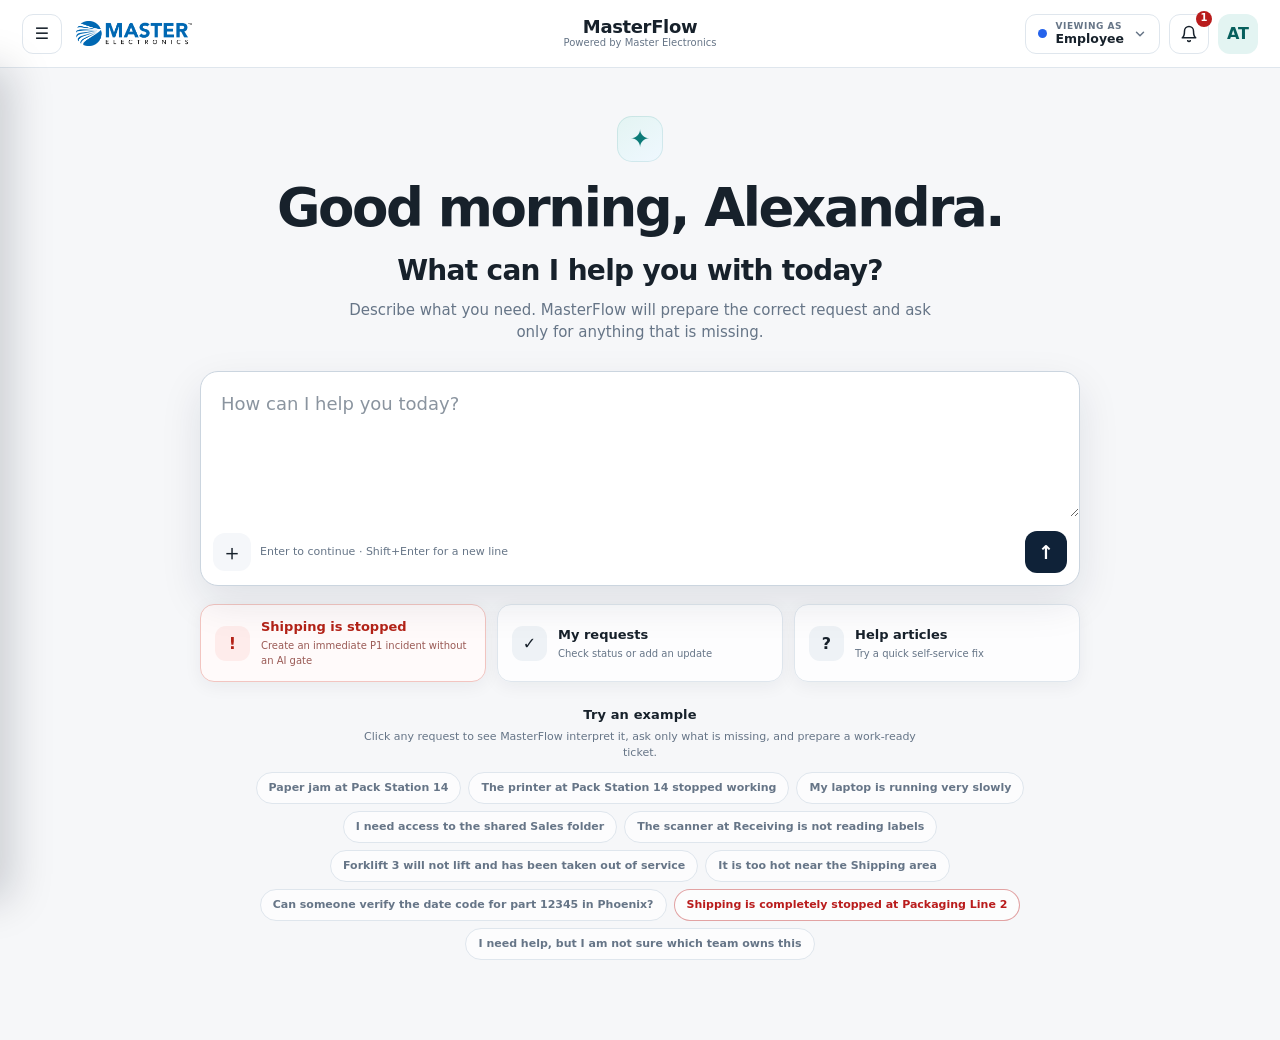
<file: index.html>
<!doctype html>
<html lang="en">
<head>
  <meta charset="utf-8">
  <meta http-equiv="Cache-Control" content="no-store, no-cache, must-revalidate, max-age=0">
  <meta http-equiv="Pragma" content="no-cache">
  <meta http-equiv="Expires" content="0">
  <meta name="viewport" content="width=device-width, initial-scale=1">
  <meta name="description" content="MasterFlow prototype: simple AI-assisted internal request intake and operational work routing.">
  <title>MasterFlow - Home</title>
  <link rel="stylesheet" href="assets/css/styles.css?v=rc3">
</head>
<body class="page-home" data-page="home">
  <div class="content-shell">
    <main>
      <section class="home-stage" aria-labelledby="homeTitle">
        <div class="home-symbol" aria-hidden="true">✦</div>
        <h1 id="homeTitle">Good morning, Alexandra.</h1>
        <h2 class="home-question">What can I help you with today?</h2>
        <p>Describe what you need. MasterFlow will prepare the correct request and ask only for anything that is missing.</p>

        <div class="request-canvas" id="requestCanvas">
          <section class="chat-panel" id="chatPanel" aria-live="polite" aria-label="MasterFlow conversation">
            <div class="chat-panel-header">
              <div>
                <strong>MasterFlow Assistant</strong>
                <small>Building your request as you answer</small>
              </div>
              <div class="chat-panel-header-right">
                <span class="chat-status">● Ready</span>
                <div class="chat-exit-actions">
                  <button type="button" class="chat-exit" data-solved>I solved it</button>
                  <button type="button" class="chat-exit chat-exit-cancel" data-cancel-request>Cancel</button>
                </div>
              </div>
            </div>

            <div class="request-canvas-grid">
              <div class="conversation-pane">
                <div class="chat-body" id="chatBody"></div>
              </div>

              <aside class="understanding-panel" id="understandingPanel" aria-label="Live request understanding">
                <div class="understanding-header">
                  <div>
                    <strong>Live Understanding</strong>
                    <small>Updates as MasterFlow learns more</small>
                  </div>
                  <span class="understanding-percent" id="understandingPercent">0%</span>
                </div>

                <div class="understanding-progress" role="progressbar" aria-label="Required information collected" aria-valuemin="0" aria-valuemax="100" aria-valuenow="0">
                  <span id="understandingProgress"></span>
                </div>

                <dl class="understanding-list">
                  <div>
                    <dt>Request</dt>
                    <dd id="understandingRequest">Not determined yet</dd>
                  </div>
                  <div>
                    <dt>Route</dt>
                    <dd id="understandingRoute">Pending</dd>
                  </div>
                  <div>
                    <dt>Priority</dt>
                    <dd id="understandingPriority">Pending</dd>
                  </div>
                  <div>
                    <dt>Confidence</dt>
                    <dd id="understandingConfidence">0%</dd>
                  </div>
                  <div>
                    <dt>Routing status</dt>
                    <dd><span class="badge" id="understandingRoutingStatus">Pending</span></dd>
                  </div>
                  <div>
                    <dt>Required details</dt>
                    <dd id="understandingCollected">0 of 0</dd>
                  </div>
                  <div>
                    <dt>Next needed</dt>
                    <dd id="understandingNeeded">Describe your request</dd>
                  </div>
                </dl>

                <div class="understanding-impact">
                  <small>Likely business impact</small>
                  <p id="understandingImpact">MasterFlow will summarize the impact here.</p>
                </div>
              </aside>
            </div>
          </section>

          <div class="request-composer" id="requestComposer">
            <textarea id="askInput" rows="3" aria-label="Describe what you need" placeholder="How can I help you today?"></textarea>
            <div class="composer-footer">
              <div class="composer-left">
                <button class="attach-button" id="attachButton" type="button" aria-label="Add an attachment" title="Add an attachment">＋</button>
                <span class="composer-hint">Enter to continue · Shift+Enter for a new line</span>
              </div>
              <div class="composer-right">
                <button class="send-button" id="askButton" type="button" aria-label="Continue to Smart Request" title="Continue">↑</button>
              </div>
            </div>
            <div class="request-suggestions" id="requestSuggestions" aria-live="polite"></div>
          </div>
        </div>

        <div class="home-shortcuts" aria-label="Quick actions">
          <button class="home-shortcut critical" id="criticalHomeButton" type="button">
            <span class="shortcut-icon">!</span>
            <span><strong>Shipping is stopped</strong><small>Create an immediate P1 incident without an AI gate</small></span>
          </button>
          <a class="home-shortcut" href="my-tickets.html">
            <span class="shortcut-icon">✓</span>
            <span><strong>My requests</strong><small>Check status or add an update</small></span>
          </a>
          <a class="home-shortcut" href="help-articles.html">
            <span class="shortcut-icon">?</span>
            <span><strong>Help articles</strong><small>Try a quick self-service fix</small></span>
          </a>
        </div>

        <div class="prompt-examples-block" aria-labelledby="tryExampleLabel">
          <div class="prompt-examples-head">
            <strong id="tryExampleLabel">Try an example</strong>
            <small>Click any request to see MasterFlow interpret it, ask only what is missing, and prepare a work-ready ticket.</small>
          </div>
          <div class="prompt-examples" aria-label="Example requests">
            <button type="button" data-example="Paper jam at Pack Station 14">Paper jam at Pack Station 14</button>
            <button type="button" data-example="The printer at Pack Station 14 stopped working">The printer at Pack Station 14 stopped working</button>
            <button type="button" data-example="My laptop is running very slowly">My laptop is running very slowly</button>
            <button type="button" data-example="I need access to the shared Sales folder">I need access to the shared Sales folder</button>
            <button type="button" data-example="The scanner at Receiving is not reading labels">The scanner at Receiving is not reading labels</button>
            <button type="button" data-example="Forklift 3 will not lift and has been taken out of service">Forklift 3 will not lift and has been taken out of service</button>
            <button type="button" data-example="It is too hot near the Shipping area">It is too hot near the Shipping area</button>
            <button type="button" data-example="Can someone verify the date code for part 12345 in Phoenix?">Can someone verify the date code for part 12345 in Phoenix?</button>
            <button type="button" data-example="Shipping is completely stopped at Packaging Line 2" class="prompt-example-critical">Shipping is completely stopped at Packaging Line 2</button>
            <button type="button" data-example="I need help, but I am not sure which team owns this">I need help, but I am not sure which team owns this</button>
          </div>
        </div>
      </section>
    </main>
  </div>

  <script src="assets/js/store.js?v=rc3" defer></script>
  <script src="assets/js/layout.js?v=rc3" defer></script>
  <script src="assets/js/templates.js?v=rc3" defer></script>
  <script src="assets/js/request-engine.js?v=rc3" defer></script>
  <script src="assets/js/request-engine-v2.js?v=rc3" defer></script>
  <script src="assets/js/pages/home.js?v=rc3" defer></script>
</body>
</html>
</file>
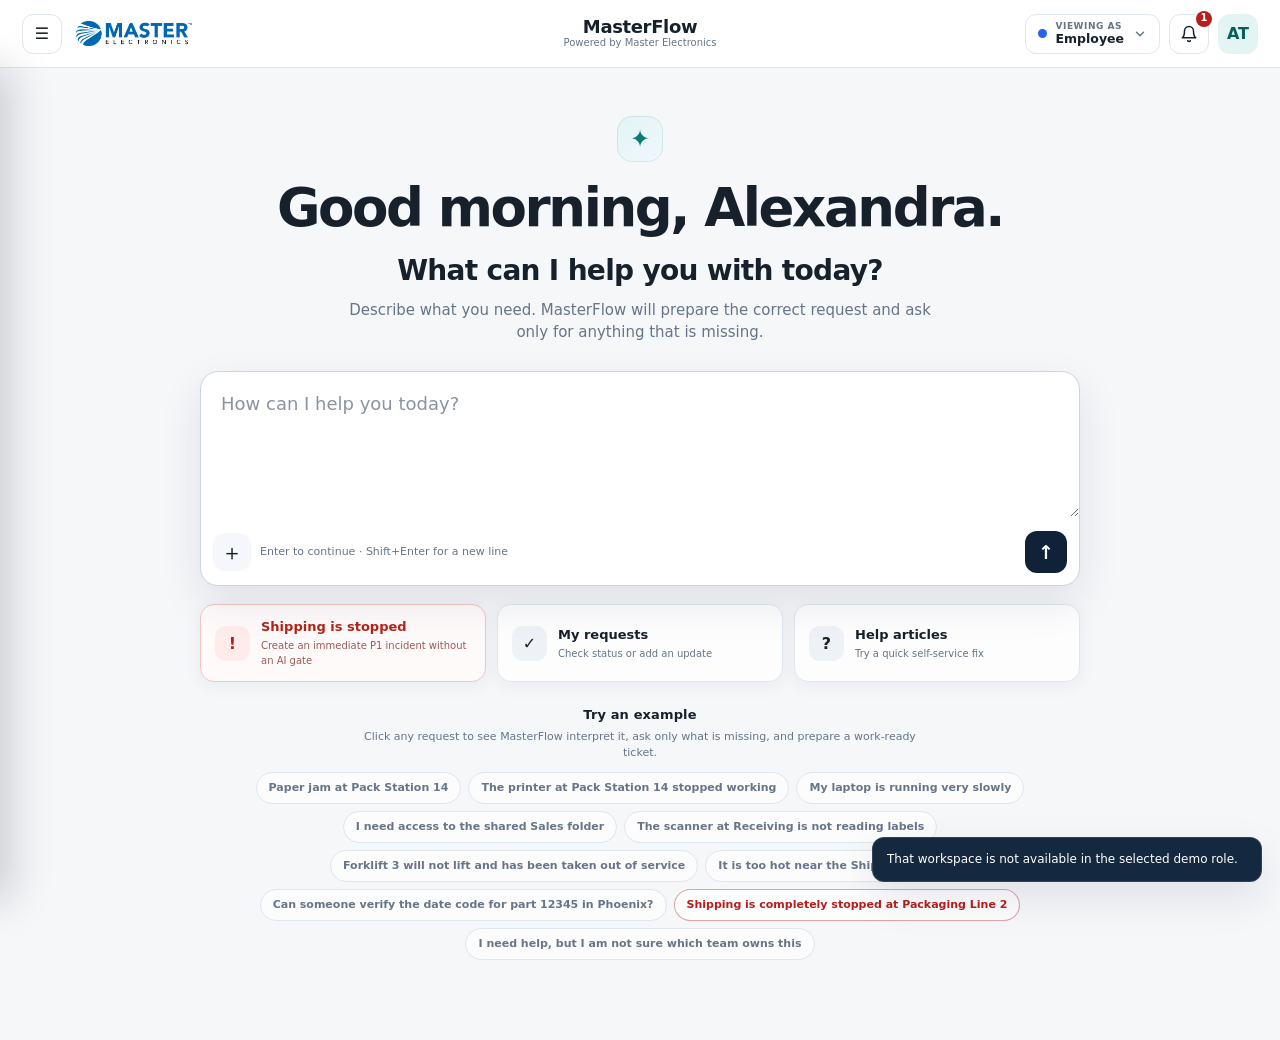
<file: admin-migration.html>
<!doctype html>
<html lang="en">
<head>
  <meta charset="utf-8">
  <meta http-equiv="Cache-Control" content="no-store, no-cache, must-revalidate, max-age=0">
  <meta http-equiv="Pragma" content="no-cache">
  <meta http-equiv="Expires" content="0">
  <meta name="viewport" content="width=device-width, initial-scale=1">
  <title>MasterFlow - ServiceNow Transition</title>
  <link rel="stylesheet" href="assets/css/styles.css?v=rc3">
  <link rel="stylesheet" href="assets/css/ADMIN_APPEND.css?v=rc3">
  <link rel="stylesheet" href="assets/css/TRANSITION_APPEND.css?v=rc3">
</head>

<body class="workspace-page" data-page="admin-migration">
  <div class="content-shell">
    <main>
      <div class="page-heading">
        <div>
          <div class="eyebrow">ServiceNow transition</div>
          <h1>ServiceNow Transition Status</h1>
          <p id="transitionScope">Where the move from ServiceNow to MasterFlow stands — what has moved, what remains, what is blocked, and what happens next.</p>
        </div>
        <div class="page-actions">
          <a class="btn btn-secondary" href="project-summary.html">Transition strategy</a>
          <span class="badge badge-blue" id="transitionRoleBadge">Enterprise view</span>
        </div>
      </div>

      <div class="notice notice-info">
        <span aria-hidden="true">i</span>
        <div>
          <strong>Prototype reporting simulation with modeled data.</strong>
          <p>MasterFlow is not connected to a live ServiceNow instance. The status, counts, mapping, and reconciliation below model exactly how a production transition would report progress. The proposed production execution approach (APIs, waves, delta sync, rollback) is described in the Project Summary. No real Master Electronics records have been migrated.</p>
        </div>
      </div>

      <section class="kpi-grid mt-18" id="transitionKpis" aria-label="Transition summary"></section>

      <div class="card mt-18" id="remainsCard">
        <div class="card-header">
          <div>
            <h2>What remains in ServiceNow</h2>
            <p>Discovered records by object type, and how far each has progressed toward MasterFlow.</p>
          </div>
          <span class="badge badge-gray" id="remainsScopeBadge"></span>
        </div>
        <div class="table-wrap">
          <table>
            <thead>
              <tr>
                <th>Object type</th><th>Discovered</th><th>Mapped</th><th>Migrated</th><th>Validated</th>
                <th>Remaining</th><th title="Non-blocking issues to review">Warnings</th><th title="Must be resolved before cutover">Blocking</th><th>Next-action owner</th>
              </tr>
            </thead>
            <tbody id="remainsBody"></tbody>
          </table>
        </div>
      </div>

      <div class="card mt-18">
        <div class="card-header">
          <div>
            <h2>Queue-level transition status</h2>
            <p id="queueScopeNote">Readiness for each queue: ticket counts, mapping completeness, validation, blockers, and the next required action.</p>
          </div>
          <select class="control" id="queueFilter" aria-label="Filter queues">
            <option value="all">All queues</option>
            <option value="ready">Ready</option>
            <option value="progress">In progress</option>
            <option value="mapping">Needs mapping</option>
            <option value="blocked">Blocked</option>
            <option value="validation">Validation required</option>
          </select>
        </div>
        <div class="table-wrap">
          <table>
            <thead>
              <tr>
                <th>Queue</th><th>Queue Manager</th><th>SN tickets</th><th>Open</th><th>Historical</th>
                <th>Mapped</th><th>Remaining</th><th>Category map</th><th>User map</th><th>SLA map</th><th>Validation</th><th>Readiness</th><th>Next action</th>
              </tr>
            </thead>
            <tbody id="queueStatusBody"></tbody>
          </table>
        </div>
      </div>

      <div class="card mt-18">
        <div class="card-header">
          <div>
            <h2>ServiceNow ticket inventory</h2>
            <p>Tickets still in ServiceNow, with their proposed MasterFlow destination and migration status.</p>
          </div>
          <span class="badge badge-gray" id="snTicketCount">0 shown</span>
        </div>
        <div class="card-body">
          <div class="toolbar">
            <div class="toolbar-left">
              <input class="control search-control" id="snSearch" type="search" placeholder="Search ticket, requester, department, category, or queue" aria-label="Search ServiceNow tickets">
            </div>
            <div class="toolbar-right">
              <select class="control" id="snStatusFilter" aria-label="Filter by migration status">
                <option value="all">All statuses</option>
                <option value="Ready">Ready</option>
                <option value="Mapping required">Mapping required</option>
                <option value="Validating">Validating</option>
                <option value="Migrated">Migrated</option>
                <option value="Blocked">Blocked</option>
              </select>
            </div>
          </div>
          <div class="table-wrap">
            <table>
              <thead>
                <tr>
                  <th>SN number</th><th>Short description</th><th>Requester</th><th>Assignment group</th>
                  <th>Status</th><th>Priority</th><th>Age</th><th>Proposed category</th><th>Proposed queue</th><th>Owner</th><th>Confidence</th><th>Wave</th><th>Migration</th>
                </tr>
              </thead>
              <tbody id="snTicketBody"></tbody>
            </table>
          </div>
        </div>
      </div>

      <div class="grid grid-2 mt-18">
        <div class="card">
          <div class="card-header">
            <div>
              <h2>Reconciliation</h2>
              <p>Source counts compared with imported counts. Failed records are quarantined, never hidden.</p>
            </div>
          </div>
          <div class="card-body">
            <div class="val-bar-track"><div class="val-bar-fill" id="reconBar"></div></div>
            <div class="val-legend" id="reconLegend"></div>
            <ul class="mig-note-list" id="reconNotes"></ul>
          </div>
        </div>

        <div class="card">
          <div class="card-header">
            <div>
              <h2>Migration waves</h2>
              <p>The transition runs in controlled waves. The current wave and next milestone are shown below.</p>
            </div>
          </div>
          <div class="card-body">
            <div id="wavesBody"></div>
          </div>
        </div>
      </div>

      <div class="card mt-18">
        <div class="card-header">
          <div>
            <h2>Action center</h2>
            <p>Exactly what needs attention, who owns it, and what to do next.</p>
          </div>
          <span class="badge badge-amber" id="actionCount">0 open</span>
        </div>
        <div class="card-body">
          <div id="actionBody"></div>
        </div>
      </div>

      <details class="card mt-18" id="fieldMappingCard">
        <summary class="transition-summary">
          <h2>Field mapping (ServiceNow → MasterFlow)</h2>
          <span class="muted">Expand to review how each ServiceNow field becomes a MasterFlow field.</span>
        </summary>
        <div class="table-wrap">
          <table>
            <thead>
              <tr><th>ServiceNow field</th><th>MasterFlow field</th><th>Transform</th><th>Required</th><th>Status</th></tr>
            </thead>
            <tbody id="fieldMapBody"></tbody>
          </table>
        </div>
      </details>
    </main>
  </div>

  <script src="assets/js/store.js?v=rc3" defer></script>
  <script src="assets/js/templates.js?v=rc3" defer></script>
  <script src="assets/js/layout.js?v=rc3" defer></script>
  <script src="assets/js/pages/admin-migration.js?v=rc3" defer></script>
</body>
</html>
</file>
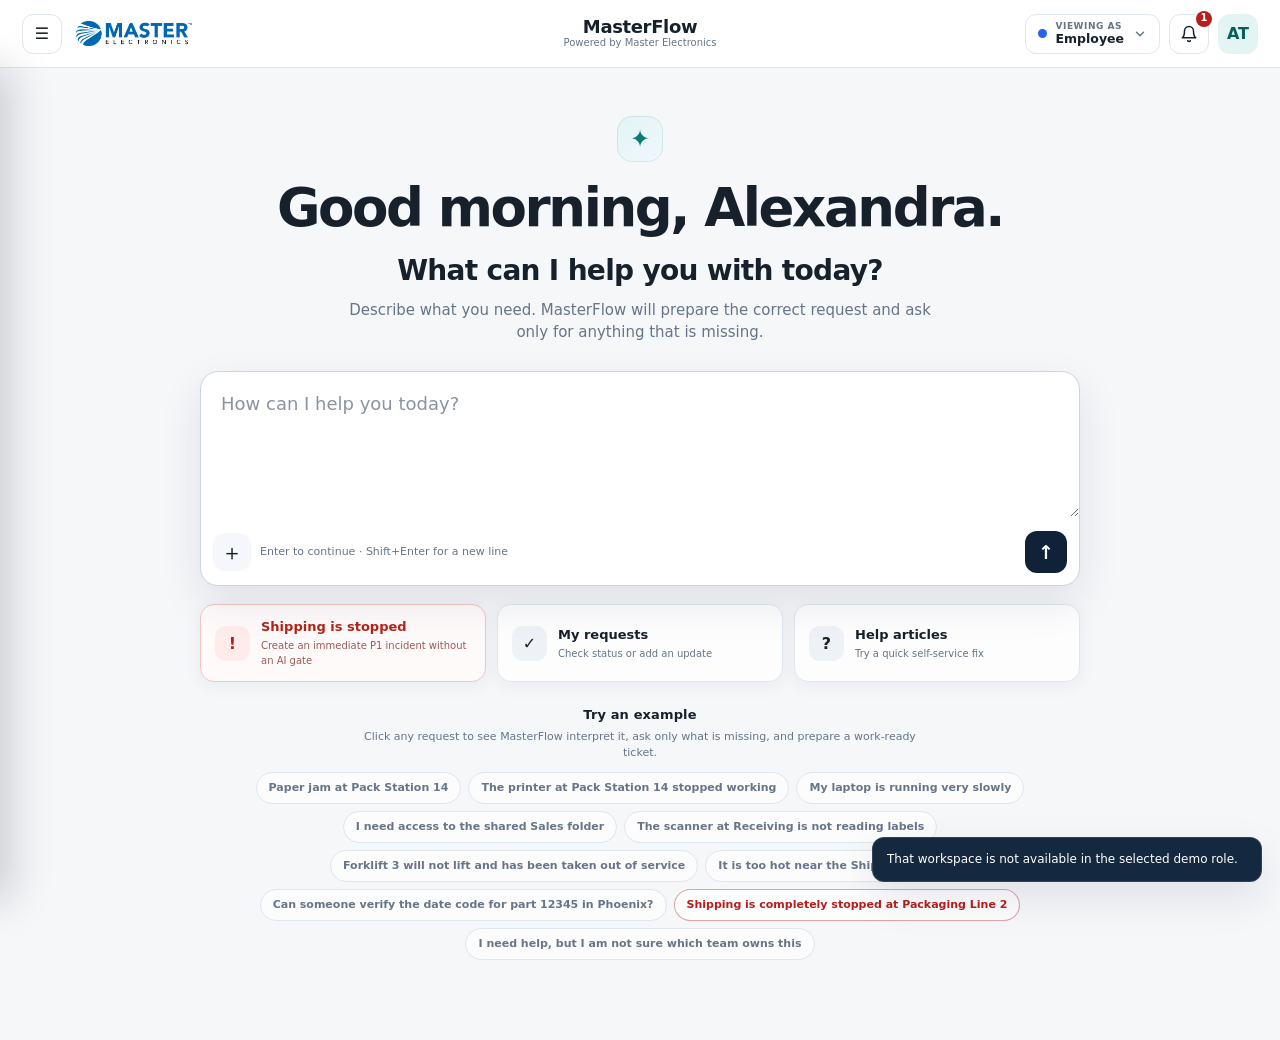
<file: admin-rules-access.html>
<!doctype html>
<html lang="en">
<head>
  <meta charset="utf-8">

  <meta http-equiv="Cache-Control" content="no-store, no-cache, must-revalidate, max-age=0">
  <meta http-equiv="Pragma" content="no-cache">
  <meta http-equiv="Expires" content="0">
  <meta
    name="viewport"
    content="width=device-width, initial-scale=1"
  >

  <meta
    name="description"
    content="MasterFlow enterprise governance for protected settings, approval thresholds, governed proposals, routing rules, and role scope."
  >

  <title>MasterFlow - Platform Governance</title>

  <link
    rel="stylesheet"
    href="assets/css/styles.css?v=rc3"
  >
  <link rel="stylesheet" href="assets/css/PEOPLE_APPEND.css?v=rc3">
</head>

<body
  class="workspace-page"
  data-page="admin"
>
  <div class="content-shell">
    <main>
      <div class="page-heading">
        <div>
          <div class="eyebrow">
            Enterprise administration
          </div>

          <h1>Platform Governance</h1>

          <p>
            Set the boundaries managers can operate within, protect
            company-wide controls, and approve governed request-flow
            changes without manually maintaining every department’s intake.
          </p>
        </div>

        <div class="page-actions">
          <a
            class="btn btn-secondary"
            href="enterprise-triage.html"
          >
            Enterprise Triage
          </a>

          <a
            class="btn btn-secondary"
            href="reporting.html"
          >
            Enterprise Reporting
          </a>

          <span class="badge badge-purple">
            Administrator only
          </span>
        </div>
      </div>

      <div class="notice notice-info">
        <span aria-hidden="true">i</span>

        <div>
          <strong>
            Queue Managers improve their owned flows while the Enterprise
            Administrator protects company-wide controls.
          </strong>

          <p>
            Low-risk wording and recognition changes stay with the Queue
            Manager. Queue, priority, major SLA, approval, P1, and safety
            changes require governed review.
          </p>
        </div>
      </div>

      <section class="card mt-18" id="attentionSection">
        <div class="card-header">
          <div>
            <h2>What needs your attention</h2>
            <p>The exceptions, risk, access, and cost the Enterprise Administrator should act on today.</p>
          </div>
        </div>
        <div class="card-body">
          <div class="attention-grid" id="attentionGrid"></div>
        </div>
      </section>

      <section
        class="kpi-grid mt-18"
        aria-label="Governance summary"
      >
        <article class="kpi">
          <div class="kpi-label">
            Pending governed proposals
          </div>

          <div
            class="kpi-value"
            id="governancePendingCount"
          >
            0
          </div>

          <div class="kpi-meta warn">
            Awaiting Administrator decision
          </div>
        </article>

        <article class="kpi">
          <div class="kpi-label">
            Approved, not published
          </div>

          <div
            class="kpi-value"
            id="governanceApprovedCount"
          >
            0
          </div>

          <div class="kpi-meta">
            Ready to apply
          </div>
        </article>

        <article class="kpi">
          <div class="kpi-label">
            Manager approval limit
          </div>

          <div
            class="kpi-value"
            id="governanceManagerLimit"
          >
            $0
          </div>

          <div class="kpi-meta">
            Higher amounts require escalation
          </div>
        </article>

        <article class="kpi">
          <div class="kpi-label">
            Active guardrails
          </div>

          <div
            class="kpi-value"
            id="governanceGuardrailCount"
          >
            0
          </div>

          <div class="kpi-meta good">
            Routing, approval, confidence, and P1
          </div>
        </article>
      </section>

      <form
        id="adminSettingsForm"
        class="card mt-18"
        novalidate
      >
        <div class="card-header">
          <div>
            <h2>Manager authority and platform thresholds</h2>

            <p>
              Morgan defines which changes managers may complete directly
              and which changes require enterprise review.
            </p>
          </div>

          <button
            class="btn btn-primary"
            type="submit"
          >
            Save guardrails
          </button>
        </div>

        <div class="card-body">
          <div class="field-row-3">
            <div class="field">
              <label for="ticketConfidence">
                Safe-routing confidence (%)
              </label>

              <input
                class="input"
                id="ticketConfidence"
                type="number"
                min="0"
                max="100"
                required
              >

              <small>
                Requests below this threshold route to Morgan Ellis - Triage.
              </small>
            </div>

            <div class="field">
              <label for="p1Response">
                P1 response target (minutes)
              </label>

              <input
                class="input"
                id="p1Response"
                type="number"
                min="1"
                max="120"
                required
              >

              <small>
                Shipping-stopped requests continue using the P1 fast lane.
              </small>
            </div>

            <div class="field">
              <label for="managerApprovalLimit">
                Manager ticket-approval limit ($)
              </label>

              <input
                class="input"
                id="managerApprovalLimit"
                type="number"
                min="0"
                step="1"
                required
              >

              <small>
                Requests at or above this amount require director-level approval.
              </small>
            </div>
          </div>

          <div class="field-row-3 mt-12">
            <div class="field">
              <label for="normalResponse">
                Normal response default (hours)
              </label>

              <input
                class="input"
                id="normalResponse"
                type="number"
                min="0.25"
                max="72"
                step="0.25"
                required
              >

              <small>
                Default response target used by standard requests.
              </small>
            </div>

            <div class="field">
              <label for="normalResolution">
                Normal resolution default (hours)
              </label>

              <input
                class="input"
                id="normalResolution"
                type="number"
                min="1"
                max="720"
                step="1"
                required
              >

              <small>
                Default resolution target used by standard requests.
              </small>
            </div>

            <div class="field">
              <label for="managerResponseSlaDelta">
                Manager response-SLA allowance (hours)
              </label>

              <input
                class="input"
                id="managerResponseSlaDelta"
                type="number"
                min="0"
                max="72"
                step="0.25"
                required
              >

              <small>
                Changes beyond this allowance require Morgan’s approval.
              </small>
            </div>
          </div>

          <div class="field-row mt-12">
            <div class="field">
              <label for="managerResolutionSlaDelta">
                Manager resolution-SLA allowance (hours)
              </label>

              <input
                class="input"
                id="managerResolutionSlaDelta"
                type="number"
                min="0"
                max="720"
                step="1"
                required
              >

              <small>
                Changes beyond this allowance require Morgan’s approval.
              </small>
            </div>

            <div class="notice notice-warning">
              <span aria-hidden="true">!</span>

              <div>
                <strong>
                  Always governed
                </strong>

                <p>
                  Cross-department routing, default priority, approval
                  requirements, P1 behavior, and safety rules always
                  require Morgan.
                </p>
              </div>
            </div>
          </div>
        </div>
      </form>

      <section class="card mt-18">
        <div class="card-header">
          <div>
            <h2>Governed flow proposals</h2>

            <p>
              Approve, reject, and publish protected changes submitted
              through the closed feedback loop.
            </p>
          </div>

          <span
            class="badge badge-amber"
            id="governanceProposalCount"
          >
            0 actions
          </span>
        </div>

        <div
          class="card-body"
          id="governanceProposalList"
          aria-live="polite"
        >
          <div class="empty-state">
            Governed proposals are loading.
          </div>
        </div>
      </section>

      <div class="grid grid-2 mt-18">
        <section class="card">
          <div class="card-header">
            <div>
              <h2>Routing guardrails</h2>

              <p>
                Protected rules controlling queue assignment and human triage.
              </p>
            </div>
          </div>

          <div
            class="card-body"
            id="routingRules"
          ></div>
        </section>

        <section class="card">
          <div class="card-header">
            <div>
              <h2>Approval guardrails</h2>

              <p>
                Active operational approval policies relevant to ticket work.
              </p>
            </div>
          </div>

          <div
            class="card-body"
            id="approvalRules"
          ></div>
        </section>
      </div>

      <section class="card mt-18">
        <div class="card-header">
          <div>
            <h2>Recent governance decisions</h2>

            <p>
              Approved, published, and rejected flow changes remain visible.
            </p>
          </div>

          <span class="badge badge-blue">
            Change visibility
          </span>
        </div>

        <div
          class="card-body"
          id="governanceRecentList"
        >
          <div class="empty-state">
            No governance decisions have been recorded.
          </div>
        </div>
      </section>

      <section class="card mt-18" id="accessRequestsCard">
        <div class="card-header">
          <div>
            <h2>Access requests</h2>
            <p>Requests awaiting your review. Approve, reject, or modify — every decision is audited.</p>
          </div>
          <span class="badge badge-amber" id="paRequestCount">0 pending</span>
        </div>
        <div class="card-body">
          <div id="paRequests"></div>
        </div>
      </section>

      <section class="card mt-18" id="peopleAccessSection">
        <div class="card-header">
          <div>
            <h2>People &amp; Access</h2>
            <p>Search the employee directory, review effective access, and manage queue, category, Flow Studio, reporting, and assignment-rule permissions.</p>
          </div>
          <span class="badge badge-blue">Directory &amp; permissions</span>
        </div>
        <div class="card-body">
          <input class="input" id="paSearch" type="search"
            placeholder="Search by name, email, employee ID, department, team, location, role, queue, or category"
            aria-label="Search employees">
          <div class="pa-directory" id="paDirectory"></div>
        </div>
      </section>

      <section class="card mt-18">
        <div class="card-header">
          <div>
            <h2>Recent access changes</h2>
            <p>Every access change is recorded for audit.</p>
          </div>
        </div>
        <div class="card-body">
          <div id="paAudit"></div>
        </div>
        <div class="card-footer">
          <button class="btn btn-secondary" id="resetSettingsButton" type="button">Reset all demo data</button>
        </div>
      </section>
    </main>
  </div>

  <dialog id="accessProfileDialog" class="access-profile-dialog" aria-labelledby="paProfileTitle">
    <div class="dialog-header">
      <div>
        <div class="eyebrow">Employee access profile</div>
        <h2 id="paProfileTitle">Employee</h2>
        <p id="paProfileMeta"></p>
      </div>
      <button class="close-button" type="button" data-close-profile aria-label="Close">&times;</button>
    </div>
    <div class="dialog-body">
      <div class="pa-profile-grid" id="paProfileFacts"></div>

      <div class="field mt-12">
        <label for="paRolePreset">Global role (preset)</label>
        <select class="select" id="paRolePreset">
          <option>Service Team Member</option>
          <option>Queue Manager</option>
          <option>Enterprise Administrator</option>
        </select>
        <small class="muted">Presets keep access simple; adjust scoped access below when an exception is needed.</small>
      </div>

      <div class="pa-access-cards">
        <div class="pa-access-card">
          <h3>Queue access</h3>
          <div class="pa-checks" id="paQueues"></div>
        </div>
        <div class="pa-access-card">
          <h3>Owned request categories</h3>
          <div class="pa-checks" id="paCategories"></div>
        </div>
        <div class="pa-access-card">
          <h3>Manager authority (per queue)</h3>
          <div class="pa-checks" id="paManagerQueues"></div>
        </div>
        <div class="pa-access-card">
          <h3>Additional authority</h3>
          <label class="pa-toggle"><input type="checkbox" id="paFlowStudio"> Edit &amp; publish owned request flows (Flow Studio)</label>
          <label class="pa-toggle"><input type="checkbox" id="paAssignmentRules"> Manage assignment rules</label>
          <label class="pa-toggle"><input type="checkbox" id="paReporting"> View queue reporting</label>
          <label class="pa-toggle"><input type="checkbox" id="paAdmin"> Enterprise Administrator (company-wide)</label>
        </div>
      </div>

      <div class="pa-effective" id="paEffective">
        <h3>Effective access preview</h3>
        <div id="paEffectiveBody"></div>
      </div>

      <div class="pa-warn" id="paWarn" hidden></div>

      <div class="field mt-12">
        <label for="paReason">Reason for this change (required)</label>
        <textarea class="textarea" id="paReason" rows="2" placeholder="Why is this access changing? Recorded in the audit trail."></textarea>
      </div>
    </div>
    <div class="dialog-footer">
      <button class="btn btn-secondary" type="button" data-close-profile>Cancel</button>
      <button class="btn btn-primary" type="button" id="paSave">Save access</button>
    </div>
  </dialog>

  <dialog id="accessRequestDialog" class="access-request-dialog" aria-labelledby="paReqTitle">
    <div class="dialog-header">
      <div>
        <div class="eyebrow">Access request</div>
        <h2 id="paReqTitle">Request</h2>
        <p id="paReqMeta"></p>
      </div>
      <button class="close-button" type="button" data-close-req aria-label="Close">&times;</button>
    </div>
    <div class="dialog-body">
      <div class="pa-profile-grid" id="paReqFacts"></div>
      <div class="field mt-12">
        <label for="paReqNote">Administrator note (required to reject or modify)</label>
        <textarea class="textarea" id="paReqNote" rows="2"></textarea>
      </div>
    </div>
    <div class="dialog-footer">
      <button class="btn btn-ghost" type="button" id="paReqReject">Reject</button>
      <button class="btn btn-secondary" type="button" id="paReqModify">Modify &amp; approve</button>
      <button class="btn btn-primary" type="button" id="paReqApprove">Approve</button>
    </div>
  </dialog>

  <script
    src="assets/js/store.js?v=rc3"
    defer
  ></script>

  <script
    src="assets/js/templates.js?v=rc3"
    defer
  ></script>

  <script
    src="assets/js/layout.js?v=rc3"
    defer
  ></script>

  <script
    src="assets/js/pages/admin-rules-access.js?v=rc3"
    defer
  ></script>

  <script
    src="assets/js/pages/people-access.js?v=rc3"
    defer
  ></script>
</body>
</html>
</file>
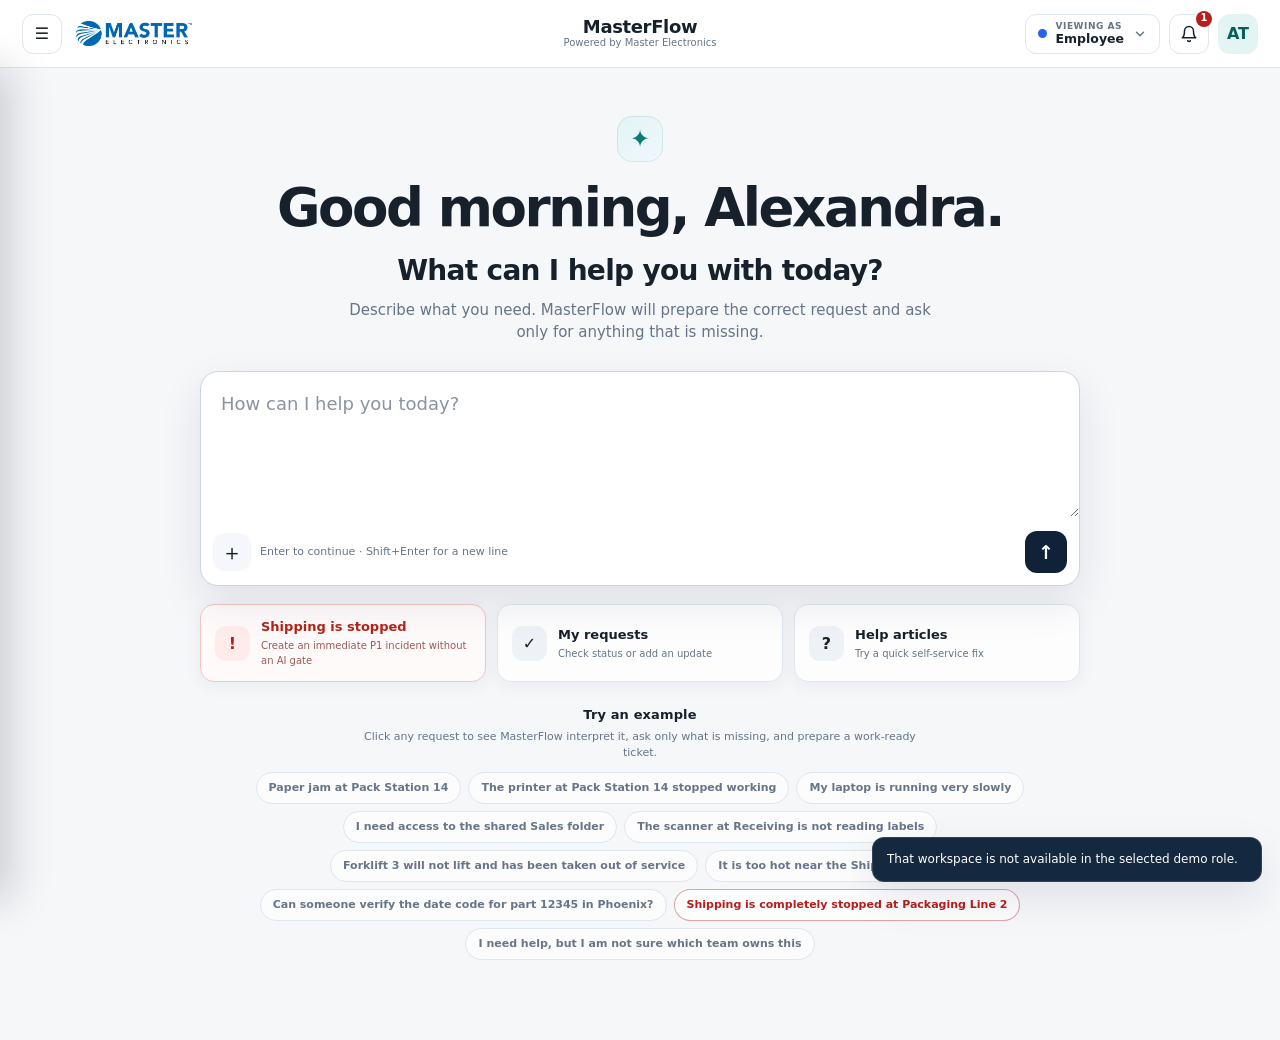
<file: admin-templates.html>
<!doctype html>
<html lang="en">
<head>
  <meta charset="utf-8">
  <meta http-equiv="Cache-Control" content="no-store, no-cache, must-revalidate, max-age=0">
  <meta http-equiv="Pragma" content="no-cache">
  <meta http-equiv="Expires" content="0">
  <meta name="viewport" content="width=device-width, initial-scale=1">
  <title>MasterFlow - Flow Studio</title>

  <link rel="stylesheet" href="assets/css/styles.css?v=rc3">
  <link rel="stylesheet" href="assets/css/ADMIN_APPEND.css?v=rc3">
</head>

<body class="workspace-page" data-page="admin-templates">
  <div class="content-shell">
    <main>

      <div class="flow-studio-heading">
        <div class="flow-studio-title">
          <div class="eyebrow">Queue-owned request flows</div>
          <h1>Flow Studio</h1>
          <p id="roleDescription"></p>

          <div class="flow-studio-title-actions">
            <a href="admin-rules-access.html" class="btn btn-secondary">Governance</a>
            <button id="resetTemplates" class="btn btn-secondary">Reset</button>
          </div>
        </div>

        <aside class="flow-role-panel">
          <div class="flow-role-panel-header">
            <span class="flow-role-eyebrow">Flow Studio scope</span>
            <span class="badge" id="adminRoleBadge">Owned flows</span>
          </div>

          <p class="flow-role-note muted">
            You are improving the request flows your queues own. Scope follows your
            Service Team role — Queue Managers can edit and publish; Service Team
            Members have read-only access.
          </p>

          <div class="flow-role-metrics">
            <span><strong id="visibleFlowCount">0</strong><small id="visibleFlowHint">of 0 flows</small></span>
            <span><strong id="feedbackSignalCount">0</strong><small>feedback signals</small></span>
            <span><strong id="pendingProposalCount">0</strong><small>pending proposals</small></span>
            <span><strong id="governedControlCount">View</strong><small>edit level</small></span>
          </div>

          <div class="flow-role-scope" id="adminRolePermissions"></div>
        </aside>
      </div>

      <div class="notice notice-info">
        <span aria-hidden="true">i</span>
        <div>
          <strong></strong>
          <p></p>
        </div>
      </div>

      <div class="template-manager">
        <aside class="card template-list-card">
          <div class="card-header">
            <div>
              <h2>Request Flows</h2>
              <p id="templateCount">Loading…</p>
            </div>
          </div>

          <div class="card-body">
            <input
              id="templateSearch"
              class="input"
              placeholder="Search..."
            >
            <div id="templateList"></div>
          </div>
        </aside>

        <form id="templateForm" class="card">
          <div class="card-header">
            <div>
              <div class="eyebrow"></div>
              <h2 id="editorTitle"></h2>
              <p></p>
            </div>
          </div>
          <div class="card-body">
            <div id="templateEditorBody"></div>
            <button type="submit" class="btn btn-primary">Save</button>
          </div>
        </form>
      </div>

    </main>
  </div>

  <script src="assets/js/store.js?v=rc3" defer></script>
  <script src="assets/js/templates.js?v=rc3" defer></script>
  <script src="assets/js/layout.js?v=rc3" defer></script>
  <script src="assets/js/request-engine.js?v=rc3" defer></script>
  <script src="assets/js/request-engine-v2.js?v=rc3" defer></script>
  <script src="assets/js/pages/admin-templates.js?v=rc3" defer></script>
  <script src="assets/js/pages/admin-flow-studio.js?v=rc3" defer></script>
  <script src="assets/js/pages/admin-flow-feedback.js?v=rc3" defer></script>
</body>
</html>
</file>
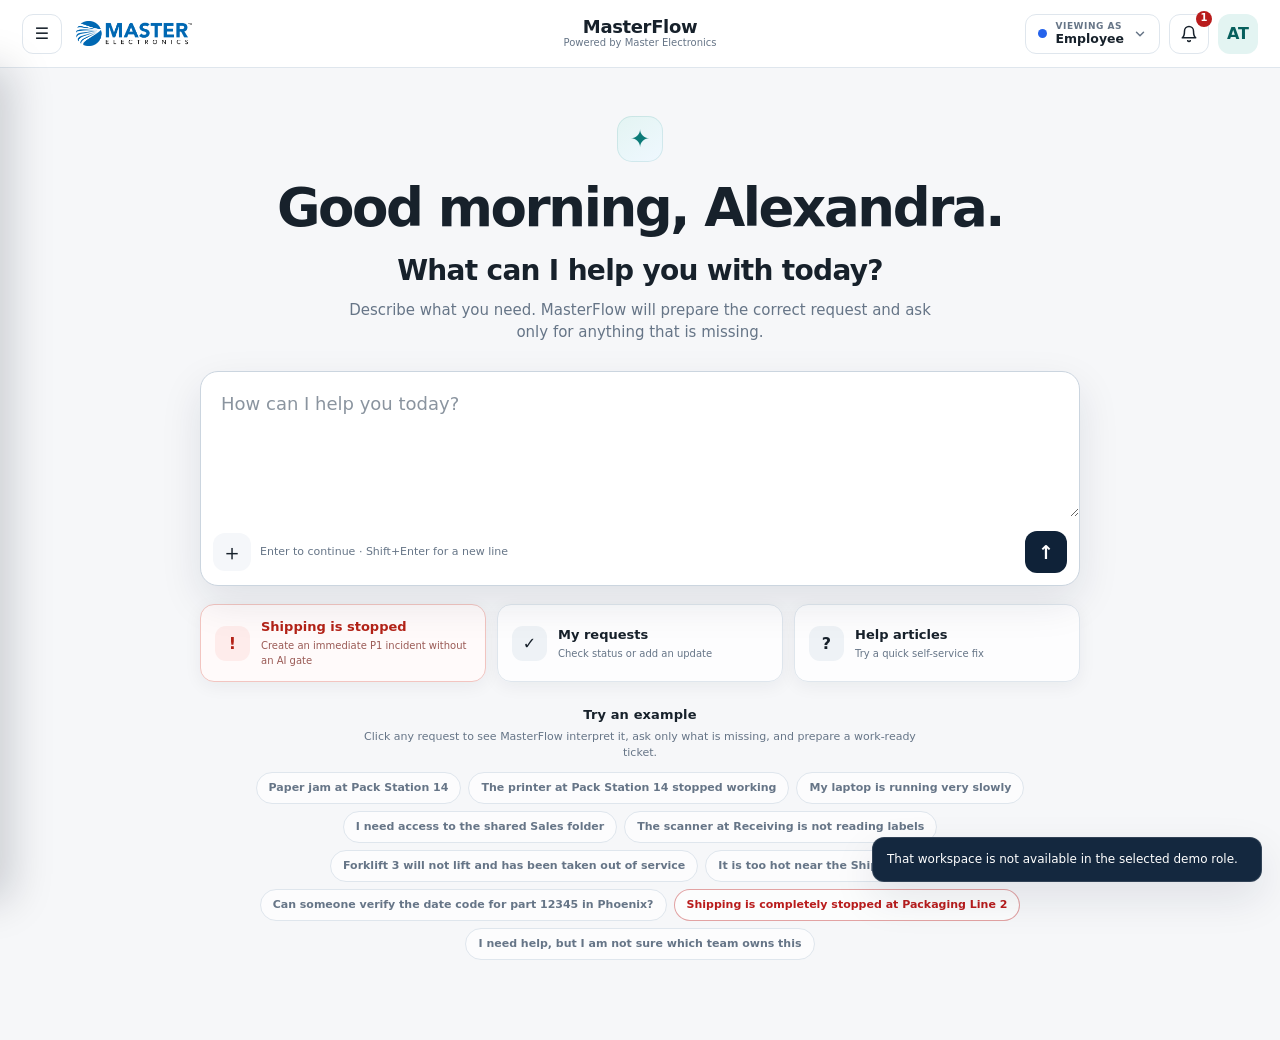
<file: assigned-work.html>
<!doctype html>
<html lang="en">
<head>
  <meta charset="utf-8">
  <meta http-equiv="Cache-Control" content="no-store, no-cache, must-revalidate, max-age=0">
  <meta http-equiv="Pragma" content="no-cache">
  <meta http-equiv="Expires" content="0">
  <meta name="viewport" content="width=device-width, initial-scale=1">
  <meta
    name="description"
    content="MasterFlow Work Center for prioritized receiver and team ticket operations."
  >
  <title>MasterFlow - Work Center</title>
  <link rel="stylesheet" href="assets/css/styles.css?v=rc3">
  <link rel="stylesheet" href="assets/css/WORK_CENTER_APPEND.css?v=rc3">
</head>

<body class="workspace-page work-center-page" data-page="assigned-work">
  <div class="content-shell">
    <main>
      <div class="page-heading">
        <div>
          <div class="eyebrow">
            Service Team operations
            <span class="workcenter-persona-badge" id="workCenterPersonaBadge" hidden></span>
          </div>
          <h1>Work Center</h1>
          <p>
            Understand what matters, begin work, communicate, and resolve tickets
            without searching through raw ticket fields.
          </p>
        </div>

        <div class="page-actions">
          <a class="btn btn-secondary" href="ticket-queues.html">Queue Manager</a>
          <button class="btn btn-danger" type="button" data-open-critical>
            + Create P1 incident
          </button>
        </div>
      </div>

      <section class="card work-view-card" aria-label="Work Center views">
        <div class="card-body">
          <div class="work-view-tabs" role="tablist" aria-label="Choose a work view">
            <button class="work-view-button active" type="button" data-work-view="recommended" role="tab" aria-selected="true">
              <span>Recommended</span>
              <strong id="count-recommended">0</strong>
            </button>
            <button class="work-view-button" type="button" data-work-view="mine" role="tab" aria-selected="false">
              <span>My work</span>
              <strong id="count-mine">0</strong>
            </button>
            <button class="work-view-button" type="button" data-work-view="team" role="tab" aria-selected="false">
              <span>Team work</span>
              <strong id="count-team">0</strong>
            </button>
            <button class="work-view-button" type="button" data-work-view="unassigned" role="tab" aria-selected="false">
              <span>Needs assignment</span>
              <strong id="count-unassigned">0</strong>
            </button>
            <button class="work-view-button" type="button" data-work-view="risk" role="tab" aria-selected="false">
              <span>SLA risk</span>
              <strong id="count-risk">0</strong>
            </button>
            <button class="work-view-button" type="button" data-work-view="waiting" role="tab" aria-selected="false">
              <span>Waiting on requester</span>
              <strong id="count-waiting">0</strong>
            </button>
            <button class="work-view-button" type="button" data-work-view="completed" role="tab" aria-selected="false">
              <span>Completed</span>
              <strong id="count-completed">0</strong>
            </button>
          </div>
        </div>
      </section>

      <section class="card work-priority-card mt-18" id="recommendedSection">
        <div class="card-header">
          <div>
            <h2>Work these next</h2>
            <p>
              Ranked by operational impact, SLA timing, ownership, and whether
              the Service Team can act now.
            </p>
          </div>
          <span class="badge badge-teal">AI prioritized</span>
        </div>
        <div class="card-body">
          <div class="work-list" id="recommendedWorkList" aria-live="polite"></div>
        </div>
      </section>

      <section class="card mt-18" id="teamQueueSection" hidden>
        <div class="card-header">
          <div>
            <h2>Team queue health</h2>
            <p>Select a queue to narrow the Work Center to that team.</p>
          </div>
          <span class="badge badge-blue">Authorized queues</span>
        </div>
        <div class="card-body">
          <div class="queue-grid" id="workCenterQueueCards" aria-label="Team queue summary"></div>
        </div>
      </section>

      <section class="card mt-18">
        <div class="card-header">
          <div>
            <h2 id="workListTitle">Prioritized work</h2>
            <p id="workListDescription">
              MasterFlow ranks active tickets by operational impact, SLA timing,
              ownership, and readiness.
            </p>
          </div>
          <span class="badge badge-gray" id="visibleTicketCount">0 shown</span>
        </div>

        <div class="card-body">
          <div class="toolbar">
            <div class="toolbar-left">
              <input
                class="control search-control"
                id="workCenterSearch"
                type="search"
                placeholder="Search tickets, queues, people, or status"
                aria-label="Search Work Center tickets"
              >
            </div>
            <div class="toolbar-right">
              <select class="control" id="workCenterQueueFilter" aria-label="Filter by queue">
                <option value="all">All authorized queues</option>
              </select>
            </div>
          </div>

          <div class="work-list" id="workCenterList" aria-live="polite"></div>

          <details class="work-table-details">
            <summary>Show detailed ticket table</summary>
            <div class="table-wrap">
              <table>
                <thead>
                  <tr>
                    <th>Ticket</th>
                    <th>Priority</th>
                    <th>Status</th>
                    <th>Queue</th>
                    <th>Owner</th>
                    <th>SLA</th>
                    <th>Action</th>
                  </tr>
                </thead>
                <tbody id="workCenterTableBody"></tbody>
              </table>
            </div>
          </details>
        </div>
      </section>
    </main>
  </div>

  <dialog id="receiverTicketDialog" class="receiver-ticket-dialog" aria-labelledby="receiverTicketTitle">
    <div class="dialog-header receiver-dialog-header">
      <div>
        <div class="receiver-dialog-badges">
          <span class="badge badge-gray" id="receiverStatusBadge">Status</span>
          <span class="badge badge-gray" id="receiverRoutingBadge">Routing readiness</span>
          <span class="badge badge-gray" id="receiverWorkBadge">Work readiness</span>
        </div>
        <h2 id="receiverTicketTitle">Ticket</h2>
        <p id="receiverTicketSubtitle"></p>
      </div>
      <button class="close-button" type="button" data-close-receiver-ticket aria-label="Close">x</button>
    </div>

    <div class="dialog-body receiver-dialog-body">
      <section class="receiver-brief-hero">
        <div>
          <div class="eyebrow">Receiver Brief</div>
          <h3 id="receiverBriefHeadline">What the Service Team needs to know</h3>
          <p id="receiverBriefSummary"></p>
        </div>
        <div class="receiver-brief-owner">
          <small>Current owner</small>
          <strong id="receiverCurrentOwner">Unassigned</strong>
          <span id="receiverSlaLabel">No SLA set</span>
        </div>
      </section>

      <div class="receiver-brief-grid">
        <section class="receiver-brief-section">
          <h3>Requested outcome</h3>
          <p id="receiverRequestedOutcome"></p>
        </section>
        <section class="receiver-brief-section">
          <h3>Observed situation</h3>
          <p id="receiverObservedSituation"></p>
        </section>
        <section class="receiver-brief-section">
          <h3>Scope and business impact</h3>
          <p id="receiverScopeImpact"></p>
        </section>
        <section class="receiver-brief-section">
          <h3>Safety or containment</h3>
          <p id="receiverSafetyContainment"></p>
        </section>
        <section class="receiver-brief-section receiver-brief-wide">
          <h3>Information collected</h3>
          <div class="receiver-identifier-list" id="receiverIdentifiers"></div>
        </section>
        <section class="receiver-brief-section receiver-brief-wide">
          <h3>Information gaps</h3>
          <div id="receiverInformationGaps"></div>
        </section>
      </div>

      <section class="receiver-first-action">
        <div>
          <small>Suggested first action</small>
          <strong id="receiverSuggestedAction"></strong>
        </div>
        <button class="btn btn-ghost btn-sm" type="button" id="receiverFeedbackButton">
          Suggest a flow improvement
        </button>
      </section>

      <section class="receiver-approval-summary" id="receiverApprovalSummary" hidden>
        <div>
          <small>Approval route</small>
          <strong id="receiverApprovalRoute">Department manager</strong>
          <p id="receiverApprovalStatusText"></p>
        </div>
        <span class="badge badge-amber" id="receiverApprovalBadge">Approval required</span>
      </section>

      <section class="receiver-action-panel" id="receiverActionPanel">
        <div class="receiver-action-header">
          <div>
            <h3>Work the ticket</h3>
            <p>Choose an action and add a clear update when communication is required.</p>
          </div>
        </div>

        <div class="receiver-assignment-row">
          <button class="btn btn-primary btn-sm" type="button" id="receiverClaimTicket">Claim ticket</button>
          <select class="select" id="receiverAssigneeSelect" aria-label="Assign ticket to a team member"></select>
          <button class="btn btn-secondary btn-sm" type="button" id="receiverAssignTicket">Assign ticket</button>
          <button class="btn btn-secondary btn-sm" type="button" id="receiverStartWork">Start work</button>
        </div>

        <div class="field mt-12">
          <label for="receiverActionNote">Update or resolution note</label>
          <textarea
            class="textarea"
            id="receiverActionNote"
            placeholder="Add the information the requester or team needs to move the ticket forward."
          ></textarea>
        </div>

        <div class="field mt-12" id="receiverAttachmentField"></div>

        <div class="receiver-action-buttons">
          <button class="btn btn-primary btn-sm" type="button" id="receiverSendApproval" hidden>Send for approval</button>
          <button class="btn btn-secondary btn-sm" type="button" id="receiverRequestInfo">Request more information</button>
          <button class="btn btn-secondary btn-sm" type="button" id="receiverAddUpdate">Add update</button>
          <button class="btn btn-primary btn-sm" type="button" id="receiverResolveTicket">Resolve ticket</button>
          <button class="btn btn-ghost btn-sm" type="button" id="receiverCloseNoAction">Close without action</button>
          <button class="btn btn-secondary btn-sm" type="button" id="receiverReopenTicket" hidden>Reopen ticket</button>
        </div>
      </section>

      <section class="receiver-cost-summary" id="receiverCostSummary" hidden>
        <div class="receiver-section-heading">
          <div>
            <h3>Cost &amp; outcome</h3>
            <p>Internal cost detail — visible to the Service Team, Queue Managers, and Administrators only.</p>
          </div>
        </div>
        <div id="receiverCostBody"></div>
      </section>

      <section class="receiver-timeline-section">
        <div class="receiver-section-heading">
          <div>
            <h3>Timeline</h3>
            <p>Communication, ownership, and status changes remain in one history.</p>
          </div>
        </div>
        <div class="receiver-timeline" id="receiverTimeline"></div>
      </section>

      <details class="receiver-technical-details">
        <summary>Show routing and technical details</summary>
        <div class="detail-grid mt-12" id="receiverTechnicalDetails"></div>
      </details>
    </div>

    <div class="dialog-footer">
      <button class="btn btn-secondary" type="button" id="receiverFlowStudio">Open in Flow Studio</button>
      <button class="btn btn-secondary" type="button" data-close-receiver-ticket>Close</button>
    </div>
  </dialog>

  <dialog id="closeNoActionDialog" aria-labelledby="closeNoActionTitle">
    <form method="dialog" id="closeNoActionForm">
      <div class="dialog-header">
        <div>
          <h2 id="closeNoActionTitle">Close without action</h2>
          <p>This does not count as a successful resolution. The requester will see the reason and your explanation.</p>
        </div>
        <button class="close-button" type="button" data-close-noaction aria-label="Close">&times;</button>
      </div>
      <div class="dialog-body">
        <div class="field">
          <label for="closeNoActionReason">Closure reason</label>
          <select class="select" id="closeNoActionReason" required>
            <option value="">Choose a reason</option>
            <option>Duplicate request</option>
            <option>Request withdrawn</option>
            <option>Already resolved</option>
            <option>Unable to reproduce</option>
            <option>Outside this team's scope</option>
            <option>Insufficient information after follow-up</option>
            <option>Request is not actionable</option>
            <option>No action is possible</option>
            <option>Invalid request</option>
            <option>Other</option>
          </select>
        </div>
        <div class="field mt-12">
          <label for="closeNoActionExplanation">Explanation for the requester (required)</label>
          <textarea class="textarea" id="closeNoActionExplanation" required rows="4" placeholder="Explain clearly and respectfully why no action is being taken."></textarea>
          <small class="muted">A specific, meaningful explanation is required.</small>
        </div>
      </div>
      <div class="dialog-footer">
        <button class="btn btn-secondary" type="button" data-close-noaction>Cancel</button>
        <button class="btn btn-danger" id="confirmCloseNoAction" type="button">Close without action</button>
      </div>
    </form>
  </dialog>

  <dialog id="costDialog" class="cost-dialog" aria-labelledby="costDialogTitle">
    <form method="dialog" id="costForm">
      <div class="dialog-header">
        <div>
          <h2 id="costDialogTitle">Cost &amp; outcome</h2>
          <p id="costDialogSubtitle">Record the actual cost of resolving this ticket. Confirm a cost outcome before resolving.</p>
        </div>
        <button class="close-button" type="button" data-close-cost aria-label="Close">&times;</button>
      </div>
      <div class="dialog-body">
        <div class="field">
          <label for="costResolutionNote" id="costResolutionNoteLabel">Resolution note (required)</label>
          <textarea class="textarea" id="costResolutionNote" rows="2" placeholder="What was done to resolve this?"></textarea>
        </div>

        <div class="field">
          <label for="costStatus">Cost outcome (required)</label>
          <select class="select" id="costStatus" required>
            <option value="">Choose a cost outcome…</option>
            <option value="none">No direct cost — record an intentional $0 outcome</option>
            <option value="recorded">Cost recorded — enter the actual spend</option>
            <option value="pending">Cost pending final invoice</option>
          </select>
        </div>

        <div class="cost-estimate-row" id="costEstimateRow" hidden>
          <span>Approved estimate</span>
          <strong id="costEstimateValue">$0.00</strong>
        </div>

        <div id="costDetails" hidden>
          <div class="cost-items" id="costItems"></div>
          <button class="btn btn-ghost btn-sm" type="button" id="costAddItem">+ Add cost item</button>

          <div class="assignment-form-grid mt-12">
            <div class="field">
              <label for="costLaborHours">Labor hours (optional)</label>
              <input class="input" id="costLaborHours" type="number" min="0" step="0.25" placeholder="0">
            </div>
            <div class="field">
              <label for="costLaborRate">Internal labor rate $/hr (optional)</label>
              <input class="input" id="costLaborRate" type="number" min="0" step="1" placeholder="75">
            </div>
          </div>
          <div class="assignment-form-grid">
            <div class="field">
              <label for="costVendor">Vendor / supplier (optional)</label>
              <input class="input" id="costVendor" type="text" placeholder="Example: CDW">
            </div>
            <div class="field">
              <label for="costAsset">Asset action (optional)</label>
              <select class="select" id="costAsset">
                <option value="">Not applicable</option>
                <option>Replaced</option>
                <option>Repaired</option>
              </select>
            </div>
          </div>
          <div class="assignment-form-grid">
            <div class="field">
              <label for="costPo">PO / reference number (optional)</label>
              <input class="input" id="costPo" type="text">
            </div>
            <div class="field">
              <label for="costActual">Actual total this ticket ($)</label>
              <input class="input" id="costActual" type="number" min="0" step="0.01" placeholder="Auto from items + labor">
            </div>
          </div>
          <div class="field">
            <label for="costNotes">Cost notes (optional)</label>
            <textarea class="textarea" id="costNotes" rows="2"></textarea>
          </div>

          <div class="cost-totals" id="costTotals">
            <div><small>Direct spend</small><strong id="costTotalDirect">$0.00</strong></div>
            <div><small>Labor cost</small><strong id="costTotalLabor">$0.00</strong></div>
            <div><small>Total ticket cost</small><strong id="costTotalAll">$0.00</strong></div>
          </div>
        </div>
      </div>
      <div class="dialog-footer">
        <button class="btn btn-secondary" type="button" data-close-cost>Cancel</button>
        <button class="btn btn-primary" type="button" id="costConfirm">Confirm &amp; resolve</button>
      </div>
    </form>
  </dialog>

  <script src="assets/js/store.js?v=rc3" defer></script>
  <script src="assets/js/layout.js?v=rc3" defer></script>
  <script src="assets/js/pages/receiver-feedback.js?v=rc3" defer></script>
  <script src="assets/js/pages/assigned-work.js?v=rc3" defer></script>
  <script>
    // Read-only Service Team persona indicator, kept in sync with the Queue Manager page.
    (function () {
      function paint() {
        var badge = document.getElementById("workCenterPersonaBadge");
        if (!badge) return;
        var isMember = window.localStorage.getItem("masterflowServicePersona") === "member";
        badge.hidden = false;
        badge.textContent = isMember ? "Service Team Member" : "Queue Manager";
        badge.className = "workcenter-persona-badge " + (isMember ? "is-member" : "is-manager");
      }
      window.addEventListener("masterflow:persona", paint);
      document.addEventListener("DOMContentLoaded", paint);
      paint();
    })();
  </script>
</body>
</html>
</file>
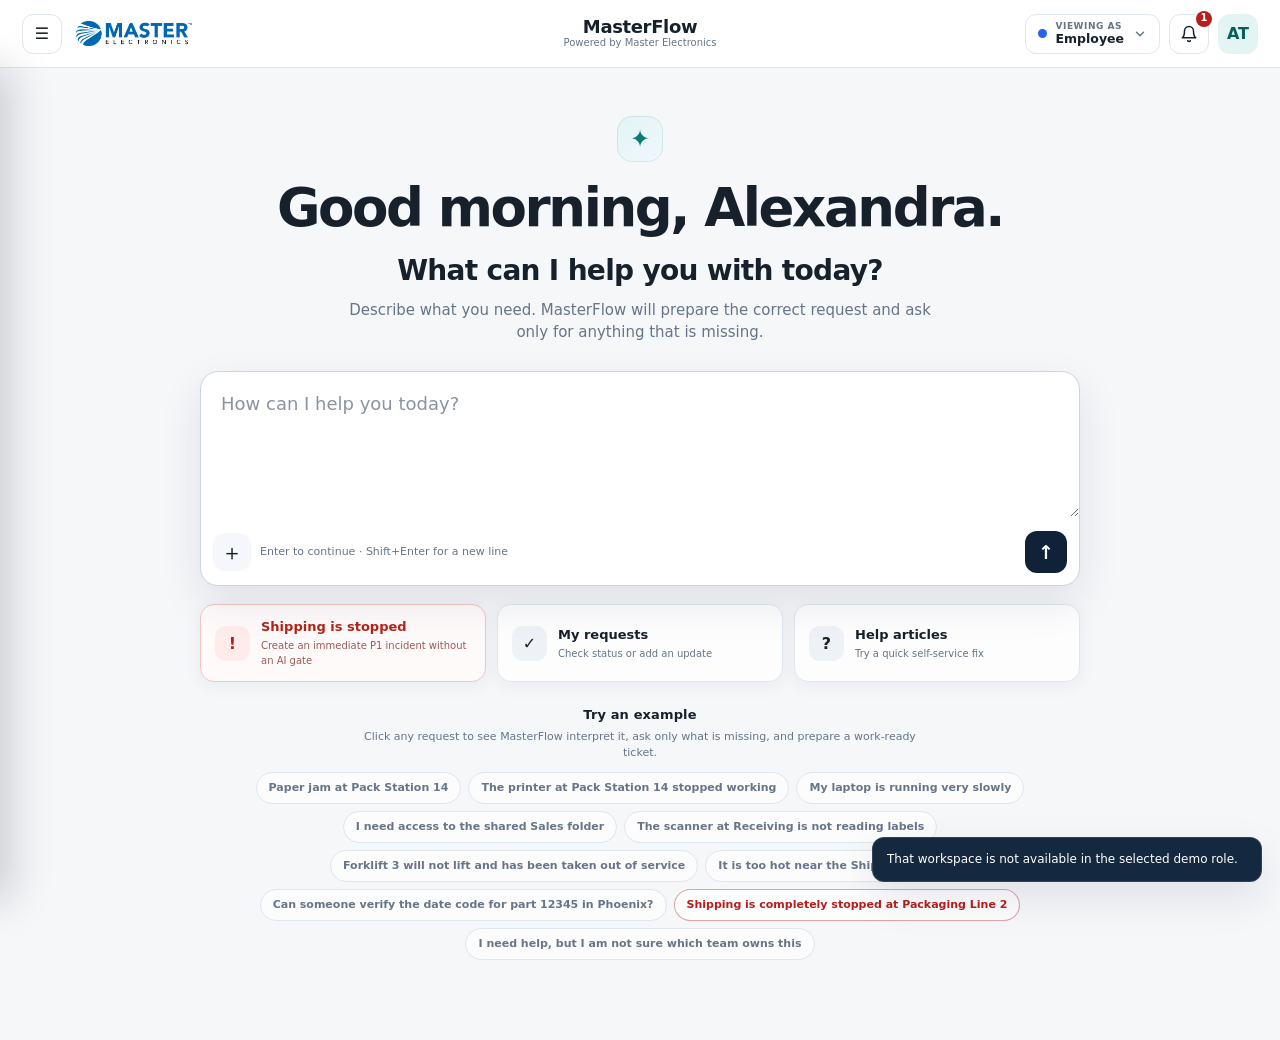
<file: enterprise-triage.html>
<!doctype html>
<html lang="en">
<head>
  <meta charset="utf-8">
  <meta http-equiv="Cache-Control" content="no-store, no-cache, must-revalidate, max-age=0">
  <meta http-equiv="Pragma" content="no-cache">
  <meta http-equiv="Expires" content="0">
  <meta name="viewport" content="width=device-width, initial-scale=1">
  <meta name="description" content="MasterFlow Enterprise Triage — review, clarify, and reroute requests MasterFlow could not confidently route.">
  <title>MasterFlow - Enterprise Triage</title>
  <link rel="stylesheet" href="assets/css/styles.css?v=rc3">
  <link rel="stylesheet" href="assets/css/WORK_CENTER_APPEND.css?v=rc3">
  <link rel="stylesheet" href="assets/css/TRIAGE_APPEND.css?v=rc3">
</head>

<body class="workspace-page" data-page="enterprise-triage">
  <div class="content-shell">
    <main>
      <div class="page-heading">
        <div>
          <div class="eyebrow">Enterprise administration</div>
          <h1>Enterprise Triage</h1>
          <p>
            Requests MasterFlow could not confidently route. Review what MasterFlow
            understood, clarify with the requester if needed, then reroute to the
            correct queue — routing rules, SLA, and history are preserved.
          </p>
        </div>
        <div class="page-actions">
          <a class="btn btn-secondary" href="admin-rules-access.html">Enterprise Governance</a>
          <button class="btn btn-danger" type="button" data-open-critical>+ Create P1 incident</button>
        </div>
      </div>

      <section class="kpi-grid" aria-label="Triage summary">
        <div class="kpi">
          <div class="kpi-label">In Enterprise Triage</div>
          <div class="kpi-value" id="triageTotal">0</div>
          <div class="kpi-meta">Awaiting a routing decision</div>
        </div>
        <div class="kpi">
          <div class="kpi-label">Response-target risk</div>
          <div class="kpi-value" id="triageRisk">0</div>
          <div class="kpi-meta warn">Due or overdue within one hour</div>
        </div>
        <div class="kpi">
          <div class="kpi-label">Oldest waiting</div>
          <div class="kpi-value" id="triageOldest">—</div>
          <div class="kpi-meta">Longest time in triage</div>
        </div>
        <div class="kpi">
          <div class="kpi-label">Conflicting routes</div>
          <div class="kpi-value" id="triageConflicts">0</div>
          <div class="kpi-meta">Two or more possible owners</div>
        </div>
      </section>

      <section class="card mt-18">
        <div class="card-header">
          <div>
            <h2>Routing review queue</h2>
            <p>Role-based queue. Morgan Ellis is the current triage owner in this prototype; work is not tied to a specific person.</p>
          </div>
          <span class="badge badge-gray" id="triageVisibleCount">0 shown</span>
        </div>
        <div class="card-body">
          <div class="toolbar">
            <div class="toolbar-left">
              <input class="control search-control" id="triageSearch" type="search"
                placeholder="Search ticket, requester, department, request text, category, or queue"
                aria-label="Search Enterprise Triage">
            </div>
            <div class="toolbar-right">
              <select class="control" id="triageFilter" aria-label="Filter triage">
                <option value="all">All in triage</option>
                <option value="new">New</option>
                <option value="unassigned">Unassigned</option>
                <option value="mine">Assigned to me</option>
                <option value="waiting">Waiting for requester</option>
                <option value="ready">Ready to reroute</option>
                <option value="low-confidence">Low confidence</option>
                <option value="conflict">Conflicting routes</option>
                <option value="risk">SLA risk</option>
              </select>
              <select class="control" id="triageSort" aria-label="Sort triage">
                <option value="oldest">Oldest first</option>
                <option value="impact">Highest impact first</option>
                <option value="confidence">Lowest confidence first</option>
              </select>
            </div>
          </div>
          <div class="work-list" id="triageList" aria-live="polite"></div>
        </div>
      </section>

      <section class="card mt-18" id="triageImprovementSection">
        <div class="card-header">
          <div>
            <h2>Routing corrections &amp; improvement signals</h2>
            <p>Every manual reroute becomes a classification signal. When a pattern repeats, send it to the owning Queue Manager's Flow Studio — you never edit their template directly.</p>
          </div>
          <span class="badge badge-teal">Continuous improvement</span>
        </div>
        <div class="card-body">
          <div id="triageRecommendation"></div>
          <div class="improvement-signal-list" id="triageSignalList" aria-live="polite"></div>
        </div>
      </section>
    </main>
  </div>

  <!-- Triage ticket detail -->
  <dialog id="triageDetailDialog" class="receiver-ticket-dialog" aria-labelledby="triageDetailTitle">
    <div class="dialog-header receiver-dialog-header">
      <div>
        <div class="receiver-dialog-badges">
          <span class="badge badge-gray" id="triageStatusBadge">Status</span>
          <span class="badge badge-amber" id="triageReasonBadge">Reason</span>
          <span class="badge badge-gray" id="triageConfidenceBadge">Confidence</span>
        </div>
        <h2 id="triageDetailTitle">Request</h2>
        <p id="triageDetailSubtitle"></p>
      </div>
      <button class="close-button" type="button" data-close-triage aria-label="Close">&times;</button>
    </div>

    <div class="dialog-body receiver-dialog-body">
      <section class="triage-why">
        <div>
          <div class="eyebrow">Why this is in triage</div>
          <p id="triageWhy"></p>
        </div>
        <div class="triage-why-owner">
          <small>Current triage owner</small>
          <strong id="triageOwner">Unassigned</strong>
          <span id="triageSla">No SLA set</span>
        </div>
      </section>

      <div class="receiver-brief-grid">
        <section class="receiver-brief-section receiver-brief-wide">
          <h3>Original request (requester's words)</h3>
          <p id="triageOriginal"></p>
        </section>
        <section class="receiver-brief-section">
          <h3>Requester &amp; context</h3>
          <div id="triageProfile"></div>
        </section>
        <section class="receiver-brief-section">
          <h3>What MasterFlow understood</h3>
          <div id="triageCandidates"></div>
        </section>
        <section class="receiver-brief-section">
          <h3>Clarification answers</h3>
          <div id="triageClarifications"></div>
        </section>
        <section class="receiver-brief-section">
          <h3>Still uncertain / missing</h3>
          <div id="triageMissing"></div>
        </section>
      </div>

      <section class="receiver-action-panel">
        <div class="receiver-action-header">
          <div>
            <h3>Take action</h3>
            <p>Reroute when the destination is clear, or clarify with the requester first.</p>
          </div>
        </div>
        <div class="triage-action-row">
          <button class="btn btn-primary btn-sm" type="button" id="triageReroute">Reroute request</button>
          <button class="btn btn-secondary btn-sm" type="button" id="triageAssignMe">Assign to me</button>
          <button class="btn btn-secondary btn-sm" type="button" id="triageRequestInfo">Request more information</button>
          <button class="btn btn-secondary btn-sm" type="button" id="triageEscalate">Escalate priority</button>
          <button class="btn btn-ghost btn-sm" type="button" id="triageAddNote">Add internal note</button>
          <button class="btn btn-ghost btn-sm" type="button" id="triageCloseNoAction">Close without action</button>
        </div>
        <div class="field mt-12" id="triageNoteField" hidden>
          <label for="triageNoteText" id="triageNoteLabel">Internal triage note</label>
          <textarea class="textarea" id="triageNoteText" placeholder="Add context for the record."></textarea>
          <div class="triage-note-actions">
            <button class="btn btn-primary btn-sm" type="button" id="triageNoteSave">Save</button>
            <button class="btn btn-ghost btn-sm" type="button" id="triageNoteCancel">Cancel</button>
          </div>
        </div>
      </section>

      <section class="receiver-timeline-section">
        <div class="receiver-section-heading">
          <div>
            <h3>Shared timeline</h3>
            <p>Communication, clarification, and routing history stay in one record.</p>
          </div>
        </div>
        <div class="receiver-timeline" id="triageTimeline"></div>
      </section>
    </div>

    <div class="dialog-footer">
      <button class="btn btn-secondary" type="button" data-close-triage>Close</button>
    </div>
  </dialog>

  <!-- Reroute dialog -->
  <dialog id="rerouteDialog" class="assignment-rule-dialog" aria-labelledby="rerouteTitle">
    <form method="dialog" id="rerouteForm">
      <div class="dialog-header">
        <div>
          <h2 id="rerouteTitle">Reroute request</h2>
          <p>Send this request to the correct queue. The ticket number, submission time, and history are preserved.</p>
        </div>
        <button class="close-button" type="button" data-close-reroute aria-label="Close">&times;</button>
      </div>
      <div class="dialog-body">
        <div class="field">
          <label for="rerouteDestination">Correct request category &amp; destination queue</label>
          <select class="select" id="rerouteDestination" required></select>
          <small class="muted">Choosing a request type sets the category, destination queue, and SLA.</small>
        </div>
        <div class="assignment-form-grid">
          <div class="field">
            <label for="reroutePriority">Priority</label>
            <select class="select" id="reroutePriority">
              <option value="">Keep current priority</option>
              <option>P1 - Critical</option>
              <option>P2 - High</option>
              <option>P3 - Normal</option>
              <option>P4 - Low</option>
            </select>
          </div>
          <div class="field">
            <label for="rerouteReasonPreset">Rerouting reason</label>
            <select class="select" id="rerouteReasonPreset">
              <option value="">Choose a reason…</option>
              <option>Printer issue confirmed from requester clarification</option>
              <option>Request belongs to Facilities rather than IT</option>
              <option>Category was unavailable during initial classification</option>
              <option>Original description was too ambiguous</option>
              <option>Routing rule conflict resolved</option>
              <option>Requester provided the missing asset or location</option>
              <option>Other (add detail below)</option>
            </select>
          </div>
        </div>
        <div class="field">
          <label for="rerouteReason">Reason detail (required)</label>
          <textarea class="textarea" id="rerouteReason" required rows="2" placeholder="A meaningful reason is required for the audit trail."></textarea>
        </div>
        <div class="assignment-form-grid">
          <div class="field">
            <label for="rerouteTeamNote">Note for the receiving team (optional)</label>
            <textarea class="textarea" id="rerouteTeamNote" rows="2"></textarea>
          </div>
          <div class="field">
            <label for="rerouteRequesterNote">Update for the requester (optional)</label>
            <textarea class="textarea" id="rerouteRequesterNote" rows="2"></textarea>
          </div>
        </div>

        <div class="reroute-preview" id="reroutePreview" hidden>
          <h3>Preview</h3>
          <div class="reroute-diff" id="rerouteDiff"></div>
          <div class="reroute-unchanged">
            <strong>Unchanged:</strong> original submission time, ticket number, requester, shared timeline, attachments, clarification and troubleshooting history, P1 and approval history.
          </div>
        </div>
      </div>
      <div class="dialog-footer">
        <button class="btn btn-secondary" type="button" data-close-reroute>Cancel</button>
        <button class="btn btn-primary" type="button" id="rerouteConfirm">Reroute request</button>
      </div>
    </form>
  </dialog>

  <script src="assets/js/store.js?v=rc3" defer></script>
  <script src="assets/js/templates.js?v=rc3" defer></script>
  <script src="assets/js/layout.js?v=rc3" defer></script>
  <script src="assets/js/pages/enterprise-triage.js?v=rc3" defer></script>
</body>
</html>
</file>
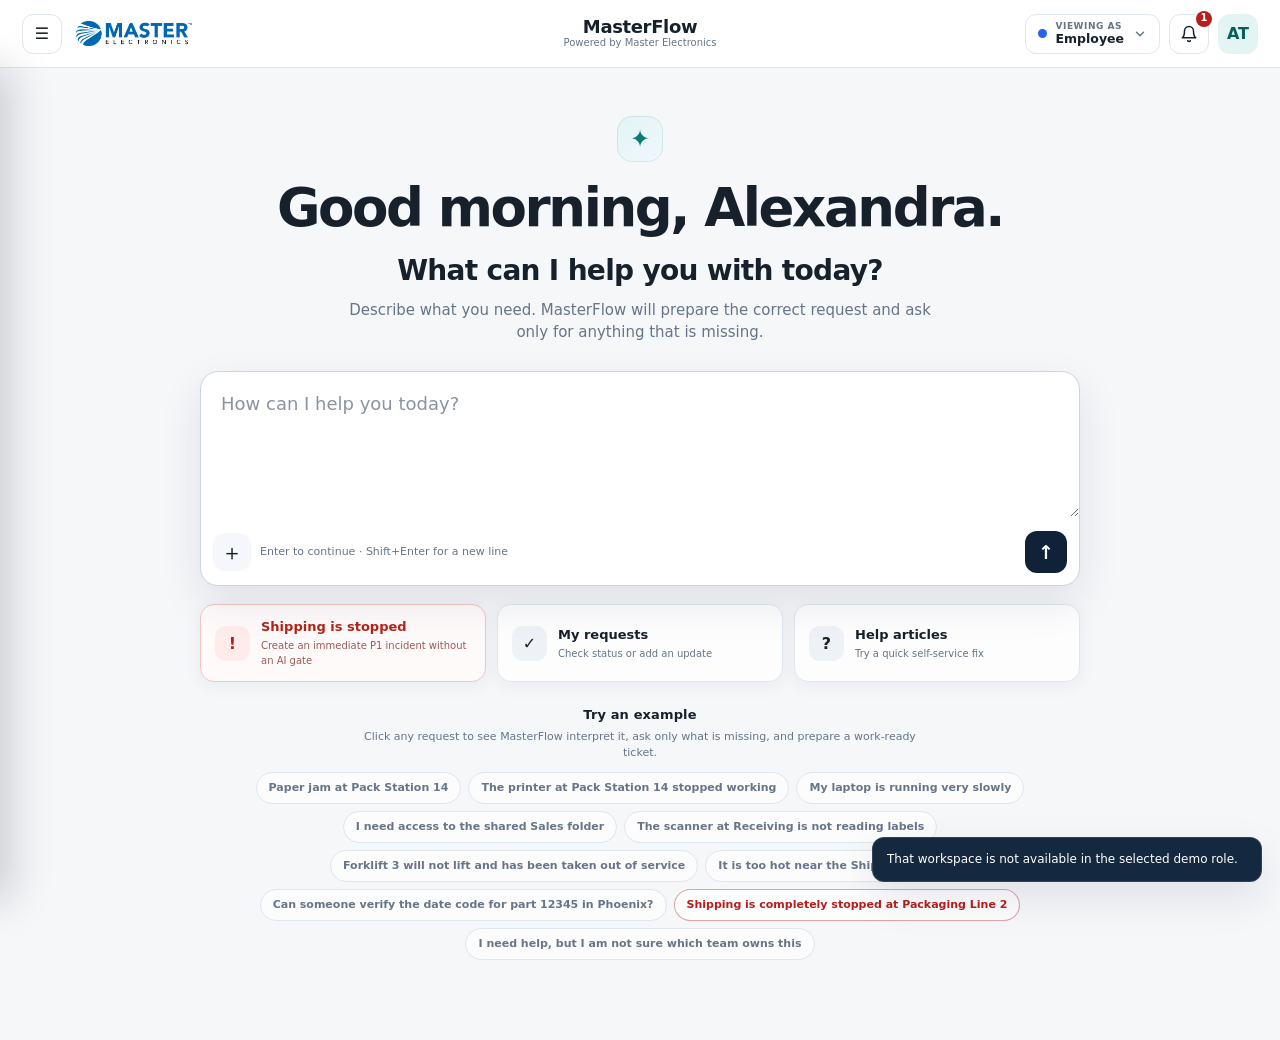
<file: freight-optimization.html>
<!doctype html>
<html lang="en">
<head>
  <meta charset="utf-8">
  <meta http-equiv="Cache-Control" content="no-store, no-cache, must-revalidate, max-age=0">
  <meta http-equiv="Pragma" content="no-cache">
  <meta http-equiv="Expires" content="0">
  <meta name="viewport" content="width=device-width, initial-scale=1">
  <meta name="description" content="MasterFlow Freight Optimization workspace for Queue Managers: scheduled-order intake, consolidation candidates, rate comparison, anomalies, modeled savings, guardrails, and time-boxed decisions.">
  <title>MasterFlow - Freight Optimization</title>
  <link rel="stylesheet" href="assets/css/styles.css?v=rc3">
  <link rel="stylesheet" href="assets/css/FREIGHT_OPTIMIZATION.css?v=rc3">
</head>
<body class="workspace-page freight-optimization-page" data-page="freight-optimization">
  <div class="content-shell">
    <main>
      <div class="page-heading">
        <div>
          <div class="eyebrow">Queue Manager · Logistics</div>
          <h1>Freight Optimization</h1>
          <p>Every eligible order is scanned through read-only ERP and website feeds. Only actionable exceptions become work for Sales, Logistics, or Operations.</p>
        </div>
        <div class="page-actions"><span class="badge badge-purple">Simulated order feed</span></div>
      </div>

      <div class="notice notice-info">
        <span aria-hidden="true">i</span>
        <div>
          <strong>Prototype boundary — fictional, modeled data.</strong>
          <p>All orders, rates, and savings are simulated and MODELED (published-base-rate estimates), not verified freight invoices. No live ERP, TMS, carrier, or order-management system is contacted, and no customer email or shipping change is sent. Uploaded CSVs are parsed in your browser only.</p>
        </div>
      </div>

      <div class="notice notice-info mt-12"><span aria-hidden="true">i</span><div><strong>Scan every order; do not create a ticket for every order.</strong><p>A work item is created only when someone must decide, approve, investigate, or communicate before cost is incurred.</p></div></div>

      <section class="card mt-18" aria-labelledby="scheduledOrderImportTitle">
        <div class="card-header">
          <div><h2 id="scheduledOrderImportTitle">Lines Pulled intake</h2><p>Load one or more scheduled-order CSV reports to validate and classify the freight-review population.</p></div>
          <div class="page-actions">
            <button class="btn btn-secondary" type="button" id="scheduledOrderChooseFiles">Choose CSV reports</button>
            <button class="btn btn-ghost" type="button" id="scheduledOrderReloadRemembered" hidden disabled>Reload remembered files</button>
            <button class="btn btn-secondary" type="button" id="scheduledOrderDownload" disabled>Download review CSV</button>
            <button class="btn btn-ghost" type="button" id="scheduledOrderClear" disabled>Clear</button>
          </div>
        </div>
        <div class="card-body">
          <input id="scheduledOrderFiles" type="file" accept=".csv,text/csv" multiple hidden>
          <div class="notice notice-info"><span aria-hidden="true">i</span><div><strong>Read-only intake</strong><p>SOFTZERO lines stay visible as flagged. Lines with ORDER COMPLETE = C are excluded. Uploading a report does not update ERP, send customer communication, or replace the simulated freight opportunities below. A sample file is available at <code>sample-data/lines-pulled-sample.csv</code>.</p></div></div>
          <p class="small muted mt-12" id="scheduledOrderImportStatus">No reports loaded. Choose one or more Lines Pulled CSV files.</p>
          <div id="scheduledOrderImportMessages"></div>

          <section class="kpi-grid mt-18" id="scheduledOrderSummary" aria-label="Scheduled-order import summary" hidden>
            <div class="kpi"><div class="kpi-label">Imported rows</div><div class="kpi-value" id="scheduledOrderTotalCount">0</div><div class="kpi-meta">Across selected files</div></div>
            <div class="kpi"><div class="kpi-label">Actionable now</div><div class="kpi-value" id="scheduledOrderActionableCount">0</div><div class="kpi-meta good">Fully allocated</div></div>
            <div class="kpi"><div class="kpi-label">Eligible</div><div class="kpi-value" id="scheduledOrderEligibleCount">0</div><div class="kpi-meta good">No parser warnings</div></div>
            <div class="kpi"><div class="kpi-label">Flagged</div><div class="kpi-value" id="scheduledOrderFlaggedCount">0</div><div class="kpi-meta">Visible for follow-up</div></div>
            <div class="kpi"><div class="kpi-label">Excluded</div><div class="kpi-value" id="scheduledOrderExcludedCount">0</div><div class="kpi-meta">Completed lines</div></div>
            <div class="kpi"><div class="kpi-label">Invalid</div><div class="kpi-value" id="scheduledOrderInvalidCount">0</div><div class="kpi-meta">Data correction needed</div></div>
            <div class="kpi"><div class="kpi-label">Destination confirmed</div><div class="kpi-value" id="scheduledOrderDestinationConfirmedCount">0</div><div class="kpi-meta good">Explicit complete destination</div></div>
            <div class="kpi"><div class="kpi-label">Destination inferred</div><div class="kpi-value" id="scheduledOrderDestinationInferredCount">0</div><div class="kpi-meta">Country inferred from US state</div></div>
            <div class="kpi"><div class="kpi-label">Destination review</div><div class="kpi-value" id="scheduledOrderDestinationReviewCount">0</div><div class="kpi-meta">Not grouped automatically</div></div>
          </section>

          <div id="scheduledOrderResults" hidden>
            <div class="toolbar mt-18">
              <div class="toolbar-left"><input class="control search-control" id="scheduledOrderSearch" type="search" placeholder="Search file, control, customer, part, or issue" aria-label="Search imported scheduled-order lines"></div>
              <div class="toolbar-right"><select class="control" id="scheduledOrderDispositionFilter" aria-label="Filter imported scheduled-order lines"><option value="review">Review population</option><option value="all">All imported rows</option><option value="eligible">Eligible</option><option value="flagged">Flagged</option><option value="excluded">Excluded</option><option value="invalid">Invalid</option></select></div>
            </div>
            <p class="small muted mt-12" id="scheduledOrderTableMeta"></p>
          </div>
        </div>
        <div class="table-wrap" id="scheduledOrderResultsTable" hidden>
          <table>
            <thead><tr><th scope="col">Source</th><th scope="col">Control / customer</th><th scope="col">Destination</th><th scope="col">Part / quantity</th><th scope="col">Print / due</th><th scope="col">Allocation</th><th scope="col">Complete</th><th scope="col">Resale</th><th scope="col">Margin</th><th scope="col">Disposition</th><th scope="col">Issues</th></tr></thead>
            <tbody id="scheduledOrderBody"><tr><td colspan="11"><div class="empty-state">Choose CSV reports to build the scheduled-order review population.</div></td></tr></tbody>
          </table>
        </div>
      </section>

      <section class="card mt-18" id="scheduledOrderCandidates" aria-labelledby="scheduledOrderCandidateTitle" hidden>
        <div class="card-header">
          <div><h2 id="scheduledOrderCandidateTitle">Destination-aware freight-review candidates</h2><p>Same-customer, same-destination, same-warehouse, same-day releases that may warrant consolidation or service review.</p></div>
          <div class="page-actions"><button class="btn btn-secondary" type="button" id="scheduledOrderCandidateDownload" disabled>Download candidate CSV</button></div>
        </div>
        <div class="card-body">
          <div class="notice notice-warning"><span aria-hidden="true">!</span><div><strong>Candidate only, not a shipping decision</strong><p>Destination is now part of the grouping rule. Open a candidate to enter zone, package, weight, and dimension inputs for a published base-rate comparison. Actual freight cost, fuel, accessorials, discounts, and authorization are still required before savings can be verified.</p></div></div>
          <p class="small muted mt-12" id="scheduledOrderCandidateStatus">Load Lines Pulled reports to build grouped candidates.</p>

          <section class="kpi-grid mt-18" id="scheduledOrderCandidateSummary" aria-label="Grouped freight-review candidate summary" hidden>
            <div class="kpi"><div class="kpi-label">Candidate groups</div><div class="kpi-value" id="scheduledOrderCandidateCount">0</div><div class="kpi-meta">Two or more releases</div></div>
            <div class="kpi"><div class="kpi-label">Ready now</div><div class="kpi-value" id="scheduledOrderCandidateReadyCount">0</div><div class="kpi-meta good">At least two actionable releases</div></div>
            <div class="kpi"><div class="kpi-label">Partial</div><div class="kpi-value" id="scheduledOrderCandidatePartialCount">0</div><div class="kpi-meta">One actionable release</div></div>
            <div class="kpi"><div class="kpi-label">Waiting</div><div class="kpi-value" id="scheduledOrderCandidateWaitingCount">0</div><div class="kpi-meta">No allocated releases</div></div>
            <div class="kpi"><div class="kpi-label">Mixed services</div><div class="kpi-value" id="scheduledOrderCandidateMixedCount">0</div><div class="kpi-meta">Multiple SHIP VIA values</div></div>
            <div class="kpi"><div class="kpi-label">Destination review</div><div class="kpi-value" id="scheduledOrderCandidateDestinationReviewCount">0</div><div class="kpi-meta">Rows not grouped automatically</div></div>
            <div class="kpi"><div class="kpi-label">Order value in groups</div><div class="kpi-value" id="scheduledOrderCandidateValue">$0</div><div class="kpi-meta">Original extended resale</div></div>
            <div class="kpi"><div class="kpi-label">Published comparisons</div><div class="kpi-value" id="scheduledOrderCandidateQuotedCount">0</div><div class="kpi-meta">Saved in this browser tab</div></div>
          </section>

          <div class="toolbar mt-18">
            <div class="toolbar-left"><input class="control search-control" id="scheduledOrderCandidateSearch" type="search" placeholder="Search customer, control, service, part, or reason" aria-label="Search grouped freight-review candidates"></div>
            <div class="toolbar-right"><select class="control" id="scheduledOrderCandidateFilter" aria-label="Filter grouped freight-review candidates"><option value="all">All candidates</option><option value="needs-decision">Needs decision</option><option value="high">High priority</option><option value="ready">Ready now</option><option value="partial">Partial</option><option value="waiting">Waiting</option><option value="mixed">Mixed services</option></select></div>
          </div>
          <p class="small muted mt-12" id="scheduledOrderCandidateTableMeta"></p>
          <div class="toolbar mt-12" id="scheduledOrderCandidateBulkToolbar" hidden>
            <div class="toolbar-left"><span class="small muted" id="scheduledOrderCandidateBulkCount"></span></div>
            <div class="toolbar-right" style="display:flex;gap:8px;align-items:center;flex-wrap:wrap">
              <select class="control" id="scheduledOrderCandidateBulkReason" aria-label="Bulk decision reason"><option value="">Choose a reason</option></select>
              <input class="control" id="scheduledOrderCandidateBulkNote" type="text" placeholder="Optional note (a default note is used if blank)">
              <label id="scheduledOrderCandidateBulkExportLabel" hidden style="display:flex;align-items:center;gap:6px"><input type="checkbox" id="scheduledOrderCandidateBulkExportConfirm"><span class="small">Export/hazmat compliance reviewed for all selected export shipments</span></label>
              <label id="scheduledOrderCandidateBulkAgreementLabel" hidden style="display:flex;align-items:center;gap:6px"><input type="checkbox" id="scheduledOrderCandidateBulkAgreementConfirm"><span class="small">Customer agrees to the revised delivery date for all selected at-risk shipments</span></label>
              <input class="control" id="scheduledOrderCandidateBulkInitials" type="text" maxlength="8" placeholder="Initials" style="max-width:110px" hidden>
              <button class="btn btn-primary btn-sm" type="button" id="scheduledOrderCandidateBulkApprove" disabled>Mass approve</button>
              <button class="btn btn-secondary btn-sm" type="button" id="scheduledOrderCandidateBulkDeny" disabled>Mass deny</button>
            </div>
          </div>
        </div>
        <div class="table-wrap" id="scheduledOrderCandidateTable" hidden>
          <table>
            <thead><tr><th scope="col"><input type="checkbox" id="scheduledOrderCandidateSelectAll" aria-label="Select all quoted candidates"></th><th scope="col">Priority</th><th scope="col">Customer / destination / print date</th><th scope="col">Releases / lines</th><th scope="col">Ship methods</th><th scope="col">Value / margin</th><th scope="col">Readiness</th><th scope="col">Quote status</th><th scope="col">Recommendation</th><th scope="col">Action</th></tr></thead>
            <tbody id="scheduledOrderCandidateBody"><tr><td colspan="10"><div class="empty-state">Load Lines Pulled reports to build grouped freight-review candidates.</div></td></tr></tbody>
          </table>
        </div>
      </section>

      <section class="card mt-18" id="rateCardLibrary" aria-labelledby="rateCardLibraryTitle">
        <div class="card-header">
          <div><h2 id="rateCardLibraryTitle">Carrier rate-card library</h2><p>Load the private normalized carrier rate-card CSV to validate published Domestic, Import, and Export base rates.</p></div>
          <div class="page-actions">
            <input id="rateCardFiles" type="file" accept=".csv,text/csv" multiple hidden>
            <button class="btn btn-secondary" type="button" id="rateCardChooseFiles">Choose normalized rate CSV</button>
            <button class="btn btn-ghost" type="button" id="rateCardReloadRemembered" hidden disabled>Reload remembered file</button>
            <button class="btn btn-ghost" type="button" id="rateCardClear" disabled>Clear</button>
          </div>
        </div>
        <div class="card-body">
          <div class="notice notice-info"><span aria-hidden="true">i</span><div><strong>Private, read-only reference data</strong><p>The selected rate file stays in this browser session and is not saved to MasterFlow or GitHub. Published rates exclude fuel and accessorial charges. A sample file is available at <code>sample-data/rate-card-sample.csv</code>.</p></div></div>
          <p class="small muted mt-12" id="rateCardStatus">No rate cards loaded. Choose the private normalized carrier rate-card CSV.</p>
          <div id="rateCardMessages"></div>

          <section class="kpi-grid mt-18" id="rateCardSummary" aria-label="Carrier rate-card summary" hidden>
            <div class="kpi"><div class="kpi-label">Valid rate rows</div><div class="kpi-value" id="rateCardRowCount">0</div><div class="kpi-meta">Published zone and weight prices</div></div>
            <div class="kpi"><div class="kpi-label">Services</div><div class="kpi-value" id="rateCardServiceCount">0</div><div class="kpi-meta">Distinct service tables</div></div>
            <div class="kpi"><div class="kpi-label">Zones</div><div class="kpi-value" id="rateCardZoneCount">0</div><div class="kpi-meta">Rate-type and zone combinations</div></div>
            <div class="kpi"><div class="kpi-label">Domestic rows</div><div class="kpi-value" id="rateCardDomesticCount">0</div><div class="kpi-meta">Outbound within US48</div></div>
            <div class="kpi"><div class="kpi-label">Import rows</div><div class="kpi-value" id="rateCardImportCount">0</div><div class="kpi-meta">Inbound to US48</div></div>
            <div class="kpi"><div class="kpi-label">Export rows</div><div class="kpi-value" id="rateCardExportCount">0</div><div class="kpi-meta">Outbound from US48</div></div>
          </section>

          <div class="notice notice-warning mt-18"><span aria-hidden="true">!</span><div><strong>Candidate pricing is not automatic yet</strong><p id="rateCardCandidateStatus">Load scheduled orders to map candidate groups to Domestic or Export rate categories.</p></div></div>

          <div class="dialog-section mt-18">
            <h3>Manual published base-rate lookup</h3>
            <p class="small muted">Use a known carrier zone and billable weight to validate the normalized library. This does not calculate fuel, accessorials, negotiated discounts, package count, dimensional weight, or final savings.</p>
            <div class="field-row mt-12">
              <div class="field"><label for="rateLookupType">Rate category</label><select class="select" id="rateLookupType"><option value="">Choose category</option><option value="DOMESTIC">Domestic</option><option value="EXPORT">Export</option><option value="IMPORT">Import</option></select></div>
              <div class="field"><label for="rateLookupService">Carrier service</label><select class="select" id="rateLookupService"><option value="">Choose service</option></select></div>
            </div>
            <div class="field-row mt-12">
              <div class="field"><label for="rateLookupZone">Zone</label><select class="select" id="rateLookupZone"><option value="">Choose zone</option></select></div>
              <div class="field"><label for="rateLookupPackage">Package type</label><select class="select" id="rateLookupPackage"><option value="">Choose package type</option></select></div>
            </div>
            <div class="field-row mt-12">
              <div class="field"><label for="rateLookupWeight">Billable weight (lb)</label><input class="input" id="rateLookupWeight" type="number" min="0" step="0.1" placeholder="Example: 25"></div>
              <div class="field" style="justify-content:flex-end"><label aria-hidden="true">&nbsp;</label><button class="btn btn-primary" type="button" id="rateLookupButton">Look up published base rate</button></div>
            </div>
            <div class="mt-12" id="rateLookupResult"></div>
          </div>
        </div>
      </section>

      <section class="card mt-18" id="freightAnomalies" aria-labelledby="freightAnomaliesTitle">
        <div class="card-header">
          <div><h2 id="freightAnomaliesTitle">Freight cost anomalies</h2><p>Unsupervised statistical screening (z-score vs peer groups) that flags freight figures that look unusually high compared to order value or margin.</p></div>
        </div>
        <div class="card-body">
          <div class="notice notice-info"><span aria-hidden="true">i</span><div><strong>Screening aid, not a shipping decision</strong><p>This flags published base-rate freight figures that are statistically unusual within Domestic or Export peer groups (or fixed screening thresholds when too few candidates are quoted). It is not a final freight quote, verified savings amount, or shipping decision.</p></div></div>
          <p class="small muted mt-12" id="freightAnomalySummary">Quote candidates from the freight-review candidate table above to enable anomaly screening.</p>
          <div class="toolbar mt-12" id="freightAnomalyBulkToolbar" hidden>
            <div class="toolbar-left"><span class="small muted" id="freightAnomalyBulkCount"></span></div>
            <div class="toolbar-right" style="display:flex;gap:8px;align-items:center;flex-wrap:wrap">
              <select class="control" id="freightAnomalyBulkReason" aria-label="Bulk decision reason"><option value="">Choose a reason</option></select>
              <input class="control" id="freightAnomalyBulkNote" type="text" placeholder="Optional note (a default note is used if blank)">
              <label id="freightAnomalyBulkExportLabel" hidden style="display:flex;align-items:center;gap:6px"><input type="checkbox" id="freightAnomalyBulkExportConfirm"><span class="small">Export/hazmat compliance reviewed for all selected export shipments</span></label>
              <label id="freightAnomalyBulkAgreementLabel" hidden style="display:flex;align-items:center;gap:6px"><input type="checkbox" id="freightAnomalyBulkAgreementConfirm"><span class="small">Customer agrees to the revised delivery date for all selected at-risk shipments</span></label>
              <input class="control" id="freightAnomalyBulkInitials" type="text" maxlength="8" placeholder="Initials" style="max-width:110px" hidden>
              <button class="btn btn-primary btn-sm" type="button" id="freightAnomalyBulkApprove" disabled>Mass approve</button>
              <button class="btn btn-secondary btn-sm" type="button" id="freightAnomalyBulkDeny" disabled>Mass deny</button>
            </div>
          </div>
          <div class="table-wrap mt-12" id="freightAnomalyTableWrap" hidden>
            <table>
              <thead><tr><th scope="col"><input type="checkbox" id="freightAnomalySelectAll" aria-label="Select all flagged candidates"></th><th scope="col">Candidate</th><th scope="col">Rate category</th><th scope="col">Freight (current published base)</th><th scope="col">Order value</th><th scope="col">Margin</th><th scope="col">Freight / value</th><th scope="col">Freight / margin</th><th scope="col">Why it was flagged</th><th scope="col">Review</th></tr></thead>
              <tbody id="freightAnomalyBody"></tbody>
            </table>
          </div>
        </div>
      </section>

      <section class="card mt-18" id="freightCostBreakdown" aria-labelledby="freightCostBreakdownTitle">
        <div class="card-header">
          <div><h2 id="freightCostBreakdownTitle">Freight cost breakdown</h2><p>Published base-rate freight cost for quoted candidates, grouped by customer, warehouse, carrier, and product.</p></div>
        </div>
        <div class="card-body">
          <div class="notice notice-info"><span aria-hidden="true">i</span><div><strong>Quoted candidates only</strong><p>These totals cover only candidates with a saved published base-rate comparison. Supplier and sales-channel breakdowns are not shown because the Lines Pulled data feed has no supplier or sales-channel column. The product breakdown attributes a candidate's full freight total to every product it contains, so multi-product candidates count toward more than one row.</p></div></div>
          <p class="small muted mt-12" id="freightCostBreakdownSummary">Quote candidates from the freight-review candidate table above to see this breakdown.</p>
          <div class="grid grid-2 mt-18" id="freightCostBreakdownGrid" hidden>
            <div><h3 class="small">By customer</h3><div class="chart-bars" id="freightCostByCustomer"></div></div>
            <div><h3 class="small">By warehouse</h3><div class="chart-bars" id="freightCostByWarehouse"></div></div>
            <div class="mt-18"><h3 class="small">By carrier / service</h3><div class="chart-bars" id="freightCostByCarrier"></div></div>
            <div class="mt-18"><h3 class="small">By product</h3><div class="chart-bars" id="freightCostByProduct"></div></div>
          </div>
        </div>
      </section>

      <div class="page-heading mt-18">
        <div><h2>ABI173 scenario workspace</h2><p>A self-contained walkthrough using seeded fictional opportunities (ABI173, NORT41, METRO9). It is not connected to the Lines Pulled CSV pipeline above — kept as its own required demo flow.</p></div>
        <div class="page-actions"><span class="badge badge-gray">Seeded demo data</span></div>
      </div>

      <section class="kpi-grid mt-18" aria-label="Freight opportunity summary">
        <div class="kpi"><div class="kpi-label">Open opportunities</div><div class="kpi-value" id="freightOpenCount">0</div><div class="kpi-meta">Require human action</div></div>
        <div class="kpi"><div class="kpi-label">Potential savings</div><div class="kpi-value" id="freightPotentialSavings">$0</div><div class="kpi-meta good">Open reviewed value</div></div>
        <div class="kpi"><div class="kpi-label">Waiting on Sales</div><div class="kpi-value" id="freightSalesCount">0</div><div class="kpi-meta">Customer communication queue</div></div>
        <div class="kpi"><div class="kpi-label">Approved in demo</div><div class="kpi-value" id="freightApprovedSavings">$0</div><div class="kpi-meta good">Potential, not yet verified</div></div>
      </section>

      <div class="grid grid-2 mt-18">
        <section class="card">
          <div class="card-header"><div><h2>Actionable opportunities</h2><p>Sorted by decision deadline, service risk, and expected value.</p></div></div>
          <div class="card-body">
            <div class="toolbar">
              <div class="toolbar-left"><input class="control search-control" id="freightSearch" type="search" placeholder="Search customer, order, or recommendation" aria-label="Search freight opportunities"></div>
              <div class="toolbar-right"><select class="control" id="freightStatusFilter" aria-label="Filter freight opportunities"><option value="open">Open opportunities</option><option value="all">All opportunities</option><option value="sales">Waiting on Sales</option><option value="decided">Final decisions</option></select></div>
            </div>
          </div>
          <div class="table-wrap">
            <table>
              <thead><tr><th scope="col">Customer / order</th><th scope="col">Current</th><th scope="col">Proposed</th><th scope="col">Current cost</th><th scope="col">Savings</th><th scope="col">Confidence</th><th scope="col">Decision rule</th><th scope="col">Status</th><th scope="col">Action</th></tr></thead>
              <tbody id="freightBody"></tbody>
            </table>
          </div>
        </section>

        <aside class="card policy-card">
          <div class="card-header"><div><h2>Current prototype policy</h2><p>Authorized administrators change these values in Enterprise Governance.</p></div></div>
          <div class="card-body">
            <div class="policy-row"><label><span>Minimum savings for review</span><strong id="policyMinimumSavings">$250</strong></label></div>
            <div class="policy-row"><label><span>Normal review confidence</span><strong id="policyManualConfidence">70%</strong></label></div>
            <div class="policy-row"><label><span>Possible auto-action confidence</span><strong id="policyAutoConfidence">90%</strong></label></div>
            <div class="policy-row"><label><span>Annual savings target</span><strong id="policySavingsTarget">$200,000</strong></label></div>
            <div class="notice notice-warning mt-12"><span aria-hidden="true">!</span><div><strong>No indefinite holds</strong><p>Every hold requires a named owner, cutoff, and automatic release action.</p></div></div>
          </div>
        </aside>
      </div>

      <section class="card mt-18" id="freightSavingsReport" aria-labelledby="freightSavingsReportTitle">
        <div class="card-header">
          <div><h2 id="freightSavingsReportTitle">Freight savings &amp; decisions</h2><p>Modeled savings for Master and customers, completed actions, and savings by zone and carrier.</p></div>
        </div>
        <div class="card-body">
          <div class="notice notice-info"><span aria-hidden="true">i</span><div><strong>Modeled, not verified.</strong><p>Seeded-scenario savings come from the ABI173 opportunities above. Approved, verified, and denied figures come from decisions recorded on quoted CSV candidates in this browser tab. No amount here is a booked freight invoice.</p></div></div>

          <h3 class="small mt-12">Seeded scenario — modeled savings split</h3>
          <section class="kpi-grid mt-12" aria-label="Seeded scenario savings">
            <div class="kpi"><div class="kpi-label">Master internal savings</div><div class="kpi-value good" id="fsrSeedMasterSavings">$0</div><div class="kpi-meta">Sum of open opportunities</div></div>
            <div class="kpi"><div class="kpi-label">Customer savings</div><div class="kpi-value" id="fsrSeedCustomerSavings">$0</div><div class="kpi-meta">Modeled pass-through</div></div>
            <div class="kpi"><div class="kpi-label">Opportunities held</div><div class="kpi-value" id="fsrSeedHeldCount">0</div><div class="kpi-meta">Time-boxed for action</div></div>
            <div class="kpi"><div class="kpi-label">Released unchanged</div><div class="kpi-value" id="fsrSeedReleasedCount">0</div><div class="kpi-meta">Original method retained</div></div>
          </section>

          <h3 class="small mt-18">Quoted CSV candidates — recorded decisions</h3>
          <p class="small muted mt-12" id="fsrCandidateSummary">Quote and decide candidates above to populate approved, verified, and denied savings.</p>
          <section class="kpi-grid mt-12" id="fsrCandidateKpis" aria-label="Candidate decision savings" hidden>
            <div class="kpi"><div class="kpi-label">Approved savings (Master)</div><div class="kpi-value good" id="fsrApprovedSavings">$0</div><div class="kpi-meta">Modeled, not yet verified</div></div>
            <div class="kpi"><div class="kpi-label">Verified savings</div><div class="kpi-value good" id="fsrVerifiedSavings">$0</div><div class="kpi-meta">Confirmed after action</div></div>
            <div class="kpi"><div class="kpi-label">Approved actions</div><div class="kpi-value" id="fsrApprovedCount">0</div><div class="kpi-meta">Consolidations approved</div></div>
            <div class="kpi"><div class="kpi-label">Denied actions</div><div class="kpi-value" id="fsrDeniedCount">0</div><div class="kpi-meta">Kept as-is</div></div>
          </section>
          <div class="grid grid-2 mt-18" id="fsrBreakdownGrid" hidden>
            <div><h3 class="small">Approved savings by zone</h3><div class="chart-bars" id="fsrByZone"></div></div>
            <div><h3 class="small">Approved savings by carrier</h3><div class="chart-bars" id="fsrByCarrier"></div></div>
          </div>
          <div class="table-wrap mt-18" id="fsrDecisionHistoryWrap" hidden>
            <table>
              <thead><tr><th scope="col">Decided</th><th scope="col">Customer / destination</th><th scope="col">Decision</th><th scope="col">Amount</th><th scope="col">By</th></tr></thead>
              <tbody id="fsrDecisionHistoryBody"></tbody>
            </table>
          </div>
        </div>
      </section>
    </main>
  </div>

  <dialog id="scheduledOrderCandidateDialog" aria-labelledby="scheduledOrderCandidateDialogTitle">
    <div class="dialog-header">
      <div><h2 id="scheduledOrderCandidateDialogTitle">Freight-review candidate</h2><p id="scheduledOrderCandidateDialogSubtitle"></p></div>
      <button class="close-button" type="button" data-close-scheduled-candidate aria-label="Close">×</button>
    </div>
    <div class="dialog-body" id="scheduledOrderCandidateDialogBody"></div>
    <div class="dialog-body" id="scheduledOrderCandidateQuoteReadiness" style="padding-top:0"></div>
    <div class="dialog-footer"><button class="btn btn-secondary" type="button" data-close-scheduled-candidate>Close</button></div>
  </dialog>

  <dialog id="freightAnomalyReviewDialog" aria-labelledby="freightAnomalyReviewDialogTitle">
    <div class="dialog-header">
      <div><h2 id="freightAnomalyReviewDialogTitle">Freight cost anomaly review</h2><p id="freightAnomalyReviewDialogSubtitle"></p></div>
      <button class="close-button" type="button" data-close-anomaly-review aria-label="Close">×</button>
    </div>
    <div class="dialog-body" id="freightAnomalyReviewDialogBody"></div>
    <div class="dialog-footer"><button class="btn btn-secondary" type="button" data-close-anomaly-review>Close</button></div>
  </dialog>

  <dialog id="freightDialog" aria-labelledby="freightDialogTitle">
    <div class="dialog-header">
      <div><h2 id="freightDialogTitle">Freight opportunity</h2><p id="freightDialogSubtitle"></p></div>
      <button class="close-button" type="button" data-close-freight aria-label="Close">×</button>
    </div>
    <div class="dialog-body" id="freightDialogBody"></div>
    <div class="dialog-body" style="padding-top:0">
      <div class="field"><label for="freightDecisionNote">Internal decision note</label><textarea class="textarea" id="freightDecisionNote" placeholder="Record the reason, customer constraint, or next step."></textarea><small>No real customer email or ERP update occurs in this prototype.</small></div>
    </div>
    <div class="dialog-footer">
      <button class="btn btn-secondary" type="button" id="freightRelease">Release unchanged</button>
      <button class="btn btn-secondary" type="button" id="freightSales">Send draft to sales owner</button>
      <button class="btn btn-primary" type="button" id="freightHold">Approve time-boxed hold</button>
    </div>
  </dialog>

  <script src="assets/js/store.js?v=rc3" defer></script>
  <script src="assets/js/layout.js?v=rc3" defer></script>
  <script src="assets/js/file-handle-store.js?v=rc3" defer></script>
  <script src="assets/js/scheduled-order-parser.js?v=rc3" defer></script>
  <script src="assets/js/freight-rate-card-library.js?v=rc3" defer></script>
  <script src="assets/js/freight-quote-readiness.js?v=rc3" defer></script>
  <script src="assets/js/freight-decision-panel.js?v=rc3" defer></script>
  <script src="assets/js/freight-anomaly-detection.js?v=rc3" defer></script>
  <script src="assets/js/freight-cost-summary-store.js?v=rc3" defer></script>
  <script src="assets/js/pages/freight-optimization.js?v=rc3" defer></script>
  <script src="assets/js/pages/freight-scheduled-order-import.js?v=rc3" defer></script>
  <script src="assets/js/pages/freight-scheduled-order-candidates.js?v=rc3" defer></script>
  <script src="assets/js/pages/freight-rate-card-library.js?v=rc3" defer></script>
  <script src="assets/js/pages/freight-quote-readiness.js?v=rc3" defer></script>
  <script src="assets/js/pages/freight-savings-report.js?v=rc3" defer></script>
</body>
</html>
</file>
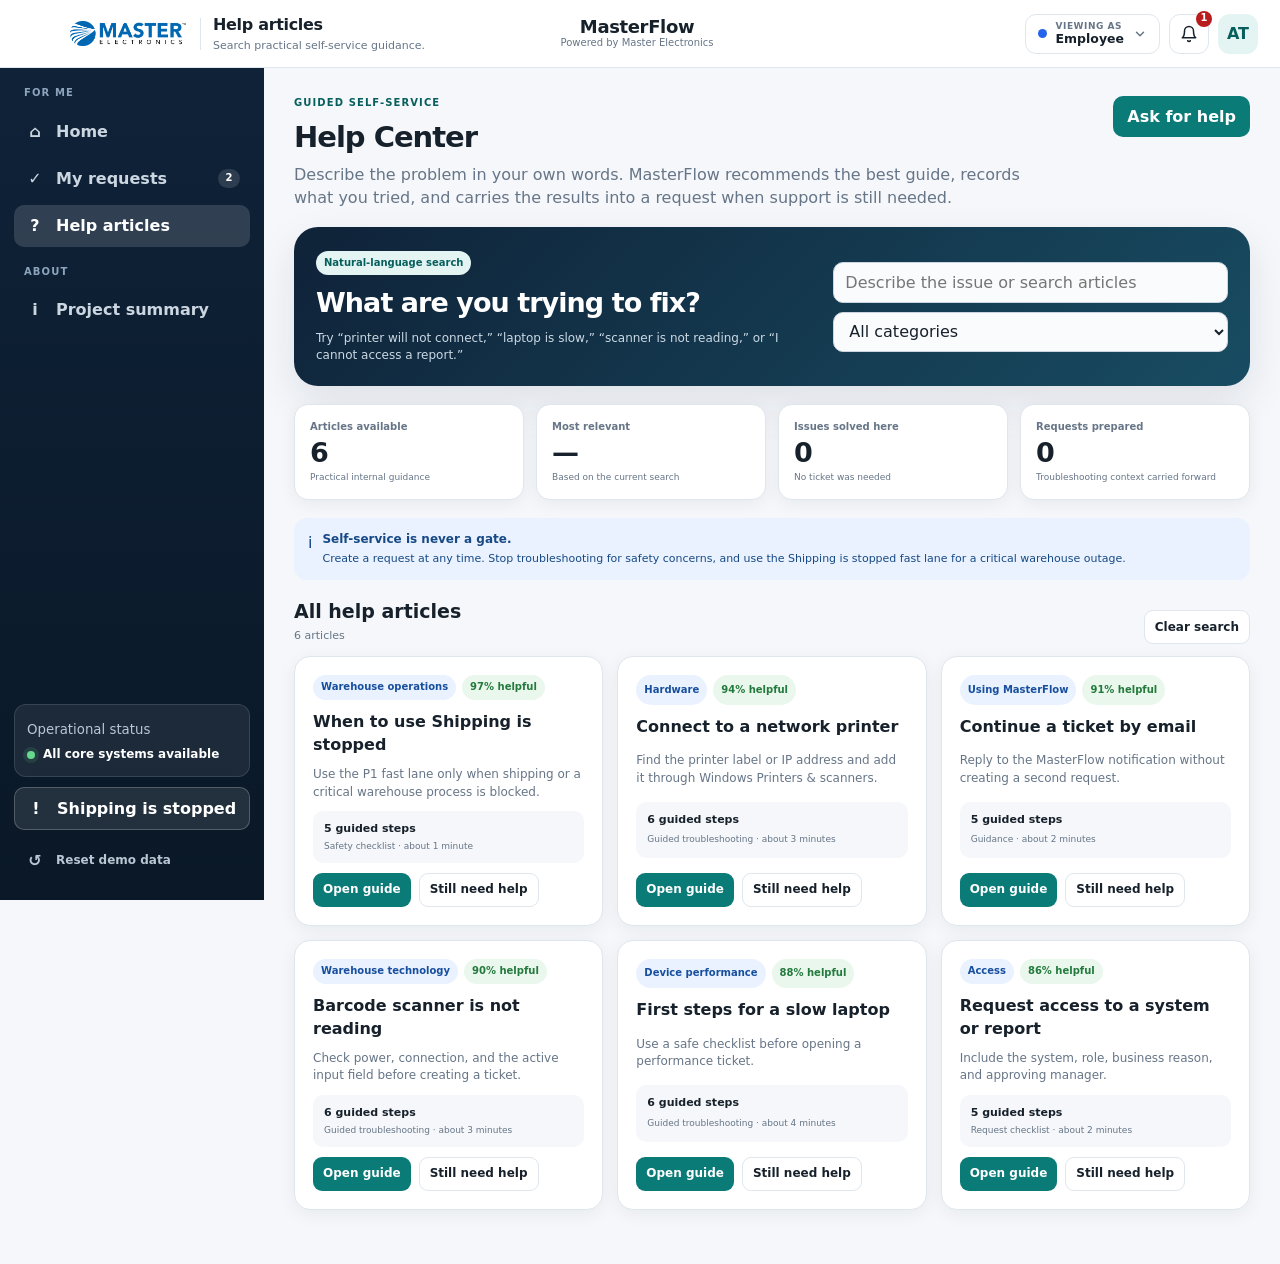
<file: help-articles.html>
<!doctype html>
<html lang="en">
<head>
  <meta charset="utf-8">
  <meta http-equiv="Cache-Control" content="no-store, no-cache, must-revalidate, max-age=0">
  <meta http-equiv="Pragma" content="no-cache">
  <meta http-equiv="Expires" content="0">
  <meta name="viewport" content="width=device-width, initial-scale=1">
  <title>MasterFlow - Help articles</title>

  <link rel="stylesheet" href="assets/css/styles.css?v=rc3">
  <link rel="stylesheet" href="assets/css/TROUBLESHOOTING_APPEND.css?v=rc3">
</head>
<body class="workspace-page help-center-page" data-page="help-articles">
  <div class="content-shell">
    <main>
      <div class="page-heading">
        <div>
          <div class="eyebrow">Guided self-service</div>
          <h1>Help Center</h1>
          <p>Describe the problem in your own words. MasterFlow recommends the best guide, records what you tried, and carries the results into a request when support is still needed.</p>
        </div>
        <div class="page-actions">
          <a class="btn btn-primary" href="index.html">Ask for help</a>
        </div>
      </div>

      <section class="help-search-hero" aria-labelledby="helpSearchTitle">
        <div>
          <span class="badge badge-teal">Natural-language search</span>
          <h2 id="helpSearchTitle">What are you trying to fix?</h2>
          <p>Try “printer will not connect,” “laptop is slow,” “scanner is not reading,” or “I cannot access a report.”</p>
        </div>
        <div class="help-search-controls">
          <input class="control help-search-input" id="articleSearch" type="search" placeholder="Describe the issue or search articles" aria-label="Search help articles" autocomplete="off">
          <select class="control" id="articleCategory" aria-label="Filter articles by category">
            <option value="all">All categories</option>
          </select>
        </div>
      </section>

      <section class="help-summary-grid mt-18" aria-label="Self-service summary">
        <div class="help-summary-card">
          <span>Articles available</span>
          <strong id="articleAvailableCount">0</strong>
          <small>Practical internal guidance</small>
        </div>
        <div class="help-summary-card">
          <span>Most relevant</span>
          <strong id="articleTopScore">—</strong>
          <small>Based on the current search</small>
        </div>
        <div class="help-summary-card">
          <span>Issues solved here</span>
          <strong id="articleDeflectionCount">0</strong>
          <small>No ticket was needed</small>
        </div>
        <div class="help-summary-card">
          <span>Requests prepared</span>
          <strong id="articleEscalationCount">0</strong>
          <small>Troubleshooting context carried forward</small>
        </div>
      </section>

      <div class="notice notice-info mt-18">
        <span>i</span>
        <div>
          <strong>Self-service is never a gate.</strong>
          <p>Create a request at any time. Stop troubleshooting for safety concerns, and use the Shipping is stopped fast lane for a critical warehouse outage.</p>
        </div>
      </div>

      <section class="card mt-18" id="recommendedArticleSection" hidden>
        <div class="card-header">
          <div>
            <h2>Recommended first</h2>
            <p>MasterFlow matched this guide to the wording of the issue.</p>
          </div>
          <span class="badge badge-teal">Best match</span>
        </div>
        <div class="card-body" id="recommendedArticle"></div>
      </section>

      <section class="mt-18" aria-labelledby="allArticlesTitle">
        <div class="help-section-heading">
          <div>
            <h2 id="allArticlesTitle">All help articles</h2>
            <p id="articleResultCount">0 articles</p>
          </div>
          <button class="btn btn-secondary btn-sm" type="button" id="clearArticleSearch">Clear search</button>
        </div>
        <div class="article-grid help-article-grid" id="articleGrid" aria-live="polite"></div>
      </section>
    </main>
  </div>

  <dialog id="helpTroubleshootingDialog" class="troubleshooting-dialog" aria-labelledby="helpTroubleshootingTitle">
    <div class="dialog-header">
      <div>
        <div class="article-tags" id="helpTroubleshootingBadges"></div>
        <h2 id="helpTroubleshootingTitle">Guided troubleshooting</h2>
        <p id="helpTroubleshootingSummary"></p>
      </div>
      <button class="close-button" type="button" data-close-help-troubleshooting aria-label="Close">×</button>
    </div>

    <div class="dialog-body troubleshooting-dialog-body">
      <section class="troubleshooting-meaning">
        <div class="eyebrow">What this usually means</div>
        <p id="helpTroubleshootingMeaning"></p>
      </section>

      <section class="troubleshooting-section">
        <div class="troubleshooting-section-heading">
          <div>
            <h3 id="helpTroubleshootingStepsTitle">Try these steps in order</h3>
            <p>Check each step as you complete it. MasterFlow will include the results when support is still needed.</p>
          </div>
          <span class="badge badge-blue" id="helpTroubleshootingProgress">0 of 0 complete</span>
        </div>
        <div class="troubleshooting-step-list" id="helpTroubleshootingSteps"></div>
      </section>

      <section class="troubleshooting-warning">
        <div class="eyebrow">When to stop and escalate</div>
        <p id="helpTroubleshootingEscalation"></p>
        <button class="btn btn-danger btn-sm" type="button" id="helpTroubleshootingP1" hidden>Shipping is stopped — open P1</button>
      </section>

      <section class="troubleshooting-section">
        <div class="troubleshooting-section-heading">
          <div>
            <h3>Record the result</h3>
            <p id="helpTroubleshootingRecord"></p>
          </div>
        </div>
        <div class="field-row">
          <div class="field">
            <label for="helpTroubleshootingOutcome">What happened?</label>
            <select class="select" id="helpTroubleshootingOutcome">
              <option value="">Choose a result</option>
              <option value="Solved">The issue is solved</option>
              <option value="Improved but not solved">It improved but is not solved</option>
              <option value="No change">There was no change</option>
              <option value="Different error">The error or behavior changed</option>
              <option value="Could not complete">I could not complete the steps</option>
            </select>
          </div>
          <div class="field">
            <label for="helpTroubleshootingScope">Who or what is affected?</label>
            <select class="select" id="helpTroubleshootingScope">
              <option value="">Choose the affected scope</option>
              <option>Only me</option>
              <option>One device or station</option>
              <option>Multiple users or stations</option>
              <option>An entire process or area</option>
              <option>Not sure</option>
            </select>
          </div>
        </div>
        <div class="field mt-12">
          <label for="helpTroubleshootingIdentifiers">Location, asset, system, ticket, or error</label>
          <input class="input" id="helpTroubleshootingIdentifiers" placeholder="Example: Pack Station 14, PHX-PRN-22, OMS error 504">
        </div>
        <div class="field mt-12">
          <label for="helpTroubleshootingNotes">Additional notes</label>
          <textarea class="textarea" id="helpTroubleshootingNotes" placeholder="What changed, what could not be completed, or what should support know?"></textarea>
        </div>
      </section>
    </div>

    <div class="dialog-footer troubleshooting-footer">
      <button class="btn btn-secondary" type="button" data-close-help-troubleshooting>Close</button>
      <button class="btn btn-soft" type="button" id="helpTroubleshootingSolved">This solved it</button>
      <button class="btn btn-primary" type="button" id="helpTroubleshootingContinue">I still need help</button>
    </div>
  </dialog>

<script src="assets/js/store.js?v=rc3" defer></script>
<script src="assets/js/layout.js?v=rc3" defer></script>
<script src="assets/js/troubleshooting-engine.js?v=rc3" defer></script>
<script src="assets/js/pages/help-articles.js?v=rc3" defer></script>
</body>
</html>
</file>
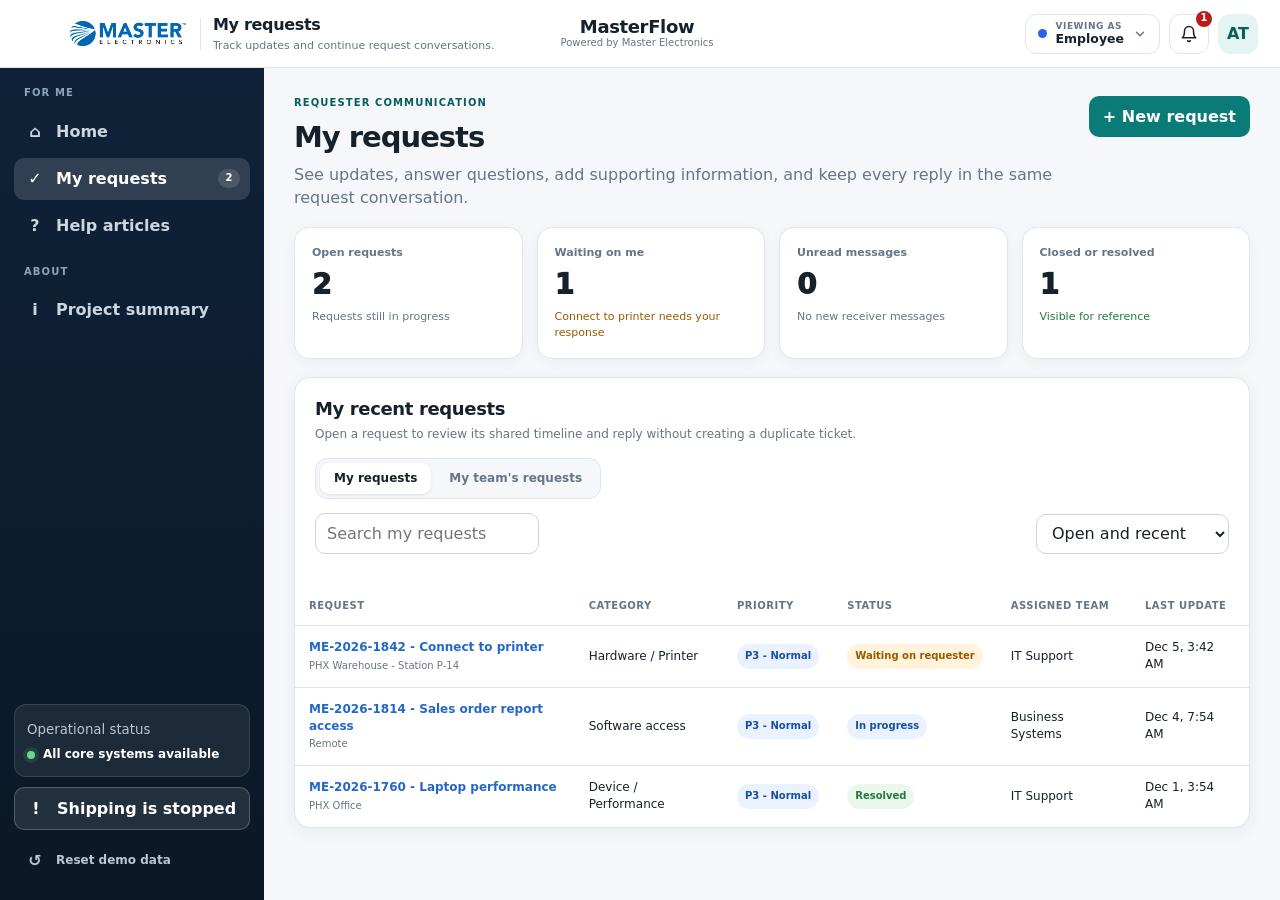
<file: my-tickets.html>
<!doctype html>
<html lang="en">
<head>
  <meta charset="utf-8">
  <meta http-equiv="Cache-Control" content="no-store, no-cache, must-revalidate, max-age=0">
  <meta http-equiv="Pragma" content="no-cache">
  <meta http-equiv="Expires" content="0">
  <meta name="viewport" content="width=device-width, initial-scale=1">

  <meta
    name="description"
    content="MasterFlow My Requests for requester updates, replies, attachments, and a shared ticket timeline."
  >

  <title>MasterFlow - My requests</title>

  <link
    rel="stylesheet"
    href="assets/css/styles.css?v=rc3"
  >

  <style>
    /* MY REQUESTS: CLOSED COMMUNICATION LOOP */

    .requester-ticket-dialog {
      width: min(880px, calc(100vw - 28px));
    }

    .requester-ticket-badges {
      display: flex;
      flex-wrap: wrap;
      gap: 6px;
      margin-bottom: 8px;
    }

    .requester-summary-grid {
      display: grid;
      grid-template-columns:
        repeat(3, minmax(0, 1fr));
      gap: 10px;
    }

    .requester-summary-cell {
      min-width: 0;
      padding: 12px;
      border: 1px solid var(--line);
      border-radius: 11px;
      background: var(--surface-2);
    }

    .requester-summary-cell small,
    .requester-summary-cell strong {
      display: block;
    }

    .requester-summary-cell small {
      color: var(--muted);
      font-size: 9px;
      font-weight: 850;
      letter-spacing: 0.05em;
      text-transform: uppercase;
    }

    .requester-summary-cell strong {
      margin-top: 4px;
      overflow-wrap: anywhere;
      font-size: 12px;
    }

    .requester-description {
      margin-top: 14px;
      padding: 13px 14px;
      border-left: 4px solid var(--teal);
      border-radius: 10px;
      background: var(--surface-2);
    }

    .requester-description small,
    .requester-description strong {
      display: block;
    }

    .requester-description small {
      color: var(--muted);
      font-size: 9px;
      font-weight: 850;
      letter-spacing: 0.05em;
      text-transform: uppercase;
    }

    .requester-description strong {
      margin-top: 5px;
      font-size: 12px;
      line-height: 1.5;
    }

    .requester-section {
      margin-top: 18px;
    }

    .requester-section-heading h3,
    .requester-section-heading p {
      margin: 0;
    }

    .requester-section-heading h3 {
      font-size: 14px;
    }

    .requester-section-heading p {
      margin-top: 3px;
      color: var(--muted);
      font-size: 11px;
    }

    .requester-timeline {
      display: grid;
      gap: 10px;
      margin-top: 11px;
    }

    .requester-message {
      display: grid;
      gap: 6px;
      padding: 12px 13px;
      border: 1px solid var(--line);
      border-radius: 12px;
      background: #fff;
    }

    .requester-message.is-requester {
      margin-left: min(90px, 12%);
      border-color: #bddfdc;
      background: var(--teal-soft);
    }

    .requester-message.is-receiver {
      margin-right: min(90px, 12%);
      background: var(--blue-soft);
    }

    .requester-message.is-system {
      background: var(--surface-2);
    }

    .requester-message-header {
      display: flex;
      align-items: center;
      justify-content: space-between;
      gap: 12px;
    }

    .requester-message-header strong {
      font-size: 11px;
    }

    .requester-message-header small {
      color: var(--muted);
      font-size: 9px;
    }

    .requester-message p {
      margin: 0;
      color: #334155;
      font-size: 12px;
      line-height: 1.5;
      white-space: pre-wrap;
    }

    .requester-attachment-list {
      display: flex;
      flex-wrap: wrap;
      gap: 6px;
    }

    .requester-attachment {
      padding: 4px 7px;
      border-radius: 999px;
      background: rgba(255, 255, 255, 0.78);
      color: #415163;
      font-size: 9px;
      font-weight: 800;
    }

    .requester-reply-actions {
      display: flex;
      align-items: flex-end;
      justify-content: space-between;
      flex-wrap: wrap;
      gap: 10px;
      margin-top: 10px;
    }

    .requester-unread-badge {
      margin-left: 6px;
      vertical-align: middle;
    }

    @media (max-width: 760px) {
      .requester-summary-grid {
        grid-template-columns: 1fr;
      }

      .requester-message.is-requester,
      .requester-message.is-receiver {
        margin-left: 0;
        margin-right: 0;
      }

      .requester-reply-actions .btn {
        width: 100%;
      }
    }
  </style>
</head>

<body
  class="workspace-page"
  data-page="my-tickets"
>
  <div class="content-shell">
    <main>
      <div class="page-heading">
        <div>
          <div class="eyebrow">
            Requester communication
          </div>

          <h1>My requests</h1>

          <p>
            See updates, answer questions, add supporting information,
            and keep every reply in the same request conversation.
          </p>
        </div>

        <div class="page-actions">
          <a
            class="btn btn-primary"
            href="index.html"
          >
            + New request
          </a>
        </div>
      </div>

      <section
        class="kpi-grid"
        aria-label="Request summary"
      >
        <div class="kpi">
          <div class="kpi-label">
            Open requests
          </div>

          <div
            class="kpi-value"
            id="openTicketCount"
          >
            0
          </div>

          <div class="kpi-meta">
            Requests still in progress
          </div>
        </div>

        <div class="kpi">
          <div class="kpi-label">
            Waiting on me
          </div>

          <div
            class="kpi-value"
            id="waitingTicketCount"
          >
            0
          </div>

          <div
            class="kpi-meta warn"
            id="waitingTicketMeta"
          >
            Nothing is waiting on you
          </div>
        </div>

        <div class="kpi">
          <div class="kpi-label">
            Unread messages
          </div>

          <div
            class="kpi-value"
            id="unreadMessageCount"
          >
            0
          </div>

          <div
            class="kpi-meta"
            id="unreadMessageMeta"
          >
            No new receiver messages
          </div>
        </div>

        <div class="kpi">
          <div class="kpi-label">
            Closed or resolved
          </div>

          <div
            class="kpi-value"
            id="closedTicketCount"
          >
            0
          </div>

          <div class="kpi-meta good">
            Visible for reference
          </div>
        </div>
      </section>

      <section class="card mt-18">
        <div class="card-header">
          <div>
            <h2 id="requestsHeading">My recent requests</h2>

            <p id="requestsSubhead">
              Open a request to review its shared timeline and reply
              without creating a duplicate ticket.
            </p>
          </div>
        </div>

        <div class="card-body">
          <div class="view-segment" role="tablist" aria-label="Choose request view">
            <button type="button" class="view-seg-btn is-active" data-view="mine" role="tab" aria-selected="true">My requests</button>
            <button type="button" class="view-seg-btn" data-view="team" role="tab" aria-selected="false">My team's requests</button>
          </div>
          <div class="toolbar">
            <div class="toolbar-left">
              <input
                class="control search-control"
                id="ticketSearch"
                type="search"
                placeholder="Search my requests"
                aria-label="Search my requests"
              >
            </div>

            <div class="toolbar-right">
              <select
                class="control"
                id="ticketStatusFilter"
                aria-label="Filter requests by status"
              >
                <option value="all">
                  Open and recent
                </option>

                <option value="open">
                  Open only
                </option>

                <option value="closed">
                  Closed or resolved
                </option>
              </select>
            </div>
          </div>
        </div>

        <div class="table-wrap">
          <table>
            <thead>
              <tr>
                <th>Request</th>
                <th>Category</th>
                <th>Priority</th>
                <th>Status</th>
                <th>Assigned team</th>
                <th>Last update</th>
              </tr>
            </thead>

            <tbody id="myTicketsBody"></tbody>
          </table>
        </div>
      </section>
    </main>
  </div>

  <dialog
    class="requester-ticket-dialog"
    id="requesterTicketDialog"
    aria-labelledby="requesterTicketTitle"
  >
    <div class="dialog-header">
      <div>
        <div class="requester-ticket-badges">
          <span
            class="badge badge-gray"
            id="requesterStatusBadge"
          >
            Status
          </span>

          <span
            class="badge badge-blue"
            id="requesterQueueBadge"
          >
            Assigned team
          </span>

          <span
            class="badge badge-gray"
            id="requesterPriorityBadge"
          >
            Priority
          </span>
        </div>

        <h2 id="requesterTicketTitle">
          Request
        </h2>

        <p id="requesterTicketSubtitle"></p>
      </div>

      <button
        class="close-button"
        type="button"
        data-close-requester-ticket
        aria-label="Close"
      >
        x
      </button>
    </div>

    <div class="dialog-body">
      <section
        class="requester-summary-grid"
        aria-label="Request summary"
      >
        <div class="requester-summary-cell">
          <small>Current owner</small>

          <strong id="requesterTicketOwner">
            Unassigned
          </strong>
        </div>

        <div class="requester-summary-cell">
          <small>Location</small>

          <strong id="requesterTicketLocation">
            Not provided
          </strong>
        </div>

        <div class="requester-summary-cell">
          <small>Last updated</small>

          <strong id="requesterTicketUpdated">
            Not available
          </strong>
        </div>
      </section>

      <section class="requester-description">
        <small>Original request</small>

        <strong id="requesterTicketDescription"></strong>
      </section>

      <div
        class="notice notice-info mt-18"
        id="requesterResponseNotice"
        hidden
      >
        <span aria-hidden="true">i</span>

        <div>
          <strong>Your response is needed</strong>

          <p>
            Reply below. MasterFlow will return this request to the
            receiving team's active work without creating another ticket.
          </p>
        </div>
      </div>

      <div
        class="notice notice-success mt-18"
        id="requesterClosedNotice"
        hidden
      >
        <span aria-hidden="true">✓</span>

        <div>
          <strong>This request is complete</strong>

          <p>
            The full conversation remains available for reference.
          </p>
        </div>
      </div>

      <section class="requester-section">
        <div class="requester-section-heading">
          <h3>Conversation timeline</h3>

          <p>
            Requester-visible messages and status changes remain in one history.
          </p>
        </div>

        <div
          class="requester-timeline"
          id="requesterTimeline"
          aria-live="polite"
        ></div>
      </section>

      <section
        class="requester-section"
        id="requesterReplySection"
      >
        <div class="requester-section-heading">
          <h3 id="requesterReplyTitle">
            Add a message
          </h3>

          <p id="requesterReplyHint">
            Your reply will be added to this request and visible to
            the receiving team.
          </p>
        </div>

        <form
          id="requesterReplyForm"
          class="mt-12"
        >
          <div class="field">
            <label for="requesterReplyText">
              Reply or provide the requested information
            </label>

            <textarea
              class="textarea"
              id="requesterReplyText"
              placeholder="Add the exact location, identifier, answer, or update the receiving team requested."
            ></textarea>
          </div>

          <div class="requester-reply-actions">
            <div id="requesterAttachmentField"></div>

            <button
              class="btn btn-primary"
              id="requesterReplySubmit"
              type="submit"
            >
              Add message
            </button>
          </div>
        </form>
      </section>
    </div>

    <div class="dialog-footer">
      <button
        class="btn btn-secondary"
        type="button"
        data-close-requester-ticket
      >
        Close
      </button>
    </div>
  </dialog>

  <script
    src="assets/js/store.js?v=rc3"
    defer
  ></script>

  <script
    src="assets/js/layout.js?v=rc3"
    defer
  ></script>

  <script
    src="assets/js/pages/my-tickets.js?v=rc3"
    defer
  ></script>
</body>
</html>
</file>
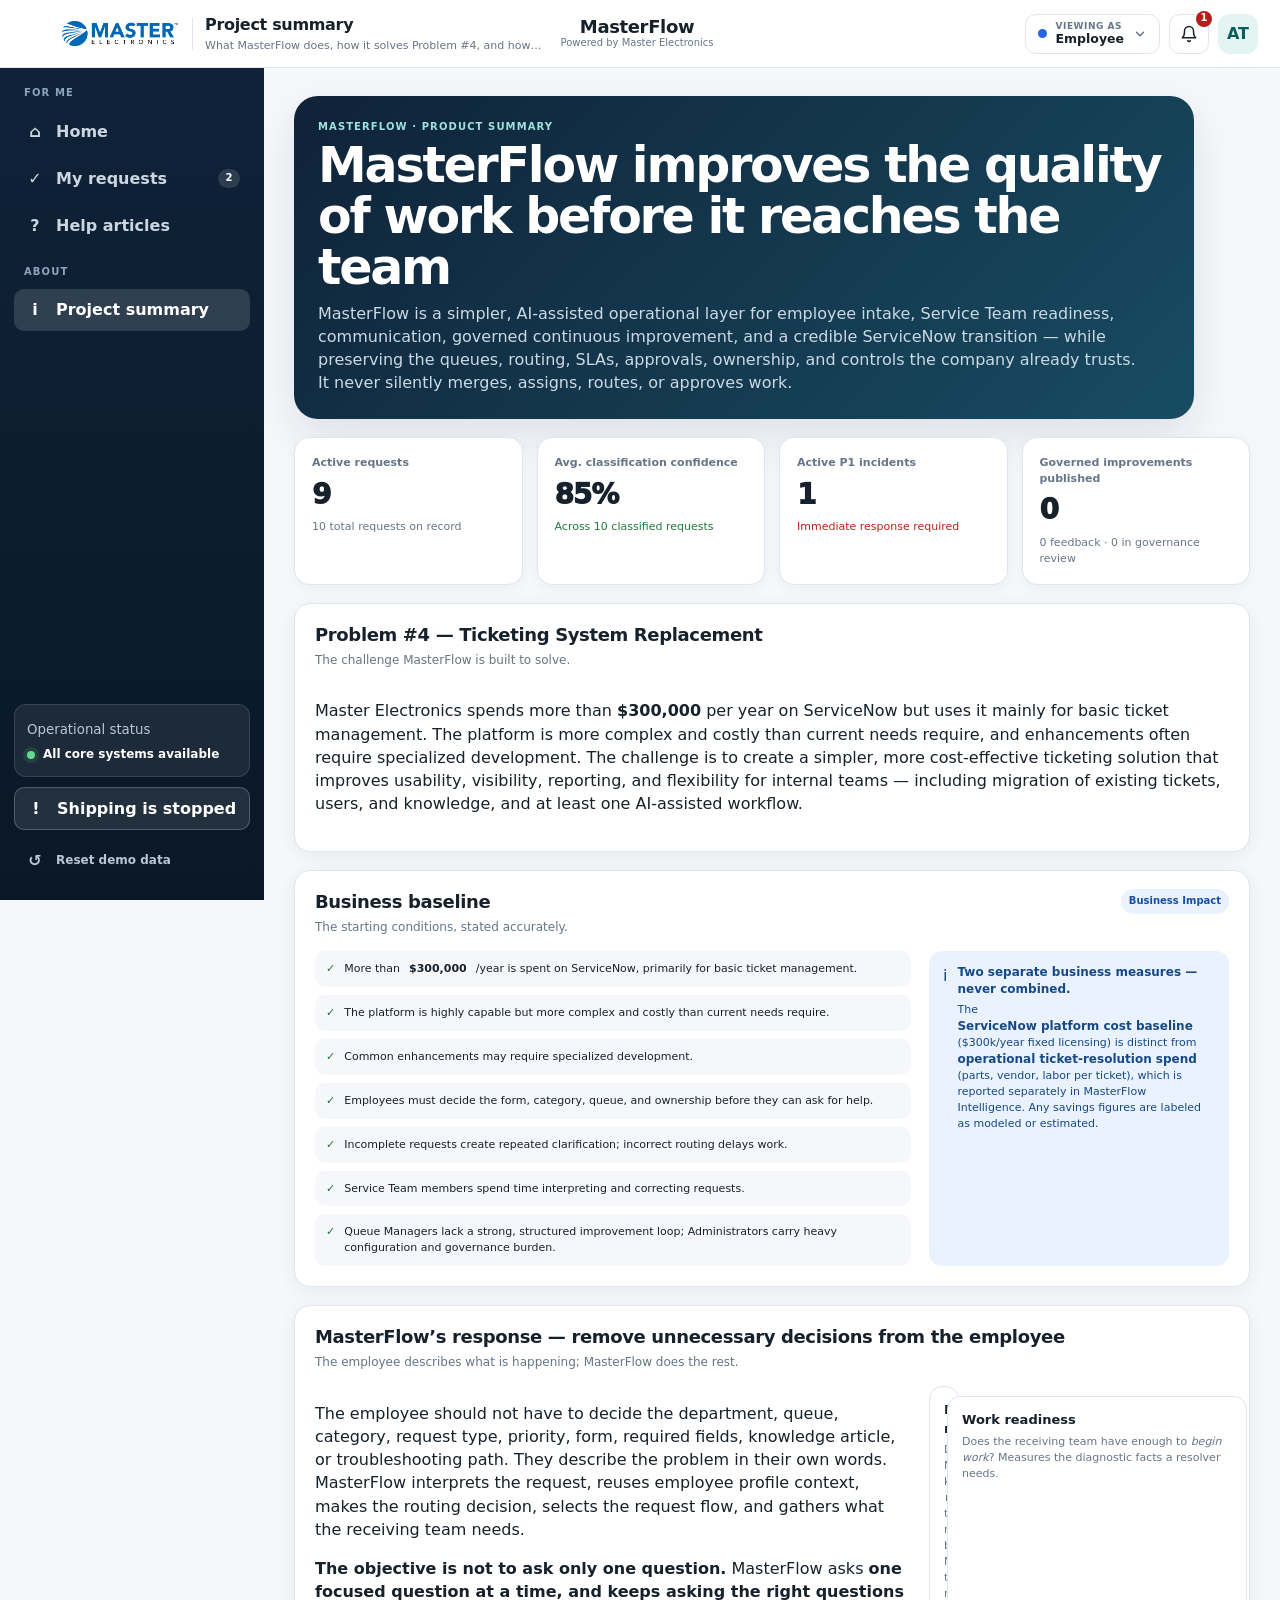
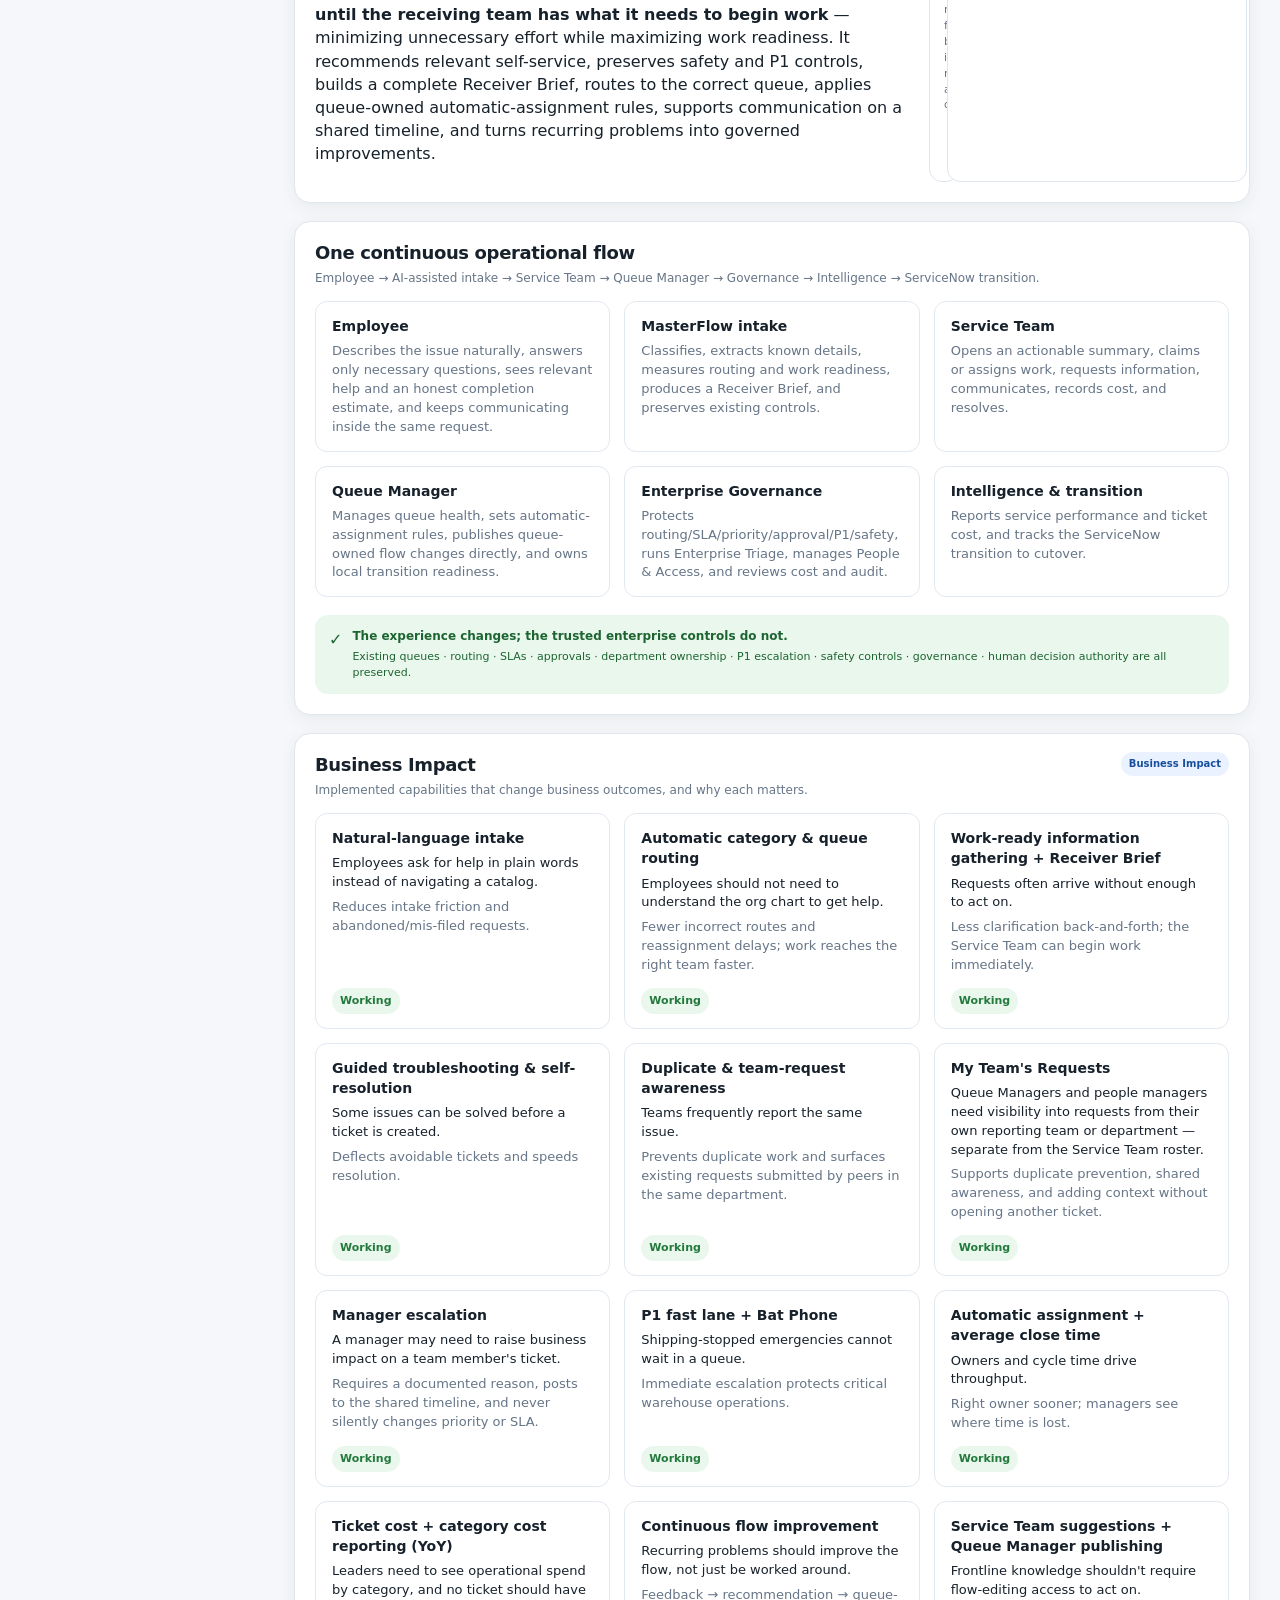
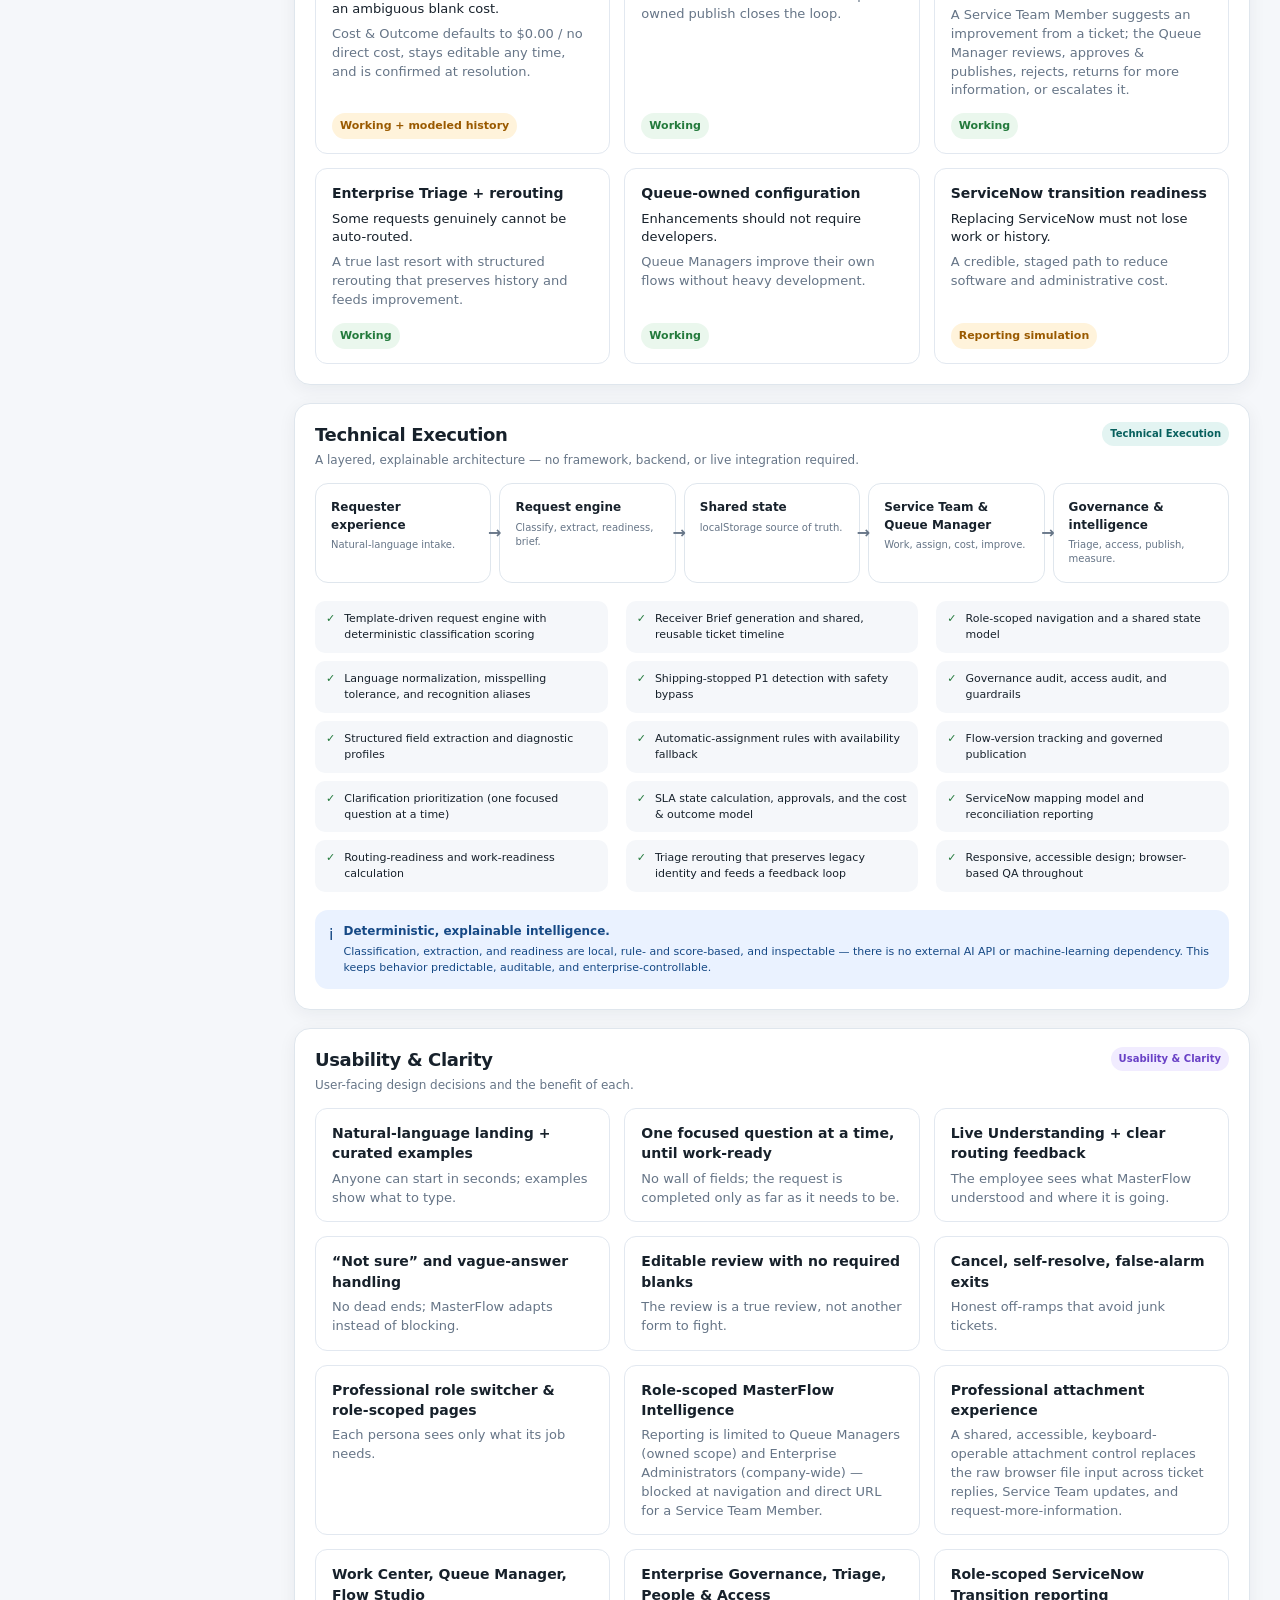
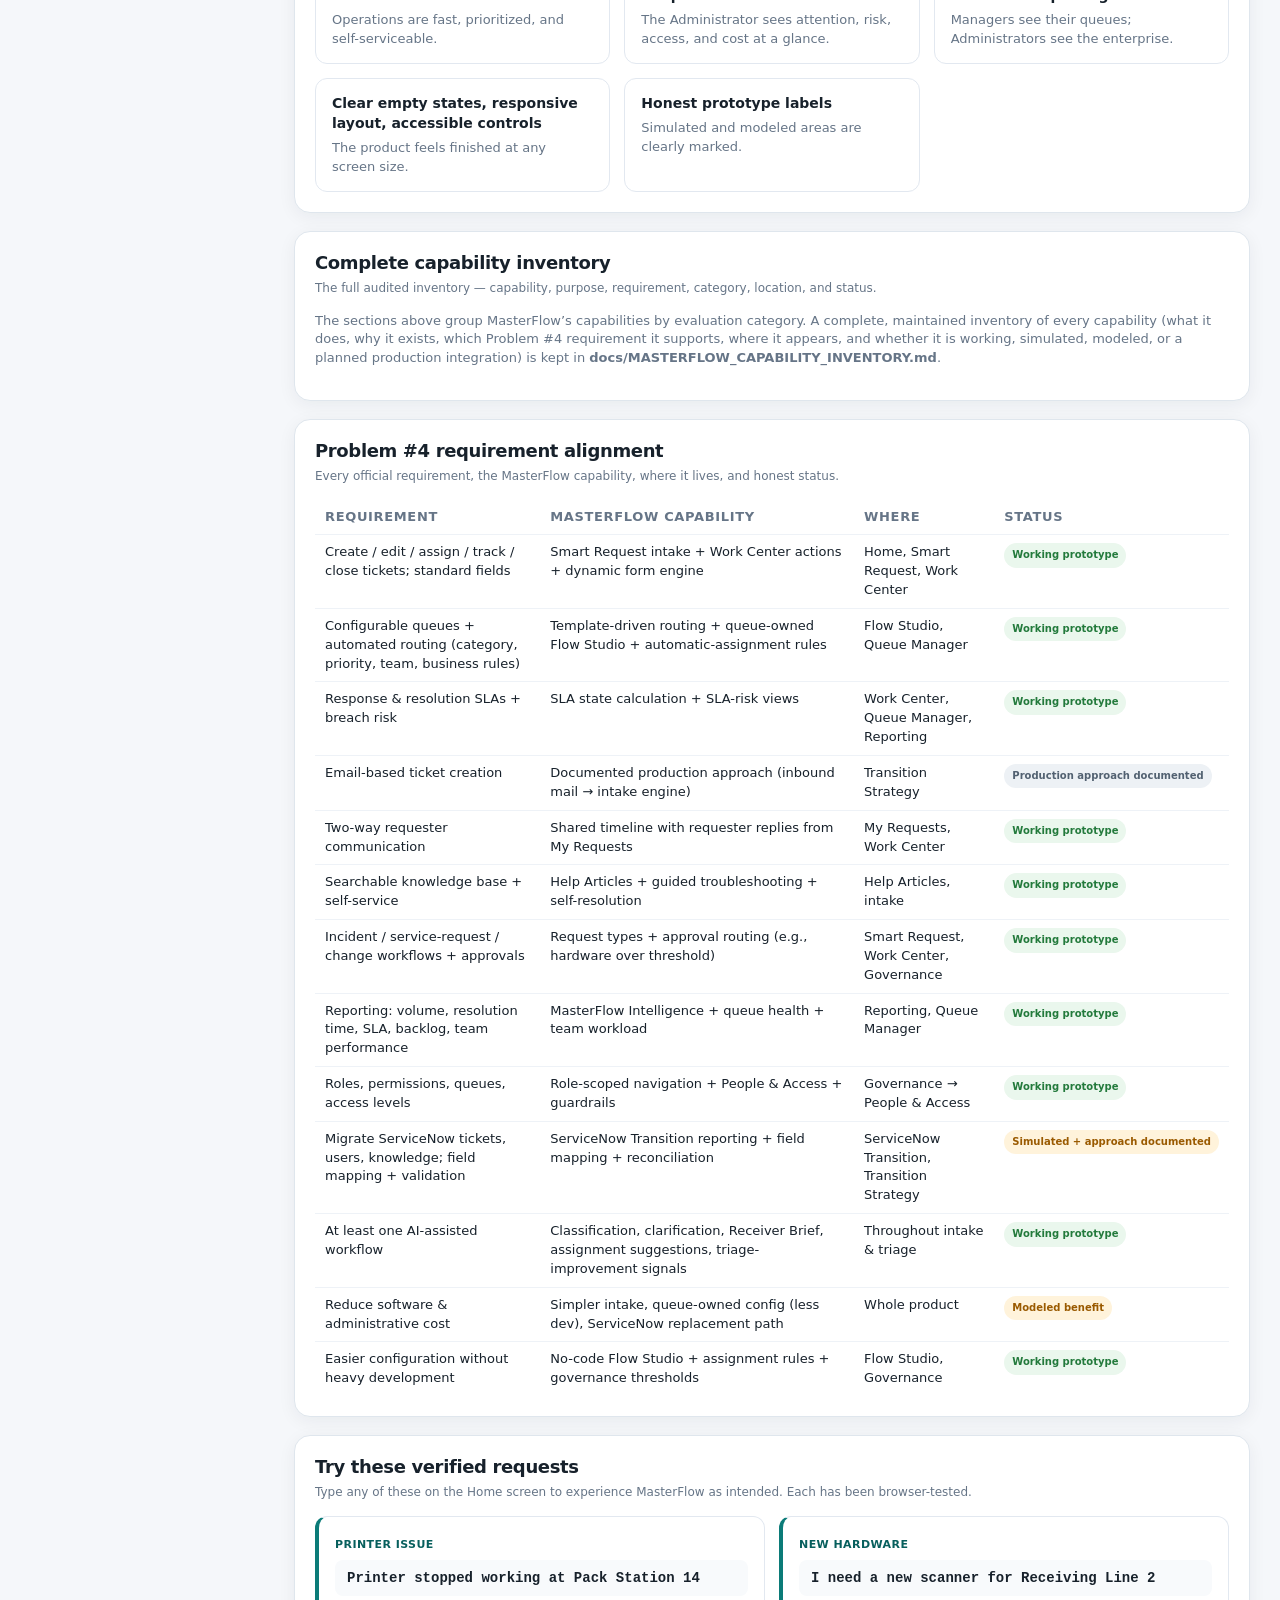
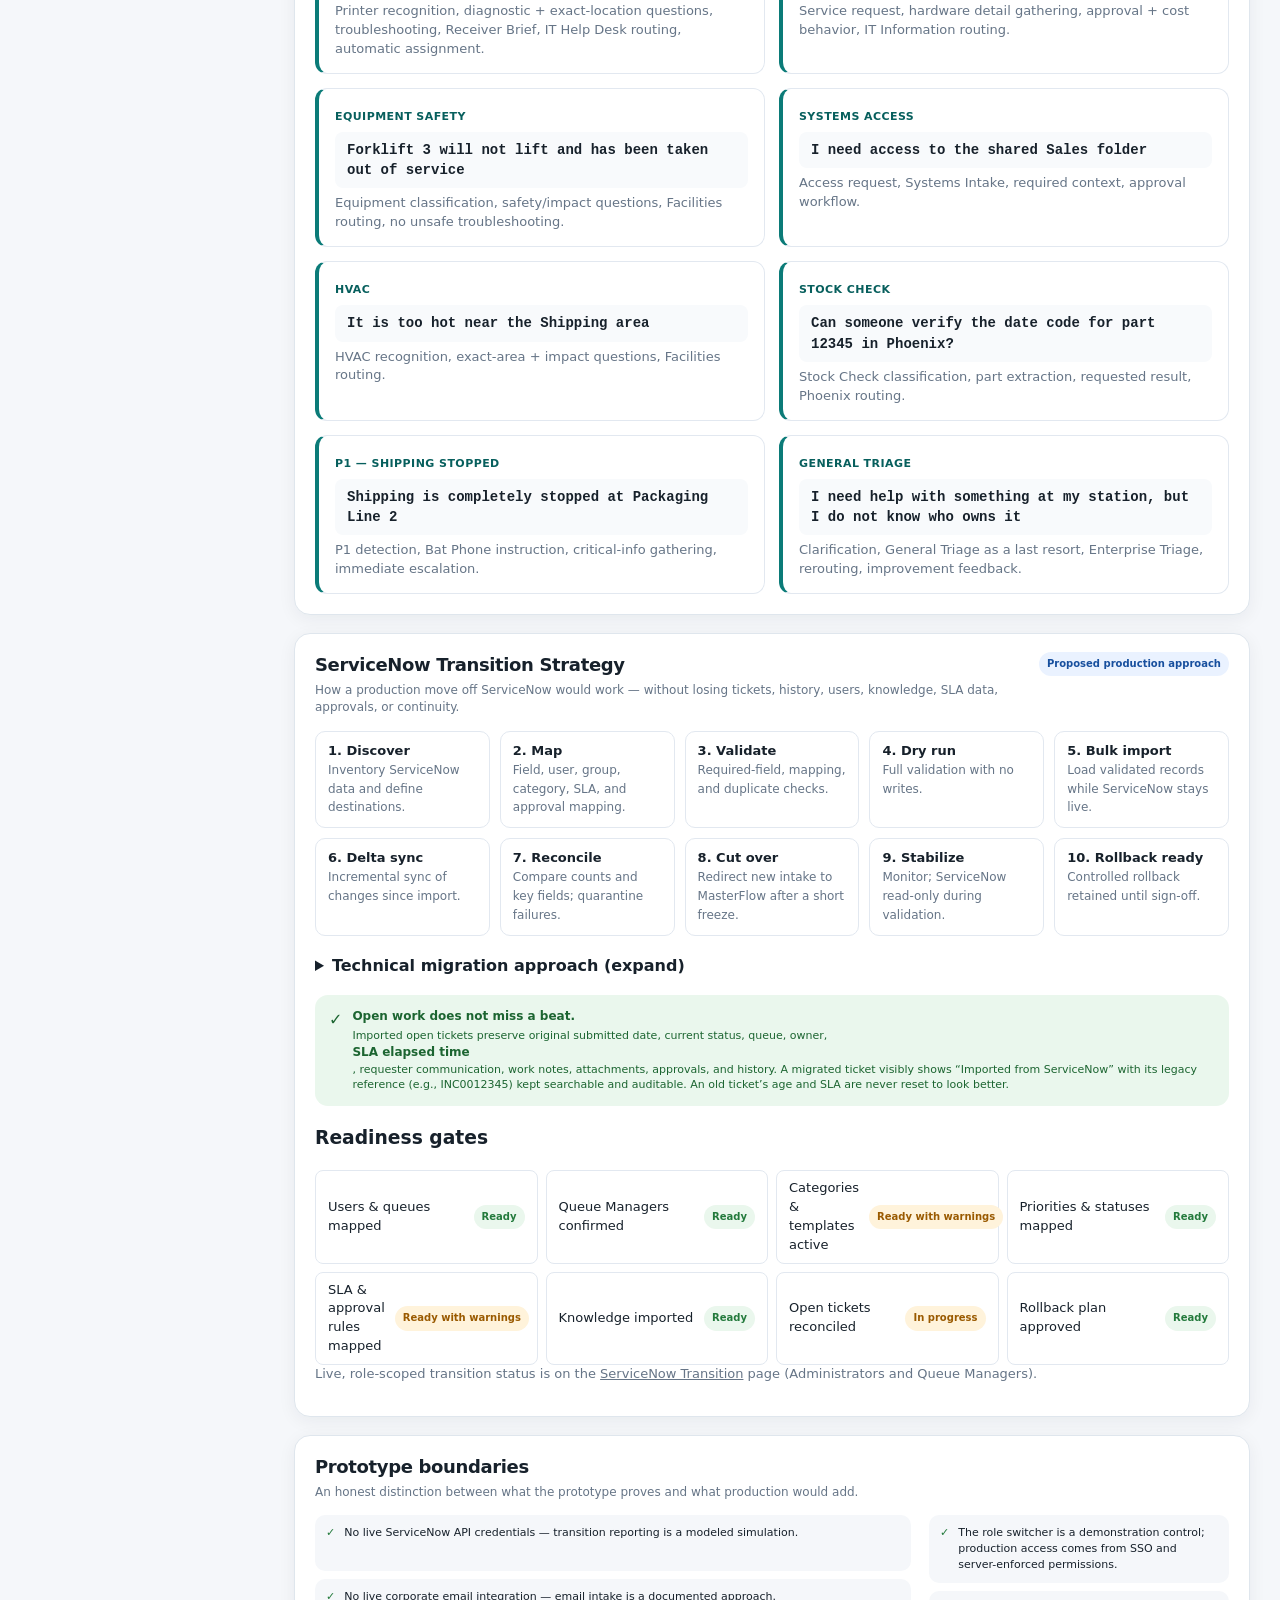
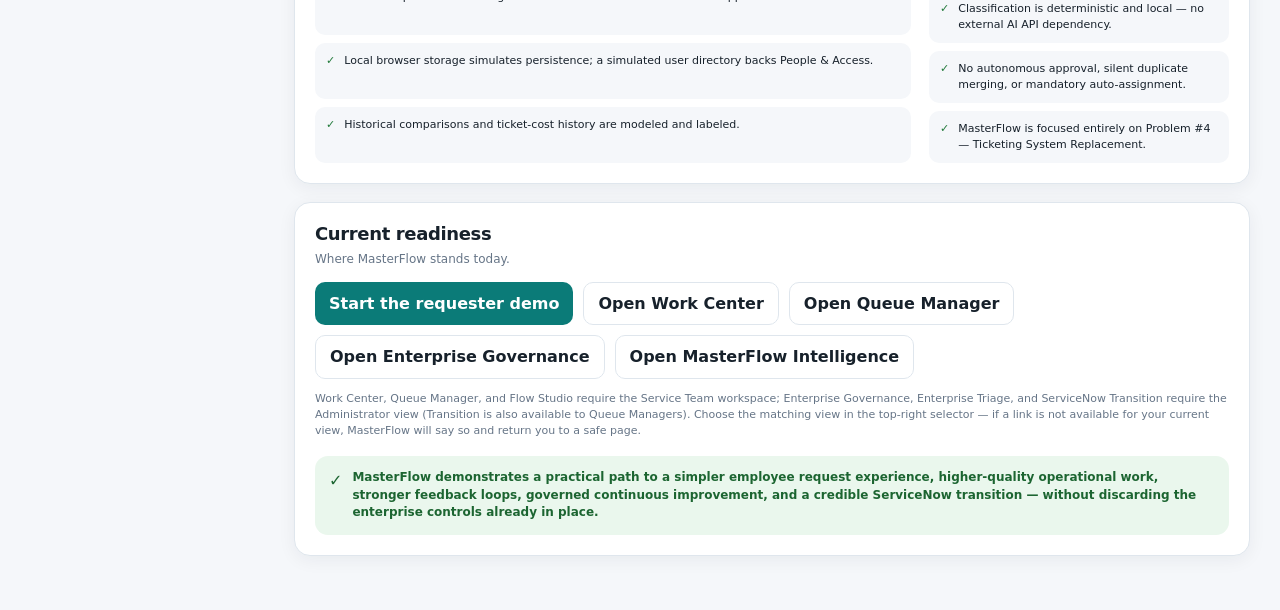
<file: project-summary.html>
<!doctype html>
<html lang="en">
<head>
  <meta charset="utf-8">
  <meta http-equiv="Cache-Control" content="no-store, no-cache, must-revalidate, max-age=0">
  <meta http-equiv="Pragma" content="no-cache">
  <meta http-equiv="Expires" content="0">
  <meta name="viewport" content="width=device-width, initial-scale=1">
  <meta name="description" content="MasterFlow project summary: a simpler AI-assisted intake, operations, governance, and ServiceNow-transition layer for Problem #4.">
  <title>MasterFlow - Project summary</title>
  <link rel="stylesheet" href="assets/css/styles.css?v=rc3">
  <link rel="stylesheet" href="assets/css/SUMMARY_APPEND.css?v=rc3">
</head>
<body class="workspace-page" data-page="project-summary">
  <div class="content-shell">
    <main>

      <!-- 1. OVERVIEW -->
      <section class="summary-hero">
        <div class="eyebrow">MasterFlow · product summary</div>
        <h1>MasterFlow improves the quality of work before it reaches the team</h1>
        <p>MasterFlow is a simpler, AI-assisted operational layer for employee intake, Service Team readiness, communication, governed continuous improvement, and a credible ServiceNow transition &mdash; while preserving the queues, routing, SLAs, approvals, ownership, and controls the company already trusts. It never silently merges, assigns, routes, or approves work.</p>
      </section>

      <section class="kpi-grid mt-18" aria-label="Live prototype metrics">
        <div class="kpi">
          <div class="kpi-label">Active requests</div>
          <div class="kpi-value" id="mfActiveRequests">&mdash;</div>
          <div class="kpi-meta" id="mfActiveRequestsMeta">Open items in the shared queue</div>
        </div>
        <div class="kpi">
          <div class="kpi-label">Avg. classification confidence</div>
          <div class="kpi-value" id="mfAvgConfidence">&mdash;</div>
          <div class="kpi-meta" id="mfAvgConfidenceMeta">Across current requests</div>
        </div>
        <div class="kpi">
          <div class="kpi-label">Active P1 incidents</div>
          <div class="kpi-value" id="mfActiveP1">&mdash;</div>
          <div class="kpi-meta" id="mfActiveP1Meta">Shipping-stopped fast lane</div>
        </div>
        <div class="kpi">
          <div class="kpi-label">Governed improvements published</div>
          <div class="kpi-value" id="mfPublished">&mdash;</div>
          <div class="kpi-meta" id="mfPublishedMeta">Queue-owned + governed flow changes</div>
        </div>
      </section>

      <!-- 2. OFFICIAL PROBLEM #4 -->
      <section class="card mt-18">
        <div class="card-header"><div><h2>Problem #4 — Ticketing System Replacement</h2><p>The challenge MasterFlow is built to solve.</p></div></div>
        <div class="card-body">
          <p>Master Electronics spends more than <strong id="mfServiceNowCost">$300,000</strong> per year on ServiceNow but uses it mainly for basic ticket management. The platform is more complex and costly than current needs require, and enhancements often require specialized development. The challenge is to create a simpler, more cost-effective ticketing solution that improves usability, visibility, reporting, and flexibility for internal teams &mdash; including migration of existing tickets, users, and knowledge, and at least one AI-assisted workflow.</p>
        </div>
      </section>

      <!-- 3. BUSINESS BASELINE -->
      <section class="card mt-18">
        <div class="card-header"><div><h2>Business baseline</h2><p>The starting conditions, stated accurately.</p></div><span class="badge badge-blue">Business Impact</span></div>
        <div class="card-body">
          <div class="grid grid-2">
            <ul class="decision-list">
              <li>More than <strong>$300,000</strong>/year is spent on ServiceNow, primarily for basic ticket management.</li>
              <li>The platform is highly capable but more complex and costly than current needs require.</li>
              <li>Common enhancements may require specialized development.</li>
              <li>Employees must decide the form, category, queue, and ownership before they can ask for help.</li>
              <li>Incomplete requests create repeated clarification; incorrect routing delays work.</li>
              <li>Service Team members spend time interpreting and correcting requests.</li>
              <li>Queue Managers lack a strong, structured improvement loop; Administrators carry heavy configuration and governance burden.</li>
            </ul>
            <div class="notice notice-info">
              <span>i</span>
              <div>
                <strong>Two separate business measures — never combined.</strong>
                <p>The <strong>ServiceNow platform cost baseline</strong> ($300k/year fixed licensing) is distinct from <strong>operational ticket-resolution spend</strong> (parts, vendor, labor per ticket), which is reported separately in MasterFlow Intelligence. Any savings figures are labeled as modeled or estimated.</p>
              </div>
            </div>
          </div>
        </div>
      </section>

      <!-- 4. MASTERFLOW'S RESPONSE -->
      <section class="card mt-18">
        <div class="card-header"><div><h2>MasterFlow&rsquo;s response — remove unnecessary decisions from the employee</h2><p>The employee describes what is happening; MasterFlow does the rest.</p></div></div>
        <div class="card-body">
          <div class="grid grid-2">
            <div>
              <p>The employee should not have to decide the department, queue, category, request type, priority, form, required fields, knowledge article, or troubleshooting path. They describe the problem in their own words. MasterFlow interprets the request, reuses employee profile context, makes the routing decision, selects the request flow, and gathers what the receiving team needs.</p>
              <p><strong>The objective is not to ask only one question.</strong> MasterFlow asks <strong>one focused question at a time, and keeps asking the right questions until the receiving team has what it needs to begin work</strong> &mdash; minimizing unnecessary effort while maximizing work readiness. It recommends relevant self-service, preserves safety and P1 controls, builds a complete Receiver Brief, routes to the correct queue, applies queue-owned automatic-assignment rules, supports communication on a shared timeline, and turns recurring problems into governed improvements.</p>
            </div>
            <div class="grid grid-2">
              <div class="rule-card"><h3>Routing readiness</h3><p>Does MasterFlow know <em>where</em> the request belongs? Measures the required routing facts before it reaches a queue.</p></div>
              <div class="rule-card"><h3>Work readiness</h3><p>Does the receiving team have enough to <em>begin work</em>? Measures the diagnostic facts a resolver needs.</p></div>
            </div>
          </div>
        </div>
      </section>

      <!-- 5. END-TO-END OPERATIONAL FLOW -->
      <section class="card mt-18">
        <div class="card-header"><div><h2>One continuous operational flow</h2><p>Employee &rarr; AI-assisted intake &rarr; Service Team &rarr; Queue Manager &rarr; Governance &rarr; Intelligence &rarr; ServiceNow transition.</p></div></div>
        <div class="card-body">
          <div class="cap-grid">
            <div class="cap-card"><h3>Employee</h3><p>Describes the issue naturally, answers only necessary questions, sees relevant help and an honest completion estimate, and keeps communicating inside the same request.</p></div>
            <div class="cap-card"><h3>MasterFlow intake</h3><p>Classifies, extracts known details, measures routing and work readiness, produces a Receiver Brief, and preserves existing controls.</p></div>
            <div class="cap-card"><h3>Service Team</h3><p>Opens an actionable summary, claims or assigns work, requests information, communicates, records cost, and resolves.</p></div>
            <div class="cap-card"><h3>Queue Manager</h3><p>Manages queue health, sets automatic-assignment rules, publishes queue-owned flow changes directly, and owns local transition readiness.</p></div>
            <div class="cap-card"><h3>Enterprise Governance</h3><p>Protects routing/SLA/priority/approval/P1/safety, runs Enterprise Triage, manages People &amp; Access, and reviews cost and audit.</p></div>
            <div class="cap-card"><h3>Intelligence &amp; transition</h3><p>Reports service performance and ticket cost, and tracks the ServiceNow transition to cutover.</p></div>
          </div>
          <div class="notice notice-success mt-18">
            <span>&#10003;</span>
            <div><strong>The experience changes; the trusted enterprise controls do not.</strong>
            <p>Existing queues · routing · SLAs · approvals · department ownership · P1 escalation · safety controls · governance · human decision authority are all preserved.</p></div>
          </div>
        </div>
      </section>

      <!-- 6. BUSINESS IMPACT -->
      <section class="card mt-18">
        <div class="card-header"><div><h2>Business Impact</h2><p>Implemented capabilities that change business outcomes, and why each matters.</p></div><span class="badge badge-blue">Business Impact</span></div>
        <div class="card-body">
          <div class="cap-grid">
            <div class="cap-card"><h3>Natural-language intake</h3><p class="cap-why">Employees ask for help in plain words instead of navigating a catalog.</p><p>Reduces intake friction and abandoned/mis-filed requests.</p><div class="cap-status"><span class="badge badge-green">Working</span></div></div>
            <div class="cap-card"><h3>Automatic category &amp; queue routing</h3><p class="cap-why">Employees should not need to understand the org chart to get help.</p><p>Fewer incorrect routes and reassignment delays; work reaches the right team faster.</p><div class="cap-status"><span class="badge badge-green">Working</span></div></div>
            <div class="cap-card"><h3>Work-ready information gathering + Receiver Brief</h3><p class="cap-why">Requests often arrive without enough to act on.</p><p>Less clarification back-and-forth; the Service Team can begin work immediately.</p><div class="cap-status"><span class="badge badge-green">Working</span></div></div>
            <div class="cap-card"><h3>Guided troubleshooting &amp; self-resolution</h3><p class="cap-why">Some issues can be solved before a ticket is created.</p><p>Deflects avoidable tickets and speeds resolution.</p><div class="cap-status"><span class="badge badge-green">Working</span></div></div>
            <div class="cap-card"><h3>Duplicate &amp; team-request awareness</h3><p class="cap-why">Teams frequently report the same issue.</p><p>Prevents duplicate work and surfaces existing requests submitted by peers in the same department.</p><div class="cap-status"><span class="badge badge-green">Working</span></div></div>
            <div class="cap-card"><h3>My Team's Requests</h3><p class="cap-why">Queue Managers and people managers need visibility into requests from their own reporting team or department — separate from the Service Team roster.</p><p>Supports duplicate prevention, shared awareness, and adding context without opening another ticket.</p><div class="cap-status"><span class="badge badge-green">Working</span></div></div>
            <div class="cap-card"><h3>Manager escalation</h3><p class="cap-why">A manager may need to raise business impact on a team member's ticket.</p><p>Requires a documented reason, posts to the shared timeline, and never silently changes priority or SLA.</p><div class="cap-status"><span class="badge badge-green">Working</span></div></div>
            <div class="cap-card"><h3>P1 fast lane + Bat Phone</h3><p class="cap-why">Shipping-stopped emergencies cannot wait in a queue.</p><p>Immediate escalation protects critical warehouse operations.</p><div class="cap-status"><span class="badge badge-green">Working</span></div></div>
            <div class="cap-card"><h3>Automatic assignment + average close time</h3><p class="cap-why">Owners and cycle time drive throughput.</p><p>Right owner sooner; managers see where time is lost.</p><div class="cap-status"><span class="badge badge-green">Working</span></div></div>
            <div class="cap-card"><h3>Ticket cost + category cost reporting (YoY)</h3><p class="cap-why">Leaders need to see operational spend by category, and no ticket should have an ambiguous blank cost.</p><p>Cost &amp; Outcome defaults to $0.00 / no direct cost, stays editable any time, and is confirmed at resolution.</p><div class="cap-status"><span class="badge badge-amber">Working + modeled history</span></div></div>
            <div class="cap-card"><h3>Continuous flow improvement</h3><p class="cap-why">Recurring problems should improve the flow, not just be worked around.</p><p>Feedback &rarr; recommendation &rarr; queue-owned publish closes the loop.</p><div class="cap-status"><span class="badge badge-green">Working</span></div></div>
            <div class="cap-card"><h3>Service Team suggestions + Queue Manager publishing</h3><p class="cap-why">Frontline knowledge shouldn't require flow-editing access to act on.</p><p>A Service Team Member suggests an improvement from a ticket; the Queue Manager reviews, approves &amp; publishes, rejects, returns for more information, or escalates it.</p><div class="cap-status"><span class="badge badge-green">Working</span></div></div>
            <div class="cap-card"><h3>Enterprise Triage + rerouting</h3><p class="cap-why">Some requests genuinely cannot be auto-routed.</p><p>A true last resort with structured rerouting that preserves history and feeds improvement.</p><div class="cap-status"><span class="badge badge-green">Working</span></div></div>
            <div class="cap-card"><h3>Queue-owned configuration</h3><p class="cap-why">Enhancements should not require developers.</p><p>Queue Managers improve their own flows without heavy development.</p><div class="cap-status"><span class="badge badge-green">Working</span></div></div>
            <div class="cap-card"><h3>ServiceNow transition readiness</h3><p class="cap-why">Replacing ServiceNow must not lose work or history.</p><p>A credible, staged path to reduce software and administrative cost.</p><div class="cap-status"><span class="badge badge-amber">Reporting simulation</span></div></div>
          </div>
        </div>
      </section>

      <!-- 7. TECHNICAL EXECUTION -->
      <section class="card mt-18">
        <div class="card-header"><div><h2>Technical Execution</h2><p>A layered, explainable architecture &mdash; no framework, backend, or live integration required.</p></div><span class="badge badge-teal">Technical Execution</span></div>
        <div class="card-body">
          <div class="summary-flow">
            <div class="summary-step"><strong>Requester experience</strong><span>Natural-language intake.</span></div>
            <div class="summary-step"><strong>Request engine</strong><span>Classify, extract, readiness, brief.</span></div>
            <div class="summary-step"><strong>Shared state</strong><span>localStorage source of truth.</span></div>
            <div class="summary-step"><strong>Service Team &amp; Queue Manager</strong><span>Work, assign, cost, improve.</span></div>
            <div class="summary-step"><strong>Governance &amp; intelligence</strong><span>Triage, access, publish, measure.</span></div>
          </div>
          <div class="grid grid-3 mt-18">
            <ul class="decision-list">
              <li>Template-driven request engine with deterministic classification scoring</li>
              <li>Language normalization, misspelling tolerance, and recognition aliases</li>
              <li>Structured field extraction and diagnostic profiles</li>
              <li>Clarification prioritization (one focused question at a time)</li>
              <li>Routing-readiness and work-readiness calculation</li>
            </ul>
            <ul class="decision-list">
              <li>Receiver Brief generation and shared, reusable ticket timeline</li>
              <li>Shipping-stopped P1 detection with safety bypass</li>
              <li>Automatic-assignment rules with availability fallback</li>
              <li>SLA state calculation, approvals, and the cost &amp; outcome model</li>
              <li>Triage rerouting that preserves legacy identity and feeds a feedback loop</li>
            </ul>
            <ul class="decision-list">
              <li>Role-scoped navigation and a shared state model</li>
              <li>Governance audit, access audit, and guardrails</li>
              <li>Flow-version tracking and governed publication</li>
              <li>ServiceNow mapping model and reconciliation reporting</li>
              <li>Responsive, accessible design; browser-based QA throughout</li>
            </ul>
          </div>
          <div class="notice notice-info mt-18"><span>i</span><div><strong>Deterministic, explainable intelligence.</strong><p>Classification, extraction, and readiness are local, rule- and score-based, and inspectable — there is no external AI API or machine-learning dependency. This keeps behavior predictable, auditable, and enterprise-controllable.</p></div></div>
        </div>
      </section>

      <!-- 8. USABILITY & CLARITY -->
      <section class="card mt-18">
        <div class="card-header"><div><h2>Usability &amp; Clarity</h2><p>User-facing design decisions and the benefit of each.</p></div><span class="badge badge-purple">Usability &amp; Clarity</span></div>
        <div class="card-body">
          <div class="cap-grid">
            <div class="cap-card"><h3>Natural-language landing + curated examples</h3><p>Anyone can start in seconds; examples show what to type.</p></div>
            <div class="cap-card"><h3>One focused question at a time, until work-ready</h3><p>No wall of fields; the request is completed only as far as it needs to be.</p></div>
            <div class="cap-card"><h3>Live Understanding + clear routing feedback</h3><p>The employee sees what MasterFlow understood and where it is going.</p></div>
            <div class="cap-card"><h3>&ldquo;Not sure&rdquo; and vague-answer handling</h3><p>No dead ends; MasterFlow adapts instead of blocking.</p></div>
            <div class="cap-card"><h3>Editable review with no required blanks</h3><p>The review is a true review, not another form to fight.</p></div>
            <div class="cap-card"><h3>Cancel, self-resolve, false-alarm exits</h3><p>Honest off-ramps that avoid junk tickets.</p></div>
            <div class="cap-card"><h3>Professional role switcher &amp; role-scoped pages</h3><p>Each persona sees only what its job needs.</p></div>
            <div class="cap-card"><h3>Role-scoped MasterFlow Intelligence</h3><p>Reporting is limited to Queue Managers (owned scope) and Enterprise Administrators (company-wide) &mdash; blocked at navigation and direct URL for a Service Team Member.</p></div>
            <div class="cap-card"><h3>Professional attachment experience</h3><p>A shared, accessible, keyboard-operable attachment control replaces the raw browser file input across ticket replies, Service Team updates, and request-more-information.</p></div>
            <div class="cap-card"><h3>Work Center, Queue Manager, Flow Studio</h3><p>Operations are fast, prioritized, and self-serviceable.</p></div>
            <div class="cap-card"><h3>Enterprise Governance, Triage, People &amp; Access</h3><p>The Administrator sees attention, risk, access, and cost at a glance.</p></div>
            <div class="cap-card"><h3>Role-scoped ServiceNow Transition reporting</h3><p>Managers see their queues; Administrators see the enterprise.</p></div>
            <div class="cap-card"><h3>Clear empty states, responsive layout, accessible controls</h3><p>The product feels finished at any screen size.</p></div>
            <div class="cap-card"><h3>Honest prototype labels</h3><p>Simulated and modeled areas are clearly marked.</p></div>
          </div>
        </div>
      </section>

      <!-- 9. CAPABILITY INVENTORY POINTER -->
      <section class="card mt-18">
        <div class="card-header"><div><h2>Complete capability inventory</h2><p>The full audited inventory — capability, purpose, requirement, category, location, and status.</p></div></div>
        <div class="card-body">
          <p class="summary-subhead">The sections above group MasterFlow&rsquo;s capabilities by evaluation category. A complete, maintained inventory of every capability (what it does, why it exists, which Problem #4 requirement it supports, where it appears, and whether it is working, simulated, modeled, or a planned production integration) is kept in <strong>docs/MASTERFLOW_CAPABILITY_INVENTORY.md</strong>.</p>
        </div>
      </section>

      <!-- 10. PROBLEM #4 REQUIREMENT ALIGNMENT -->
      <section class="card mt-18">
        <div class="card-header"><div><h2>Problem #4 requirement alignment</h2><p>Every official requirement, the MasterFlow capability, where it lives, and honest status.</p></div></div>
        <div class="card-body matrix-wrap">
          <table>
            <thead><tr><th>Requirement</th><th>MasterFlow capability</th><th>Where</th><th>Status</th></tr></thead>
            <tbody>
              <tr><td>Create / edit / assign / track / close tickets; standard fields</td><td>Smart Request intake + Work Center actions + dynamic form engine</td><td>Home, Smart Request, Work Center</td><td><span class="badge badge-green">Working prototype</span></td></tr>
              <tr><td>Configurable queues + automated routing (category, priority, team, business rules)</td><td>Template-driven routing + queue-owned Flow Studio + automatic-assignment rules</td><td>Flow Studio, Queue Manager</td><td><span class="badge badge-green">Working prototype</span></td></tr>
              <tr><td>Response &amp; resolution SLAs + breach risk</td><td>SLA state calculation + SLA-risk views</td><td>Work Center, Queue Manager, Reporting</td><td><span class="badge badge-green">Working prototype</span></td></tr>
              <tr><td>Email-based ticket creation</td><td>Documented production approach (inbound mail → intake engine)</td><td>Transition Strategy</td><td><span class="badge badge-gray">Production approach documented</span></td></tr>
              <tr><td>Two-way requester communication</td><td>Shared timeline with requester replies from My Requests</td><td>My Requests, Work Center</td><td><span class="badge badge-green">Working prototype</span></td></tr>
              <tr><td>Searchable knowledge base + self-service</td><td>Help Articles + guided troubleshooting + self-resolution</td><td>Help Articles, intake</td><td><span class="badge badge-green">Working prototype</span></td></tr>
              <tr><td>Incident / service-request / change workflows + approvals</td><td>Request types + approval routing (e.g., hardware over threshold)</td><td>Smart Request, Work Center, Governance</td><td><span class="badge badge-green">Working prototype</span></td></tr>
              <tr><td>Reporting: volume, resolution time, SLA, backlog, team performance</td><td>MasterFlow Intelligence + queue health + team workload</td><td>Reporting, Queue Manager</td><td><span class="badge badge-green">Working prototype</span></td></tr>
              <tr><td>Roles, permissions, queues, access levels</td><td>Role-scoped navigation + People &amp; Access + guardrails</td><td>Governance → People &amp; Access</td><td><span class="badge badge-green">Working prototype</span></td></tr>
              <tr><td>Migrate ServiceNow tickets, users, knowledge; field mapping + validation</td><td>ServiceNow Transition reporting + field mapping + reconciliation</td><td>ServiceNow Transition, Transition Strategy</td><td><span class="badge badge-amber">Simulated + approach documented</span></td></tr>
              <tr><td>At least one AI-assisted workflow</td><td>Classification, clarification, Receiver Brief, assignment suggestions, triage-improvement signals</td><td>Throughout intake &amp; triage</td><td><span class="badge badge-green">Working prototype</span></td></tr>
              <tr><td>Reduce software &amp; administrative cost</td><td>Simpler intake, queue-owned config (less dev), ServiceNow replacement path</td><td>Whole product</td><td><span class="badge badge-amber">Modeled benefit</span></td></tr>
              <tr><td>Easier configuration without heavy development</td><td>No-code Flow Studio + assignment rules + governance thresholds</td><td>Flow Studio, Governance</td><td><span class="badge badge-green">Working prototype</span></td></tr>
            </tbody>
          </table>
        </div>
      </section>

      <!-- 11. VERIFIED EXAMPLES -->
      <section class="card mt-18">
        <div class="card-header"><div><h2>Try these verified requests</h2><p>Type any of these on the Home screen to experience MasterFlow as intended. Each has been browser-tested.</p></div></div>
        <div class="card-body">
          <div class="example-grid">
            <div class="example-card"><span class="example-type">Printer issue</span><code class="example-input">Printer stopped working at Pack Station 14</code><p>Printer recognition, diagnostic + exact-location questions, troubleshooting, Receiver Brief, IT Help Desk routing, automatic assignment.</p></div>
            <div class="example-card"><span class="example-type">New hardware</span><code class="example-input">I need a new scanner for Receiving Line 2</code><p>Service request, hardware detail gathering, approval + cost behavior, IT Information routing.</p></div>
            <div class="example-card"><span class="example-type">Equipment safety</span><code class="example-input">Forklift 3 will not lift and has been taken out of service</code><p>Equipment classification, safety/impact questions, Facilities routing, no unsafe troubleshooting.</p></div>
            <div class="example-card"><span class="example-type">Systems access</span><code class="example-input">I need access to the shared Sales folder</code><p>Access request, Systems Intake, required context, approval workflow.</p></div>
            <div class="example-card"><span class="example-type">HVAC</span><code class="example-input">It is too hot near the Shipping area</code><p>HVAC recognition, exact-area + impact questions, Facilities routing.</p></div>
            <div class="example-card"><span class="example-type">Stock check</span><code class="example-input">Can someone verify the date code for part 12345 in Phoenix?</code><p>Stock Check classification, part extraction, requested result, Phoenix routing.</p></div>
            <div class="example-card"><span class="example-type">P1 — shipping stopped</span><code class="example-input">Shipping is completely stopped at Packaging Line 2</code><p>P1 detection, Bat Phone instruction, critical-info gathering, immediate escalation.</p></div>
            <div class="example-card"><span class="example-type">General triage</span><code class="example-input">I need help with something at my station, but I do not know who owns it</code><p>Clarification, General Triage as a last resort, Enterprise Triage, rerouting, improvement feedback.</p></div>
          </div>
        </div>
      </section>

      <!-- 12. SERVICENOW TRANSITION STRATEGY -->
      <section class="card mt-18">
        <div class="card-header"><div><h2>ServiceNow Transition Strategy</h2><p>How a production move off ServiceNow would work — without losing tickets, history, users, knowledge, SLA data, approvals, or continuity.</p></div><span class="badge badge-blue">Proposed production approach</span></div>
        <div class="card-body">
          <div class="layer-grid">
            <div class="layer-step"><strong>1. Discover</strong><span>Inventory ServiceNow data and define destinations.</span></div>
            <div class="layer-step"><strong>2. Map</strong><span>Field, user, group, category, SLA, and approval mapping.</span></div>
            <div class="layer-step"><strong>3. Validate</strong><span>Required-field, mapping, and duplicate checks.</span></div>
            <div class="layer-step"><strong>4. Dry run</strong><span>Full validation with no writes.</span></div>
            <div class="layer-step"><strong>5. Bulk import</strong><span>Load validated records while ServiceNow stays live.</span></div>
            <div class="layer-step"><strong>6. Delta sync</strong><span>Incremental sync of changes since import.</span></div>
            <div class="layer-step"><strong>7. Reconcile</strong><span>Compare counts and key fields; quarantine failures.</span></div>
            <div class="layer-step"><strong>8. Cut over</strong><span>Redirect new intake to MasterFlow after a short freeze.</span></div>
            <div class="layer-step"><strong>9. Stabilize</strong><span>Monitor; ServiceNow read-only during validation.</span></div>
            <div class="layer-step"><strong>10. Rollback ready</strong><span>Controlled rollback retained until sign-off.</span></div>
          </div>

          <details class="mt-18"><summary class="transition-summary"><strong>Technical migration approach (expand)</strong></summary>
            <ul class="decision-list mt-12">
              <li><strong>Proposed production connector:</strong> authenticated ServiceNow REST / Table API with pagination, rate-limit handling, retry, and resume-after-failure.</li>
              <li><strong>Idempotent imports</strong> keyed on ServiceNow <code>sys_id</code>, preserving the legacy ID and number so nothing is duplicated or lost.</li>
              <li><strong>Transformation + validation</strong> per field, with an exception quarantine for failed records and full audit logs.</li>
              <li><strong>Incremental (delta) synchronization</strong> based on ServiceNow update timestamps; last-update comparison and duplicate prevention resolve dual-run conflicts.</li>
              <li><strong>Attachment, comment/journal, approval, and SLA transfer</strong> with count reconciliation and checksum validation.</li>
              <li><strong>Rollback</strong> stops new MasterFlow intake, restores ServiceNow as the active path, reconciles the cutover window, and retries the wave — imported records are retained for audit, never mass-deleted.</li>
            </ul>
          </details>

          <div class="notice notice-success mt-18"><span>&#10003;</span><div><strong>Open work does not miss a beat.</strong><p>Imported open tickets preserve original submitted date, current status, queue, owner, <strong>SLA elapsed time</strong>, requester communication, work notes, attachments, approvals, and history. A migrated ticket visibly shows &ldquo;Imported from ServiceNow&rdquo; with its legacy reference (e.g., INC0012345) kept searchable and auditable. An old ticket&rsquo;s age and SLA are never reset to look better.</p></div></div>

          <h3 class="mt-18">Readiness gates</h3>
          <div class="readiness-grid mt-12">
            <div class="readiness-item"><span>Users &amp; queues mapped</span><span class="badge badge-green">Ready</span></div>
            <div class="readiness-item"><span>Queue Managers confirmed</span><span class="badge badge-green">Ready</span></div>
            <div class="readiness-item"><span>Categories &amp; templates active</span><span class="badge badge-amber">Ready with warnings</span></div>
            <div class="readiness-item"><span>Priorities &amp; statuses mapped</span><span class="badge badge-green">Ready</span></div>
            <div class="readiness-item"><span>SLA &amp; approval rules mapped</span><span class="badge badge-amber">Ready with warnings</span></div>
            <div class="readiness-item"><span>Knowledge imported</span><span class="badge badge-green">Ready</span></div>
            <div class="readiness-item"><span>Open tickets reconciled</span><span class="badge badge-amber">In progress</span></div>
            <div class="readiness-item"><span>Rollback plan approved</span><span class="badge badge-green">Ready</span></div>
          </div>
          <p class="summary-subhead mt-12">Live, role-scoped transition status is on the <a href="admin-migration.html">ServiceNow Transition</a> page (Administrators and Queue Managers).</p>
        </div>
      </section>

      <!-- 13. PROTOTYPE BOUNDARIES -->
      <section class="card mt-18">
        <div class="card-header"><div><h2>Prototype boundaries</h2><p>An honest distinction between what the prototype proves and what production would add.</p></div></div>
        <div class="card-body">
          <div class="grid grid-2">
            <ul class="decision-list">
              <li>No live ServiceNow API credentials — transition reporting is a modeled simulation.</li>
              <li>No live corporate email integration — email intake is a documented approach.</li>
              <li>Local browser storage simulates persistence; a simulated user directory backs People &amp; Access.</li>
              <li>Historical comparisons and ticket-cost history are modeled and labeled.</li>
            </ul>
            <ul class="decision-list">
              <li>The role switcher is a demonstration control; production access comes from SSO and server-enforced permissions.</li>
              <li>Classification is deterministic and local — no external AI API dependency.</li>
              <li>No autonomous approval, silent duplicate merging, or mandatory auto-assignment.</li>
              <li>MasterFlow is focused entirely on Problem #4 — Ticketing System Replacement.</li>
            </ul>
          </div>
        </div>
      </section>

      <!-- 14. CURRENT READINESS -->
      <section class="card mt-18">
        <div class="card-header"><div><h2>Current readiness</h2><p>Where MasterFlow stands today.</p></div></div>
        <div class="card-body">
          <div class="cta-row">
            <a class="btn btn-primary" href="index.html">Start the requester demo</a>
            <a class="btn btn-secondary" href="assigned-work.html">Open Work Center</a>
            <a class="btn btn-secondary" href="ticket-queues.html">Open Queue Manager</a>
            <a class="btn btn-secondary" href="admin-rules-access.html">Open Enterprise Governance</a>
            <a class="btn btn-secondary" href="reporting.html">Open MasterFlow Intelligence</a>
          </div>
          <p class="muted small mt-12">Work Center, Queue Manager, and Flow Studio require the Service Team workspace; Enterprise Governance, Enterprise Triage, and ServiceNow Transition require the Administrator view (Transition is also available to Queue Managers). Choose the matching view in the top-right selector — if a link is not available for your current view, MasterFlow will say so and return you to a safe page.</p>
          <div class="notice notice-success mt-18"><span>&#10003;</span><div><strong>MasterFlow demonstrates a practical path to a simpler employee request experience, higher-quality operational work, stronger feedback loops, governed continuous improvement, and a credible ServiceNow transition — without discarding the enterprise controls already in place.</strong></div></div>
        </div>
      </section>

    </main>
  </div>

  <script src="assets/js/store.js?v=rc3" defer></script>
  <script src="assets/js/layout.js?v=rc3" defer></script>
  <script src="assets/js/pages/project-summary.js?v=rc3" defer></script>
</body>
</html>
</file>
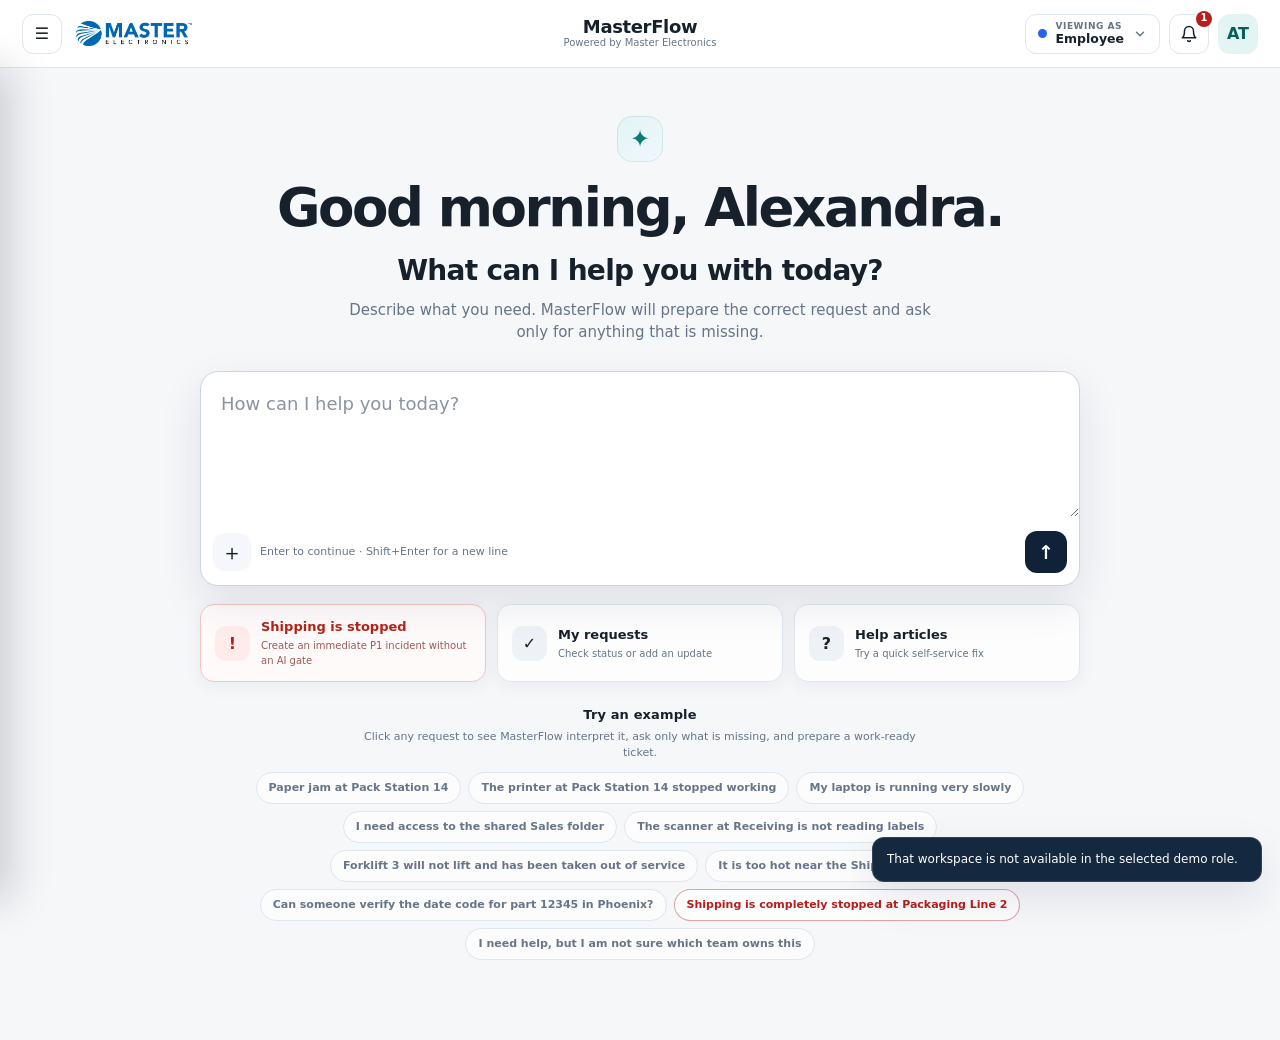
<file: reporting.html>
<!doctype html>
<html lang="en">
<head>
  <meta charset="utf-8">

  <meta http-equiv="Cache-Control" content="no-store, no-cache, must-revalidate, max-age=0">
  <meta http-equiv="Pragma" content="no-cache">
  <meta http-equiv="Expires" content="0">
  <meta
    name="viewport"
    content="width=device-width, initial-scale=1"
  >

  <meta
    name="description"
    content="MasterFlow Intelligence reporting for intake quality, AI classification health, workflow performance, continuous improvement, and governance."
  >

  <title>MasterFlow - Intelligence</title>

  <link
    rel="stylesheet"
    href="assets/css/styles.css?v=rc3"
  >
</head>

<body
  class="workspace-page reporting-page"
  data-page="reporting"
>
  <div class="content-shell">
    <main>
      <!-- MASTERFLOW INTELLIGENCE: PAGE HEADING -->
      <div class="page-heading">
        <div>
          <div class="eyebrow">
            Operational intelligence
          </div>

          <h1>MasterFlow Intelligence</h1>

          <p>
            Measure whether requests arrive ready for work, identify
            where employees and receivers experience friction, and
            prioritize the request flows that should improve next.
          </p>
        </div>

        <div class="page-actions">
          <span
            class="badge badge-purple"
            id="reportingScopeBadge"
          >
            Enterprise view
          </span>

          <span class="badge badge-gray">
            Live prototype data
          </span>
        </div>
      </div>

      <div
        class="notice notice-info"
        id="reportingScopeNotice"
      >
        <span aria-hidden="true">i</span>

        <div>
          <strong id="reportingScopeTitle">
            Company-wide intake and workflow intelligence
          </strong>

          <p id="reportingScopeDescription">
            Morgan can review performance across all request flows,
            queues, feedback signals, and governed improvements.
          </p>
        </div>
      </div>

      <!-- MASTERFLOW INTELLIGENCE: EXECUTIVE OUTCOMES -->
      <section
        class="kpi-grid mt-18"
        aria-label="MasterFlow outcome summary"
      >
        <article class="kpi">
          <div class="kpi-label">
            Requests submitted
          </div>

          <div
            class="kpi-value"
            id="reportTicketVolume"
          >
            0
          </div>

          <div class="kpi-meta">
            Current prototype records
          </div>
        </article>

        <article class="kpi">
          <div class="kpi-label">
            Work-ready at arrival
          </div>

          <div
            class="kpi-value"
            id="reportWorkReadyRate"
          >
            0%
          </div>

          <div
            class="kpi-meta good"
            id="reportWorkReadyMeta"
          >
            Ready without receiver follow-up
          </div>
        </article>

        <article class="kpi">
          <div class="kpi-label">
            Average classification confidence
          </div>

          <div
            class="kpi-value"
            id="reportAverageConfidence"
          >
            0%
          </div>

          <div
            class="kpi-meta"
            id="reportConfidenceMeta"
          >
            Across classified requests
          </div>
        </article>

        <article class="kpi">
          <div class="kpi-label">
            Average clarification turns
          </div>

          <div
            class="kpi-value"
            id="reportAverageClarifications"
          >
            0.0
          </div>

          <div
            class="kpi-meta"
            id="reportClarificationMeta"
          >
            Questions before submission
          </div>
        </article>

        <article class="kpi">
          <div class="kpi-label">
            Returned for information
          </div>

          <div
            class="kpi-value"
            id="reportReturnedRate"
          >
            0%
          </div>

          <div
            class="kpi-meta warn"
            id="reportReturnedMeta"
          >
            Requests needing employee follow-up
          </div>
        </article>

        <article class="kpi">
          <div class="kpi-label">
            General Triage rate
          </div>

          <div
            class="kpi-value"
            id="reportTriageRate"
          >
            0%
          </div>

          <div
            class="kpi-meta"
            id="reportTriageMeta"
          >
            Requests requiring human routing
          </div>
        </article>
      </section>

      <!-- MASTERFLOW INTELLIGENCE: FLOW PERFORMANCE -->
      <div class="grid grid-2 mt-18">
        <section class="card">
          <div class="card-header">
            <div>
              <h2>Request-flow performance</h2>

              <p>
                Compare volume and work readiness across the request
                flows employees use most often.
              </p>
            </div>

            <span class="badge badge-blue">
              <span id="resolvedCount">0</span>
              &nbsp;completed
            </span>
          </div>

          <div class="card-body">
            <div
              class="chart-bars"
              id="reportFlowPerformanceChart"
              aria-live="polite"
            >
              <div class="empty-state">
                Flow-performance data is loading.
              </div>
            </div>
          </div>
        </section>

        <section class="card">
          <div class="card-header">
            <div>
              <h2>Intake-quality outcomes</h2>

              <p>
                System-level measures that show whether MasterFlow is
                reducing preventable receiver effort.
              </p>
            </div>

            <span class="badge badge-teal">
              Intake quality
            </span>
          </div>

          <div class="card-body metric-list">
            <div>
              <div class="metric-row">
                <span>Routing-ready at submission</span>

                <strong id="reportRoutingReadyRate">
                  0%
                </strong>
              </div>

              <div class="progress">
                <span
                  id="reportRoutingReadyProgress"
                  style="width:0%"
                ></span>
              </div>
            </div>

            <div>
              <div class="metric-row">
                <span>Work-ready at submission</span>

                <strong id="reportWorkReadyDetail">
                  0%
                </strong>
              </div>

              <div class="progress">
                <span
                  id="reportWorkReadyProgress"
                  style="width:0%"
                ></span>
              </div>
            </div>

            <div>
              <div class="metric-row">
                <span>SLA compliance</span>

                <strong id="reportSlaCompliance">
                  0%
                </strong>
              </div>

              <div class="progress">
                <span
                  id="reportSlaProgress"
                  style="width:0%"
                ></span>
              </div>
            </div>

            <div>
              <div class="metric-row">
                <span>Requests completed</span>

                <strong id="reportCompletionRate">
                  0%
                </strong>
              </div>

              <div class="progress">
                <span
                  id="reportCompletionProgress"
                  style="width:0%"
                ></span>
              </div>
            </div>
          </div>
        </section>
      </div>

      <!-- MASTERFLOW INTELLIGENCE: AI HEALTH -->
      <div class="grid grid-2 mt-18">
        <section class="card">
          <div class="card-header">
            <div>
              <h2>AI classification health</h2>

              <p>
                Requests that need recognition, routing, or confidence
                improvements.
              </p>
            </div>

            <span
              class="badge badge-amber"
              id="reportLowConfidenceBadge"
            >
              0 low confidence
            </span>
          </div>

          <div class="card-body">
            <div
              class="list"
              id="reportLowConfidenceList"
              aria-live="polite"
            >
              <div class="empty-state">
                Low-confidence requests are loading.
              </div>
            </div>
          </div>
        </section>

        <section class="card">
          <div class="card-header">
            <div>
              <h2>Recognition opportunities</h2>

              <p>
                Employee wording that can become new aliases, trigger
                phrases, or clearer request guidance.
              </p>
            </div>

            <span class="badge badge-purple">
              Teach MasterFlow
            </span>
          </div>

          <div class="card-body">
            <div
              class="list"
              id="reportRecognitionList"
              aria-live="polite"
            >
              <div class="empty-state">
                Recognition opportunities are loading.
              </div>
            </div>
          </div>
        </section>
      </div>

      <!-- MASTERFLOW INTELLIGENCE: CONTINUOUS IMPROVEMENT -->
      <div class="grid grid-2 mt-18">
        <section class="card">
          <div class="card-header">
            <div>
              <h2>Common missing information</h2>

              <p>
                Facts that repeatedly cause receiver follow-up or delay
                the start of work.
              </p>
            </div>

            <span class="badge badge-amber">
              Work-readiness gaps
            </span>
          </div>

          <div class="card-body">
            <div
              class="chart-bars"
              id="reportMissingInformationChart"
              aria-live="polite"
            >
              <div class="empty-state">
                Information-gap data is loading.
              </div>
            </div>
          </div>
        </section>

        <section class="card">
          <div class="card-header">
            <div>
              <h2>Receiver and manager feedback</h2>

              <p>
                Operational observations about recognition, routing,
                question wording, missing information, and Receiver
                Brief quality.
              </p>
            </div>

            <span
              class="badge badge-teal"
              id="reportFeedbackCount"
            >
              0 signals
            </span>
          </div>

          <div class="card-body">
            <div
              class="list"
              id="reportFeedbackList"
              aria-live="polite"
            >
              <div class="empty-state">
                Feedback signals are loading.
              </div>
            </div>
          </div>
        </section>
      </div>

      <!-- MASTERFLOW INTELLIGENCE: BUSINESS IMPACT -->
      <div class="grid grid-2 mt-18">
        <section class="card">
          <div class="card-header">
            <div>
              <h2>Business impact</h2>

              <p>
                Measures connecting intake quality to lower
                administrative effort and faster operational response.
              </p>
            </div>

            <span class="badge badge-green">
              Outcome focused
            </span>
          </div>

          <div class="card-body metric-list">
            <div>
              <div class="metric-row">
                <span>Estimated receiver follow-ups avoided</span>

                <strong id="reportFollowupsAvoided">
                  0
                </strong>
              </div>

              <div class="progress">
                <span
                  id="reportFollowupsAvoidedProgress"
                  style="width:0%"
                ></span>
              </div>
            </div>

            <div>
              <div class="metric-row">
                <span>Estimated handling minutes avoided</span>

                <strong id="reportMinutesAvoided">
                  0
                </strong>
              </div>

              <div class="progress">
                <span
                  id="reportMinutesAvoidedProgress"
                  style="width:0%"
                ></span>
              </div>
            </div>

            <div>
              <div class="metric-row">
                <span>Active P1 guardrail events</span>

                <strong id="reportP1Open">
                  0
                </strong>
              </div>

              <div class="progress">
                <span
                  id="reportP1Progress"
                  style="width:0%"
                ></span>
              </div>
            </div>

            <div>
              <div class="metric-row">
                <span>Current ticket-platform cost baseline</span>

                <strong id="reportPlatformCost">
                  $0
                </strong>
              </div>

              <div class="progress">
                <span
                  id="reportPlatformCostProgress"
                  style="width:100%"
                ></span>
              </div>
            </div>
          </div>
        </section>

        <section class="card">
          <div class="card-header">
            <div>
              <h2>Highest-value improvement</h2>

              <p>
                The strongest current opportunity based on request
                gaps, receiver feedback, and classification health.
              </p>
            </div>

            <span class="badge badge-blue">
              Recommended next
            </span>
          </div>

          <div class="card-body">
            <div
              class="notice notice-info"
              id="reportTopImprovement"
            >
              <span aria-hidden="true">i</span>

              <div>
                <strong>
                  Improvement recommendation is loading.
                </strong>

                <p>
                  MasterFlow will identify the request-flow change
                  most likely to reduce employee and receiver effort.
                </p>
              </div>
            </div>

            <div
              class="detail-grid mt-18"
              id="reportImprovementEvidence"
            ></div>
          </div>
        </section>
      </div>

      <!-- MASTERFLOW INTELLIGENCE: TICKET COST & SPEND -->
      <section class="card mt-18" id="ticketCostSection">
        <div class="card-header">
          <div>
            <h2>Ticket Cost &amp; Spend</h2>
            <p>Operational cost of resolving tickets — separate from the ServiceNow platform baseline. Combines confirmed live costs with modeled prototype history.</p>
          </div>
          <span class="badge badge-gray">Prototype + live data</span>
        </div>
        <div class="card-body">
          <div class="kpi-grid" id="costKpis"></div>
          <ul class="mig-note-list" id="costInsights"></ul>
          <div class="table-wrap mt-12">
            <table>
              <thead>
                <tr>
                  <th>Request category</th>
                  <th>Tickets</th>
                  <th>Resolved</th>
                  <th>Closed — No Action</th>
                  <th>Direct spend</th>
                  <th>Labor cost</th>
                  <th>Total cost</th>
                  <th>Avg / ticket</th>
                  <th>Highest ticket</th>
                  <th>This year</th>
                  <th>Last year</th>
                  <th>YoY</th>
                </tr>
              </thead>
              <tbody id="costCategoryBody"></tbody>
            </table>
          </div>
          <p class="muted mt-12" id="costBaselineNote"></p>
        </div>
      </section>

      <!-- MASTERFLOW INTELLIGENCE: OWNED CATEGORY PERFORMANCE -->
      <section class="card mt-18">
        <div class="card-header">
          <div>
            <h2>My department performance</h2>
            <p>Current-year performance for the request categories your queues own, compared with the same period last year.</p>
          </div>
          <span class="badge badge-gray">Prototype historical data</span>
        </div>
        <div class="card-body">
          <ul class="mig-note-list" id="ownedCategoryInsights"></ul>
          <div class="table-wrap mt-12">
            <table>
              <thead>
                <tr>
                  <th>Request category</th>
                  <th>This year</th>
                  <th>Last year</th>
                  <th>YoY</th>
                  <th>Resolved</th>
                  <th>Closed&mdash;No Action</th>
                  <th>Success rate</th>
                  <th>Avg close</th>
                  <th>SLA</th>
                  <th>Backlog</th>
                  <th>SLA risk</th>
                </tr>
              </thead>
              <tbody id="ownedCategoryBody"></tbody>
            </table>
          </div>
        </div>
      </section>

      <!-- MASTERFLOW INTELLIGENCE: GOVERNANCE -->
      <section
        class="card mt-18"
        id="reportGovernanceSection"
        hidden
      >
        <div class="card-header">
          <div>
            <h2>Enterprise governance</h2>

            <p>
              Governed changes, approval activity, thresholds, and
              platform controls visible to Morgan Ellis.
            </p>
          </div>

          <span class="badge badge-purple">
            Morgan only
          </span>
        </div>

        <div class="card-body">
          <section
            class="kpi-grid"
            aria-label="Enterprise governance summary"
          >
            <article class="kpi">
              <div class="kpi-label">
                Pending flow proposals
              </div>

              <div
                class="kpi-value"
                id="reportPendingProposals"
              >
                0
              </div>

              <div class="kpi-meta warn">
                Awaiting a governance decision
              </div>
            </article>

            <article class="kpi">
              <div class="kpi-label">
                New feedback signals
              </div>

              <div
                class="kpi-value"
                id="reportNewFeedback"
              >
                0
              </div>

              <div class="kpi-meta">
                Not yet converted into improvements
              </div>
            </article>

            <article class="kpi">
              <div class="kpi-label">
                Pending ticket approvals
              </div>

              <div
                class="kpi-value"
                id="reportPendingApprovals"
              >
                0
              </div>

              <div class="kpi-meta warn">
                Waiting on an authorized decision
              </div>
            </article>

            <article class="kpi">
              <div class="kpi-label">
                Governed control exceptions
              </div>

              <div
                class="kpi-value"
                id="reportGovernanceExceptions"
              >
                0
              </div>

              <div class="kpi-meta danger">
                Requires enterprise review
              </div>
            </article>
          </section>

          <div
            class="list mt-18"
            id="reportGovernanceList"
            aria-live="polite"
          >
            <div class="empty-state">
              Governance activity is loading.
            </div>
          </div>
        </div>
      </section>

      <!-- MASTERFLOW INTELLIGENCE: FLOW DETAIL -->
      <section class="card mt-18">
        <div class="card-header">
          <div>
            <h2>Request-flow scorecard</h2>

            <p>
              A single view of flow volume, classification health,
              readiness, returned requests, and improvement signals.
            </p>
          </div>

          <span class="badge badge-blue">
            Flow comparison
          </span>
        </div>

        <div class="table-wrap">
          <table>
            <thead>
              <tr>
                <th>Request flow</th>
                <th>Volume</th>
                <th>Avg. confidence</th>
                <th>Routing ready</th>
                <th>Work ready</th>
                <th>Returned for info</th>
                <th>Feedback</th>
              </tr>
            </thead>

            <tbody id="reportFlowTableBody">
              <tr>
                <td colspan="7">
                  <div class="empty-state">
                    Request-flow performance is loading.
                  </div>
                </td>
              </tr>
            </tbody>
          </table>
        </div>
      </section>

      <!-- MASTERFLOW INTELLIGENCE: ACTION PRIORITIES -->
      <section class="card mt-18">
        <div class="card-header">
          <div>
            <h2>Improvement priorities</h2>

            <p>
              The clearest opportunities to improve recognition,
              intake quality, work readiness, and governance.
            </p>
          </div>

          <span class="badge badge-teal">
            Observe → Improve
          </span>
        </div>

        <div class="table-wrap">
          <table>
            <thead>
              <tr>
                <th>Priority</th>
                <th>Opportunity</th>
                <th>Evidence</th>
                <th>Recommended action</th>
                <th>Owner</th>
              </tr>
            </thead>

            <tbody id="reportImprovementTableBody">
              <tr>
                <td colspan="5">
                  <div class="empty-state">
                    Improvement priorities are loading.
                  </div>
                </td>
              </tr>
            </tbody>
          </table>
        </div>
      </section>

      <div class="card-footer mt-18">
        <span class="muted small">
          Reporting reflects current local prototype records.
          Production reporting would use governed historical data,
          time-period filters, and audited ownership.
        </span>

        <span
          class="muted small"
          id="reportGeneratedAt"
        ></span>
      </div>

    </main>
  </div>

  <script
    src="assets/js/store.js?v=rc3"
    defer
  ></script>

  <script
    src="assets/js/templates.js?v=rc3"
    defer
  ></script>

  <script
    src="assets/js/layout.js?v=rc3"
    defer
  ></script>

  <script
    src="assets/js/pages/receiver-feedback.js?v=rc3"
    defer
  ></script>

  <script
    src="assets/js/pages/reporting.js?v=rc3"
    defer
  ></script>
</body>
</html>
</file>
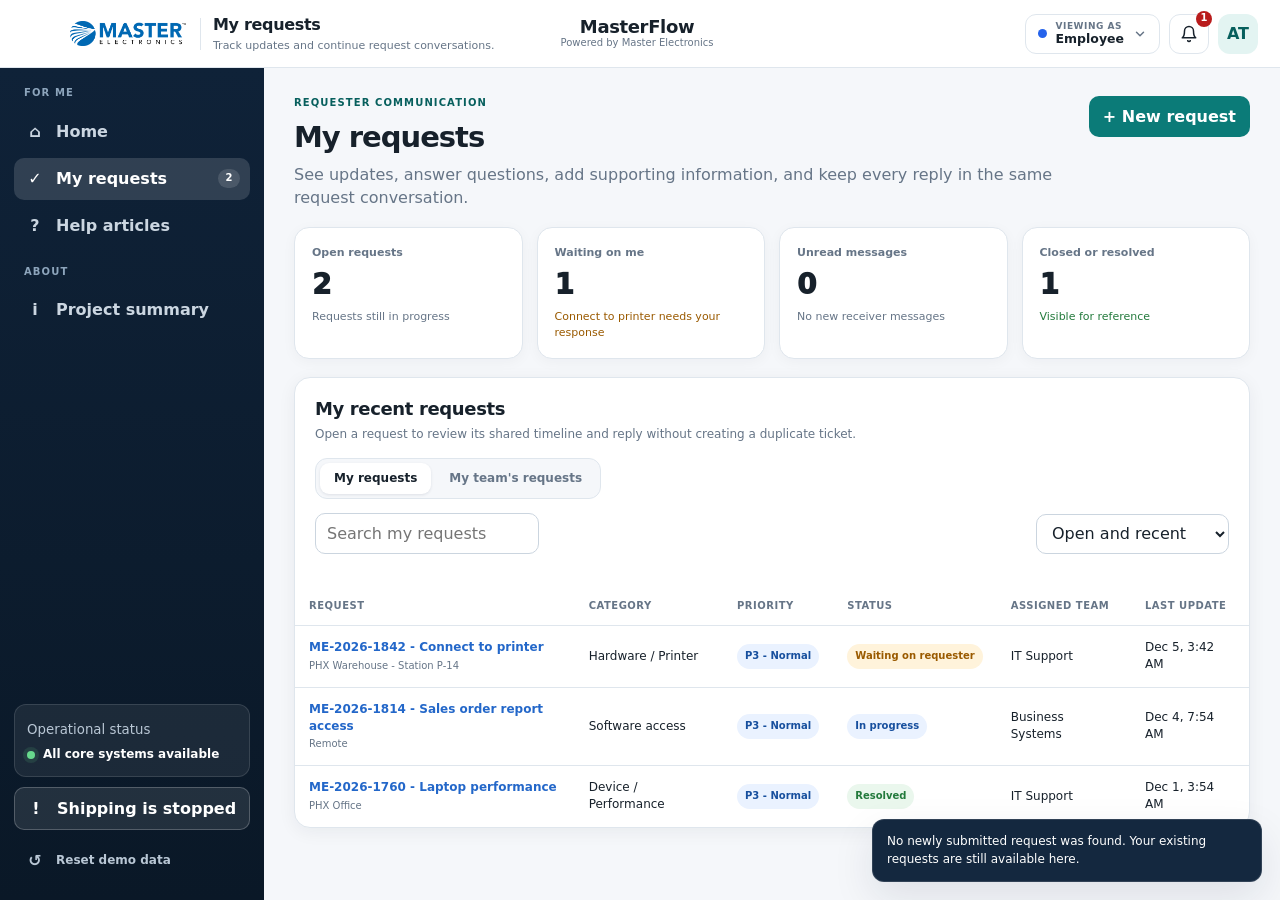
<file: request-submitted.html>
<!doctype html>
<html lang="en">
<head>
  <meta charset="utf-8">
  <meta http-equiv="Cache-Control" content="no-store, no-cache, must-revalidate, max-age=0">
  <meta http-equiv="Pragma" content="no-cache">
  <meta http-equiv="Expires" content="0">
  <meta name="viewport" content="width=device-width, initial-scale=1">
  <meta name="description" content="MasterFlow request confirmation.">
  <title>MasterFlow - Request submitted</title>
  <link rel="stylesheet" href="assets/css/styles.css?v=rc3">
</head>
<body class="workspace-page" data-page="request-submitted">
  <div class="content-shell">
    <main>
      <div class="page narrow confirmation-page">
        <div class="progress-steps" aria-label="Request progress">
          <div class="progress-step complete"><span class="progress-number">1</span><span>Describe</span></div>
          <span class="progress-line complete"></span>
          <div class="progress-step complete"><span class="progress-number">2</span><span>Review</span></div>
          <span class="progress-line complete"></span>
          <div class="progress-step active complete"><span class="progress-number">3</span><span>Submitted</span></div>
        </div>

        <section class="confirmation-hero card" aria-labelledby="confirmationTitle">
          <div class="confirmation-check" aria-hidden="true">✓</div>
          <div class="eyebrow">Request created</div>
          <h1 id="confirmationTitle">Your request is on its way</h1>
          <p id="confirmationCopy">MasterFlow created the request and routed it to the correct queue.</p>
          <div class="confirmation-number" id="ticketNumber">Loading ticket…</div>
        </section>

        <section class="card mt-18" id="ticketSummaryCard">
          <div class="card-header"><div><h2>What happens next</h2><p>The receiving team can update the request and communicate with you from the same record.</p></div><span class="badge badge-blue" id="ticketStatus">New</span></div>
          <div class="card-body">
            <div class="confirmation-grid">
              <div class="detail-cell"><small>Request</small><strong id="ticketTitle">—</strong></div>
              <div class="detail-cell"><small>Assigned queue</small><strong id="ticketQueue">—</strong></div>
              <div class="detail-cell"><small>Priority</small><strong id="ticketPriority">—</strong></div>
              <div class="detail-cell"><small>Response target</small><strong id="ticketSla">—</strong></div>
              <div class="detail-cell"><small>Requested for</small><strong id="ticketRequester">—</strong></div>
              <div class="detail-cell"><small>Created through</small><strong id="ticketSource">—</strong></div>
            </div>
            <div class="notice notice-success mt-18"><span>✓</span><div><strong>No category hunting was required.</strong><p>The selected request template supplied its required fields, queue, priority, and SLA. The employee can track updates in My Requests.</p></div></div>
          </div>
          <div class="card-footer confirmation-actions">
            <a class="btn btn-secondary" href="index.html">Create another request</a>
            <a class="btn btn-primary" href="my-tickets.html">View My Requests</a>
          </div>
        </section>
      </div>
    </main>
  </div>

  <script src="assets/js/store.js?v=rc3" defer></script>
  <script src="assets/js/layout.js?v=rc3" defer></script>
  <script src="assets/js/pages/request-submitted.js?v=rc3" defer></script>
</body>
</html>
</file>
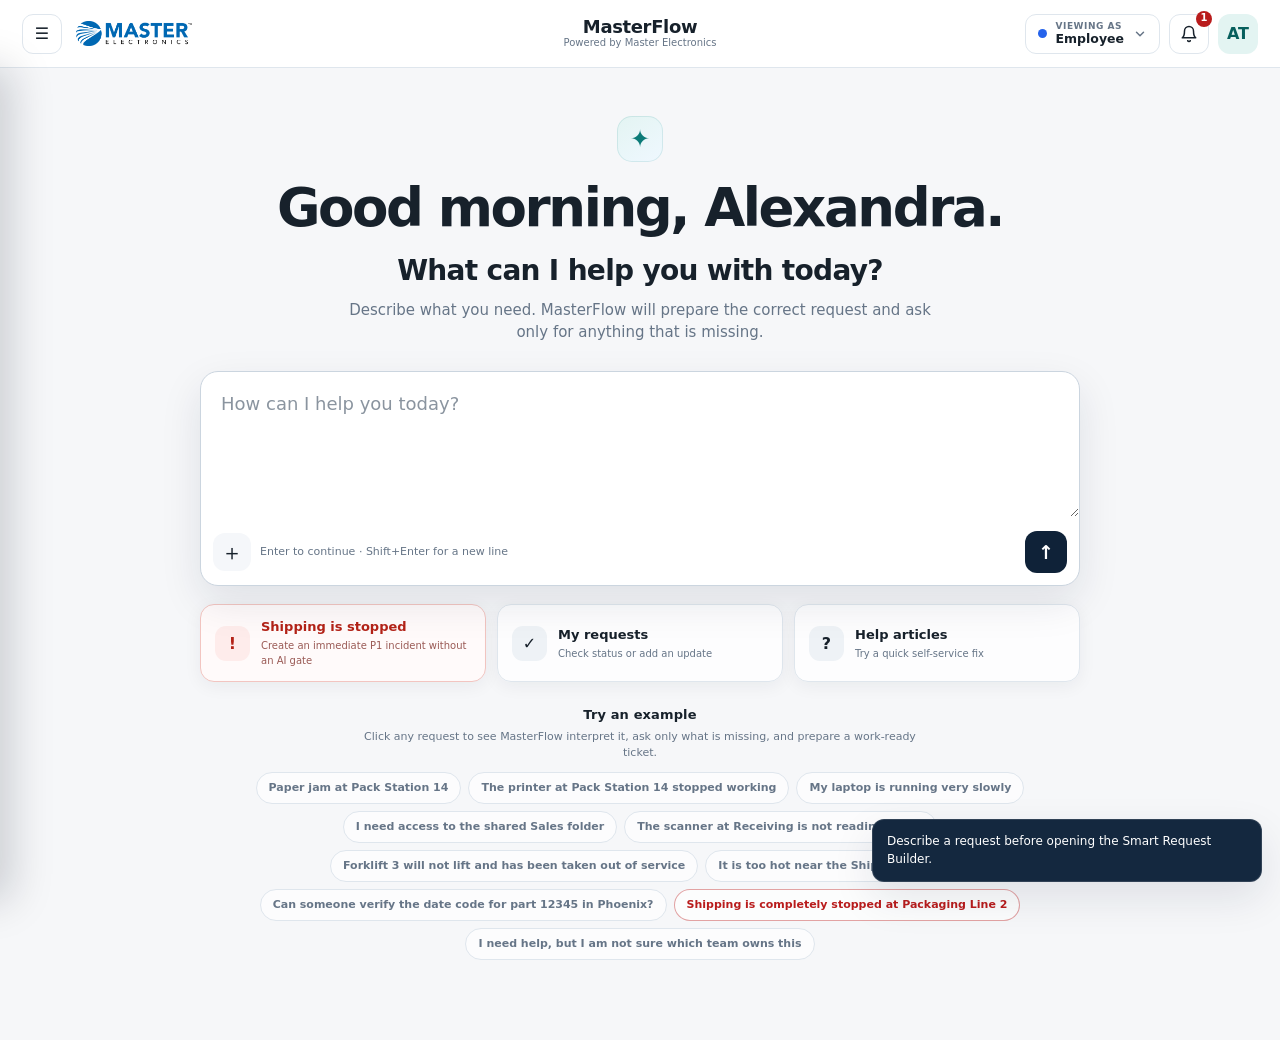
<file: smart-request.html>
<!doctype html>
<html lang="en">
<head>
  <meta charset="utf-8">
  <meta http-equiv="Cache-Control" content="no-store, no-cache, must-revalidate, max-age=0">
  <meta http-equiv="Pragma" content="no-cache">
  <meta http-equiv="Expires" content="0">
  <meta name="viewport" content="width=device-width, initial-scale=1">
  <title>MasterFlow | Smart Request Builder</title>

  <link rel="stylesheet" href="assets/css/styles.css?v=rc3">
  <link rel="stylesheet" href="assets/css/TROUBLESHOOTING_APPEND.css?v=rc3">
</head>
<body class="workspace-page" data-page="smart-request">
  <div class="content-shell">
    <main>
      <div class="page smart-request-page">
        <div class="progress-steps" aria-label="Request progress">
          <div class="progress-step complete"><span class="progress-number">1</span><span>Describe</span></div>
          <span class="progress-line complete"></span>
          <div class="progress-step active"><span class="progress-number">2</span><span>Review</span></div>
          <span class="progress-line"></span>
          <div class="progress-step"><span class="progress-number">3</span><span>Submitted</span></div>
        </div>

        <div class="page-heading">
          <div>
            <div class="eyebrow">Smart Request Builder</div>
            <h1>Review what MasterFlow prepared</h1>
            <p>The selected request controls the queue, SLA, required fields, and recommended guidance. Correct anything before submitting.</p>
          </div>
          <button class="btn btn-secondary" id="cancelRequest" type="button">Cancel</button>
        </div>

        <div class="builder-grid">
          <section class="card">
            <div class="card-header">
              <div><h2 id="requestTitle">Request details</h2><p>Fields marked with an asterisk are required by the selected template.</p></div>
              <button class="btn btn-secondary btn-sm" id="chooseDifferent" type="button">Choose different request</button>
            </div>
            <div class="card-body">
              <div class="request-source"><strong>You said</strong><p id="sourceText"></p></div>
              <form id="requestForm" novalidate>
                <div class="dynamic-fields" id="dynamicFields"></div>
                <div class="actions between mt-18">
                  <button class="btn btn-secondary" id="startOver" type="button">Start over</button>
                  <button class="btn btn-primary" type="submit">Submit request</button>
                </div>
              </form>
            </div>
          </section>

          <aside class="grid interpretation-column">
            <section class="card">
              <div class="card-header ai-heading">
                <div><div class="eyebrow">AI interpretation</div><h2 id="interpretationTitle">Request matched</h2></div>
                <div class="confidence-ring" id="confidenceRing" data-value="0%" style="--confidence:0%"></div>
              </div>
              <div class="card-body">
                <p class="muted small" id="interpretationReason"></p>
                <p class="routing-summary" id="routingSummary"></p>
                <div id="confidenceAlert" class="notice notice-warning mt-12" hidden></div>
                <details class="routing-details mt-18">
                  <summary>Routing &amp; SLA details</summary>
                  <div class="meta-list mt-12">
                    <div class="meta-row"><span>Work type</span><strong id="workTypeValue"></strong></div>
                    <div class="meta-row"><span>Catalog</span><strong id="catalogValue"></strong></div>
                    <div class="meta-row"><span>Receiving queue</span><strong id="queueValue"></strong></div>
                    <div class="meta-row"><span>Suggested priority</span><strong id="priorityValue"></strong></div>
                    <div class="meta-row"><span>Requested for</span><strong>Alexandra Tafoya</strong></div>
                    <div class="meta-row"><span>Response target</span><strong id="responseSlaValue"></strong></div>
                    <div class="meta-row"><span>Resolution target</span><strong id="resolutionSlaValue"></strong></div>
                  </div>
                </details>
              </div>
            </section>

            <section class="card troubleshooting-card" id="troubleshootingPanel" hidden>
              <div class="card-header">
                <div>
                  <div class="eyebrow">Recommended before submission</div>
                  <h3 id="troubleshootingTitle">Guided troubleshooting</h3>
                  <p id="troubleshootingSummary"></p>
                </div>
                <span class="badge badge-teal" id="troubleshootingModeBadge">Guide</span>
              </div>
              <div class="card-body">
                <div class="troubleshooting-preview-meta">
                  <span id="troubleshootingTime"></span>
                  <span id="troubleshootingReason"></span>
                </div>
                <div class="notice notice-success troubleshooting-result" id="troubleshootingResult" hidden></div>
                <div class="troubleshooting-preview-actions">
                  <button class="btn btn-primary btn-sm" id="troubleshootingStart" type="button">Try guided troubleshooting</button>
                  <button class="btn btn-secondary btn-sm" id="troubleshootingSkip" type="button">Continue without it</button>
                </div>
                <p class="muted small troubleshooting-not-gate">This guidance never blocks ticket creation. P1 incidents always bypass it.</p>
              </div>
            </section>

            <div class="notice notice-info"><span>i</span><div><strong>Human confirmation stays in control.</strong><p>AI suggestions are editable. Shipping-stopped incidents use the direct P1 path and do not depend on classification confidence.</p></div></div>
          </aside>
        </div>
      </div>
    </main>
  </div>

  <dialog id="requestPickerDialog" aria-labelledby="requestPickerTitle">
    <div class="dialog-header"><div><h2 id="requestPickerTitle">Choose a different request</h2><p>Override the AI selection without starting over.</p></div><button class="close-button" type="button" data-close-picker aria-label="Close">×</button></div>
    <div class="dialog-body">
      <div class="field"><label for="requestPickerSearch">Search request types</label><input class="input" id="requestPickerSearch" placeholder="Printer, stock check, facilities…"></div>
      <div class="request-picker mt-18" id="requestPicker"></div>
    </div>
    <div class="dialog-footer"><button class="btn btn-secondary" type="button" data-close-picker>Cancel</button></div>
  </dialog>

  <dialog id="requestTroubleshootingDialog" class="troubleshooting-dialog" aria-labelledby="requestTroubleshootingTitle">
    <div class="dialog-header">
      <div>
        <div class="article-tags" id="requestTroubleshootingBadges"></div>
        <h2 id="requestTroubleshootingTitle">Guided troubleshooting</h2>
        <p id="requestTroubleshootingSummary"></p>
      </div>
      <button class="close-button" type="button" data-close-request-troubleshooting aria-label="Close">×</button>
    </div>

    <div class="dialog-body troubleshooting-dialog-body">
      <section class="troubleshooting-meaning">
        <div class="eyebrow">What this usually means</div>
        <p id="requestTroubleshootingMeaning"></p>
      </section>

      <section class="troubleshooting-section">
        <div class="troubleshooting-section-heading">
          <div>
            <h3 id="requestTroubleshootingStepsTitle">Try these steps in order</h3>
            <p>Check each step you complete. The results will be added to the ticket when support is still needed.</p>
          </div>
          <span class="badge badge-blue" id="requestTroubleshootingProgress">0 of 0 complete</span>
        </div>
        <div class="troubleshooting-step-list" id="requestTroubleshootingSteps"></div>
      </section>

      <section class="troubleshooting-warning">
        <div class="eyebrow">When to stop and escalate</div>
        <p id="requestTroubleshootingEscalation"></p>
        <button class="btn btn-danger btn-sm" type="button" id="requestTroubleshootingP1" hidden>Shipping is stopped — open P1</button>
      </section>

      <section class="troubleshooting-section">
        <div class="troubleshooting-section-heading">
          <div>
            <h3>Record the result</h3>
            <p id="requestTroubleshootingRecord"></p>
          </div>
        </div>
        <div class="field-row">
          <div class="field">
            <label for="requestTroubleshootingOutcome">What happened?</label>
            <select class="select" id="requestTroubleshootingOutcome">
              <option value="">Choose a result</option>
              <option value="Solved">The issue is solved</option>
              <option value="Improved but not solved">It improved but is not solved</option>
              <option value="No change">There was no change</option>
              <option value="Different error">The error or behavior changed</option>
              <option value="Could not complete">I could not complete the steps</option>
              <option value="Information collected">The requested information was collected</option>
            </select>
          </div>
          <div class="field">
            <label for="requestTroubleshootingScope">Who or what is affected?</label>
            <select class="select" id="requestTroubleshootingScope">
              <option value="">Choose the affected scope</option>
              <option>Only me</option>
              <option>One device or station</option>
              <option>Multiple users or stations</option>
              <option>An entire process or area</option>
              <option>Not sure</option>
            </select>
          </div>
        </div>
        <div class="field mt-12">
          <label for="requestTroubleshootingIdentifiers">Location, asset, system, order, part, or error</label>
          <input class="input" id="requestTroubleshootingIdentifiers" placeholder="Example: Pack Station 14, PHX-PRN-22, OMS error 504">
        </div>
        <div class="field mt-12">
          <label for="requestTroubleshootingNotes">Additional notes</label>
          <textarea class="textarea" id="requestTroubleshootingNotes" placeholder="What changed, what could not be completed, or what should support know?"></textarea>
        </div>
      </section>
    </div>

    <div class="dialog-footer troubleshooting-footer">
      <button class="btn btn-secondary" type="button" data-close-request-troubleshooting>Close</button>
      <button class="btn btn-soft" type="button" id="requestTroubleshootingSolved">This solved it</button>
      <button class="btn btn-primary" type="button" id="requestTroubleshootingContinue">Continue request with results</button>
    </div>
  </dialog>

<script src="assets/js/store.js?v=rc3" defer></script>
<script src="assets/js/templates.js?v=rc3" defer></script>
<script src="assets/js/layout.js?v=rc3" defer></script>
<script src="assets/js/troubleshooting-engine.js?v=rc3" defer></script>
<script src="assets/js/pages/smart-request.js?v=rc3" defer></script>
</body>
</html>
</file>
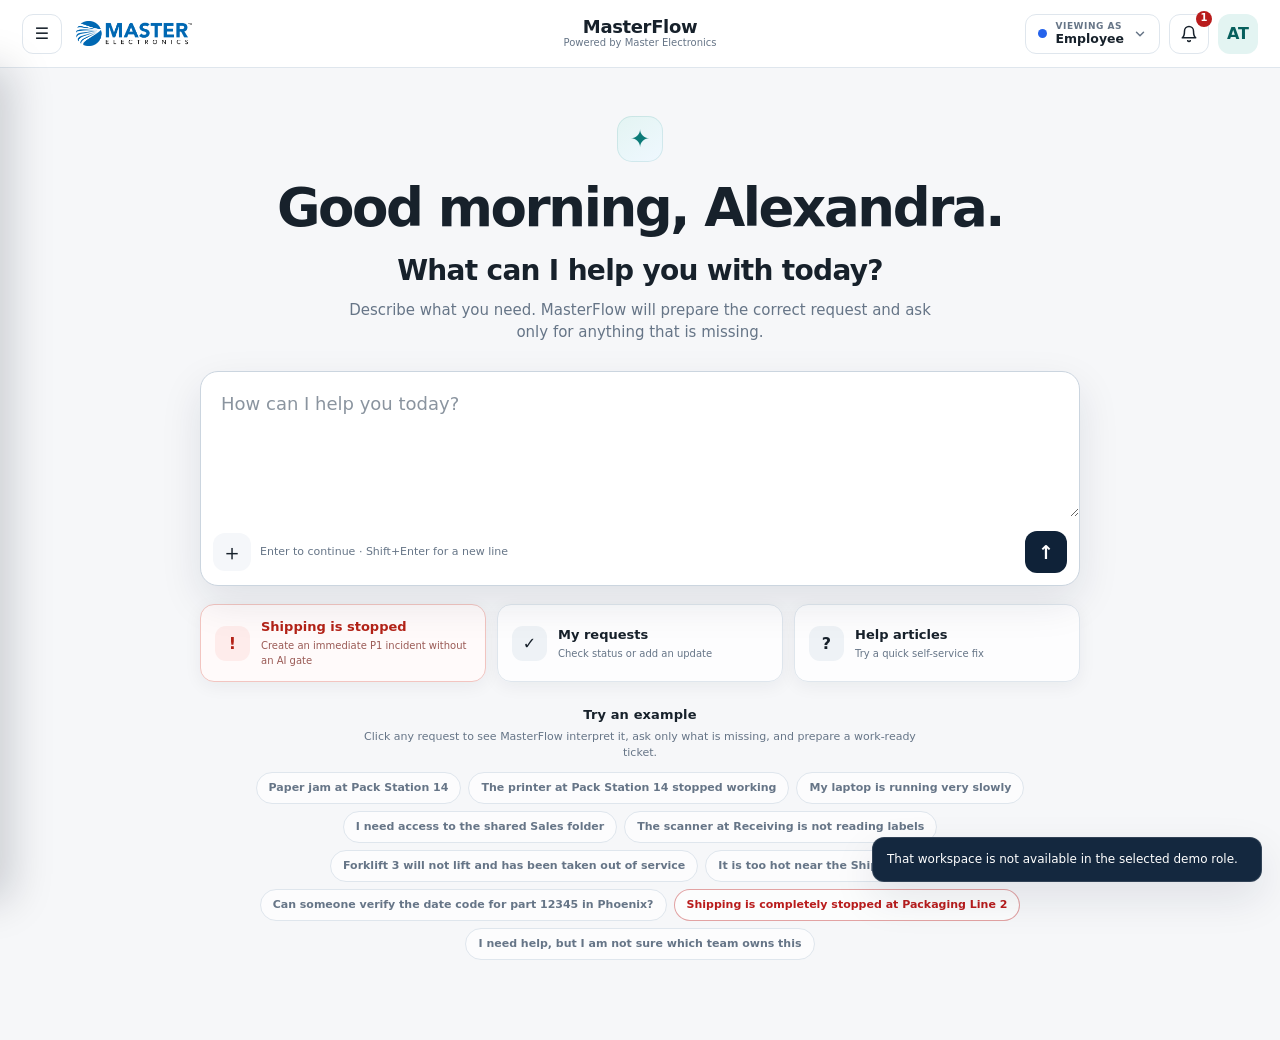
<file: ticket-queues.html>
<!doctype html>
<html lang="en">
<head>
  <meta charset="utf-8">
  <meta http-equiv="Cache-Control" content="no-store, no-cache, must-revalidate, max-age=0">
  <meta http-equiv="Pragma" content="no-cache">
  <meta http-equiv="Expires" content="0">
  <meta name="viewport" content="width=device-width, initial-scale=1">
  <meta
    name="description"
    content="MasterFlow Queue Manager for workload, readiness, SLA, and request-flow improvement visibility."
  >
  <title>MasterFlow - Queue Manager</title>
  <link rel="stylesheet" href="assets/css/styles.css?v=rc3">
  <link rel="stylesheet" href="assets/css/WORK_CENTER_APPEND.css?v=rc3">
</head>

<body class="workspace-page queue-manager-page" data-page="ticket-queues">
  <div class="content-shell">
    <main>
      <div class="page-heading">
        <div>
          <div class="eyebrow">Queue operations</div>
          <h1>Queue Manager</h1>
          <p>
            See team workload, ticket readiness, ownership gaps, and the request-flow
            changes most likely to improve resolution speed.
          </p>
        </div>
        <div class="page-actions">
          <a class="btn btn-secondary" href="assigned-work.html">Back to Work Center</a>
          <button class="btn btn-danger" type="button" data-open-critical>+ Create P1 incident</button>
        </div>
      </div>

      <div class="persona-bar" id="servicePersonaBar">
        <div class="persona-bar-info">
          <span class="persona-eyebrow">Your Service Team view</span>
          <strong id="personaTitle">Queue Manager</strong>
          <span class="persona-desc" id="personaDesc"></span>
        </div>
        <div class="persona-switch" role="group" aria-label="Switch your Service Team view">
          <button type="button" class="persona-option" data-persona="manager">Queue Manager</button>
          <button type="button" class="persona-option" data-persona="member">Service Team Member</button>
        </div>
      </div>

      <section class="kpi-grid queue-manager-kpis" aria-label="Queue Manager summary">
        <div class="kpi">
          <div class="kpi-label">Active queue volume</div>
          <div class="kpi-value" id="qmActiveVolume">0</div>
          <div class="kpi-meta">Across visible queues</div>
        </div>
        <div class="kpi">
          <div class="kpi-label">SLA risk</div>
          <div class="kpi-value" id="qmSlaRisk">0</div>
          <div class="kpi-meta warn">Due or overdue within one hour</div>
        </div>
        <div class="kpi">
          <div class="kpi-label">Unassigned work</div>
          <div class="kpi-value" id="qmUnassigned">0</div>
          <div class="kpi-meta warn">Needs an owner</div>
        </div>
        <div class="kpi">
          <div class="kpi-label">Work-ready at arrival</div>
          <div class="kpi-value" id="qmReadinessRate">0%</div>
          <div class="kpi-meta good">Ready without follow-up</div>
        </div>
      </section>

      <section class="card mt-18" id="qmApprovalSection">
        <div class="card-header">
          <div>
            <h2>Pending approvals</h2>
            <p>
              Authorized Queue Manager access represents the manager or director
              approval role in this prototype. Service Team Members can prepare and route
              requests, but they cannot approve their own work.
            </p>
          </div>
          <span class="badge badge-amber" id="qmApprovalCount">0 pending</span>
        </div>
        <div class="card-body">
          <div class="queue-approval-list" id="qmApprovalList"></div>
        </div>
      </section>

      <section class="card mt-18" id="qmTeamRequestsSection">
        <div class="card-header">
          <div>
            <h2>My Team's Requests</h2>
            <p>Requests submitted by employees in your reporting team or department.</p>
          </div>
          <span class="badge badge-blue" id="teamRequestsCount">0 requests</span>
        </div>
        <div class="card-body">
          <div class="toolbar">
            <div class="toolbar-left">
              <input
                class="control search-control"
                id="teamRequestsSearch"
                type="search"
                placeholder="Search by requester, ticket number, or description"
                aria-label="Search My Team's Requests"
              >
            </div>
            <div class="toolbar-right">
              <select class="control" id="teamRequestsStatusFilter" aria-label="Filter by status">
                <option value="all">All statuses</option>
                <option value="open">Open</option>
                <option value="waiting">Waiting on requester</option>
                <option value="closed">Resolved or closed</option>
              </select>
              <select class="control" id="teamRequestsQueueFilter" aria-label="Filter by queue">
                <option value="all">All queues</option>
              </select>
              <select class="control" id="teamRequestsFlagFilter" aria-label="Filter by flag">
                <option value="all">All requests</option>
                <option value="duplicate">Possible duplicate</option>
                <option value="escalated">Escalated</option>
              </select>
            </div>
          </div>
          <div class="table-wrap">
            <table>
              <thead>
                <tr>
                  <th>Ticket</th>
                  <th>Requester</th>
                  <th>Department / team</th>
                  <th>Submitted</th>
                  <th>Status</th>
                  <th>Priority</th>
                  <th>Queue</th>
                  <th>Owner</th>
                  <th>Last update</th>
                  <th>Flags</th>
                  <th></th>
                </tr>
              </thead>
              <tbody id="teamRequestsBody"></tbody>
            </table>
          </div>
          <div class="empty-state" id="teamRequestsEmpty" hidden>
            No requests from your reporting team or department right now.
          </div>
        </div>
      </section>

      <section class="grid grid-2 mt-18">
        <article class="card">
          <div class="card-header">
            <div>
              <h2>Queue health</h2>
              <p>Volume, readiness, ownership, waiting work, and SLA exposure by queue.</p>
            </div>
            <span class="badge badge-blue">Live prototype data</span>
          </div>
          <div class="table-wrap">
            <table>
              <thead>
                <tr>
                  <th>Queue</th>
                  <th>Active</th>
                  <th>Ready</th>
                  <th>Waiting</th>
                  <th>Unassigned</th>
                  <th>SLA risk</th>
                </tr>
              </thead>
              <tbody id="qmQueueBody"></tbody>
            </table>
          </div>
        </article>

        <article class="card">
          <div class="card-header">
            <div>
              <h2>Recommended request-flow improvement</h2>
              <p>MasterFlow turns repeated receiver friction into a configurable improvement.</p>
            </div>
            <span class="badge badge-teal">Feedback loop</span>
          </div>
          <div class="card-body">
            <div class="queue-recommendation" id="qmRecommendation"></div>
            <div class="queue-recommendation-status" id="qmRecommendationStatus" hidden></div>
            <div class="queue-recommendation-actions">
              <button class="btn btn-primary" type="button" id="qmPublishRecommendation">
                Review &amp; publish
              </button>
              <button class="btn btn-secondary" type="button" id="qmOpenFlowStudio">
                Open in Flow Studio
              </button>
              <button class="btn btn-ghost btn-sm" type="button" id="qmSubmitRecommendation">
                Log as feedback
              </button>
            </div>
            <p class="queue-recommendation-note muted">
              Queue-owned change &middot; publishes immediately &middot; no administrator approval required.
            </p>
          </div>
        </article>
      </section>

      <section class="grid grid-2 mt-18">
        <article class="card">
          <div class="card-header">
            <div>
              <h2>Team workload</h2>
              <p>Active load and risk by current owner. <span id="qmTeamAvgClose" class="muted"></span></p>
            </div>
          </div>
          <div class="table-wrap">
            <table>
              <thead>
                <tr>
                  <th>Owner</th>
                  <th>Active</th>
                  <th>High impact</th>
                  <th>Waiting</th>
                  <th>SLA risk</th>
                  <th title="Average time from request created to completed (resolved or closed without action). Open tickets are excluded.">Avg. close time</th>
                </tr>
              </thead>
              <tbody id="qmWorkloadBody"></tbody>
            </table>
          </div>
        </article>

        <article class="card">
          <div class="card-header">
            <div>
              <h2>Coverage and ownership gaps</h2>
              <p>Queues with unassigned work or too few active owners.</p>
            </div>
          </div>
          <div class="card-body">
            <div class="manager-insight-list" id="qmCoverageList"></div>
          </div>
        </article>
      </section>

      <section class="card mt-18" id="qmAssignmentSection">
        <div class="card-header">
          <div>
            <h2>Automatic assignment rules</h2>
            <p>
              Assign incoming requests to the right owner automatically. Rules run
              <strong>after</strong> routing, so the queue never changes &mdash; they only
              choose an owner within your queues. Publishing is immediate; no administrator
              approval is required.
            </p>
          </div>
          <span class="badge badge-teal">Queue-owned</span>
        </div>
        <div class="card-body">
          <div class="assignment-rules-toolbar">
            <button class="btn btn-primary btn-sm" type="button" id="qmNewAssignmentRule">+ New rule</button>
            <span class="muted" id="qmAssignmentSummary"></span>
          </div>
          <div class="assignment-viewonly-note" id="qmAssignmentViewOnly" hidden>
            You are viewing as a Service Team Member. Assignment rules are read-only &mdash; switch to Queue Manager to create or edit them.
          </div>
          <div class="assignment-rule-list" id="qmAssignmentRuleList" aria-live="polite"></div>

          <div class="assignment-availability">
            <h3>Team availability</h3>
            <p class="muted">
              When a primary owner is unavailable, matching requests go to the backup owner,
              then fall back as configured. Availability is a prototype control.
            </p>
            <div class="assignment-availability-list" id="qmAvailabilityList"></div>
          </div>
        </div>
      </section>

      <section class="grid grid-2 mt-18">
        <article class="card">
          <div class="card-header">
            <div>
              <h2>Common information gaps</h2>
              <p>Missing facts that create repeat follow-up for receivers.</p>
            </div>
          </div>
          <div class="card-body">
            <div class="manager-insight-list" id="qmGapList"></div>
          </div>
        </article>

        <article class="card">
          <div class="card-header">
            <div>
              <h2>Waiting on requester</h2>
              <p>Tickets currently blocked by missing employee information.</p>
            </div>
            <span class="badge badge-amber" id="qmWaitingCount">0 waiting</span>
          </div>
          <div class="card-body">
            <div class="manager-ticket-list" id="qmWaitingList"></div>
          </div>
        </article>
      </section>

      <section class="card mt-18">
        <div class="card-header">
          <div>
            <h2>Improvement feedback</h2>
            <p>Resolver and manager observations stored under the shared feedback contract.</p>
          </div>
          <button class="btn btn-secondary btn-sm" type="button" id="qmAddFeedback">
            Add feedback
          </button>
        </div>
        <div class="card-body">
          <div class="feedback-list" id="qmFeedbackList"></div>
        </div>
      </section>
    </main>
  </div>

  <dialog id="assignmentRuleDialog" class="assignment-rule-dialog" aria-labelledby="assignmentRuleTitle">
    <form method="dialog" id="assignmentRuleForm">
      <div class="dialog-header">
        <div>
          <h2 id="assignmentRuleTitle">New assignment rule</h2>
          <p>Rules only assign an owner within your queues. They never change routing, priority, or SLA.</p>
        </div>
        <button class="close-button" type="button" data-close-assignment aria-label="Close">&times;</button>
      </div>
      <div class="dialog-body">
        <div class="field">
          <label for="ruleName">Rule name</label>
          <input class="input" id="ruleName" type="text" required placeholder="Example: Printer specialist assignment">
        </div>
        <div class="assignment-form-grid">
          <div class="field">
            <label for="ruleQueue">Queue</label>
            <select class="select" id="ruleQueue" required></select>
          </div>
          <div class="field">
            <label for="ruleFlow">Request type</label>
            <select class="select" id="ruleFlow" required></select>
          </div>
        </div>
        <div class="assignment-form-grid">
          <div class="field">
            <label for="rulePrimary">Primary owner</label>
            <select class="select" id="rulePrimary" required></select>
          </div>
          <div class="field">
            <label for="ruleBackup">Backup owner (optional)</label>
            <select class="select" id="ruleBackup"></select>
          </div>
        </div>
        <div class="assignment-form-grid">
          <div class="field">
            <label for="ruleFallback">If no one is available</label>
            <select class="select" id="ruleFallback">
              <option value="unassigned">Leave unassigned and flag for the Queue Manager</option>
              <option value="manager">Route to the Queue Manager</option>
            </select>
          </div>
          <div class="field">
            <label for="rulePriority">Rule priority</label>
            <input class="input" id="rulePriority" type="number" min="1" max="99" value="1">
            <small class="muted">Lower numbers win when more than one rule matches.</small>
          </div>
        </div>
        <div class="field">
          <label for="ruleNotes">Notes (optional)</label>
          <textarea class="textarea" id="ruleNotes" rows="2" placeholder="Why this rule exists."></textarea>
        </div>
        <label class="assignment-active-toggle">
          <input type="checkbox" id="ruleActive" checked>
          <span>Active &mdash; apply this rule to new requests</span>
        </label>

        <div class="assignment-test">
          <div class="assignment-test-header">
            <strong>Test this rule</strong>
            <button class="btn btn-secondary btn-sm" type="button" id="ruleTestButton">Preview assignment</button>
          </div>
          <p class="muted">See who a matching request would be assigned to right now, using current availability.</p>
          <div class="assignment-test-result" id="ruleTestResult" hidden></div>
        </div>
      </div>
      <div class="dialog-footer">
        <button class="btn btn-secondary" type="button" data-close-assignment>Cancel</button>
        <button class="btn btn-primary" type="button" id="ruleSaveButton">Publish rule</button>
      </div>
    </form>
  </dialog>

  <dialog id="improvementPublishDialog" class="improvement-publish-dialog" aria-labelledby="improvementPublishTitle">
    <div class="dialog-header">
      <div>
        <h2 id="improvementPublishTitle">Publish request-flow improvement</h2>
        <p>This is a queue-owned change. It publishes immediately and does not require administrator approval.</p>
      </div>
      <button class="close-button" type="button" data-close-improvement aria-label="Close">&times;</button>
    </div>
    <div class="dialog-body">
      <div class="improvement-diff">
        <div class="improvement-diff-col improvement-before">
          <h3>Before</h3>
          <p id="improvementBefore"></p>
        </div>
        <div class="improvement-diff-col improvement-after">
          <h3>After</h3>
          <p id="improvementAfter"></p>
        </div>
      </div>
      <div class="improvement-unchanged">
        <h3>What stays unchanged</h3>
        <p id="improvementUnchanged"></p>
      </div>
    </div>
    <div class="dialog-footer">
      <button class="btn btn-secondary" type="button" id="improvementOpenStudio">Open in Flow Studio</button>
      <button class="btn btn-secondary" type="button" data-close-improvement>Cancel</button>
      <button class="btn btn-primary" type="button" id="improvementConfirmPublish">Publish now</button>
    </div>
  </dialog>

  <dialog id="teamRequestDialog" class="team-request-dialog" aria-labelledby="teamRequestTitle">
    <div class="dialog-header">
      <div>
        <div class="receiver-dialog-badges">
          <span class="badge badge-gray" id="teamRequestStatusBadge">Status</span>
          <span class="badge badge-amber" id="teamRequestDuplicateBadge" hidden>Possible duplicate</span>
          <span class="badge badge-red" id="teamRequestEscalatedBadge" hidden>Escalated</span>
        </div>
        <h2 id="teamRequestTitle">Ticket</h2>
        <p id="teamRequestSubtitle"></p>
      </div>
      <button class="close-button" type="button" data-close-team-request aria-label="Close">&times;</button>
    </div>
    <div class="dialog-body">
      <div class="detail-grid" id="teamRequestMeta"></div>

      <div class="notice notice-warning mt-12" id="teamRequestDuplicateNotice" hidden>
        <div>
          <strong>A similar request may already be open</strong>
          <p id="teamRequestDuplicateText"></p>
          <button class="btn btn-secondary btn-sm mt-8" type="button" id="teamRequestViewDuplicate">View existing request</button>
        </div>
      </div>

      <section class="receiver-timeline-section mt-18">
        <div class="receiver-section-heading">
          <div>
            <h3>Shared timeline</h3>
            <p>Communication, ownership, and status changes stay in one record.</p>
          </div>
        </div>
        <div class="receiver-timeline" id="teamRequestTimeline"></div>
      </section>

      <section class="receiver-action-panel mt-18">
        <div class="receiver-action-header">
          <div>
            <h3>Add context or ask for an update</h3>
            <p>Your note is added to the shared timeline. This does not reassign or resolve the ticket.</p>
          </div>
        </div>
        <div class="field">
          <label for="teamRequestNote">Note</label>
          <textarea class="textarea" id="teamRequestNote" placeholder="Add relevant business context, a manager note, or a request for an update."></textarea>
        </div>
        <div class="receiver-action-buttons">
          <button class="btn btn-secondary btn-sm" type="button" id="teamRequestAddContext">Add context</button>
          <button class="btn btn-secondary btn-sm" type="button" id="teamRequestManagerNote">Manager note</button>
          <button class="btn btn-secondary btn-sm" type="button" id="teamRequestAskUpdate">Ask for an update</button>
          <button class="btn btn-danger btn-sm" type="button" id="teamRequestEscalate">Request escalation</button>
        </div>
        <div class="field mt-12" id="teamRequestEscalateField" hidden>
          <label for="teamRequestEscalateReason">Escalation reason (required)</label>
          <select class="select" id="teamRequestEscalateReason">
            <option value="">Choose a reason</option>
            <option>Business impact has increased</option>
            <option>Request is blocking multiple employees</option>
            <option>Customer commitment is at risk</option>
            <option>Request has had no update</option>
            <option>SLA risk requires attention</option>
            <option>Additional operational context is available</option>
          </select>
          <div class="receiver-action-buttons mt-12">
            <button class="btn btn-danger btn-sm" type="button" id="teamRequestEscalateConfirm">Submit escalation</button>
            <button class="btn btn-ghost btn-sm" type="button" id="teamRequestEscalateCancel">Cancel</button>
          </div>
        </div>
      </section>
    </div>
    <div class="dialog-footer">
      <button class="btn btn-secondary" type="button" data-close-team-request>Close</button>
    </div>
  </dialog>

  <script src="assets/js/store.js?v=rc3" defer></script>
  <script src="assets/js/layout.js?v=rc3" defer></script>
  <script src="assets/js/pages/receiver-feedback.js?v=rc3" defer></script>
</body>
</html>
</file>
<file: assets/css/styles.css>
:root {
  --navy: #0f2238;
  --navy-2: #172f4b;
  --ink: #17212b;
  --muted: #667587;
  --muted-2: #8a97a5;
  --line: #dfe6ed;
  --line-strong: #cbd5df;
  --surface: #ffffff;
  --surface-2: #f5f7fa;
  --surface-3: #eef2f6;
  --teal: #0b7b78;
  --teal-dark: #075f5d;
  --teal-soft: #e3f4f2;
  --blue: #2367c9;
  --blue-soft: #eaf2ff;
  --amber: #9a5a00;
  --amber-soft: #fff3db;
  --red: #b42318;
  --red-dark: #8e1c14;
  --red-soft: #feeceb;
  --green: #237a3c;
  --green-soft: #eaf7ed;
  --purple: #6941c6;
  --purple-soft: #f1ecff;
  --shadow-sm: 0 4px 18px rgba(15, 34, 56, 0.06);
  --shadow: 0 16px 42px rgba(15, 34, 56, 0.10);
  --radius-sm: 10px;
  --radius: 16px;
  --radius-lg: 24px;
  --topbar-height: 68px;
  --sidebar-width: 264px;
}

* { box-sizing: border-box; }
html { scroll-behavior: smooth; }
body {
  margin: 0;
  min-height: 100vh;
  background: var(--surface-2);
  color: var(--ink);
  font-family: Inter, ui-sans-serif, system-ui, -apple-system, BlinkMacSystemFont, "Segoe UI", sans-serif;
  line-height: 1.45;
}
button, input, select, textarea { font: inherit; }
button { cursor: pointer; }
a { color: inherit; }
button:focus-visible,
input:focus-visible,
select:focus-visible,
textarea:focus-visible,
a:focus-visible {
  outline: 3px solid rgba(35, 103, 201, 0.28);
  outline-offset: 2px;
}
[hidden] { display: none !important; }

/* Top navigation */
.topbar {
  position: fixed;
  inset: 0 0 auto 0;
  z-index: 60;
  height: var(--topbar-height);
  display: grid;
  /* minmax(0, 1fr), not a bare 1fr: a bare 1fr track has an implicit
     min-width of auto, so it will never shrink below the width the page
     title/subtitle need as unwrapped (white-space: nowrap) text — that
     pushed this column wide enough to overlap the centered brand name.
     minmax(0, ...) lets the track actually shrink so the ellipsis
     truncation on .page-context p can take effect. */
  grid-template-columns: minmax(0, 1fr) auto minmax(0, 1fr);
  align-items: center;
  gap: 16px;
  padding: 0 22px;
  background: rgba(255, 255, 255, 0.94);
  border-bottom: 1px solid var(--line);
  backdrop-filter: blur(12px);
}
.topbar-left,
.topbar-right,
.page-context {
  display: flex;
  align-items: center;
}
/*
 * justify-self: start/end (rather than the grid default, stretch) let
 * these items size to their own content and ignore the track width —
 * that's what let a long page subtitle grow past its column and
 * overlap the centered brand name. Left as stretch (the default) so
 * the item is actually clamped to its track; justify-content keeps
 * the same left/right visual alignment of the content inside it.
 */
.topbar-left { gap: 14px; min-width: 0; justify-content: flex-start; }
.topbar-right { gap: 9px; justify-content: flex-end; }
.topbar-brandname {
  justify-self: center;
  display: flex;
  flex-direction: column;
  align-items: center;
  gap: 1px;
  line-height: 1.05;
  text-align: center;
  text-decoration: none;
}
.topbar-brandname strong { font-size: 18px; font-weight: 850; letter-spacing: -0.02em; color: var(--ink); }
.topbar-brandname small { font-size: 10px; color: var(--muted); }
.menu-button,
.icon-button,
.close-button {
  display: inline-grid;
  place-items: center;
  border: 1px solid var(--line);
  background: var(--surface);
  color: var(--ink);
  border-radius: 11px;
}
.menu-button,
.icon-button { width: 40px; height: 40px; }
.menu-button:hover,
.icon-button:hover { background: var(--surface-2); }
.brand-logo {
  display: flex;
  align-items: center;
  flex: 0 0 auto;
  text-decoration: none;
}
.brand-logo img {
  width: 116px;
  height: 52px;
  object-fit: contain;
  object-position: left center;
  display: block;
}

/* Notifications */
.notif-wrap { position: relative; display: flex; align-items: center; }
.notif-button { position: relative; }
.notif-badge {
  position: absolute;
  top: -4px;
  right: -4px;
  min-width: 16px;
  height: 16px;
  padding: 0 4px;
  display: grid;
  place-items: center;
  background: #b91c1c;
  color: #fff;
  font-size: 10px;
  font-weight: 800;
  border-radius: 999px;
}
.notif-panel {
  position: absolute;
  top: calc(100% + 8px);
  right: 0;
  width: 320px;
  max-width: 86vw;
  background: #fff;
  border: 1px solid var(--line-strong, var(--line));
  border-radius: 14px;
  box-shadow: var(--shadow);
  z-index: 80;
  overflow: hidden;
}
.notif-head { display: flex; align-items: center; justify-content: space-between; padding: 12px 14px; border-bottom: 1px solid var(--line); }
.notif-head strong { font-size: 13px; }
.notif-head a { font-size: 11px; color: var(--teal-dark, #0f766e); text-decoration: none; font-weight: 700; }
.notif-body { max-height: 340px; overflow-y: auto; padding: 6px; display: grid; gap: 4px; }
.notif-item { display: grid; gap: 3px; padding: 10px; border-radius: 10px; text-decoration: none; color: var(--ink); }
.notif-item:hover { background: var(--surface-2); }
.notif-item-top { display: flex; align-items: center; justify-content: space-between; gap: 8px; }
.notif-item-top strong { font-size: 12px; }
.notif-item-title { font-size: 12px; }
.notif-item-meta { font-size: 11px; color: var(--muted); }
.notif-tag { font-size: 10px; font-weight: 800; padding: 2px 7px; border-radius: 999px; white-space: nowrap; }
.notif-tag-amber { background: #fef3c7; color: #92400e; }
.notif-tag-blue { background: #dbeafe; color: #1e40af; }
.notif-empty { padding: 20px 14px; font-size: 12px; color: var(--muted); text-align: center; }

/* P1 Bat Phone */
.batphone {
  display: grid;
  gap: 5px;
  padding: 16px 18px;
  border: 2px solid #b91c1c;
  border-radius: 14px;
  background: #fef2f2;
  text-align: center;
  margin-bottom: 12px;
}
.batphone-eyebrow { font-size: 10px; font-weight: 800; letter-spacing: .08em; text-transform: uppercase; color: #b91c1c; }
.batphone-title { font-size: 15px; color: #7f1d1d; }
.batphone-number {
  font-size: 30px;
  font-weight: 850;
  letter-spacing: -0.01em;
  color: #b91c1c;
  text-decoration: none;
  line-height: 1.1;
}
.batphone-number:hover { text-decoration: underline; }
.batphone p { margin: 2px 0 0; font-size: 12px; color: #7f1d1d; line-height: 1.4; }
.p1-footer { display: flex; align-items: center; justify-content: space-between; gap: 10px; }
.p1-footer-right { display: flex; gap: 10px; }

/* Conversation exit controls */
.chat-panel-header-right { display: flex; align-items: center; gap: 12px; }
.chat-exit-actions { display: flex; gap: 6px; }
.chat-exit {
  border: 1px solid var(--line);
  background: #fff;
  color: var(--muted);
  border-radius: 999px;
  padding: 5px 11px;
  font-size: 11px;
  font-weight: 700;
  cursor: pointer;
}
.chat-exit:hover { background: var(--surface-2); color: var(--ink); }
.chat-exit-cancel:hover { border-color: rgba(185, 28, 28, 0.4); color: #b91c1c; background: rgba(185, 28, 28, 0.05); }

/* My Requests / My Team's Requests segmented control */
.view-segment { display: inline-flex; gap: 4px; padding: 4px; background: var(--surface-2); border: 1px solid var(--line); border-radius: 12px; margin-bottom: 14px; }
.view-seg-btn { border: 0; background: transparent; color: var(--muted); font-size: 12px; font-weight: 800; padding: 7px 14px; border-radius: 9px; cursor: pointer; }
.view-seg-btn:hover { color: var(--ink); }
.view-seg-btn.is-active { background: #fff; color: var(--ink); box-shadow: 0 1px 3px rgba(15, 34, 56, 0.1); }
.page-context { gap: 12px; min-width: 0; }
.page-context::before {
  content: "";
  width: 1px;
  height: 32px;
  background: var(--line);
}
.page-context-text { min-width: 0; }
.page-context h1,
.page-context p { margin: 0; }
.page-context h1 { font-size: 16px; letter-spacing: -0.02em; }
.page-context p {
  max-width: 520px;
  margin-top: 1px;
  overflow: hidden;
  color: var(--muted);
  font-size: 11px;
  text-overflow: ellipsis;
  white-space: nowrap;
}
/* Workspace (role) switcher */
.role-switch { position: relative; }
.role-switch-button {
  display: flex;
  align-items: center;
  gap: 9px;
  min-height: 40px;
  padding: 5px 12px;
  border: 1px solid var(--line);
  border-radius: 11px;
  background: #fff;
  cursor: pointer;
}
.role-switch-button:hover { background: var(--surface-2); }
.role-switch-button:focus-visible { outline: 2px solid var(--teal, #0f766e); outline-offset: 2px; }
.role-switch-dot { width: 9px; height: 9px; border-radius: 50%; background: var(--muted); flex: 0 0 auto; }
.role-switch-dot.role-requester { background: #2563eb; }
.role-switch-dot.role-receiver { background: #0f766e; }
.role-switch-dot.role-admin { background: #7c3aed; }
.role-switch-text { display: flex; flex-direction: column; line-height: 1.05; text-align: left; }
.role-switch-eyebrow { font-size: 9px; font-weight: 800; letter-spacing: 0.06em; text-transform: uppercase; color: var(--muted); }
.role-switch-current { font-size: 12.5px; font-weight: 800; color: var(--ink); white-space: nowrap; }
.role-switch-chevron { color: var(--muted); flex: 0 0 auto; }
.role-switch-menu {
  position: absolute;
  top: calc(100% + 8px);
  right: 0;
  width: 300px;
  max-width: 88vw;
  background: #fff;
  border: 1px solid var(--line-strong, var(--line));
  border-radius: 14px;
  box-shadow: var(--shadow);
  z-index: 80;
  overflow: hidden;
  padding: 6px;
}
.role-switch-menu-head { display: flex; justify-content: space-between; align-items: center; padding: 8px 10px 6px; font-size: 12px; font-weight: 800; color: var(--ink); }
.role-switch-menu-head span { font-size: 10px; font-weight: 700; color: var(--muted); text-transform: uppercase; letter-spacing: 0.05em; }
.role-switch-option { display: flex; align-items: center; gap: 10px; width: 100%; padding: 10px; border: 0; background: transparent; border-radius: 10px; cursor: pointer; text-align: left; }
.role-switch-option:hover { background: var(--surface-2); }
.role-switch-option.is-current { background: var(--teal-soft, #e6f4f1); }
.role-switch-option:focus-visible { outline: 2px solid var(--teal, #0f766e); outline-offset: -2px; }
.role-switch-opt-text { display: flex; flex-direction: column; flex: 1; }
.role-switch-opt-text strong { font-size: 13px; color: var(--ink); }
.role-switch-opt-text small { font-size: 11px; color: var(--muted); }
.role-switch-check { color: var(--teal-dark, #0f766e); font-weight: 800; }
.avatar {
  width: 40px;
  height: 40px;
  display: grid;
  place-items: center;
  border-radius: 12px;
  background: var(--teal-soft);
  color: var(--teal-dark);
  font-weight: 900;
}

/* Sidebar */
.sidebar {
  position: fixed;
  z-index: 70;
  top: var(--topbar-height);
  bottom: 0;
  left: 0;
  width: var(--sidebar-width);
  display: flex;
  flex-direction: column;
  gap: 18px;
  padding: 18px 14px;
  overflow-y: auto;
  transform: translateX(-102%);
  transition: transform 180ms ease;
  background: linear-gradient(180deg, var(--navy) 0%, #0a1827 100%);
  color: #fff;
  box-shadow: 16px 0 40px rgba(5, 17, 31, 0.18);
}
.sidebar.open { transform: translateX(0); }
.sidebar-scrim {
  position: fixed;
  z-index: 65;
  inset: var(--topbar-height) 0 0 0;
  opacity: 0;
  visibility: hidden;
  transition: opacity 180ms ease, visibility 180ms ease;
  background: rgba(5, 17, 31, 0.42);
}
.sidebar-scrim.open { opacity: 1; visibility: visible; }
.nav-group { display: grid; gap: 5px; }
.nav-label {
  padding: 0 10px 5px;
  color: #8da5bc;
  font-size: 10px;
  font-weight: 850;
  letter-spacing: 0.11em;
  text-transform: uppercase;
}
.nav-link,
.sidebar-action {
  width: 100%;
  min-height: 42px;
  display: flex;
  align-items: center;
  gap: 10px;
  padding: 9px 10px;
  border: 0;
  border-radius: 10px;
  background: transparent;
  color: #cbd6e1;
  text-align: left;
  text-decoration: none;
  font-weight: 720;
}
.nav-link:hover,
.sidebar-action:hover { background: rgba(255, 255, 255, 0.08); color: #fff; }
.nav-link.active { background: rgba(255, 255, 255, 0.14); color: #fff; }
.nav-icon { width: 22px; display: inline-grid; place-items: center; font-size: 16px; }
.nav-badge {
  margin-left: auto;
  min-width: 22px;
  padding: 2px 7px;
  border-radius: 999px;
  background: rgba(255, 255, 255, 0.13);
  color: #fff;
  font-size: 10px;
  font-weight: 900;
  text-align: center;
}
.sidebar-bottom { margin-top: auto; display: grid; gap: 10px; }
.system-status {
  padding: 12px;
  border: 1px solid rgba(255, 255, 255, 0.12);
  border-radius: 12px;
  background: rgba(255, 255, 255, 0.07);
}
.system-status small { color: #b9c7d5; }
.status-row { display: flex; align-items: center; gap: 8px; margin-top: 6px; font-size: 12px; font-weight: 780; }
.status-dot {
  width: 8px;
  height: 8px;
  border-radius: 50%;
  background: #67d98d;
  box-shadow: 0 0 0 4px rgba(103, 217, 141, 0.12);
}
.sidebar-critical {
  border: 1px solid rgba(255, 255, 255, 0.22);
  background: rgba(255, 255, 255, 0.10);
  color: #fff;
}
.sidebar-critical:hover { background: #fff; color: var(--red); }
.reset-demo { color: #b9c7d5; font-size: 12px; }

/* Main layout */
.content-shell {
  min-height: 100vh;
  padding-top: var(--topbar-height);
  transition: margin-left 180ms ease;
}
main {
  width: min(1500px, 100%);
  margin: 0 auto;
  padding: 28px 30px 54px;
}
body.page-home { background: #f6f7f9; }
body.page-home .page-context { display: none; }
body.page-home main {
  width: 100%;
  min-height: calc(100vh - var(--topbar-height));
  display: grid;
  place-items: center;
  padding: 48px 24px 80px;
}

/* Home */
.home-stage {
  width: min(880px, 100%);
  margin: 0 auto;
  text-align: center;
}
.home-symbol {
  width: 46px;
  height: 46px;
  display: grid;
  place-items: center;
  margin: 0 auto 18px;
  border-radius: 15px;
  background: linear-gradient(145deg, var(--teal-soft), #eff8ff);
  color: var(--teal);
  font-size: 24px;
  box-shadow: inset 0 0 0 1px rgba(11, 123, 120, 0.12);
}
.home-stage > h1 {
  margin: 0;
  font-size: clamp(34px, 5vw, 53px);
  line-height: 1.06;
  letter-spacing: -0.045em;
}
.home-stage > p {
  max-width: 610px;
  margin: 12px auto 28px;
  color: var(--muted);
  font-size: 15px;
}
.home-question {
  margin: 18px 0 0;
  color: var(--ink);
  font-size: clamp(21px, 2.4vw, 28px);
  line-height: 1.2;
  letter-spacing: -0.025em;
}
.request-composer {
  overflow: hidden;
  border: 1px solid var(--line-strong);
  border-radius: 22px;
  background: #fff;
  box-shadow: var(--shadow);
  text-align: left;
}
.request-composer textarea {
  width: 100%;
  min-height: 145px;
  padding: 19px 20px 8px;
  resize: vertical;
  border: 0;
  outline: 0;
  background: transparent;
  color: var(--ink);
  font-size: 18px;
}
.request-composer textarea::placeholder { color: #8a949f; }
.composer-footer {
  display: flex;
  align-items: center;
  justify-content: space-between;
  gap: 14px;
  padding: 8px 12px 12px;
}
.composer-left,
.composer-right { display: flex; align-items: center; gap: 9px; }
.composer-hint { color: var(--muted); font-size: 11px; }
.attach-button,
.send-button {
  display: inline-grid;
  place-items: center;
  border: 0;
  border-radius: 12px;
}
.attach-button {
  width: 38px;
  height: 38px;
  background: var(--surface-2);
  color: var(--ink);
  font-size: 22px;
}
.send-button {
  width: 42px;
  height: 42px;
  background: var(--navy);
  color: #fff;
  font-size: 19px;
  font-weight: 900;
}
.send-button:hover { background: var(--navy-2); }
.home-shortcuts {
  display: grid;
  grid-template-columns: repeat(3, minmax(0, 1fr));
  gap: 11px;
  margin-top: 18px;
}
.home-shortcut {
  display: flex;
  align-items: center;
  gap: 11px;
  padding: 13px 14px;
  border: 1px solid var(--line);
  border-radius: 14px;
  background: rgba(255, 255, 255, 0.80);
  color: var(--ink);
  text-align: left;
  text-decoration: none;
  box-shadow: var(--shadow-sm);
}
.home-shortcut:hover { transform: translateY(-1px); border-color: var(--line-strong); background: #fff; }
.home-shortcut.critical { border-color: #f2c5c1; background: #fffafa; color: var(--red); }
.shortcut-icon {
  flex: 0 0 auto;
  width: 35px;
  height: 35px;
  display: grid;
  place-items: center;
  border-radius: 11px;
  background: var(--surface-3);
  font-weight: 900;
}
.home-shortcut.critical .shortcut-icon { background: var(--red-soft); }
.home-shortcut strong,
.home-shortcut small { display: block; }
.home-shortcut strong { font-size: 13px; }
.home-shortcut small { margin-top: 2px; color: var(--muted); font-size: 10px; }
.home-shortcut.critical small { color: #9a5a55; }

/* Chat */
.chat-panel {
  display: none;
  margin-top: 22px;
  overflow: hidden;
  border: 1px solid var(--line);
  border-radius: var(--radius);
  background: #fff;
  box-shadow: var(--shadow-sm);
  text-align: left;
}
.chat-panel.open { display: block; }
.chat-head {
  display: flex;
  align-items: center;
  justify-content: space-between;
  padding: 13px 16px;
  border-bottom: 1px solid var(--line);
  background: #fbfcfd;
}
.chat-head strong { font-size: 13px; }
.chat-status { color: var(--green); font-size: 11px; font-weight: 800; }
.chat-body { display: grid; gap: 11px; padding: 16px; }
.bubble {
  max-width: 92%;
  padding: 12px 14px;
  border-radius: 14px;
  font-size: 13px;
}
.bubble.user { justify-self: end; background: var(--navy); color: #fff; border-bottom-right-radius: 5px; }
.bubble.ai { justify-self: start; background: var(--surface-2); color: var(--ink); border-bottom-left-radius: 5px; }
.bubble.ai strong { display: block; margin-bottom: 4px; }
.ai-summary {
  display: grid;
  grid-template-columns: repeat(4, minmax(0, 1fr));
  gap: 7px;
  margin-top: 10px;
}
.summary-cell {
  padding: 9px;
  border: 1px solid var(--line);
  border-radius: 10px;
  background: #fff;
}
.summary-cell small,
.summary-cell b { display: block; }
.summary-cell small { color: var(--muted); font-size: 9px; text-transform: uppercase; letter-spacing: 0.05em; }
.summary-cell b { margin-top: 3px; font-size: 11px; }
.context-fields {
  display: grid;
  grid-template-columns: repeat(2, minmax(0, 1fr));
  gap: 10px;
  margin-top: 10px;
}
.chat-actions { display: flex; flex-wrap: wrap; gap: 8px; margin-top: 11px; }
.ticket-confirmation {
  padding: 13px;
  border: 1px solid #bfe2c7;
  border-radius: 12px;
  background: var(--green-soft);
  color: #1c6531;
}
.ticket-confirmation a { color: #145b2a; font-weight: 850; }

/* Generic workspace components */
.page-heading {
  display: flex;
  align-items: flex-start;
  justify-content: space-between;
  gap: 18px;
  margin-bottom: 18px;
}
.page-heading h1,
.page-heading p { margin: 0; }
.page-heading h1 { font-size: 29px; letter-spacing: -0.035em; }
.page-heading p { max-width: 760px; margin-top: 5px; color: var(--muted); }
.page-actions { display: flex; flex-wrap: wrap; gap: 8px; }
.grid { display: grid; gap: 18px; }
.grid-2 { grid-template-columns: minmax(0, 1.55fr) minmax(300px, 0.75fr); }
.grid-3 { grid-template-columns: repeat(3, minmax(0, 1fr)); }
.grid-4 { grid-template-columns: repeat(4, minmax(0, 1fr)); }
.mt-12 { margin-top: 12px; }
.mt-18 { margin-top: 18px; }
.mt-24 { margin-top: 24px; }
.card {
  overflow: hidden;
  border: 1px solid var(--line);
  border-radius: var(--radius);
  background: var(--surface);
  box-shadow: var(--shadow-sm);
}
.card-header {
  display: flex;
  align-items: flex-start;
  justify-content: space-between;
  gap: 14px;
  padding: 18px 20px 14px;
}
.card-header h2,
.card-header h3,
.card-header p { margin: 0; }
.card-header h2 { font-size: 18px; letter-spacing: -0.02em; }
.card-header h3 { font-size: 15px; }
.card-header p { margin-top: 4px; color: var(--muted); font-size: 12px; }
.card-body { padding: 0 20px 20px; }
.card-footer { padding: 14px 20px; border-top: 1px solid var(--line); background: #fbfcfd; }
.divider { height: 1px; background: var(--line); }
.kpi-grid { display: grid; grid-template-columns: repeat(4, minmax(0, 1fr)); gap: 14px; }
.kpi {
  padding: 17px;
  border: 1px solid var(--line);
  border-radius: 15px;
  background: #fff;
  box-shadow: 0 3px 14px rgba(15, 34, 56, 0.04);
}
.kpi-label { color: var(--muted); font-size: 11px; font-weight: 780; }
.kpi-value { margin-top: 4px; font-size: 28px; font-weight: 920; letter-spacing: -0.04em; }
.kpi-meta { margin-top: 4px; color: var(--muted); font-size: 11px; }
.kpi-meta.good { color: var(--green); }
.kpi-meta.warn { color: var(--amber); }
.kpi-meta.danger { color: var(--red); }

.toolbar {
  display: flex;
  align-items: center;
  justify-content: space-between;
  flex-wrap: wrap;
  gap: 10px;
  margin-bottom: 14px;
}
.toolbar-left,
.toolbar-right { display: flex; align-items: center; flex-wrap: wrap; gap: 8px; }
.control,
.input,
.select,
.textarea {
  width: 100%;
  border: 1px solid var(--line-strong);
  border-radius: 10px;
  background: #fff;
  color: var(--ink);
}
.control,
.input,
.select { min-height: 40px; padding: 8px 11px; }
.textarea { min-height: 88px; padding: 10px 11px; resize: vertical; }
.search-control { width: min(310px, 100%); }
.field { display: grid; gap: 5px; }
.field label { color: #415163; font-size: 11px; font-weight: 800; }
.field small { color: var(--muted); font-size: 10px; }
.field-row { display: grid; grid-template-columns: repeat(2, minmax(0, 1fr)); gap: 12px; }
.field-row-3 { display: grid; grid-template-columns: repeat(3, minmax(0, 1fr)); gap: 12px; }

.btn {
  display: inline-flex;
  align-items: center;
  justify-content: center;
  gap: 7px;
  min-height: 40px;
  padding: 9px 14px;
  border: 0;
  border-radius: 10px;
  font-weight: 830;
  text-decoration: none;
  transition: transform 100ms ease, background 100ms ease, border-color 100ms ease;
}
.btn:hover { transform: translateY(-1px); }
.btn:disabled { opacity: 0.55; cursor: not-allowed; transform: none; }
.btn-primary { background: var(--teal); color: #fff; }
.btn-primary:hover { background: var(--teal-dark); }
.btn-secondary { border: 1px solid var(--line); background: #fff; color: var(--ink); }
.btn-secondary:hover { border-color: var(--line-strong); background: #fbfcfd; }
.btn-danger { background: var(--red); color: #fff; }
.btn-danger:hover { background: var(--red-dark); }
.btn-soft { background: var(--teal-soft); color: var(--teal-dark); }
.btn-ghost { background: transparent; color: var(--blue); }
.btn-sm { min-height: 34px; padding: 7px 10px; border-radius: 9px; font-size: 12px; }
.link-button {
  padding: 0;
  border: 0;
  background: transparent;
  color: var(--blue);
  font-weight: 850;
  text-align: left;
}
.link-button:hover { text-decoration: underline; }

.badge {
  display: inline-flex;
  align-items: center;
  gap: 5px;
  padding: 5px 8px;
  border-radius: 999px;
  font-size: 10px;
  font-weight: 900;
  white-space: nowrap;
}
.badge-blue { background: var(--blue-soft); color: #174f9e; }
.badge-teal { background: var(--teal-soft); color: var(--teal-dark); }
.badge-amber { background: var(--amber-soft); color: var(--amber); }
.badge-red { background: var(--red-soft); color: var(--red); }
.badge-green { background: var(--green-soft); color: var(--green); }
.badge-gray { background: #edf1f5; color: #526171; }
.badge-purple { background: var(--purple-soft); color: var(--purple); }

.table-wrap { overflow-x: auto; }
table { width: 100%; border-collapse: collapse; font-size: 12px; }
th {
  padding: 11px 14px;
  border-bottom: 1px solid var(--line);
  color: var(--muted);
  font-size: 10px;
  font-weight: 850;
  letter-spacing: 0.05em;
  text-align: left;
  text-transform: uppercase;
  white-space: nowrap;
}
td { padding: 13px 14px; border-bottom: 1px solid var(--line); vertical-align: middle; }
tbody tr:hover { background: #fafbfd; }
tbody tr:last-child td { border-bottom: 0; }
.subtext { display: block; margin-top: 2px; color: var(--muted); font-size: 10px; }
.empty-state { padding: 34px 20px; color: var(--muted); text-align: center; }
.person { display: flex; align-items: center; gap: 8px; }
.mini-avatar {
  width: 28px;
  height: 28px;
  display: grid;
  place-items: center;
  border-radius: 9px;
  background: var(--blue-soft);
  color: #1754a2;
  font-size: 10px;
  font-weight: 900;
}
.money { color: var(--green); font-weight: 900; }
.muted { color: var(--muted); }
.small { font-size: 11px; }

.notice {
  display: flex;
  align-items: flex-start;
  gap: 10px;
  padding: 13px 14px;
  border-radius: 13px;
}
.notice strong { display: block; font-size: 12px; }
.notice p { margin: 3px 0 0; font-size: 11px; }
.notice-info { background: var(--blue-soft); color: #164985; }
.notice-warning { background: var(--amber-soft); color: #724300; }
.notice-danger { background: var(--red-soft); color: #8f1d15; }
.notice-success { background: var(--green-soft); color: #1c6531; }

.list { display: grid; }
.list-row {
  display: grid;
  grid-template-columns: minmax(0, 1fr) auto;
  gap: 14px;
  align-items: center;
  padding: 13px 0;
  border-top: 1px solid var(--line);
}
.list-row:first-child { border-top: 0; }
.list-title { font-size: 13px; font-weight: 820; }
.list-meta { display: flex; flex-wrap: wrap; gap: 8px; margin-top: 3px; color: var(--muted); font-size: 10px; }

.queue-grid { display: grid; grid-template-columns: repeat(4, minmax(0, 1fr)); gap: 12px; }
.queue-card {
  padding: 14px;
  border: 1px solid var(--line);
  border-radius: 14px;
  background: #fff;
}
.queue-card h3 { margin: 0; font-size: 13px; }
.queue-card .queue-number { margin-top: 8px; font-size: 26px; font-weight: 900; }
.queue-card .queue-meta { margin-top: 3px; color: var(--muted); font-size: 10px; }
.queue-card.at-risk { border-color: #f1cf9e; background: #fffcf7; }
.queue-card.critical { border-color: #f2c5c1; background: #fffafa; }

.article-grid { display: grid; grid-template-columns: repeat(3, minmax(0, 1fr)); gap: 14px; }
.article-card {
  display: grid;
  gap: 10px;
  padding: 18px;
  border: 1px solid var(--line);
  border-radius: var(--radius);
  background: #fff;
  box-shadow: var(--shadow-sm);
}
.article-card h2,
.article-card p { margin: 0; }
.article-card h2 { font-size: 16px; }
.article-card p { color: var(--muted); font-size: 12px; }
.article-tags { display: flex; flex-wrap: wrap; gap: 6px; }

.progress { height: 8px; overflow: hidden; border-radius: 999px; background: #e7ecf1; }
.progress > span { display: block; height: 100%; border-radius: inherit; background: var(--teal); }
.progress-label { display: flex; justify-content: space-between; gap: 8px; margin-top: 5px; color: var(--muted); font-size: 10px; }
.metric-list { display: grid; gap: 12px; }
.metric-row { display: flex; align-items: center; justify-content: space-between; gap: 14px; font-size: 12px; }
.chart-bars { display: grid; gap: 10px; }
.chart-row {
  display: grid;
  grid-template-columns: 150px minmax(0, 1fr) 70px;
  gap: 10px;
  align-items: center;
  font-size: 11px;
}
.chart-track { height: 18px; overflow: hidden; border-radius: 5px; background: var(--surface-3); }
.chart-fill { height: 100%; border-radius: inherit; background: linear-gradient(90deg, var(--teal), #2e9f9b); }

.policy-card { position: sticky; top: calc(var(--topbar-height) + 20px); align-self: start; }
.policy-row { padding: 12px 0; border-bottom: 1px solid var(--line); }
.policy-row:last-child { border-bottom: 0; }
.policy-row label { display: flex; justify-content: space-between; gap: 12px; font-size: 12px; font-weight: 800; }
.policy-row input[type="range"] { width: 100%; margin-top: 9px; accent-color: var(--teal); }
.guardrail-list { display: grid; gap: 8px; }
.guardrail {
  display: flex;
  align-items: flex-start;
  gap: 8px;
  padding: 9px 10px;
  border-radius: 10px;
  background: var(--surface-2);
  font-size: 11px;
}
.guardrail.pass { background: var(--green-soft); color: #1c6531; }
.guardrail.fail { background: var(--red-soft); color: #8f1d15; }
.detail-grid { display: grid; grid-template-columns: repeat(3, minmax(0, 1fr)); gap: 10px; }
.detail-cell { padding: 11px; border: 1px solid var(--line); border-radius: 11px; background: #fff; }
.detail-cell small,
.detail-cell strong { display: block; }
.detail-cell small { color: var(--muted); font-size: 9px; text-transform: uppercase; letter-spacing: 0.04em; }
.detail-cell strong { margin-top: 4px; font-size: 12px; }

.tabs { display: flex; flex-wrap: wrap; gap: 6px; }
.tab-button {
  min-height: 36px;
  padding: 7px 11px;
  border: 1px solid var(--line);
  border-radius: 9px;
  background: #fff;
  color: var(--muted);
  font-size: 11px;
  font-weight: 830;
}
.tab-button.active { border-color: var(--teal); background: var(--teal-soft); color: var(--teal-dark); }

/* Dialogs */
dialog {
  width: min(760px, calc(100vw - 28px));
  max-height: calc(100vh - 36px);
  padding: 0;
  overflow: auto;
  border: 0;
  border-radius: 18px;
  background: #fff;
  color: var(--ink);
  box-shadow: 0 28px 90px rgba(5, 17, 31, 0.32);
}
dialog::backdrop { background: rgba(5, 17, 31, 0.52); backdrop-filter: blur(2px); }
.dialog-header,
.dialog-footer {
  display: flex;
  align-items: flex-start;
  justify-content: space-between;
  gap: 14px;
  padding: 18px 20px;
}
.dialog-header { border-bottom: 1px solid var(--line); }
.dialog-footer { align-items: center; justify-content: flex-end; flex-wrap: wrap; border-top: 1px solid var(--line); background: #fbfcfd; }
.dialog-header h2,
.dialog-header p { margin: 0; }
.dialog-header h2 { font-size: 19px; letter-spacing: -0.02em; }
.dialog-header p { margin-top: 3px; color: var(--muted); font-size: 11px; }
.dialog-body { padding: 18px 20px; }
.close-button { width: 36px; height: 36px; flex: 0 0 auto; font-size: 20px; }
.dialog-section + .dialog-section { margin-top: 16px; }
.dialog-section h3 { margin: 0 0 9px; font-size: 13px; }

/* Toast */
.toast-region {
  position: fixed;
  z-index: 100;
  right: 18px;
  bottom: 18px;
  width: min(390px, calc(100vw - 36px));
  display: grid;
  gap: 8px;
}
.toast {
  padding: 13px 14px;
  border: 1px solid rgba(255, 255, 255, 0.12);
  border-radius: 12px;
  background: #14283f;
  color: #fff;
  box-shadow: var(--shadow);
  font-size: 12px;
  animation: toast-in 160ms ease;
}
@keyframes toast-in { from { opacity: 0; transform: translateY(8px); } to { opacity: 1; transform: none; } }

/* Admin */
.rule-card {
  padding: 14px;
  border: 1px solid var(--line);
  border-radius: 13px;
  background: #fff;
}
.rule-card + .rule-card { margin-top: 10px; }
.rule-card h3,
.rule-card p { margin: 0; }
.rule-card h3 { font-size: 13px; }
.rule-card p { margin-top: 4px; color: var(--muted); font-size: 11px; }
.rule-card .rule-footer { display: flex; align-items: center; justify-content: space-between; gap: 10px; margin-top: 10px; }

/* Responsive behavior */
@media (min-width: 1100px) {
  body.workspace-page .sidebar { transform: translateX(0); box-shadow: none; }
  body.workspace-page .sidebar-scrim { display: none; }
  body.workspace-page .content-shell { margin-left: var(--sidebar-width); }
  body.workspace-page .topbar { padding-left: 16px; }
  body.workspace-page .menu-button { visibility: hidden; }
}

@media (max-width: 1100px) {
  .grid-2 { grid-template-columns: 1fr; }
  .policy-card { position: static; }
  .grid-4,
  .kpi-grid,
  .queue-grid { grid-template-columns: repeat(2, minmax(0, 1fr)); }
  .article-grid { grid-template-columns: repeat(2, minmax(0, 1fr)); }
}

@media (max-width: 760px) {
  :root { --topbar-height: 62px; }
  .topbar { padding: 0 12px; gap: 8px; }
  .topbar-brandname small,
  .page-context,
  .role-switch-eyebrow { display: none; }
  .topbar-brandname strong { font-size: 16px; }
  .brand-logo img { width: 96px; height: 44px; }
  .avatar { width: 36px; height: 36px; border-radius: 10px; font-size: 12px; }
  .menu-button { width: 38px; height: 38px; }
  main { padding: 21px 15px 42px; }
  body.page-home main { padding: 36px 15px 58px; }
  .home-stage > h1 { font-size: 34px; }
  .home-stage > p { margin-bottom: 21px; font-size: 14px; }
  .request-composer textarea { min-height: 104px; padding: 15px 14px 7px; font-size: 16px; }
  .composer-hint { display: none; }
  .home-shortcuts { grid-template-columns: 1fr; }
  .home-shortcut { padding: 12px 13px; }
  .ai-summary,
  .context-fields,
  .field-row,
  .field-row-3,
  .detail-grid { grid-template-columns: 1fr; }
  .grid-3,
  .grid-4,
  .kpi-grid,
  .queue-grid,
  .article-grid { grid-template-columns: 1fr; }
  .page-heading { display: grid; }
  .page-heading h1 { font-size: 25px; }
  .toolbar-left,
  .toolbar-right { width: 100%; }
  .search-control { width: 100%; }
  .chart-row { grid-template-columns: 100px minmax(0, 1fr) 55px; }
  .dialog-footer .btn { flex: 1 1 100%; }
}

@media (prefers-reduced-motion: reduce) {
  *, *::before, *::after { scroll-behavior: auto !important; transition: none !important; animation: none !important; }
}

/* MasterFlow Smart Request additions */
.page { width: 100%; }
.page.narrow { width: min(880px, 100%); margin: 0 auto; }
.eyebrow {
  margin-bottom: 5px;
  color: var(--teal-dark);
  font-size: 10px;
  font-weight: 900;
  letter-spacing: 0.11em;
  text-transform: uppercase;
}
.actions { display: flex; align-items: center; flex-wrap: wrap; gap: 9px; }
.actions.between { justify-content: space-between; }
.required-star { margin-right: 3px; color: var(--red); }

.request-composer { position: relative; overflow: visible; }
.request-composer:focus-within { border-color: rgba(11, 123, 120, 0.55); box-shadow: 0 18px 48px rgba(15, 34, 56, 0.13), 0 0 0 4px rgba(11, 123, 120, 0.08); }
.request-composer textarea { border-radius: 22px 22px 0 0; }
.request-suggestions {
  position: absolute;
  z-index: 45;
  top: calc(100% + 8px);
  left: 0;
  right: 0;
  display: none;
  overflow: hidden;
  border: 1px solid var(--line);
  border-radius: 15px;
  background: #fff;
  box-shadow: var(--shadow);
  text-align: left;
}
.request-suggestions.open { display: block; }
.suggestion-label {
  padding: 10px 13px 7px;
  color: var(--muted);
  font-size: 9px;
  font-weight: 900;
  letter-spacing: 0.08em;
  text-transform: uppercase;
}
.suggestion-item {
  width: 100%;
  display: grid;
  grid-template-columns: minmax(0, 1fr) auto;
  gap: 7px 16px;
  padding: 11px 13px;
  border: 0;
  border-top: 1px solid var(--line);
  background: #fff;
  color: var(--ink);
  text-align: left;
}
.suggestion-item:hover { background: var(--surface-2); }
.suggestion-item strong { font-size: 12px; }
.suggestion-item small { color: var(--muted); font-size: 10px; }
.suggestion-item span { grid-column: 1 / -1; color: var(--muted); font-size: 10px; }
.prompt-examples { display: flex; justify-content: center; flex-wrap: wrap; gap: 7px; margin-top: 15px; }
.prompt-examples button {
  min-height: 32px;
  padding: 6px 10px;
  border: 1px solid var(--line);
  border-radius: 999px;
  background: rgba(255, 255, 255, 0.68);
  color: var(--muted);
  font-size: 10px;
  font-weight: 780;
}
.prompt-examples button:hover { border-color: var(--teal); background: var(--teal-soft); color: var(--teal-dark); }

/* Curated "Try an example" block */
.prompt-examples-block { margin-top: 24px; }
.prompt-examples-head { text-align: center; display: grid; gap: 4px; }
.prompt-examples-head strong { font-size: 13px; color: var(--ink); letter-spacing: .01em; }
.prompt-examples-head small { font-size: 11px; color: var(--muted); max-width: 560px; margin: 0 auto; line-height: 1.4; }
.prompt-examples-block .prompt-examples { margin-top: 12px; }
.prompt-examples-block .prompt-examples button { font-size: 11px; padding: 7px 12px; }
.prompt-examples button.prompt-example-critical { border-color: rgba(185, 28, 28, 0.4); color: #b91c1c; }
.prompt-examples button.prompt-example-critical:hover { border-color: #b91c1c; background: rgba(185, 28, 28, 0.07); color: #b91c1c; }

.progress-steps {
  width: min(560px, 100%);
  display: flex;
  align-items: center;
  justify-content: center;
  margin: 0 auto 24px;
}
.progress-step { display: flex; align-items: center; gap: 7px; color: var(--muted); font-size: 10px; font-weight: 850; white-space: nowrap; }
.progress-step.active { color: var(--teal-dark); }
.progress-step.complete { color: var(--green); }
.progress-number {
  width: 28px;
  height: 28px;
  display: grid;
  place-items: center;
  border: 1px solid var(--line-strong);
  border-radius: 50%;
  background: #fff;
  color: var(--muted);
  font-size: 10px;
  font-weight: 900;
}
.progress-step.active .progress-number { border-color: var(--teal); background: var(--teal-soft); color: var(--teal-dark); }
.progress-step.complete .progress-number { border-color: #b9dfc3; background: var(--green-soft); color: var(--green); }
.progress-line { width: 68px; height: 2px; margin: 0 9px; background: var(--line-strong); }
.progress-line.complete { background: #8bc79a; }

.builder-grid { display: grid; grid-template-columns: minmax(0, 1.6fr) minmax(320px, 0.8fr); gap: 18px; align-items: start; }
.interpretation-column { position: sticky; top: calc(var(--topbar-height) + 20px); }
.request-source { margin-bottom: 17px; padding: 13px 14px; border-left: 4px solid var(--teal); border-radius: 10px; background: var(--surface-2); }
.request-source strong { color: var(--muted); font-size: 9px; letter-spacing: 0.08em; text-transform: uppercase; }
.request-source p { margin: 5px 0 0; font-size: 13px; }
.dynamic-fields { display: grid; grid-template-columns: repeat(2, minmax(0, 1fr)); gap: 13px; }
.dynamic-fields .span-2 { grid-column: span 2; }
.prefill-note { color: var(--green) !important; font-weight: 760; }
.recommended-note { color: var(--blue) !important; font-weight: 760; }
.ai-summary-field .ai-summary-input { display: none; }
.ai-summary-field.editing .ai-summary-view,
.ai-summary-field.editing .ai-summary-edit { display: none; }
.ai-summary-field.editing .ai-summary-input { display: block; }
.ai-summary-view { padding: 10px 12px; border: 1px dashed var(--line); border-radius: var(--radius-sm); background: var(--surface-2); font-size: 13px; color: var(--ink); }
.ai-summary-tag { display: inline-block; margin-left: 6px; font-weight: 400; color: var(--muted); font-size: 9px; text-transform: uppercase; letter-spacing: 0.05em; }
.ai-summary-edit { margin-top: 6px; font-size: 11px; }
/*
 * Shared MasterFlow attachment control. The native <input type="file"> stays
 * in the DOM (visually hidden, not display:none) so keyboard focus, screen
 * readers, and the browser file dialog keep working; every visible affordance
 * is the styled markup around it. Used by requester replies, Service Team
 * updates, request-more-information, internal notes, and triage communication.
 */
.attachment-field { display: grid; gap: 8px; }
.attachment-field-input {
  position: absolute;
  width: 1px;
  height: 1px;
  margin: -1px;
  padding: 0;
  overflow: hidden;
  clip: rect(0, 0, 0, 0);
  white-space: nowrap;
  border: 0;
}
.attachment-field-trigger {
  display: inline-flex;
  align-items: center;
  gap: 7px;
  align-self: flex-start;
  min-height: 34px;
  padding: 7px 13px;
  border: 1px solid var(--line-strong);
  border-radius: 10px;
  background: #fff;
  color: var(--ink);
  font-size: 12px;
  font-weight: 800;
  cursor: pointer;
}
.attachment-field-trigger svg { flex: none; }
.attachment-field-trigger:hover { border-color: var(--teal); background: var(--teal-soft); }
.attachment-field-trigger:focus-visible,
.attachment-field-input:focus-visible ~ .attachment-field-trigger,
.attachment-field.is-focused .attachment-field-trigger {
  outline: 2px solid var(--teal);
  outline-offset: 2px;
}
.attachment-field.is-dragover .attachment-field-trigger { border-color: var(--teal); background: var(--teal-soft); }
.attachment-field-list { display: flex; flex-wrap: wrap; gap: 6px; }
.attachment-field-count { flex-basis: 100%; font-size: 10px; font-weight: 800; color: var(--muted); text-transform: uppercase; letter-spacing: 0.04em; }
.attachment-field-chip {
  display: inline-flex;
  align-items: center;
  gap: 6px;
  max-width: 100%;
  padding: 4px 6px 4px 10px;
  border-radius: 999px;
  background: var(--surface-2);
  color: var(--ink);
  font-size: 11px;
  font-weight: 700;
}
.attachment-field-chip-name { overflow: hidden; text-overflow: ellipsis; white-space: nowrap; max-width: 220px; }
.attachment-field-chip-remove {
  display: inline-flex;
  align-items: center;
  justify-content: center;
  width: 18px;
  height: 18px;
  border: 0;
  border-radius: 999px;
  background: transparent;
  color: var(--muted);
  font-size: 13px;
  line-height: 1;
  cursor: pointer;
}
.attachment-field-chip-remove:hover { background: rgba(0, 0, 0, 0.08); color: var(--ink); }
.attachment-field-chip-remove:focus-visible { outline: 2px solid var(--teal); outline-offset: 1px; }
.attachment-field-help { color: var(--muted); font-size: 11px; }
.sr-only {
  position: absolute;
  width: 1px;
  height: 1px;
  margin: -1px;
  padding: 0;
  overflow: hidden;
  clip: rect(0, 0, 0, 0);
  white-space: nowrap;
  border: 0;
}
.ai-heading { align-items: center; }
.confidence-ring {
  --confidence: 0%;
  position: relative;
  width: 62px;
  height: 62px;
  flex: 0 0 62px;
  display: grid;
  place-items: center;
  border-radius: 50%;
  background: conic-gradient(var(--teal) var(--confidence), #e7ecef 0);
}
.confidence-ring::before { content: ""; position: absolute; inset: 6px; border-radius: 50%; background: #fff; }
.confidence-ring::after { content: attr(data-value); position: relative; color: var(--teal-dark); font-size: 12px; font-weight: 920; }
.confidence-ring.low { background: conic-gradient(var(--amber) var(--confidence), #eee8dd 0); }
.confidence-ring.low::after { color: var(--amber); }
.confidence-ring.matched::after { font-size: 22px; }
.routing-summary { margin: 10px 0 0; font-size: 12px; color: var(--ink); line-height: 1.5; }
.routing-details { margin-top: 18px; }
.routing-details summary { cursor: pointer; font-size: 11px; font-weight: 700; color: var(--muted); list-style: none; }
.routing-details summary::-webkit-details-marker { display: none; }
.routing-details summary::before { content: "▸ "; }
.routing-details[open] summary::before { content: "▾ "; }
.meta-list { display: grid; }
.meta-row { display: flex; align-items: flex-start; justify-content: space-between; gap: 13px; padding: 10px 0; border-top: 1px solid var(--line); font-size: 11px; }
.meta-row:first-child { border-top: 0; }
.meta-row span { color: var(--muted); }
.meta-row strong { max-width: 58%; text-align: right; }
.article-card.compact { padding: 0; border: 0; border-radius: 0; box-shadow: none; }
.request-picker { display: grid; gap: 8px; }
.request-choice {
  display: grid;
  gap: 3px;
  padding: 13px;
  border: 1px solid var(--line);
  border-radius: 12px;
  background: #fff;
  color: var(--ink);
  text-align: left;
}
.request-choice:hover { border-color: var(--teal); background: var(--teal-soft); }
.request-choice strong { font-size: 13px; }
.request-choice small,
.request-choice span { color: var(--muted); font-size: 10px; }

.confirmation-hero { padding: 34px 25px; text-align: center; }
.confirmation-hero h1 { margin: 5px 0 7px; font-size: clamp(28px, 5vw, 42px); letter-spacing: -0.04em; }
.confirmation-hero p { max-width: 610px; margin: 0 auto; color: var(--muted); }
.confirmation-check {
  width: 64px;
  height: 64px;
  display: grid;
  place-items: center;
  margin: 0 auto 15px;
  border-radius: 20px;
  background: var(--green-soft);
  color: var(--green);
  font-size: 31px;
  font-weight: 900;
}
.confirmation-number { margin-top: 18px; color: var(--navy); font-size: 21px; font-weight: 920; letter-spacing: 0.02em; }
.confirmation-grid { display: grid; grid-template-columns: repeat(3, minmax(0, 1fr)); gap: 10px; }
.confirmation-actions { display: flex; justify-content: flex-end; flex-wrap: wrap; gap: 9px; }

.template-manager { display: grid; grid-template-columns: minmax(280px, 0.6fr) minmax(0, 1.8fr); gap: 28px; align-items: start; }
.template-list-card { position: sticky; top: calc(var(--topbar-height) + 20px); max-height: calc(100vh - var(--topbar-height) - 40px); }
.template-list-card .card-body { overflow-y: auto; max-height: calc(100vh - var(--topbar-height) - 155px); }
#templateSearch { margin-bottom: 12px; }
.template-list { display: grid; gap: 7px; }
.template-list-item {
  display: grid;
  gap: 3px;
  padding: 11px 12px;
  border: 1px solid var(--line);
  border-radius: 11px;
  background: #fff;
  color: var(--ink);
  text-align: left;
}
.template-list-item:hover { border-color: var(--line-strong); background: var(--surface-2); }
.template-list-item.active { border-color: var(--teal); background: var(--teal-soft); box-shadow: inset 3px 0 0 var(--teal); }
.template-list-item strong { font-size: 12px; }
.template-list-item small,
.template-list-item span { color: var(--muted); font-size: 9px; }
.template-fields-header { display: flex; align-items: flex-start; justify-content: space-between; gap: 14px; }
.template-fields-header h3,
.template-fields-header p { margin: 0; }
.template-fields-header h3 { font-size: 15px; }
.template-fields-header p { margin-top: 3px; color: var(--muted); font-size: 11px; }
.template-fields { display: grid; gap: 10px; margin-top: 10px; }
.template-field-row { padding: 12px; border: 1px solid var(--line); border-radius: 12px; background: #fbfcfd; }
.template-field-main { display: grid; grid-template-columns: minmax(180px, 1.2fr) minmax(130px, 0.6fr) minmax(180px, 1fr); gap: 10px; }
.template-field-controls { display: flex; align-items: center; flex-wrap: wrap; gap: 14px; margin-top: 9px; }
.check-control { display: inline-flex; align-items: center; gap: 6px; color: var(--muted); font-size: 10px; font-weight: 800; }
.check-control input { accent-color: var(--teal); }

.summary-hero { padding: 24px; border-radius: var(--radius-lg); background: linear-gradient(135deg, var(--navy), #184c62); color: #fff; box-shadow: var(--shadow); }
.summary-hero h1 { max-width: 900px; margin: 5px 0 8px; font-size: clamp(31px, 5vw, 49px); line-height: 1.05; letter-spacing: -0.045em; }
.summary-hero p { max-width: 830px; margin: 0; color: #cbd9e4; }
.summary-hero .eyebrow { color: #9fe1dc; }
.summary-flow { display: grid; grid-template-columns: repeat(5, minmax(0, 1fr)); gap: 8px; }
.summary-step { position: relative; padding: 15px; border: 1px solid var(--line); border-radius: 13px; background: #fff; }
.summary-step::after { content: "→"; position: absolute; top: 50%; right: -11px; z-index: 2; color: var(--muted); font-weight: 900; transform: translateY(-50%); }
.summary-step:last-child::after { display: none; }
.summary-step strong { display: block; font-size: 12px; }
.summary-step span { display: block; margin-top: 4px; color: var(--muted); font-size: 10px; }
.decision-list { display: grid; gap: 8px; margin: 0; padding: 0; list-style: none; }
.decision-list li { display: flex; align-items: flex-start; gap: 9px; padding: 10px 11px; border-radius: 10px; background: var(--surface-2); font-size: 11px; }
.decision-list li::before { content: "✓"; color: var(--green); font-weight: 900; }
.code-note { padding: 14px; overflow-x: auto; border-radius: 12px; background: #101b29; color: #dce6ee; font-family: ui-monospace, SFMono-Regular, Menlo, Consolas, monospace; font-size: 11px; white-space: pre-wrap; }

/* Project summary page-scoped helpers. Shared components (card, kpi, rule-card,
   summary-flow, decision-list, badge, notice) are reused as-is; these only add
   the two small layout pieces the page introduces. */
[data-page="project-summary"] .cta-row { display: flex; flex-wrap: wrap; gap: 10px; }
[data-page="project-summary"] .persona-head { display: flex; align-items: center; justify-content: space-between; gap: 10px; margin-bottom: 8px; }
[data-page="project-summary"] .persona-head h3 { margin: 0; font-size: 14px; }

@media (max-width: 1100px) {
  .builder-grid,
  .template-manager { grid-template-columns: 1fr; }
  .interpretation-column,
  .template-list-card { position: static; max-height: none; }
  .template-list-card .card-body { max-height: none; }
  .summary-flow { grid-template-columns: 1fr 1fr; }
  .summary-step::after { display: none; }
}

@media (max-width: 760px) {
  .prompt-examples { display: none; }
  .progress-step span:last-child { display: none; }
  .progress-line { width: 42px; }
  .dynamic-fields,
  .confirmation-grid,
  .template-field-main,
  .summary-flow { grid-template-columns: 1fr; }
  .dynamic-fields .span-2 { grid-column: auto; }
  .actions.between,
  .confirmation-actions { align-items: stretch; flex-direction: column; }
  .actions.between .btn,
  .confirmation-actions .btn { width: 100%; }
  .meta-row { display: grid; }
  .meta-row strong { max-width: none; text-align: left; }
}


/* =========================================================
   MasterFlow Request Canvas
   Continuous AI conversation with Live Understanding
   ========================================================= */

.request-canvas {
  width: 100%;
  display: grid;
  gap: 12px;
  text-align: left;
}

/*
 * The conversation is hidden until the employee
 * submits the first request.
 */
.request-canvas .chat-panel {
  display: none;
  min-height: 0;
  margin: 0;
  overflow: hidden;
  border: 1px solid var(--line-strong);
  border-radius: 22px;
  background: #fff;
  box-shadow: var(--shadow);
}

.request-canvas .chat-panel.open {
  display: flex;
  flex-direction: column;
}

/* Canvas header */

.chat-panel-header {
  flex: 0 0 auto;
  display: flex;
  align-items: center;
  justify-content: space-between;
  gap: 18px;
  padding: 14px 18px;
  border-bottom: 1px solid var(--line);
  background: #fbfcfd;
}

.chat-panel-header > div {
  min-width: 0;
  display: grid;
  gap: 2px;
}

.chat-panel-header strong {
  font-size: 14px;
}

.chat-panel-header small {
  color: var(--muted);
  font-size: 10px;
}

.chat-panel-header .chat-status {
  flex: 0 0 auto;
}

/* Conversation and understanding columns */

.request-canvas-grid {
  flex: 1;
  min-height: 0;
  display: grid;
  grid-template-columns:
    minmax(0, 1.55fr)
    minmax(280px, 0.75fr);
}

.conversation-pane {
  min-width: 0;
  min-height: 0;
  background: #fff;
}

/*
 * Only this area scrolls.
 * The employee input remains underneath the canvas.
 */
.request-canvas .chat-body {
  width: 100%;
  height: 100%;
  min-height: 0;
  max-height: none;
  display: grid;
  align-content: start;
  gap: 12px;
  padding: 18px;
  overflow-y: auto;
  overscroll-behavior: contain;
  scroll-behavior: smooth;
  scrollbar-gutter: stable;
}

.request-canvas .bubble {
  width: fit-content;
  max-width: min(88%, 720px);
  padding: 12px 14px;
  border-radius: 15px;
  font-size: 13px;
  line-height: 1.5;
}

.request-canvas .bubble.user {
  justify-self: end;
  border-bottom-right-radius: 5px;
  background: var(--navy);
  color: #fff;
}

.request-canvas .bubble.ai {
  justify-self: start;
  border: 1px solid var(--line);
  border-bottom-left-radius: 5px;
  background: var(--surface-2);
  color: var(--ink);
}

.request-canvas .bubble.ai strong {
  display: block;
  margin-bottom: 5px;
}

.request-canvas .bubble.ai > div + div {
  margin-top: 8px;
}

.request-canvas .chat-actions {
  display: flex;
  flex-wrap: wrap;
  gap: 8px;
  margin-top: 12px;
}

/*
 * Keep interpretation cards usable inside
 * the narrower conversation column.
 */
.request-canvas .ai-summary {
  grid-template-columns:
    repeat(2, minmax(0, 1fr));
}

/* Live Understanding panel */

.understanding-panel {
  min-width: 0;
  min-height: 0;
  padding: 18px;
  overflow-y: auto;
  border-left: 1px solid var(--line);
  background:
    linear-gradient(
      180deg,
      #f8fafc 0%,
      var(--surface-2) 100%
    );
}

.understanding-header {
  display: flex;
  align-items: flex-start;
  justify-content: space-between;
  gap: 14px;
}

.understanding-header > div {
  min-width: 0;
  display: grid;
  gap: 2px;
}

.understanding-header strong {
  font-size: 14px;
}

.understanding-header small {
  color: var(--muted);
  font-size: 10px;
}

.understanding-percent {
  min-width: 48px;
  padding: 5px 8px;
  border-radius: 999px;
  background: var(--teal-soft);
  color: var(--teal-dark);
  font-size: 11px;
  font-weight: 900;
  text-align: center;
}

.understanding-progress {
  height: 8px;
  margin-top: 14px;
  overflow: hidden;
  border-radius: 999px;
  background: #dfe6ed;
}

.understanding-progress > span {
  width: 0;
  height: 100%;
  display: block;
  border-radius: inherit;
  background:
    linear-gradient(
      90deg,
      var(--teal),
      #2e9f9b
    );
  transition: width 180ms ease;
}

.understanding-list {
  display: grid;
  margin: 17px 0 0;
}

.understanding-list > div {
  display: grid;
  grid-template-columns:
    112px
    minmax(0, 1fr);
  gap: 12px;
  padding: 10px 0;
  border-top: 1px solid var(--line);
}

.understanding-list dt,
.understanding-list dd {
  margin: 0;
}

.understanding-list dt {
  color: var(--muted);
  font-size: 10px;
  font-weight: 800;
}

.understanding-list dd {
  overflow-wrap: anywhere;
  color: var(--ink);
  font-size: 11px;
  font-weight: 800;
  text-align: right;
}

.understanding-impact {
  margin-top: 14px;
  padding: 12px;
  border: 1px solid #cfe5e3;
  border-radius: 12px;
  background: var(--teal-soft);
}

.understanding-impact small {
  display: block;
  color: var(--teal-dark);
  font-size: 9px;
  font-weight: 900;
  letter-spacing: 0.06em;
  text-transform: uppercase;
}

.understanding-impact p {
  margin: 5px 0 0;
  color: #174f4d;
  font-size: 11px;
  line-height: 1.5;
}

/* Keep the answer composer visible and compact */

.request-canvas .request-composer {
  margin: 0;
  border-radius: 18px;
}

.request-canvas .request-composer textarea {
  transition:
    min-height 160ms ease,
    font-size 160ms ease;
}

/*
 * These selectors activate once the chat panel opens.
 * The Canvas fits the conversation and composer into
 * one continuous workspace.
 */
.request-canvas.active,
.request-canvas:has(.chat-panel.open) {
  height:
    calc(
      100vh -
      var(--topbar-height) -
      150px
    );
  min-height: 500px;
  max-height: 720px;
  grid-template-rows:
    minmax(0, 1fr)
    auto;
}

.request-canvas.active .request-composer,
.request-canvas:has(.chat-panel.open)
  .request-composer {
  position: relative;
  z-index: 20;
  flex: 0 0 auto;
  border-color: rgba(11, 123, 120, 0.45);
  box-shadow:
    0 12px 32px rgba(15, 34, 56, 0.11),
    0 0 0 3px rgba(11, 123, 120, 0.06);
}

.request-canvas.active
  .request-composer textarea,
.request-canvas:has(.chat-panel.open)
  .request-composer textarea {
  min-height: 70px;
  max-height: 104px;
  padding-top: 14px;
  resize: none;
  font-size: 16px;
}

/* Make room for the active Canvas */

body.page-home.request-active main,
body.page-home:has(.chat-panel.open) main {
  place-items: start center;
  padding-top: 22px;
  padding-bottom: 22px;
}

body.page-home.request-active .home-stage,
body.page-home:has(.chat-panel.open)
  .home-stage {
  width: min(1120px, 100%);
}

body.page-home.request-active .home-symbol,
body.page-home:has(.chat-panel.open)
  .home-symbol {
  display: none;
}

body.page-home.request-active
  .home-stage > h1,
body.page-home:has(.chat-panel.open)
  .home-stage > h1 {
  font-size: 24px;
  text-align: left;
}

body.page-home.request-active
  .home-question,
body.page-home:has(.chat-panel.open)
  .home-question {
  display: none;
}

body.page-home.request-active
  .home-stage > p,
body.page-home:has(.chat-panel.open)
  .home-stage > p {
  max-width: none;
  margin: 4px 0 14px;
  font-size: 12px;
  text-align: left;
}

body.page-home.request-active
  .home-shortcuts,
body.page-home.request-active
  .prompt-examples,
body.page-home:has(.chat-panel.open)
  .home-shortcuts,
body.page-home:has(.chat-panel.open)
  .prompt-examples {
  display: none;
}

/* Request Canvas responsive layout */

@media (max-width: 900px) {
  .request-canvas-grid {
    grid-template-columns: 1fr;
  }

  .understanding-panel {
    max-height: 230px;
    border-top: 1px solid var(--line);
    border-left: 0;
  }

  .request-canvas.active,
  .request-canvas:has(.chat-panel.open) {
    height: auto;
    min-height: 0;
    max-height: none;
  }

  .request-canvas .chat-body {
    height: 360px;
  }

  .request-canvas.active .request-composer,
  .request-canvas:has(.chat-panel.open)
    .request-composer {
    position: sticky;
    bottom: 8px;
  }
}

@media (max-width: 600px) {
  .chat-panel-header {
    align-items: flex-start;
    padding: 12px 14px;
  }

  .request-canvas .chat-body {
    height: 330px;
    padding: 14px;
  }

  .request-canvas .bubble {
    max-width: 94%;
  }

  .understanding-panel {
    padding: 14px;
  }

  .understanding-list > div {
    grid-template-columns: 96px minmax(0, 1fr);
  }

  .request-canvas .ai-summary {
    grid-template-columns: 1fr;
  }
}

/* =========================================================
   MasterFlow Work Center
   Unified personal and team ticket workspace
   ========================================================= */

.work-view-card .card-body {
  padding-top: 18px;
}

.work-view-tabs {
  display: grid;
  grid-template-columns: repeat(7, minmax(125px, 1fr));
  gap: 9px;
  overflow-x: auto;
  padding-bottom: 2px;
}

.work-view-button {
  min-width: 125px;
  min-height: 74px;
  display: grid;
  grid-template-columns: minmax(0, 1fr) auto;
  gap: 8px;
  align-items: center;
  padding: 12px 13px;
  border: 1px solid var(--line);
  border-radius: 13px;
  background: #fff;
  color: var(--ink);
  text-align: left;
  transition:
    transform 120ms ease,
    border-color 120ms ease,
    box-shadow 120ms ease;
}

.work-view-button:hover {
  transform: translateY(-1px);
  border-color: var(--line-strong);
  box-shadow: var(--shadow-sm);
}

.work-view-button.active {
  border-color: var(--teal);
  background: var(--teal-soft);
  color: var(--teal-dark);
  box-shadow: inset 0 0 0 1px rgba(11, 123, 120, 0.08);
}

.work-view-button span {
  font-size: 11px;
  font-weight: 850;
  line-height: 1.25;
}

.work-view-button strong {
  min-width: 28px;
  padding: 4px 7px;
  border-radius: 999px;
  background: var(--surface-3);
  color: var(--ink);
  font-size: 11px;
  font-weight: 900;
  text-align: center;
}

.work-view-button.active strong {
  background: #fff;
  color: var(--teal-dark);
}

.work-list {
  display: grid;
  gap: 12px;
}

.work-card {
  display: grid;
  grid-template-columns: minmax(0, 1fr) auto;
  gap: 16px;
  align-items: center;
  padding: 16px;
  border: 1px solid var(--line);
  border-left-width: 5px;
  border-radius: 14px;
  background: #fff;
  transition:
    border-color 120ms ease,
    box-shadow 120ms ease,
    transform 120ms ease;
}

.work-card:hover {
  transform: translateY(-1px);
  border-color: var(--line-strong);
  box-shadow: var(--shadow-sm);
}

.work-card-recommended {
  grid-template-columns: 58px minmax(0, 1fr) auto;
}

.work-card.is-critical {
  border-left-color: var(--red);
  background: #fffafa;
}

.work-card.is-risk {
  border-left-color: var(--amber);
  background: #fffcf7;
}

.work-card.is-ready {
  border-left-color: var(--teal);
}

.work-card.is-waiting {
  border-left-color: var(--purple);
  background: #fdfbff;
}

.work-card.is-completed {
  border-left-color: var(--green);
  background: #fbfefc;
}

.work-rank {
  width: 48px;
  height: 58px;
  display: grid;
  place-items: center;
  align-content: center;
  border-radius: 13px;
  background: var(--navy);
  color: #fff;
}

.work-rank small {
  font-size: 8px;
  font-weight: 850;
  letter-spacing: 0.08em;
  text-transform: uppercase;
}

.work-rank strong {
  margin-top: -1px;
  font-size: 24px;
  line-height: 1;
}

.work-card-main {
  min-width: 0;
}

.work-card-topline {
  display: flex;
  align-items: center;
  justify-content: space-between;
  flex-wrap: wrap;
  gap: 8px;
}

.work-due {
  color: var(--muted);
  font-size: 11px;
  font-weight: 800;
}

.work-ticket-title {
  max-width: 100%;
  margin-top: 9px;
  padding: 0;
  border: 0;
  background: transparent;
  color: var(--ink);
  font-size: 17px;
  font-weight: 900;
  line-height: 1.25;
  text-align: left;
}

.work-ticket-title:hover {
  color: var(--blue);
  text-decoration: underline;
}

.work-ticket-reference {
  margin-top: 3px;
  color: var(--muted);
  font-size: 10px;
}

.work-impact {
  max-width: 800px;
  margin: 10px 0 0;
  color: #415163;
  font-size: 12px;
  line-height: 1.5;
}

.work-next-action {
  display: grid;
  gap: 3px;
  margin-top: 12px;
  padding: 11px 12px;
  border-radius: 11px;
  background: var(--blue-soft);
  color: #164985;
}

.work-next-action.compact {
  margin-top: 10px;
}

.work-next-action small {
  font-size: 9px;
  font-weight: 900;
  letter-spacing: 0.06em;
  text-transform: uppercase;
}

.work-next-action strong {
  font-size: 12px;
  line-height: 1.45;
}

.work-reason-list {
  display: flex;
  flex-wrap: wrap;
  gap: 6px;
  margin-top: 10px;
}

.work-reason-list span {
  padding: 4px 7px;
  border-radius: 999px;
  background: var(--surface-3);
  color: #526171;
  font-size: 9px;
  font-weight: 800;
}

.work-meta {
  display: flex;
  align-items: center;
  flex-wrap: wrap;
  gap: 8px 18px;
  margin-top: 10px;
  color: var(--muted);
  font-size: 10px;
}

.work-meta strong {
  color: var(--ink);
}

.work-card-actions {
  min-width: 118px;
  display: grid;
  gap: 8px;
}

.work-card-actions .btn {
  width: 100%;
  white-space: nowrap;
}

.work-table-details {
  margin-top: 18px;
  border-top: 1px solid var(--line);
}

.work-table-details summary {
  padding: 14px 0 4px;
  color: var(--blue);
  font-size: 11px;
  font-weight: 850;
  cursor: pointer;
}

.work-table-details summary:hover {
  text-decoration: underline;
}

.work-table-details .table-wrap {
  margin-top: 10px;
  border: 1px solid var(--line);
  border-radius: 12px;
}

#workCenterQueueCards .queue-card {
  width: 100%;
  text-align: left;
}

@media (max-width: 1280px) {
  .work-view-tabs {
    grid-template-columns: repeat(4, minmax(145px, 1fr));
  }
}

@media (max-width: 760px) {
  .work-view-tabs {
    grid-template-columns: repeat(2, minmax(145px, 1fr));
  }

  .work-card,
  .work-card-recommended {
    grid-template-columns: 1fr;
  }

  .work-rank {
    width: 44px;
    height: 50px;
  }

  .work-card-actions {
    width: 100%;
  }

  .work-meta {
    display: grid;
    gap: 5px;
  }
}

@media (max-width: 430px) {
  .work-view-tabs {
    grid-template-columns: 1fr;
  }
}
</file>
<file: assets/css/ADMIN_APPEND.css>
/* MASTERFLOW ADMIN - MILESTONE 1
   Role-aware Flow Studio shell and live request testing. */

.flow-studio-heading {
  display: grid;
  grid-template-columns: minmax(0, 1fr) minmax(320px, 420px);
  gap: 18px;
  align-items: stretch;
  margin-bottom: 18px;
}

.flow-studio-title {
  min-width: 0;
  padding: 4px 0;
}

.flow-studio-title h1,
.flow-studio-title p {
  margin: 0;
}

.flow-studio-title h1 {
  margin-top: 4px;
  font-size: 30px;
  letter-spacing: -0.035em;
}

.flow-studio-title p {
  max-width: 760px;
  margin-top: 7px;
  color: var(--muted);
}

.flow-studio-title-actions {
  display: flex;
  flex-wrap: wrap;
  gap: 8px;
  margin-top: 14px;
}

/* FLOW STUDIO M1: ROLE SELECTOR */
.flow-role-panel {
  display: grid;
  align-content: start;
  gap: 11px;
  padding: 17px;
  border: 1px solid var(--line);
  border-radius: var(--radius);
  background: var(--surface);
  box-shadow: var(--shadow-sm);
}

.flow-role-panel-header {
  display: flex;
  align-items: flex-start;
  justify-content: space-between;
  gap: 12px;
}

.flow-role-panel-header strong {
  display: block;
  margin-top: 2px;
  font-size: 15px;
}

.flow-role-panel .select {
  width: 100%;
}

.flow-role-description {
  margin: 0;
  color: var(--muted);
  font-size: 12px;
  line-height: 1.55;
}

.flow-role-scope {
  padding-top: 9px;
  border-top: 1px solid var(--line);
  color: #415163;
  font-size: 11px;
  font-weight: 800;
  display: flex;
  flex-wrap: wrap;
  gap: 6px;
}

.flow-permission-chip {
  display: inline-block;
  padding: 3px 9px;
  border-radius: 999px;
  background: #eef2f7;
  color: #415163;
  font-size: 11px;
  font-weight: 700;
}

.flow-role-metrics {
  display: grid;
  grid-template-columns: repeat(2, minmax(0, 1fr));
  gap: 8px;
  padding-top: 9px;
  border-top: 1px solid var(--line);
}

.flow-role-metrics span {
  display: flex;
  flex-direction: column;
}

.flow-role-metrics strong {
  font-size: 15px;
}

.flow-role-metrics small {
  color: var(--muted);
  font-size: 10px;
}

/* FLOW STUDIO M1: EDIT PERMISSIONS */
.flow-permission-banner {
  display: flex;
  align-items: flex-start;
  gap: 8px;
  padding: 11px 20px;
  border-top: 1px solid var(--line);
  border-bottom: 1px solid var(--line);
  background: #f7fafc;
  color: #415163;
  font-size: 11px;
  line-height: 1.45;
}

.flow-permission-banner strong {
  flex: 0 0 auto;
  color: var(--ink);
}

.flow-permission-banner[data-access="limited-edit"] {
  background: var(--teal-soft);
}

.flow-permission-banner[data-access="read-only"],
.flow-permission-banner[data-access="none"] {
  background: var(--blue-soft);
}

.template-editor[data-flow-access="read-only"] .card-body,
.template-editor[data-flow-access="none"] .card-body {
  background: #fbfcfd;
}

.flow-governed-field label::after {
  content: "Governed";
  display: inline-flex;
  margin-left: 6px;
  padding: 2px 6px;
  border-radius: 999px;
  background: var(--purple-soft);
  color: var(--purple);
  font-size: 9px;
  font-weight: 900;
  vertical-align: middle;
}

.flow-governed-field .input:disabled,
.flow-governed-field .select:disabled,
.flow-governed-field .textarea:disabled {
  border-color: var(--line);
  background: #f3f5f8;
  color: #526171;
  opacity: 1;
}

.template-list-item[hidden] {
  display: none !important;
}

/* FLOW STUDIO M1: LIVE FLOW TEST */
.flow-test-card {
  overflow: visible;
}

.flow-test-form {
  display: grid;
  grid-template-columns: minmax(0, 1fr) auto;
  gap: 10px;
  align-items: end;
}

.flow-test-form .btn {
  min-width: 118px;
}

.flow-test-result {
  margin-top: 16px;
  padding-top: 16px;
  border-top: 1px solid var(--line);
}

.flow-test-loading {
  padding: 18px;
  border: 1px dashed var(--line-strong);
  border-radius: 12px;
  color: var(--muted);
  text-align: center;
}

.flow-test-overview {
  display: grid;
  grid-template-columns:
    minmax(0, 1.4fr)
    minmax(120px, 0.55fr)
    minmax(0, 1fr);
  gap: 10px;
}

.flow-test-metric,
.flow-readiness-item,
.flow-test-section {
  min-width: 0;
  padding: 13px 14px;
  border: 1px solid var(--line);
  border-radius: 12px;
  background: #fff;
}

.flow-test-metric small,
.flow-test-metric strong {
  display: block;
}

.flow-test-metric small,
.flow-test-outcome dt {
  color: var(--muted);
  font-size: 10px;
  font-weight: 850;
  text-transform: uppercase;
  letter-spacing: 0.04em;
}

.flow-test-metric strong {
  margin-top: 4px;
  overflow-wrap: anywhere;
  font-size: 14px;
}

.flow-readiness-grid,
.flow-test-detail-grid {
  display: grid;
  grid-template-columns:
    repeat(2, minmax(0, 1fr));
  gap: 12px;
  margin-top: 12px;
}

.flow-readiness-item {
  background: #fbfcfd;
}

.flow-readiness-item > div:first-child {
  display: flex;
  align-items: center;
  justify-content: space-between;
  gap: 12px;
  color: #415163;
  font-size: 11px;
  font-weight: 800;
}

.flow-readiness-item strong {
  color: var(--ink);
  font-size: 13px;
}

.flow-readiness-meter {
  height: 7px;
  margin-top: 9px;
  overflow: hidden;
  border-radius: 999px;
  background: #e5ebf0;
}

.flow-readiness-meter > span {
  display: block;
  height: 100%;
  border-radius: inherit;
  background: var(--teal);
  transition: width 160ms ease;
}

.flow-test-section h3 {
  margin: 0 0 8px;
  font-size: 12px;
}

.flow-test-list {
  display: grid;
  gap: 6px;
  margin: 0;
  padding-left: 18px;
  color: #415163;
  font-size: 11px;
  line-height: 1.45;
}

.flow-test-empty {
  margin: 0;
  color: var(--muted);
  font-size: 11px;
}

.flow-test-outcome {
  display: grid;
  margin: 12px 0 0;
  overflow: hidden;
  border: 1px solid var(--line);
  border-radius: 12px;
  background: #fff;
}

.flow-test-outcome > div {
  display: grid;
  grid-template-columns:
    minmax(150px, 0.34fr)
    minmax(0, 1fr);
  gap: 14px;
  padding: 12px 14px;
}

.flow-test-outcome > div + div {
  border-top: 1px solid var(--line);
}

.flow-test-outcome dt,
.flow-test-outcome dd {
  margin: 0;
}

.flow-test-outcome dd {
  color: var(--ink);
  font-size: 12px;
  font-weight: 750;
  overflow-wrap: anywhere;
}

.sr-only {
  position: absolute !important;
  width: 1px !important;
  height: 1px !important;
  padding: 0 !important;
  margin: -1px !important;
  overflow: hidden !important;
  clip: rect(0, 0, 0, 0) !important;
  white-space: nowrap !important;
  border: 0 !important;
}

@media (max-width: 980px) {
  .flow-studio-heading,
  .flow-test-overview {
    grid-template-columns: 1fr;
  }
}

@media (max-width: 760px) {
  .flow-studio-title h1 {
    font-size: 25px;
  }

  .flow-test-form,
  .flow-readiness-grid,
  .flow-test-detail-grid,
  .flow-test-outcome > div {
    grid-template-columns: 1fr;
  }

  .flow-test-form .btn {
    width: 100%;
  }

  .flow-permission-banner {
    display: grid;
    padding: 11px 15px;
  }
}

@media (prefers-reduced-motion: reduce) {
  .flow-readiness-meter > span {
    transition: none;
  }
}
/* FLOW STUDIO M2: HUMAN-READABLE FLOW CARD */

.flow-card {
  overflow: hidden;
}

.flow-card .card-header {
  align-items: flex-start;
}

.flow-card-grid {
  display: grid;
  grid-template-columns:
    repeat(2, minmax(0, 1fr));
  gap: 12px;
}

.flow-card-section {
  min-width: 0;
  padding: 16px;
  border: 1px solid var(--line);
  border-radius: 12px;
  background: #fff;
}

.flow-card-section-wide {
  grid-column: 1 / -1;
}

.flow-card-section-heading {
  display: flex;
  align-items: center;
  gap: 9px;
  margin-bottom: 11px;
}

.flow-card-section-heading span {
  display: inline-flex;
  flex: 0 0 25px;
  align-items: center;
  justify-content: center;
  width: 25px;
  height: 25px;
  border-radius: 999px;
  background: var(--purple-soft);
  color: var(--purple);
  font-size: 10px;
  font-weight: 900;
}

.flow-card-section-heading h3 {
  margin: 0;
  color: var(--ink);
  font-size: 13px;
}

.flow-card-copy {
  max-width: 880px;
  margin: 0;
  color: #415163;
  font-size: 12px;
  line-height: 1.6;
}

.flow-card-list {
  display: grid;
  gap: 8px;
  margin: 0;
  padding: 0;
  list-style: none;
}

.flow-card-list li {
  position: relative;
  min-width: 0;
  padding-left: 18px;
  color: #415163;
  font-size: 11px;
  line-height: 1.45;
  overflow-wrap: anywhere;
}

.flow-card-list li::before {
  content: "";
  position: absolute;
  top: 6px;
  left: 2px;
  width: 7px;
  height: 7px;
  border-radius: 999px;
  background: var(--teal);
}

.flow-card-route {
  padding: 12px 13px;
  border: 1px solid var(--line);
  border-radius: 10px;
  background: var(--blue-soft);
  color: var(--ink);
  font-size: 14px;
  font-weight: 850;
  overflow-wrap: anywhere;
}

.flow-card-meta {
  margin: 9px 0 0;
  color: var(--muted);
  font-size: 10px;
  line-height: 1.45;
}

.flow-card-empty {
  margin: 0;
  color: var(--muted);
  font-size: 11px;
  line-height: 1.5;
}

body[data-flow-studio-role="queue-manager"]
.flow-card-section {
  background: #fbfcfd;
}

body[data-flow-studio-role="category-owner"]
.flow-card-section-heading span {
  background: var(--teal-soft);
  color: var(--teal);
}

@media (max-width: 760px) {
  .flow-card-grid {
    grid-template-columns: 1fr;
  }

  .flow-card-section-wide {
    grid-column: auto;
  }
}
/* FLOW STUDIO M1B: DISTINCT ROLE WORKSPACES */

#templateForm[hidden],
.flow-role-metrics[hidden],
.flow-studio-title-actions[hidden] {
  display: none !important;
}



body[data-role-workspace="queue-manager"]
.flow-card .card-header {
  border-bottom-width: 2px;
}

body[data-role-workspace="category-owner"]
.flow-permission-banner {
  background: var(--teal-soft);
}

@media (max-width: 760px) {
  .template-manager.flow-workspace-list-only
  .template-list {
    grid-template-columns: 1fr;
  }
}
/* FLOW STUDIO: CLOSED FEEDBACK AND PROPOSAL LOOP */

.flow-improvement-center {
  overflow: hidden;
}

.flow-improvement-summary {
  display: grid;
  grid-template-columns:
    repeat(4, minmax(0, 1fr));
  gap: 10px;
}

.flow-improvement-summary > div {
  min-width: 0;
  padding: 12px;
  border: 1px solid var(--line);
  border-radius: 11px;
  background: var(--surface-2);
}

.flow-improvement-summary small,
.flow-improvement-summary strong {
  display: block;
}

.flow-improvement-summary small {
  color: var(--muted);
  font-size: 9px;
  font-weight: 850;
  letter-spacing: 0.05em;
  text-transform: uppercase;
}

.flow-improvement-summary strong {
  margin-top: 4px;
  font-size: 22px;
  letter-spacing: -0.03em;
}

.flow-improvement-grid {
  display: grid;
  grid-template-columns:
    repeat(2, minmax(0, 1fr));
  gap: 14px;
  align-items: start;
}

.flow-improvement-column {
  min-width: 0;
  padding: 14px;
  border: 1px solid var(--line);
  border-radius: 12px;
  background: #fbfcfd;
}

.flow-improvement-column-header h3,
.flow-improvement-column-header p {
  margin: 0;
}

.flow-improvement-column-header h3 {
  font-size: 14px;
}

.flow-improvement-column-header p {
  margin-top: 3px;
  color: var(--muted);
  font-size: 10px;
}

.flow-feedback-list,
.flow-proposal-list {
  display: grid;
  gap: 10px;
  margin-top: 12px;
}

.flow-feedback-item,
.flow-proposal-item {
  padding: 13px;
  border: 1px solid var(--line);
  border-radius: 11px;
  background: #fff;
}

.flow-feedback-item h4,
.flow-feedback-item p,
.flow-proposal-item h4,
.flow-proposal-item p {
  margin: 0;
}

.flow-feedback-item h4,
.flow-proposal-item h4 {
  margin-top: 9px;
  font-size: 13px;
}

.flow-feedback-item > p,
.flow-proposal-item > p {
  margin-top: 5px;
  color: #415163;
  font-size: 11px;
  line-height: 1.5;
}

.flow-item-topline {
  display: flex;
  align-items: center;
  justify-content: space-between;
  flex-wrap: wrap;
  gap: 6px;
}

.flow-item-topline small {
  color: var(--muted);
  font-size: 9px;
}

.flow-item-meta {
  display: grid;
  grid-template-columns:
    repeat(3, minmax(0, 1fr));
  gap: 7px;
  margin: 10px 0 0;
}

.flow-item-meta div {
  min-width: 0;
  padding: 8px;
  border-radius: 9px;
  background: var(--surface-2);
}

.flow-item-meta dt,
.flow-item-meta dd {
  margin: 0;
}

.flow-item-meta dt {
  color: var(--muted);
  font-size: 8px;
  font-weight: 850;
  letter-spacing: 0.05em;
  text-transform: uppercase;
}

.flow-item-meta dd {
  margin-top: 3px;
  overflow-wrap: anywhere;
  font-size: 10px;
  font-weight: 800;
}

.flow-item-recommendation,
.flow-item-outcome {
  display: grid;
  gap: 3px;
  margin-top: 10px;
  padding: 10px;
  border-radius: 9px;
}

.flow-item-recommendation {
  background: var(--blue-soft);
  color: #164985;
}

.flow-item-outcome {
  background: var(--green-soft);
  color: #1c6531;
}

.flow-item-recommendation small,
.flow-item-outcome small {
  font-size: 8px;
  font-weight: 900;
  letter-spacing: 0.05em;
  text-transform: uppercase;
}

.flow-item-recommendation strong,
.flow-item-outcome strong {
  font-size: 10px;
  line-height: 1.45;
}

.flow-item-tags {
  display: flex;
  flex-wrap: wrap;
  gap: 5px;
  margin-top: 10px;
}

.flow-item-tags span {
  padding: 4px 7px;
  border-radius: 999px;
  background: var(--surface-3);
  color: #526171;
  font-size: 9px;
  font-weight: 800;
}

.flow-item-actions {
  display: flex;
  flex-wrap: wrap;
  gap: 7px;
  margin-top: 11px;
}

.flow-proposal-diff {
  display: grid;
  grid-template-columns:
    repeat(2, minmax(0, 1fr));
  gap: 8px;
  margin-top: 10px;
}

.flow-proposal-diff > div {
  min-width: 0;
  padding: 9px;
  border: 1px solid var(--line);
  border-radius: 9px;
  background: var(--surface-2);
}

.flow-proposal-diff small {
  color: var(--muted);
  font-size: 8px;
  font-weight: 900;
  letter-spacing: 0.05em;
  text-transform: uppercase;
}

.flow-proposal-diff p {
  margin-top: 4px;
  overflow-wrap: anywhere;
  font-size: 10px;
  line-height: 1.45;
}

.flow-proposal-dialog {
  width: min(760px, calc(100vw - 28px));
}

@media (max-width: 900px) {
  .flow-improvement-grid {
    grid-template-columns: 1fr;
  }
}

@media (max-width: 760px) {
  .flow-improvement-summary,
  .flow-item-meta,
  .flow-proposal-diff {
    grid-template-columns: 1fr;
  }

  .flow-item-actions .btn {
    width: 100%;
  }
}
</file>
<file: assets/css/TRANSITION_APPEND.css>
/* ============================================================
   ServiceNow Transition
   ============================================================ */
.map-from { color: var(--muted, #64748b); font-family: ui-monospace, "SFMono-Regular", Menlo, Consolas, monospace; font-size: 11px; }
.map-to { font-weight: 600; }
.mig-note-list { margin: 8px 0 0; padding-left: 18px; }
.mig-note-list li { margin-bottom: 6px; font-size: 13px; }

.val-bar-track { height: 10px; border-radius: 999px; background: #e5e7eb; overflow: hidden; }
.val-bar-fill { height: 100%; width: 0; background: linear-gradient(90deg, #0f766e, #14b8a6); transition: width .5s ease; }
.val-legend { display: flex; gap: 18px; flex-wrap: wrap; font-size: 13px; margin-top: 10px; }
.val-legend b { font-variant-numeric: tabular-nums; }

td .badge { white-space: nowrap; }
.small { font-size: 11px; }

/* field mapping as an expandable card */
details.card > summary.transition-summary { list-style: none; cursor: pointer; padding: 18px 20px; display: flex; flex-direction: column; gap: 2px; }
details.card > summary.transition-summary::-webkit-details-marker { display: none; }
details.card > summary.transition-summary h2 { margin: 0; }
details.card > summary.transition-summary::after { content: "▸ expand"; color: var(--muted, #64748b); font-size: 12px; margin-top: 4px; }
details.card[open] > summary.transition-summary::after { content: "▾ collapse"; }

/* migration waves */
.wave-row { display: flex; align-items: center; gap: 12px; padding: 8px 0; border-bottom: 1px solid var(--border-soft, #f1f5f9); }
.wave-dot { flex-shrink: 0; width: 26px; height: 26px; border-radius: 999px; display: inline-flex; align-items: center; justify-content: center; font-weight: 700; font-size: 13px; background: #e5e7eb; color: #64748b; }
.wave-complete .wave-dot { background: var(--green-soft, #e7f7ef); color: var(--green, #1a7f5a); }
.wave-current .wave-dot { background: var(--teal, #14b8a6); color: #fff; }
.wave-row strong { font-size: 13px; }
.wave-state { display: block; font-size: 11px; color: var(--muted, #64748b); }
.wave-current .wave-state { color: var(--teal-dark, #0f766e); font-weight: 600; }

/* action center */
.action-item { display: flex; justify-content: space-between; align-items: flex-start; gap: 14px; padding: 12px 16px; border: 1px solid var(--border, #e2e8f0); border-radius: 10px; margin-bottom: 8px; }
.action-item.action-high { border-left: 4px solid var(--danger, #b91c1c); }
.action-item.action-medium { border-left: 4px solid var(--amber, #d97706); }
.action-item.action-low { border-left: 4px solid var(--border, #e2e8f0); }
.action-item p { margin: 3px 0; font-size: 12px; }
.action-rec { color: var(--ink, #0f172a) !important; font-size: 13px !important; }
.action-tags { display: flex; flex-direction: column; gap: 6px; align-items: flex-end; flex-shrink: 0; }

@media (max-width: 760px) {
  .action-item { flex-direction: column; }
  .action-tags { flex-direction: row; }
}
</file>
<file: assets/css/PEOPLE_APPEND.css>
/* ============================================================
   People & Access
   ============================================================ */
.attention-grid { display: grid; grid-template-columns: repeat(auto-fit, minmax(200px, 1fr)); gap: 12px; }
.attention-card {
  display: block; text-decoration: none; color: inherit;
  padding: 14px 16px; border-radius: 12px; border: 1px solid var(--border, #e2e8f0);
  background: var(--surface, #fff); transition: border-color 0.15s, box-shadow 0.15s;
}
.attention-card:hover { border-color: var(--teal, #14b8a6); box-shadow: 0 2px 10px rgba(15,23,42,0.06); }
.attention-card small { display: block; color: var(--muted, #64748b); font-size: 12px; }
.attention-card strong { display: block; font-size: 26px; margin: 4px 0 2px; }
.attention-card span { font-size: 12px; color: var(--muted, #64748b); }
.attention-card.warn { border-left: 4px solid var(--amber, #d97706); }
.attention-card.good { border-left: 4px solid var(--green, #1a7f5a); }

.pa-directory { display: grid; gap: 10px; margin-top: 14px; }
.pa-person {
  display: flex; justify-content: space-between; align-items: center; gap: 12px;
  padding: 12px 16px; border: 1px solid var(--border, #e2e8f0); border-radius: 10px; background: var(--surface, #fff);
}
.pa-person p { margin: 2px 0; font-size: 12px; }
.pa-person-scope { color: var(--muted, #64748b); }

.pa-request {
  display: flex; justify-content: space-between; align-items: center; gap: 12px;
  padding: 12px 16px; border: 1px solid var(--border, #e2e8f0); border-radius: 10px; margin-bottom: 8px;
}
.pa-request p { margin: 3px 0; font-size: 12px; }

.pa-audit-row { padding: 8px 0; border-bottom: 1px solid var(--border-soft, #f1f5f9); font-size: 13px; }
.pa-audit-row p { margin: 2px 0 0; font-size: 12px; }

/* profile dialog */
.access-profile-dialog { width: min(720px, 96vw); border: none; border-radius: 16px; padding: 0; }
.access-request-dialog { width: min(560px, 94vw); border: none; border-radius: 16px; padding: 0; }
.access-profile-dialog::backdrop, .access-request-dialog::backdrop { background: rgba(15,23,42,0.55); }

.pa-profile-grid { display: grid; grid-template-columns: repeat(auto-fit, minmax(150px, 1fr)); gap: 8px; }
.pa-kv small { display: block; color: var(--muted, #64748b); font-size: 11px; }
.pa-kv span { font-size: 14px; }

.pa-access-cards { display: grid; grid-template-columns: 1fr 1fr; gap: 12px; margin-top: 14px; }
.pa-access-card { border: 1px solid var(--border, #e2e8f0); border-radius: 10px; padding: 12px 14px; }
.pa-access-card h3 { font-size: 13px; margin: 0 0 8px; }
.pa-checks { display: grid; gap: 5px; }
.pa-check, .pa-toggle { display: flex; align-items: center; gap: 8px; font-size: 13px; }
.pa-toggle { margin-bottom: 6px; }

.pa-effective { margin-top: 16px; padding: 14px 16px; border-radius: 12px; background: var(--surface-muted, #f8fafc); border: 1px solid var(--border, #e2e8f0); }
.pa-effective h3 { margin: 0 0 8px; font-size: 14px; }
.pa-eff-row { display: flex; justify-content: space-between; gap: 12px; padding: 4px 0; font-size: 13px; border-bottom: 1px solid var(--border-soft, #eef2f7); }
.pa-eff-row small { color: var(--muted, #64748b); }

.pa-warn { margin-top: 12px; display: grid; gap: 6px; }
.pa-warn-block { padding: 8px 12px; border-radius: 8px; background: #fdecea; color: #9b1c1c; font-size: 13px; }
.pa-warn-warn { padding: 8px 12px; border-radius: 8px; background: var(--amber-soft, #fef3e2); color: var(--amber-dark, #92600a); font-size: 13px; }

@media (max-width: 680px) {
  .pa-access-cards { grid-template-columns: 1fr; }
  .pa-person, .pa-request { flex-direction: column; align-items: flex-start; }
}
</file>
<file: assets/css/WORK_CENTER_APPEND.css>
/* =========================================================
   MasterFlow Receiver and Queue Operations Workstream
   Loaded after styles.css so this lane can evolve independently.
   ========================================================= */

.work-view-card .card-body {
  padding-top: 18px;
}

.work-view-tabs {
  display: grid;
  grid-template-columns: repeat(7, minmax(125px, 1fr));
  gap: 9px;
  overflow-x: auto;
  padding-bottom: 2px;
}

.work-view-button {
  min-width: 125px;
  min-height: 74px;
  display: grid;
  grid-template-columns: minmax(0, 1fr) auto;
  gap: 8px;
  align-items: center;
  padding: 12px 13px;
  border: 1px solid var(--line);
  border-radius: 13px;
  background: #fff;
  color: var(--ink);
  text-align: left;
  transition: transform 120ms ease, border-color 120ms ease, box-shadow 120ms ease;
}

.work-view-button:hover {
  transform: translateY(-1px);
  border-color: var(--line-strong);
  box-shadow: var(--shadow-sm);
}

.work-view-button.active {
  border-color: var(--teal);
  background: var(--teal-soft);
  color: var(--teal-dark);
  box-shadow: inset 0 0 0 1px rgba(11, 123, 120, 0.08);
}

.work-view-button span {
  font-size: 11px;
  font-weight: 850;
  line-height: 1.25;
}

.work-view-button strong {
  min-width: 28px;
  padding: 4px 7px;
  border-radius: 999px;
  background: var(--surface-3);
  color: var(--ink);
  font-size: 11px;
  font-weight: 900;
  text-align: center;
}

.work-view-button.active strong {
  background: #fff;
  color: var(--teal-dark);
}

.work-list {
  display: grid;
  gap: 12px;
}

.work-card {
  display: grid;
  grid-template-columns: minmax(0, 1fr) auto;
  gap: 16px;
  align-items: center;
  padding: 16px;
  border: 1px solid var(--line);
  border-left-width: 5px;
  border-radius: 14px;
  background: #fff;
  transition: border-color 120ms ease, box-shadow 120ms ease, transform 120ms ease;
}

.work-card:hover {
  transform: translateY(-1px);
  border-color: var(--line-strong);
  box-shadow: var(--shadow-sm);
}

.work-card-recommended {
  grid-template-columns: 58px minmax(0, 1fr) auto;
}

.work-card.is-critical {
  border-left-color: var(--red);
  background: #fffafa;
}

.work-card.is-risk {
  border-left-color: var(--amber);
  background: #fffcf7;
}

.work-card.is-ready {
  border-left-color: var(--teal);
}

.work-card.is-waiting {
  border-left-color: var(--purple);
  background: #fdfbff;
}

.work-card.is-completed {
  border-left-color: var(--green);
  background: #fbfefc;
}

.work-rank {
  width: 48px;
  height: 58px;
  display: grid;
  place-items: center;
  align-content: center;
  border-radius: 13px;
  background: var(--navy);
  color: #fff;
}

.work-rank small {
  font-size: 8px;
  font-weight: 850;
  letter-spacing: 0.08em;
  text-transform: uppercase;
}

.work-rank strong {
  margin-top: -1px;
  font-size: 24px;
  line-height: 1;
}

.work-card-main {
  min-width: 0;
}

.work-card-topline {
  display: flex;
  align-items: center;
  justify-content: space-between;
  flex-wrap: wrap;
  gap: 8px;
}

.work-due {
  color: var(--muted);
  font-size: 11px;
  font-weight: 800;
}

.work-ticket-title {
  max-width: 100%;
  margin-top: 9px;
  padding: 0;
  border: 0;
  background: transparent;
  color: var(--ink);
  font-size: 17px;
  font-weight: 900;
  line-height: 1.25;
  text-align: left;
}

.work-ticket-title:hover {
  color: var(--blue);
  text-decoration: underline;
}

.work-ticket-reference {
  margin-top: 3px;
  color: var(--muted);
  font-size: 10px;
}

.work-impact {
  max-width: 800px;
  margin: 10px 0 0;
  color: #415163;
  font-size: 12px;
  line-height: 1.5;
}

.work-next-action {
  display: grid;
  gap: 3px;
  margin-top: 12px;
  padding: 11px 12px;
  border-radius: 11px;
  background: var(--blue-soft);
  color: #164985;
}

.work-next-action.compact {
  margin-top: 10px;
}

.work-next-action small {
  font-size: 9px;
  font-weight: 900;
  letter-spacing: 0.06em;
  text-transform: uppercase;
}

.work-next-action strong {
  font-size: 12px;
  line-height: 1.45;
}

.work-reason-list,
.work-card-readiness {
  display: flex;
  flex-wrap: wrap;
  gap: 6px;
  margin-top: 10px;
}

.work-reason-list span {
  padding: 4px 7px;
  border-radius: 999px;
  background: var(--surface-3);
  color: #526171;
  font-size: 9px;
  font-weight: 800;
}

.work-meta {
  display: flex;
  align-items: center;
  flex-wrap: wrap;
  gap: 8px 18px;
  margin-top: 10px;
  color: var(--muted);
  font-size: 10px;
}

.work-meta strong {
  color: var(--ink);
}

.work-card-actions {
  min-width: 118px;
  display: grid;
  gap: 8px;
}

.work-card-actions .btn {
  width: 100%;
  white-space: nowrap;
}

.work-table-details {
  margin-top: 18px;
  border-top: 1px solid var(--line);
}

.work-table-details summary {
  padding: 14px 0 4px;
  color: var(--blue);
  font-size: 11px;
  font-weight: 850;
  cursor: pointer;
}

.work-table-details summary:hover {
  text-decoration: underline;
}

.work-table-details .table-wrap {
  margin-top: 10px;
  border: 1px solid var(--line);
  border-radius: 12px;
}

#workCenterQueueCards .queue-card {
  width: 100%;
  text-align: left;
}

/* Receiver ticket workspace */

.receiver-ticket-dialog {
  width: min(1120px, calc(100vw - 28px));
}

.receiver-dialog-header {
  align-items: flex-start;
}

.receiver-dialog-badges {
  display: flex;
  flex-wrap: wrap;
  gap: 6px;
  margin-bottom: 8px;
}

.receiver-dialog-body {
  display: grid;
  gap: 16px;
}

.receiver-brief-hero {
  display: grid;
  grid-template-columns: minmax(0, 1fr) auto;
  gap: 18px;
  align-items: start;
  padding: 18px;
  border-radius: 16px;
  background: linear-gradient(135deg, var(--navy), #184c62);
  color: #fff;
}

.receiver-brief-hero .eyebrow {
  color: #9fe1dc;
}

.receiver-brief-hero h3,
.receiver-brief-hero p {
  margin: 0;
}

.receiver-brief-hero h3 {
  font-size: 20px;
  line-height: 1.25;
}

.receiver-brief-hero p {
  max-width: 760px;
  margin-top: 7px;
  color: #d6e2eb;
  font-size: 12px;
}

.receiver-brief-owner {
  min-width: 180px;
  display: grid;
  gap: 4px;
  padding: 13px 14px;
  border: 1px solid rgba(255, 255, 255, 0.18);
  border-radius: 12px;
  background: rgba(255, 255, 255, 0.08);
}

.receiver-brief-owner small,
.receiver-brief-owner span {
  color: #c8d7e2;
  font-size: 10px;
}

.receiver-brief-owner strong {
  font-size: 14px;
}

.receiver-brief-grid {
  display: grid;
  grid-template-columns: repeat(2, minmax(0, 1fr));
  gap: 12px;
}

.receiver-brief-section {
  padding: 15px;
  border: 1px solid var(--line);
  border-radius: 13px;
  background: #fff;
}

.receiver-brief-section h3,
.receiver-brief-section p {
  margin: 0;
}

.receiver-brief-section h3 {
  font-size: 12px;
}

.receiver-brief-section p {
  margin-top: 7px;
  color: #415163;
  font-size: 12px;
  line-height: 1.55;
}

.receiver-brief-wide {
  grid-column: 1 / -1;
}

.receiver-identifier-list {
  display: grid;
  grid-template-columns: repeat(4, minmax(0, 1fr));
  gap: 8px;
  margin-top: 10px;
}

.receiver-identifier {
  padding: 10px;
  border: 1px solid var(--line);
  border-radius: 10px;
  background: var(--surface-2);
}

.receiver-identifier small,
.receiver-identifier strong {
  display: block;
}

.receiver-identifier small {
  color: var(--muted);
  font-size: 9px;
  text-transform: uppercase;
  letter-spacing: 0.05em;
}

.receiver-identifier strong {
  margin-top: 4px;
  overflow-wrap: anywhere;
  font-size: 11px;
}

.receiver-gap-list {
  display: flex;
  flex-wrap: wrap;
  gap: 7px;
  margin: 10px 0 0;
  padding: 0;
  list-style: none;
}

.receiver-gap-list li {
  padding: 6px 9px;
  border-radius: 999px;
  background: var(--amber-soft);
  color: var(--amber);
  font-size: 10px;
  font-weight: 800;
}

.receiver-first-action {
  display: flex;
  align-items: center;
  justify-content: space-between;
  gap: 14px;
  padding: 14px 15px;
  border: 1px solid #cfe5e3;
  border-radius: 13px;
  background: var(--teal-soft);
  color: var(--teal-dark);
}

.receiver-first-action > div {
  display: grid;
  gap: 3px;
}

.receiver-first-action small {
  font-size: 9px;
  font-weight: 900;
  letter-spacing: 0.06em;
  text-transform: uppercase;
}

.receiver-first-action strong {
  font-size: 13px;
}

.receiver-action-panel {
  padding: 16px;
  border: 1px solid var(--line);
  border-radius: 14px;
  background: #fbfcfd;
}

.receiver-action-header h3,
.receiver-action-header p {
  margin: 0;
}

.receiver-action-header h3 {
  font-size: 15px;
}

.receiver-action-header p {
  margin-top: 3px;
  color: var(--muted);
  font-size: 11px;
}

.receiver-assignment-row,
.receiver-action-buttons {
  display: flex;
  align-items: center;
  flex-wrap: wrap;
  gap: 8px;
  margin-top: 12px;
}

.receiver-assignment-row .select {
  width: min(260px, 100%);
}

.receiver-timeline-section {
  padding: 16px;
  border: 1px solid var(--line);
  border-radius: 14px;
  background: #fff;
}

.receiver-section-heading h3,
.receiver-section-heading p {
  margin: 0;
}

.receiver-section-heading h3 {
  font-size: 15px;
}

.receiver-section-heading p {
  margin-top: 3px;
  color: var(--muted);
  font-size: 11px;
}

.receiver-timeline {
  display: grid;
  margin-top: 14px;
}

.receiver-timeline-item {
  position: relative;
  display: grid;
  grid-template-columns: 18px minmax(0, 1fr);
  gap: 10px;
  padding: 0 0 16px;
}

.receiver-timeline-item:not(:last-child)::before {
  content: "";
  position: absolute;
  top: 13px;
  bottom: 0;
  left: 5px;
  width: 2px;
  background: var(--line);
}

.receiver-timeline-dot {
  position: relative;
  z-index: 1;
  width: 12px;
  height: 12px;
  margin-top: 3px;
  border: 3px solid var(--teal-soft);
  border-radius: 50%;
  background: var(--teal);
}

.receiver-timeline-item strong,
.receiver-timeline-item small {
  display: block;
}

.receiver-timeline-item strong {
  font-size: 11px;
  line-height: 1.45;
}

.receiver-timeline-item small {
  margin-top: 3px;
  color: var(--muted);
  font-size: 9px;
}

.receiver-technical-details {
  padding: 13px 14px;
  border: 1px solid var(--line);
  border-radius: 12px;
  background: #fff;
}

.receiver-technical-details summary {
  color: var(--blue);
  font-size: 11px;
  font-weight: 850;
  cursor: pointer;
}

.receiver-feedback-dialog {
  width: min(760px, calc(100vw - 28px));
}

/* Queue Manager */

.queue-manager-kpis .kpi {
  min-height: 120px;
}

.queue-recommendation {
  display: grid;
  grid-template-columns: 40px minmax(0, 1fr);
  gap: 12px;
  align-items: start;
  padding: 15px;
  border: 1px solid #cfe5e3;
  border-radius: 13px;
  background: var(--teal-soft);
  color: var(--teal-dark);
}

.queue-recommendation-icon {
  width: 36px;
  height: 36px;
  display: grid;
  place-items: center;
  border-radius: 11px;
  background: #fff;
  font-weight: 900;
}

.queue-recommendation h3,
.queue-recommendation p,
.queue-recommendation strong {
  margin: 0;
}

.queue-recommendation h3 {
  font-size: 15px;
}

.queue-recommendation p {
  margin-top: 6px;
  font-size: 11px;
  line-height: 1.5;
}

.queue-recommendation strong {
  display: block;
  margin-top: 8px;
  font-size: 11px;
  line-height: 1.5;
}

.manager-insight-list,
.manager-ticket-list,
.feedback-list {
  display: grid;
  gap: 9px;
}

.manager-insight {
  padding: 12px 13px;
  border: 1px solid var(--line);
  border-radius: 11px;
  background: var(--surface-2);
}

.manager-insight-warn {
  border-color: #f1cf9e;
  background: #fffcf7;
}

.manager-insight-danger {
  border-color: #f2c5c1;
  background: #fffafa;
}

.manager-insight strong,
.manager-insight p {
  margin: 0;
}

.manager-insight strong {
  font-size: 12px;
}

.manager-insight p {
  margin-top: 4px;
  color: var(--muted);
  font-size: 10px;
  line-height: 1.45;
}

.manager-ticket-item,
.feedback-item {
  display: grid;
  grid-template-columns: minmax(0, 1fr) auto;
  gap: 14px;
  align-items: center;
  padding: 12px 0;
  border-top: 1px solid var(--line);
}

.manager-ticket-item:first-child,
.feedback-item:first-child {
  border-top: 0;
}

.manager-ticket-item strong,
.manager-ticket-item p,
.feedback-item strong,
.feedback-item p,
.feedback-item small {
  margin: 0;
}

.manager-ticket-item strong,
.feedback-item strong {
  display: block;
  margin-top: 5px;
  font-size: 12px;
}

.manager-ticket-item p,
.feedback-item p {
  margin-top: 4px;
  color: var(--muted);
  font-size: 10px;
}

.feedback-item small {
  color: var(--muted);
  font-size: 9px;
  text-align: right;
}

@media (max-width: 1280px) {
  .work-view-tabs {
    grid-template-columns: repeat(4, minmax(145px, 1fr));
  }

  .receiver-identifier-list {
    grid-template-columns: repeat(2, minmax(0, 1fr));
  }
}

@media (max-width: 900px) {
  .receiver-brief-hero,
  .receiver-brief-grid {
    grid-template-columns: 1fr;
  }

  .receiver-brief-wide {
    grid-column: auto;
  }

  .receiver-brief-owner {
    min-width: 0;
  }
}

@media (max-width: 760px) {
  .work-view-tabs {
    grid-template-columns: repeat(2, minmax(145px, 1fr));
  }

  .work-card,
  .work-card-recommended {
    grid-template-columns: 1fr;
  }

  .work-rank {
    width: 44px;
    height: 50px;
  }

  .work-card-actions,
  .receiver-assignment-row .select {
    width: 100%;
  }

  .work-meta,
  .receiver-assignment-row,
  .receiver-action-buttons {
    display: grid;
    gap: 7px;
  }

  .receiver-first-action,
  .manager-ticket-item,
  .feedback-item {
    align-items: stretch;
    grid-template-columns: 1fr;
  }

  .receiver-first-action {
    display: grid;
  }

  .receiver-identifier-list {
    grid-template-columns: 1fr;
  }

  .feedback-item small {
    text-align: left;
  }
}

@media (max-width: 430px) {
  .work-view-tabs {
    grid-template-columns: 1fr;
  }
}

/* Editable receiver comments */

.receiver-comment-item .receiver-timeline-dot {
  border-color: var(--blue-soft);
  background: var(--blue);
}

.receiver-comment-content {
  min-width: 0;
  padding: 11px 12px;
  border: 1px solid var(--line);
  border-radius: 11px;
  background: var(--surface-2);
}

.receiver-comment-header {
  display: flex;
  align-items: flex-start;
  justify-content: space-between;
  flex-wrap: wrap;
  gap: 8px;
}

.receiver-comment-author {
  display: flex;
  align-items: center;
  flex-wrap: wrap;
  gap: 7px;
}

.receiver-comment-header strong {
  font-size: 11px;
}

.receiver-comment-header small {
  color: var(--muted);
  font-size: 9px;
}

.receiver-comment-text {
  margin: 9px 0 0;
  color: var(--ink);
  font-size: 12px;
  line-height: 1.55;
  white-space: pre-wrap;
  overflow-wrap: anywhere;
}

.receiver-comment-actions {
  display: flex;
  align-items: center;
  flex-wrap: wrap;
  gap: 8px;
  margin-top: 8px;
}

.receiver-comment-edit {
  font-size: 10px;
}

.receiver-comment-window {
  color: var(--muted);
  font-size: 9px;
}

.receiver-comment-audit {
  width: 100%;
  margin-top: 4px;
  padding-top: 7px;
  border-top: 1px solid var(--line);
}

.receiver-comment-audit summary {
  color: var(--muted);
  font-size: 9px;
  font-weight: 800;
  cursor: pointer;
}

.receiver-comment-audit p {
  margin: 7px 0 0;
  padding: 8px 9px;
  border-radius: 8px;
  background: #fff;
  color: var(--muted);
  font-size: 10px;
  line-height: 1.45;
  white-space: pre-wrap;
}

.receiver-comment-editor {
  display: grid;
  gap: 8px;
}

.receiver-comment-editor label {
  color: #415163;
  font-size: 11px;
  font-weight: 850;
}

.receiver-comment-editor .textarea {
  min-height: 86px;
}

.receiver-comment-editor-actions {
  display: flex;
  flex-wrap: wrap;
  gap: 8px;
}

.receiver-comment-editor > small {
  color: var(--muted);
  font-size: 9px;
}

@media (max-width: 600px) {
  .receiver-comment-header,
  .receiver-comment-editor-actions {
    display: grid;
  }

  .receiver-comment-editor-actions .btn {
    width: 100%;
  }
}


/* Routed approval workflow */

.receiver-approval-summary {
  display: flex;
  align-items: flex-start;
  justify-content: space-between;
  gap: 16px;
  padding: 14px 15px;
  border: 1px solid #f1cf9e;
  border-radius: 13px;
  background: #fffcf7;
}

.receiver-approval-summary > div {
  min-width: 0;
}

.receiver-approval-summary small,
.receiver-approval-summary strong,
.receiver-approval-summary p {
  display: block;
  margin: 0;
}

.receiver-approval-summary small {
  color: var(--amber);
  font-size: 9px;
  font-weight: 900;
  letter-spacing: 0.06em;
  text-transform: uppercase;
}

.receiver-approval-summary strong {
  margin-top: 4px;
  font-size: 13px;
}

.receiver-approval-summary p {
  max-width: 760px;
  margin-top: 5px;
  color: #724300;
  font-size: 11px;
  line-height: 1.5;
}

.queue-approval-list {
  display: grid;
  gap: 12px;
}

.queue-approval-card {
  display: grid;
  grid-template-columns: minmax(0, 0.85fr) minmax(340px, 1.15fr);
  gap: 18px;
  padding: 15px;
  border: 1px solid #f1cf9e;
  border-left: 5px solid var(--amber);
  border-radius: 13px;
  background: #fffcf7;
}

.queue-approval-main {
  min-width: 0;
}

.queue-approval-topline {
  display: flex;
  align-items: center;
  justify-content: space-between;
  flex-wrap: wrap;
  gap: 8px;
  color: var(--amber);
  font-size: 10px;
  font-weight: 850;
}

.queue-approval-main > strong,
.queue-approval-main > p,
.queue-approval-main > small {
  display: block;
  margin: 0;
}

.queue-approval-main > strong {
  margin-top: 9px;
  font-size: 14px;
}

.queue-approval-main > p {
  margin-top: 5px;
  color: #415163;
  font-size: 11px;
}

.queue-approval-main > small {
  margin-top: 6px;
  color: var(--muted);
  font-size: 9px;
}

.queue-approval-decision {
  display: grid;
  gap: 7px;
}

.queue-approval-decision label {
  color: #415163;
  font-size: 10px;
  font-weight: 850;
}

.queue-approval-decision .textarea {
  min-height: 68px;
}

.queue-approval-actions {
  display: flex;
  flex-wrap: wrap;
  gap: 8px;
}

@media (max-width: 900px) {
  .queue-approval-card {
    grid-template-columns: 1fr;
  }
}

@media (max-width: 760px) {
  .receiver-approval-summary,
  .queue-approval-actions {
    display: grid;
  }

  .queue-approval-actions .btn {
    width: 100%;
  }
}

/* ============================================================
   Automatic assignment rules (Queue Manager)
   ============================================================ */
.assignment-rules-toolbar {
  display: flex;
  align-items: center;
  gap: 12px;
  margin-bottom: 14px;
}

.assignment-rule-list {
  display: grid;
  gap: 12px;
}

.assignment-rule-card {
  display: flex;
  justify-content: space-between;
  align-items: flex-start;
  gap: 16px;
  padding: 16px 18px;
  border: 1px solid var(--border, #e2e8f0);
  border-radius: 12px;
  background: var(--surface, #fff);
}

.assignment-rule-card.is-inactive {
  opacity: 0.72;
  background: var(--surface-muted, #f8fafc);
}

.assignment-rule-heading {
  display: flex;
  align-items: center;
  gap: 8px;
  flex-wrap: wrap;
  margin-bottom: 6px;
}

.assignment-rule-heading strong {
  font-size: 15px;
}

.assignment-rule-route {
  display: flex;
  align-items: center;
  gap: 8px;
  flex-wrap: wrap;
  margin: 2px 0;
  font-size: 13px;
}

.assignment-chip {
  display: inline-block;
  padding: 2px 10px;
  border-radius: 999px;
  background: var(--blue-soft, #e8f0fe);
  color: #174f9e;
  font-weight: 600;
  font-size: 12px;
}

.assignment-rule-owner {
  margin: 4px 0;
  font-size: 13px;
}

.assignment-warn {
  color: var(--amber-dark, #92600a);
  font-weight: 600;
}

.assignment-rule-meta {
  font-size: 12px;
  margin: 4px 0 0;
}

.assignment-rule-actions {
  display: flex;
  flex-direction: column;
  gap: 6px;
  flex-shrink: 0;
}

.assignment-availability {
  margin-top: 22px;
  padding-top: 18px;
  border-top: 1px solid var(--border, #e2e8f0);
}

.assignment-availability h3 {
  font-size: 14px;
  margin: 0 0 4px;
}

.assignment-availability-list {
  display: flex;
  flex-wrap: wrap;
  gap: 10px;
  margin-top: 10px;
}

.assignment-availability-item {
  display: flex;
  align-items: center;
  gap: 8px;
  padding: 8px 14px;
  border: 1px solid var(--border, #e2e8f0);
  border-radius: 10px;
  cursor: pointer;
  font-size: 13px;
}

.assignment-availability-item small {
  font-size: 11px;
  font-weight: 600;
}

.assignment-avail-on { color: var(--green, #1a7f5a); }
.assignment-avail-off { color: var(--amber-dark, #92600a); }

/* Rule editor dialog */
.assignment-rule-dialog {
  width: min(620px, 94vw);
  border: none;
  border-radius: 16px;
  padding: 0;
}

.assignment-rule-dialog::backdrop {
  background: rgba(15, 23, 42, 0.55);
}

.assignment-form-grid {
  display: grid;
  grid-template-columns: 1fr 1fr;
  gap: 14px;
}

.assignment-active-toggle {
  display: flex;
  align-items: center;
  gap: 10px;
  margin-top: 14px;
  font-size: 13px;
}

.assignment-test {
  margin-top: 18px;
  padding: 14px 16px;
  border-radius: 12px;
  background: var(--surface-muted, #f8fafc);
  border: 1px solid var(--border, #e2e8f0);
}

.assignment-test-header {
  display: flex;
  justify-content: space-between;
  align-items: center;
  gap: 12px;
}

.assignment-test-result {
  margin-top: 12px;
}

.assignment-test-outcome {
  padding: 12px 14px;
  border-radius: 10px;
  background: var(--teal-soft, #e6f7f3);
  border: 1px solid var(--teal, #14b8a6);
}

.assignment-test-outcome strong {
  display: block;
  font-size: 17px;
  margin: 2px 0 4px;
  color: var(--teal-dark, #0f766e);
}

@media (max-width: 640px) {
  .assignment-rule-card {
    flex-direction: column;
  }
  .assignment-rule-actions {
    flex-direction: row;
    flex-wrap: wrap;
  }
  .assignment-form-grid {
    grid-template-columns: 1fr;
  }
}

/* ============================================================
   Direct-publish request-flow improvement
   ============================================================ */
.queue-recommendation-actions {
  display: flex;
  flex-wrap: wrap;
  gap: 10px;
  margin-top: 18px;
}

.queue-recommendation-note {
  margin-top: 10px;
  font-size: 12px;
}

.queue-recommendation-status {
  display: flex;
  align-items: center;
  gap: 10px;
  margin-top: 14px;
  padding: 10px 14px;
  border-radius: 10px;
  background: var(--green-soft, #e7f7ef);
  border: 1px solid var(--green, #1a7f5a);
  font-size: 13px;
}

.improvement-publish-dialog {
  width: min(680px, 94vw);
  border: none;
  border-radius: 16px;
  padding: 0;
}

.improvement-publish-dialog::backdrop {
  background: rgba(15, 23, 42, 0.55);
}

.improvement-diff {
  display: grid;
  grid-template-columns: 1fr 1fr;
  gap: 14px;
}

.improvement-diff-col {
  padding: 14px 16px;
  border-radius: 12px;
  border: 1px solid var(--border, #e2e8f0);
}

.improvement-diff-col h3 {
  font-size: 13px;
  text-transform: uppercase;
  letter-spacing: 0.04em;
  margin: 0 0 6px;
}

.improvement-before {
  background: var(--surface-muted, #f8fafc);
}

.improvement-before h3 {
  color: var(--muted, #64748b);
}

.improvement-after {
  background: var(--teal-soft, #e6f7f3);
  border-color: var(--teal, #14b8a6);
}

.improvement-after h3 {
  color: var(--teal-dark, #0f766e);
}

.improvement-unchanged {
  margin-top: 14px;
  padding: 14px 16px;
  border-radius: 12px;
  background: var(--blue-soft, #eef4fe);
}

.improvement-unchanged h3 {
  font-size: 13px;
  margin: 0 0 6px;
  color: #174f9e;
}

@media (max-width: 640px) {
  .improvement-diff {
    grid-template-columns: 1fr;
  }
}

/* ============================================================
   Service Team persona (Queue Manager vs Service Team Member)
   ============================================================ */
.persona-bar {
  display: flex;
  justify-content: space-between;
  align-items: center;
  gap: 16px;
  flex-wrap: wrap;
  margin-top: 16px;
  padding: 14px 18px;
  border-radius: 12px;
  border: 1px solid var(--border, #e2e8f0);
  background: var(--surface, #fff);
  border-left: 4px solid var(--teal, #14b8a6);
}

.persona-bar[data-persona="member"] {
  border-left-color: var(--blue, #2563eb);
}

.persona-bar-info {
  display: flex;
  flex-direction: column;
  gap: 2px;
}

.persona-eyebrow {
  font-size: 11px;
  text-transform: uppercase;
  letter-spacing: 0.05em;
  color: var(--muted, #64748b);
  font-weight: 700;
}

.persona-bar-info strong {
  font-size: 17px;
}

.persona-desc {
  font-size: 13px;
  color: var(--muted, #64748b);
  max-width: 640px;
}

.persona-switch {
  display: inline-flex;
  border: 1px solid var(--border, #e2e8f0);
  border-radius: 10px;
  overflow: hidden;
  flex-shrink: 0;
}

.persona-option {
  border: none;
  background: var(--surface, #fff);
  padding: 9px 16px;
  font-size: 13px;
  font-weight: 600;
  color: var(--muted, #64748b);
  cursor: pointer;
}

.persona-option + .persona-option {
  border-left: 1px solid var(--border, #e2e8f0);
}

.persona-option.active {
  background: var(--ink, #0f172a);
  color: #fff;
}

.persona-option:focus-visible {
  outline: 2px solid var(--teal, #14b8a6);
  outline-offset: -2px;
}

.assignment-viewonly-note {
  margin-bottom: 12px;
  padding: 10px 14px;
  border-radius: 10px;
  background: var(--blue-soft, #eef4fe);
  color: #174f9e;
  font-size: 13px;
}

.workcenter-persona-badge {
  display: inline-block;
  margin-left: 8px;
  padding: 2px 10px;
  border-radius: 999px;
  font-size: 11px;
  font-weight: 700;
  letter-spacing: 0.02em;
  vertical-align: middle;
}

.workcenter-persona-badge.is-manager {
  background: var(--teal-soft, #e6f7f3);
  color: var(--teal-dark, #0f766e);
}

.workcenter-persona-badge.is-member {
  background: var(--blue-soft, #eef4fe);
  color: #174f9e;
}

/* ============================================================
   Cost & outcome
   ============================================================ */
.cost-dialog { width: min(680px, 95vw); border: none; border-radius: 16px; padding: 0; }
.cost-dialog::backdrop { background: rgba(15,23,42,0.55); }

.cost-estimate-row {
  display: flex; justify-content: space-between; align-items: center;
  padding: 10px 14px; border-radius: 10px; background: var(--blue-soft, #eef4fe);
  color: #174f9e; margin: 8px 0; font-size: 13px;
}

.cost-items { display: grid; gap: 8px; margin-bottom: 8px; }
.cost-item-row {
  display: grid;
  grid-template-columns: 1.4fr 1.6fr 0.6fr 0.8fr auto auto;
  gap: 6px; align-items: center;
}
.cost-it-total { font-weight: 600; font-size: 13px; text-align: right; }

.cost-totals { display: flex; gap: 20px; flex-wrap: wrap; margin-top: 14px; padding-top: 12px; border-top: 1px solid var(--border, #e2e8f0); }
.cost-totals small { display: block; color: var(--muted, #64748b); font-size: 11px; }
.cost-totals strong { font-size: 17px; }

.receiver-cost-summary { margin-top: 18px; padding: 16px; border-radius: 12px; background: var(--surface-muted, #f8fafc); border: 1px solid var(--border, #e2e8f0); }
.cost-summary-grid { display: grid; grid-template-columns: repeat(auto-fit, minmax(150px, 1fr)); gap: 10px; margin-top: 8px; }
.cost-kv small { display: block; color: var(--muted, #64748b); font-size: 11px; }
.cost-kv span { font-size: 14px; }
.cost-lines { margin-top: 12px; border-top: 1px solid var(--border, #e2e8f0); padding-top: 8px; }
.cost-line { display: flex; justify-content: space-between; padding: 3px 0; font-size: 13px; }

@media (max-width: 640px) {
  .cost-item-row { grid-template-columns: 1fr 1fr; }
}
</file>
<file: assets/css/TRIAGE_APPEND.css>
/* ============================================================
   Enterprise Triage
   ============================================================ */
.triage-item {
  display: flex;
  justify-content: space-between;
  align-items: flex-start;
  gap: 16px;
  padding: 16px 18px;
  border: 1px solid var(--border, #e2e8f0);
  border-radius: 12px;
  background: var(--surface, #fff);
}
.triage-item + .triage-item { margin-top: 12px; }
.triage-item.is-risk { border-left: 4px solid var(--amber, #d97706); }

.triage-item-head {
  display: flex;
  align-items: center;
  gap: 8px;
  flex-wrap: wrap;
  margin-bottom: 4px;
}
.triage-item-head strong { font-size: 15px; }
.triage-item-reason { margin: 2px 0; font-size: 13px; }
.triage-item-meta { font-size: 12px; margin: 4px 0; }

.triage-suggest { display: flex; flex-wrap: wrap; gap: 6px; margin-top: 6px; }
.triage-chip {
  display: inline-block;
  padding: 2px 10px;
  border-radius: 999px;
  background: var(--blue-soft, #eef4fe);
  color: #174f9e;
  font-size: 12px;
  font-weight: 600;
}

.triage-item-actions {
  display: flex;
  flex-direction: column;
  align-items: flex-end;
  gap: 8px;
  flex-shrink: 0;
}
.triage-sla { font-size: 12px; color: var(--muted, #64748b); font-weight: 600; }
.triage-sla.is-risk { color: var(--amber-dark, #92600a); }

/* detail */
.triage-why {
  display: flex;
  justify-content: space-between;
  gap: 16px;
  flex-wrap: wrap;
  padding: 14px 16px;
  border-radius: 12px;
  background: var(--amber-soft, #fef3e2);
  border: 1px solid var(--amber, #d97706);
  margin-bottom: 16px;
}
.triage-why-owner { text-align: right; }
.triage-why-owner small { display: block; color: var(--muted, #64748b); font-size: 11px; }
.triage-why-owner strong { display: block; font-size: 15px; }

.triage-kv { display: flex; justify-content: space-between; gap: 12px; padding: 4px 0; border-bottom: 1px solid var(--border-soft, #f1f5f9); font-size: 13px; }
.triage-kv small { color: var(--muted, #64748b); }

.triage-candidate {
  display: flex;
  justify-content: space-between;
  align-items: center;
  padding: 8px 12px;
  border: 1px solid var(--border, #e2e8f0);
  border-radius: 8px;
  margin-bottom: 6px;
  font-size: 13px;
}
.triage-conf { font-weight: 700; color: #174f9e; }

.triage-qa { margin-bottom: 8px; font-size: 13px; }
.triage-qa small { display: block; color: var(--muted, #64748b); }
.triage-missing { margin: 0; padding-left: 18px; font-size: 13px; }

.triage-action-row { display: flex; flex-wrap: wrap; gap: 8px; }
.triage-note-actions { display: flex; gap: 8px; margin-top: 8px; }

/* reroute preview */
.reroute-preview {
  margin-top: 16px;
  padding: 14px 16px;
  border-radius: 12px;
  background: var(--surface-muted, #f8fafc);
  border: 1px solid var(--border, #e2e8f0);
}
.reroute-preview h3 { margin: 0 0 10px; font-size: 14px; }
.reroute-diff-row {
  display: grid;
  grid-template-columns: 130px 1fr 20px 1fr;
  gap: 8px;
  align-items: center;
  padding: 5px 0;
  font-size: 13px;
  border-bottom: 1px solid var(--border-soft, #eef2f7);
}
.reroute-diff-row small { color: var(--muted, #64748b); }
.reroute-from { color: var(--muted, #64748b); }
.reroute-arrow { text-align: center; color: var(--teal, #14b8a6); font-weight: 700; }
.reroute-to { color: var(--teal-dark, #0f766e); font-weight: 600; }
.reroute-unchanged {
  margin-top: 12px;
  font-size: 12px;
  color: var(--muted, #64748b);
  line-height: 1.5;
}

@media (max-width: 680px) {
  .triage-item { flex-direction: column; }
  .triage-item-actions { flex-direction: row; align-items: center; }
  .reroute-diff-row { grid-template-columns: 1fr; gap: 2px; }
  .reroute-arrow { display: none; }
}

/* improvement signals */
.triage-recommendation {
  display: flex;
  justify-content: space-between;
  align-items: center;
  gap: 16px;
  flex-wrap: wrap;
  padding: 14px 16px;
  border-radius: 12px;
  background: var(--teal-soft, #e6f7f3);
  border: 1px solid var(--teal, #14b8a6);
  margin-bottom: 14px;
}
.triage-recommendation p { margin: 4px 0 0; font-size: 12px; }

.improvement-signal-list { display: grid; gap: 8px; }
.improvement-signal {
  display: flex;
  justify-content: space-between;
  align-items: center;
  gap: 12px;
  padding: 10px 14px;
  border: 1px solid var(--border, #e2e8f0);
  border-radius: 10px;
  font-size: 13px;
}
.improvement-signal p { margin: 2px 0 0; font-size: 12px; }
</file>
<file: assets/css/FREIGHT_OPTIMIZATION.css>
/*
 * Freight Optimization — page-scoped styles.
 *
 * Every rule is nested under .freight-optimization-page so nothing here can
 * affect any ticketing page. The workspace otherwise reuses the shared
 * MasterFlow design tokens, cards, tables, badges, and dialog styles from
 * styles.css. No global tokens are overridden and no broad element selectors
 * (body, button, table, h1, input) are used unscoped.
 */

/* Recommendation rationale — the "why" behind each modeled recommendation. */
.freight-optimization-page .freight-rationale {
  margin: 8px 0 0;
  padding-left: 18px;
  display: grid;
  gap: 4px;
}

.freight-optimization-page .freight-rationale li {
  font-size: 12px;
  color: var(--muted);
  line-height: 1.45;
}

/* Guardrail explanatory detail sits below its label, not communicated by color alone. */
.freight-optimization-page .guardrail {
  align-items: flex-start;
}

.freight-optimization-page .guardrail-detail {
  display: block;
  margin-top: 2px;
  font-size: 11px;
  font-weight: 600;
  opacity: 0.85;
}

/* Keep the reset-scenario action from crowding the simulated-feed badge. */
.freight-optimization-page .page-actions {
  gap: 10px;
  flex-wrap: wrap;
  align-items: center;
}
</file>
<file: assets/css/TROUBLESHOOTING_APPEND.css>
/* =========================================================
   MasterFlow Shared Troubleshooting Experience
   Used by Smart Request Builder and Help Center
   ========================================================= */

.troubleshooting-card .card-header {
  align-items: flex-start;
}

.troubleshooting-card h3,
.troubleshooting-card p {
  margin: 0;
}

.troubleshooting-card h3 {
  font-size: 16px;
}

.troubleshooting-card .card-header p {
  margin-top: 4px;
  color: var(--muted);
  font-size: 11px;
  line-height: 1.45;
}

.troubleshooting-preview-meta {
  display: flex;
  flex-wrap: wrap;
  gap: 6px 14px;
  color: var(--muted);
  font-size: 10px;
  font-weight: 750;
}

.troubleshooting-preview-actions {
  display: flex;
  flex-wrap: wrap;
  gap: 8px;
  margin-top: 14px;
}

.troubleshooting-not-gate {
  margin: 10px 0 0;
}

.troubleshooting-result {
  margin-top: 12px;
}

.troubleshooting-result strong,
.troubleshooting-result p {
  margin: 0;
}

.troubleshooting-result p {
  margin-top: 3px;
}

.troubleshooting-dialog {
  width: min(
    960px,
    calc(100vw - 28px)
  );
}

.troubleshooting-dialog-body {
  display: grid;
  gap: 15px;
}

.troubleshooting-meaning,
.troubleshooting-section,
.troubleshooting-warning {
  padding: 16px;
  border: 1px solid var(--line);
  border-radius: 14px;
  background: #fff;
}

.troubleshooting-meaning {
  border-color: #cfe5e3;
  background: var(--teal-soft);
}

.troubleshooting-meaning p,
.troubleshooting-warning p {
  margin: 6px 0 0;
  font-size: 12px;
  line-height: 1.55;
}

.troubleshooting-warning {
  border-color: #f1cf9e;
  background: var(--amber-soft);
  color: #724300;
}

.troubleshooting-warning .eyebrow {
  color: var(--amber);
}

.troubleshooting-warning .btn {
  margin-top: 11px;
}

.troubleshooting-section-heading {
  display: flex;
  align-items: flex-start;
  justify-content: space-between;
  gap: 14px;
  margin-bottom: 13px;
}

.troubleshooting-section-heading h3,
.troubleshooting-section-heading p {
  margin: 0;
}

.troubleshooting-section-heading h3 {
  font-size: 15px;
}

.troubleshooting-section-heading p {
  margin-top: 3px;
  color: var(--muted);
  font-size: 11px;
  line-height: 1.45;
}

.troubleshooting-step-list {
  display: grid;
  gap: 8px;
}

.troubleshooting-step {
  display: grid;
  grid-template-columns:
    auto
    28px
    minmax(0, 1fr);
  gap: 10px;
  align-items: start;
  padding: 11px 12px;
  border: 1px solid var(--line);
  border-radius: 11px;
  background: var(--surface-2);
  color: var(--ink);
  font-size: 11px;
  line-height: 1.5;
  cursor: pointer;
}

.troubleshooting-step:hover {
  border-color: var(--line-strong);
  background: #fff;
}

.troubleshooting-step input {
  margin-top: 3px;
  accent-color: var(--teal);
}

.troubleshooting-step-number {
  width: 24px;
  height: 24px;
  display: grid;
  place-items: center;
  border-radius: 8px;
  background: #fff;
  color: var(--teal-dark);
  font-size: 10px;
  font-weight: 900;
}

.troubleshooting-step:has(
  input:checked
) {
  border-color: #bfe2c7;
  background: var(--green-soft);
}

.troubleshooting-step:has(
  input:checked
)
.troubleshooting-step-number {
  background: var(--green);
  color: #fff;
}

.troubleshooting-footer {
  justify-content: space-between;
}

/* Help Center structure */

.help-search-hero {
  display: grid;
  grid-template-columns:
    minmax(0, 1fr)
    minmax(320px, 0.8fr);
  gap: 24px;
  align-items: center;
  padding: 22px;
  border-radius: var(--radius-lg);
  background:
    linear-gradient(
      135deg,
      var(--navy),
      #184c62
    );
  color: #fff;
  box-shadow: var(--shadow);
}

.help-search-hero h2,
.help-search-hero p {
  margin: 0;
}

.help-search-hero h2 {
  margin-top: 8px;
  font-size: 27px;
  letter-spacing: -0.035em;
}

.help-search-hero p {
  max-width: 680px;
  margin-top: 7px;
  color: #cbd9e4;
  font-size: 12px;
}

.help-search-controls {
  display: grid;
  gap: 9px;
}

.help-search-controls .control {
  background:
    rgba(
      255,
      255,
      255,
      0.98
    );
}

.help-summary-grid {
  display: grid;
  grid-template-columns:
    repeat(
      4,
      minmax(0, 1fr)
    );
  gap: 12px;
}

.help-summary-card {
  display: grid;
  gap: 3px;
  padding: 15px;
  border: 1px solid var(--line);
  border-radius: 14px;
  background: #fff;
  box-shadow: var(--shadow-sm);
}

.help-summary-card span {
  color: var(--muted);
  font-size: 10px;
  font-weight: 820;
}

.help-summary-card strong {
  font-size: 27px;
  line-height: 1.1;
  letter-spacing: -0.04em;
}

.help-summary-card small {
  color: var(--muted);
  font-size: 9px;
}

.help-section-heading {
  display: flex;
  align-items: flex-end;
  justify-content: space-between;
  gap: 14px;
  margin-bottom: 12px;
}

.help-section-heading h2,
.help-section-heading p {
  margin: 0;
}

.help-section-heading h2 {
  font-size: 19px;
}

.help-section-heading p {
  margin-top: 3px;
  color: var(--muted);
  font-size: 11px;
}

.help-article-grid {
  align-items: stretch;
}

.help-article-featured {
  border-color:
    rgba(
      11,
      123,
      120,
      0.35
    );
  background:
    linear-gradient(
      180deg,
      #fff,
      #f8fffe
    );
}

.help-article-preview {
  display: grid;
  gap: 3px;
  padding: 10px 11px;
  border-radius: 10px;
  background: var(--surface-2);
}

.help-article-preview strong {
  font-size: 11px;
}

.help-article-preview span {
  color: var(--muted);
  font-size: 9px;
}

.help-article-actions {
  display: flex;
  flex-wrap: wrap;
  gap: 8px;
  margin-top: auto;
}

.help-empty-state {
  grid-column: 1 / -1;
}

@media (max-width: 1000px) {
  .help-search-hero {
    grid-template-columns: 1fr;
  }

  .help-summary-grid {
    grid-template-columns:
      repeat(
        2,
        minmax(0, 1fr)
      );
  }
}

@media (max-width: 760px) {
  .troubleshooting-section-heading,
  .troubleshooting-footer,
  .help-section-heading {
    align-items: stretch;
    flex-direction: column;
  }

  .troubleshooting-footer .btn,
  .troubleshooting-preview-actions .btn,
  .help-article-actions .btn {
    width: 100%;
  }

  .help-summary-grid {
    grid-template-columns: 1fr;
  }

  .help-search-hero {
    padding: 17px;
  }
}
</file>
<file: assets/css/SUMMARY_APPEND.css>
/* ============================================================
   Project Summary — layout & components
   ============================================================ */
.summary-hero { max-width: 900px; }

/* Centered, consistent capability grid */
.cap-grid {
  display: grid;
  grid-template-columns: repeat(auto-fit, minmax(260px, 1fr));
  gap: 14px;
  align-items: stretch;
}
.cap-card {
  border: 1px solid var(--border, #e2e8f0);
  border-radius: 12px;
  padding: 14px 16px;
  background: var(--surface, #fff);
  display: flex;
  flex-direction: column;
  gap: 4px;
}
.cap-card h3 { font-size: 14px; margin: 0; }
.cap-card p { font-size: 13px; margin: 2px 0 0; color: var(--muted, #475569); }
.cap-card .cap-why { color: var(--ink, #0f172a); }
.cap-card .cap-status { margin-top: auto; padding-top: 8px; }
.cap-status .badge { font-size: 11px; }

/* Requirement matrix */
.matrix-wrap { overflow-x: auto; }
.matrix-wrap table { width: 100%; border-collapse: collapse; }
.matrix-wrap th, .matrix-wrap td { text-align: left; padding: 8px 10px; border-bottom: 1px solid var(--border-soft, #eef2f7); font-size: 13px; vertical-align: top; }
.matrix-wrap th { color: var(--muted, #64748b); font-weight: 600; }

/* Verified examples */
.example-grid {
  display: grid;
  grid-template-columns: repeat(auto-fit, minmax(300px, 1fr));
  gap: 14px;
}
.example-card {
  border: 1px solid var(--border, #e2e8f0);
  border-left: 4px solid var(--teal, #14b8a6);
  border-radius: 12px;
  padding: 14px 16px;
  background: var(--surface, #fff);
}
.example-card .example-type { display: inline-block; text-transform: uppercase; letter-spacing: .04em; font-size: 11px; font-weight: 700; color: var(--teal-dark, #0f766e); }
.example-card .example-input { display: block; margin: 6px 0; padding: 8px 12px; border-radius: 8px; background: var(--surface-muted, #f8fafc); font-size: 14px; font-weight: 600; }
.example-card p { font-size: 13px; margin: 2px 0 0; color: var(--muted, #475569); }

/* Transition strategy layers */
.layer-grid {
  display: grid;
  grid-template-columns: repeat(auto-fit, minmax(170px, 1fr));
  gap: 10px;
}
.layer-step {
  border: 1px solid var(--border, #e2e8f0);
  border-radius: 10px;
  padding: 10px 12px;
  font-size: 13px;
}
.layer-step strong { display: block; font-size: 13px; }
.layer-step span { color: var(--muted, #64748b); font-size: 12px; }

/* Readiness gates */
.readiness-grid { display: grid; grid-template-columns: repeat(auto-fit, minmax(200px, 1fr)); gap: 8px; }
.readiness-item { display: flex; justify-content: space-between; gap: 10px; align-items: center; padding: 8px 12px; border: 1px solid var(--border, #e2e8f0); border-radius: 8px; font-size: 13px; }

.summary-subhead { font-size: 13px; color: var(--muted, #64748b); margin: 0 0 12px; }
</file>
